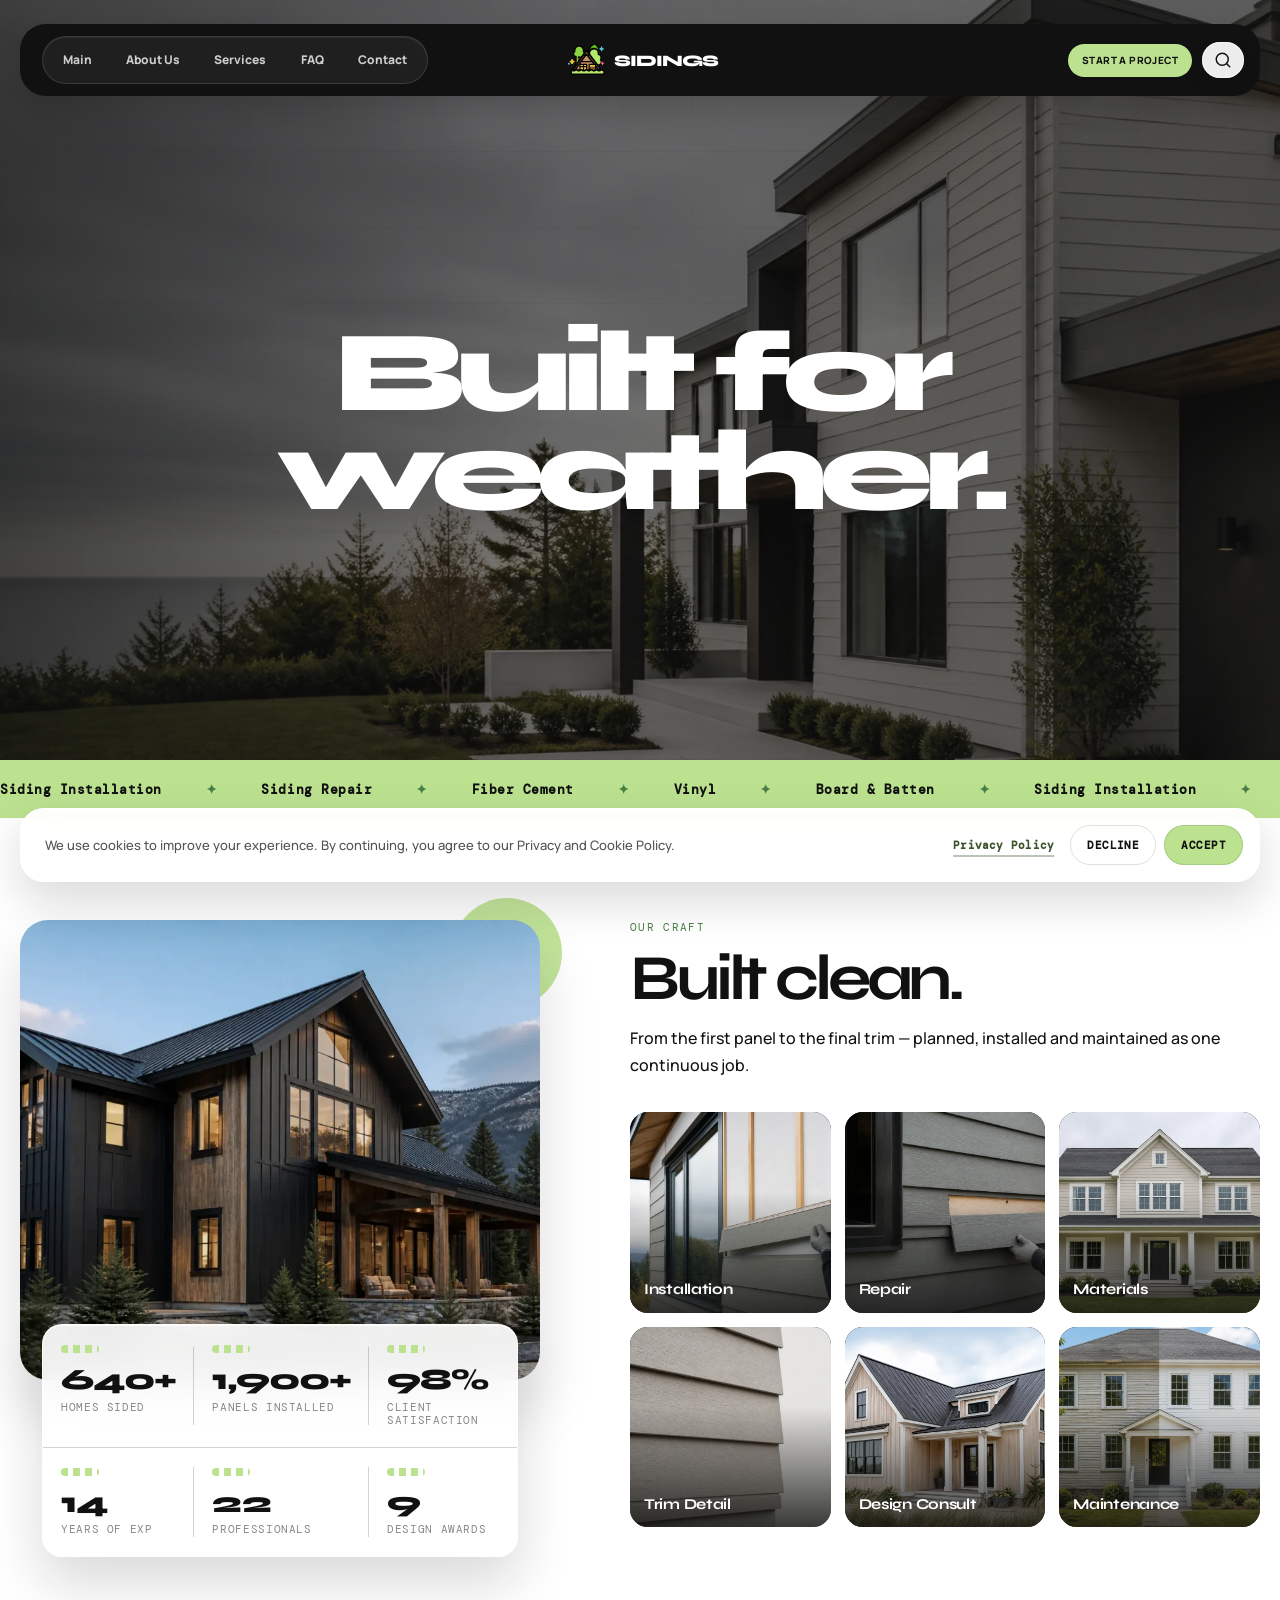
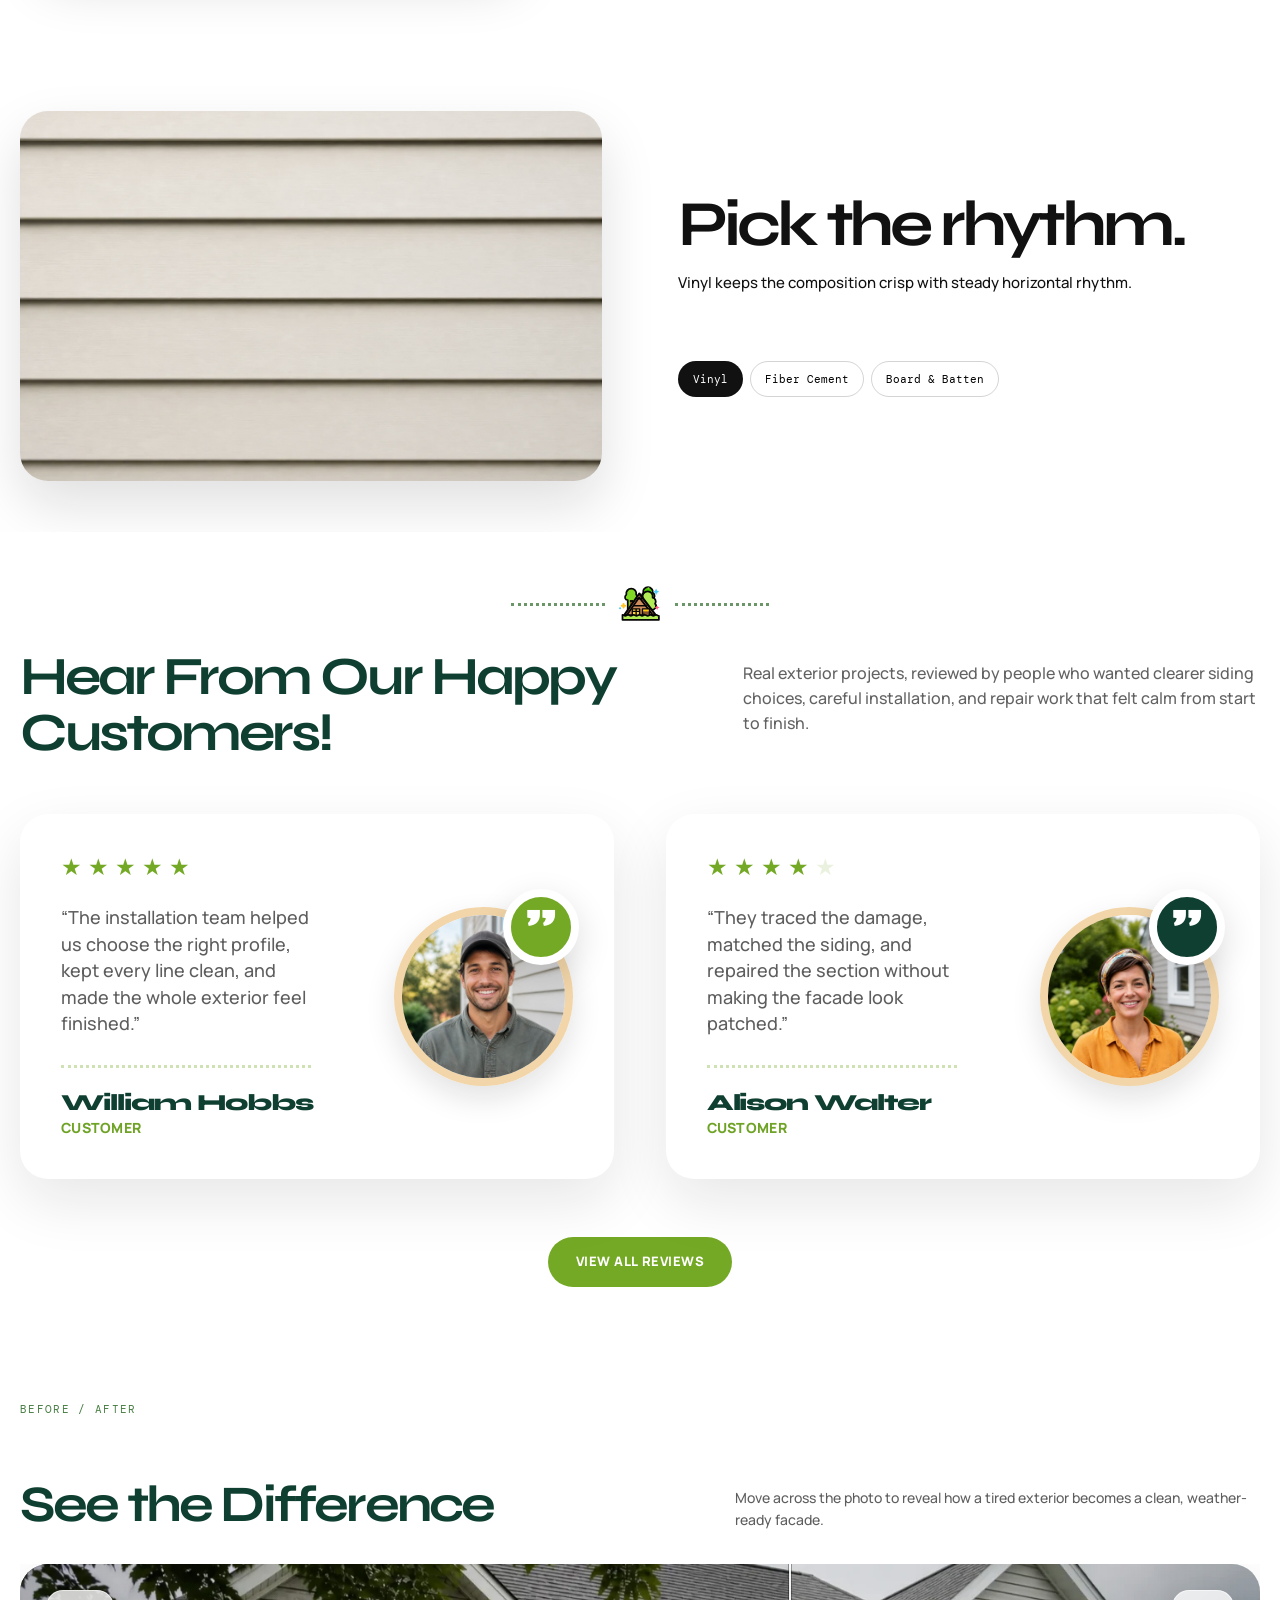
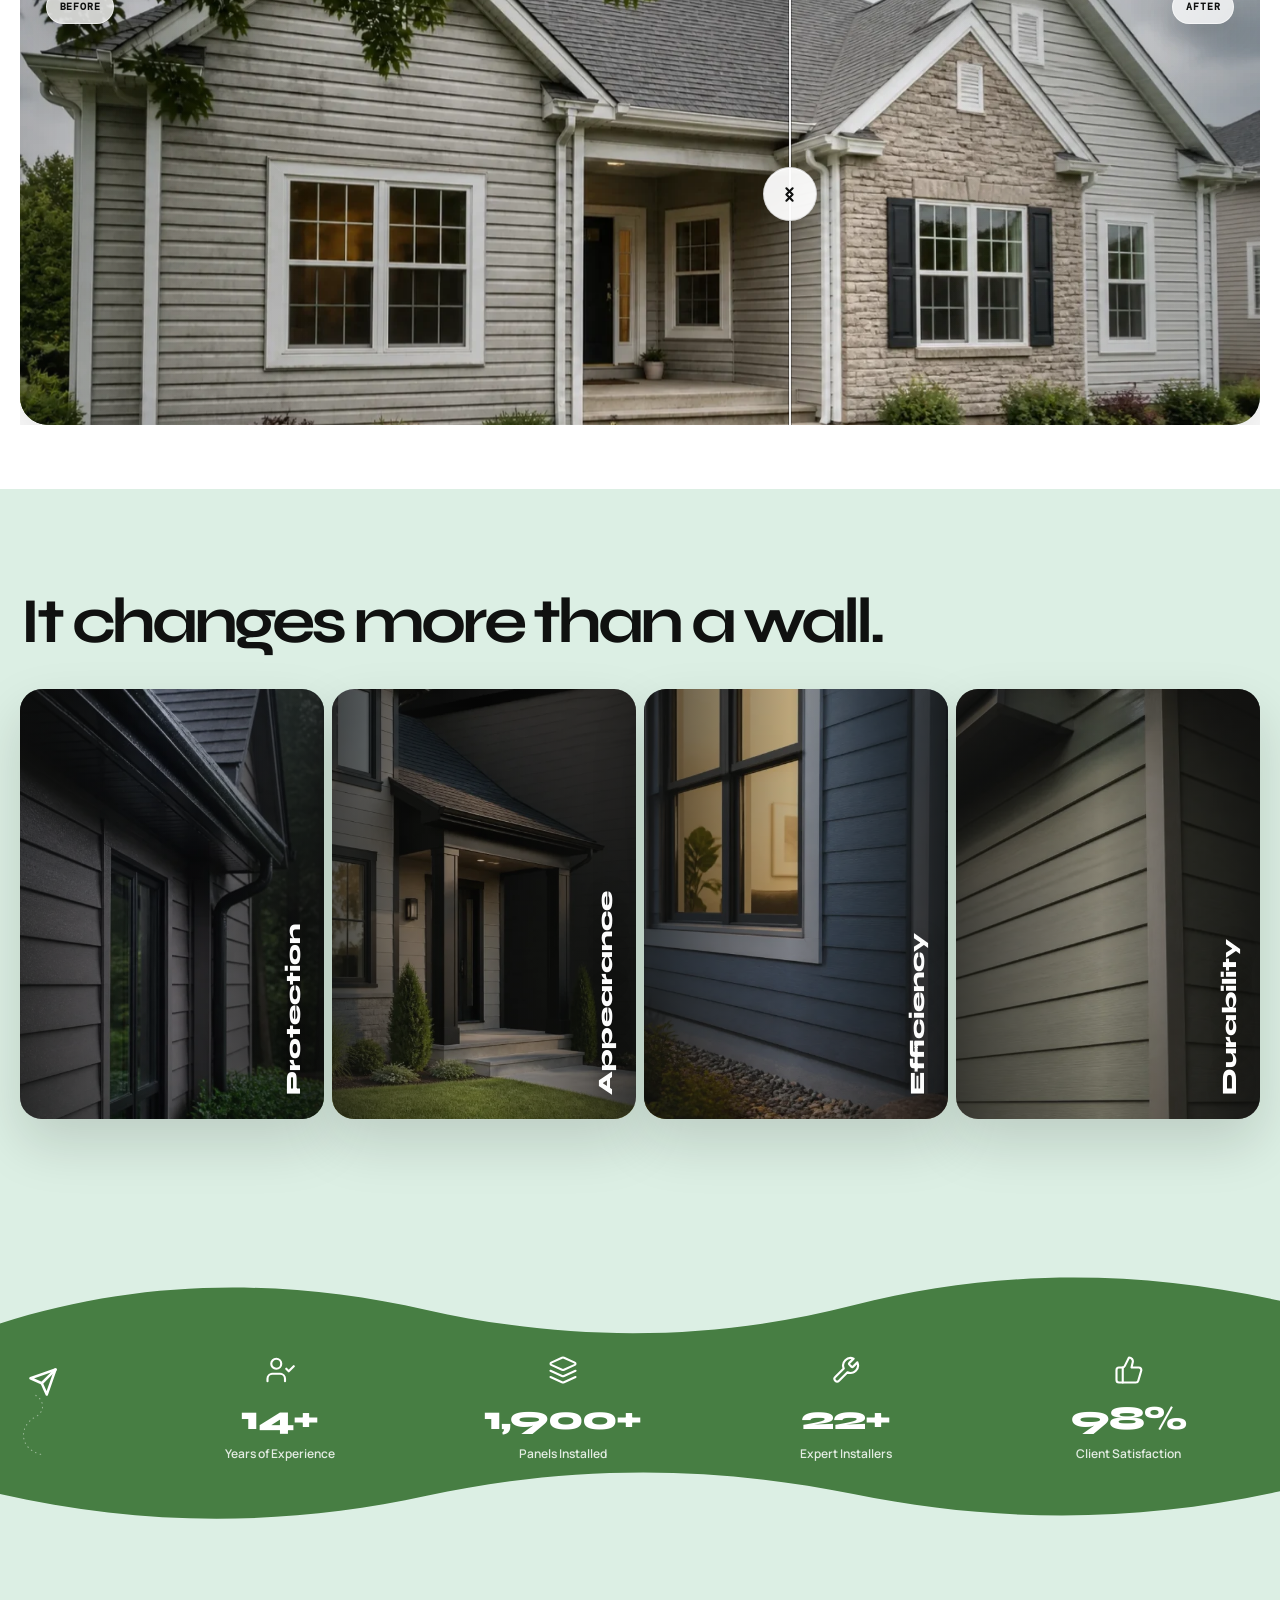
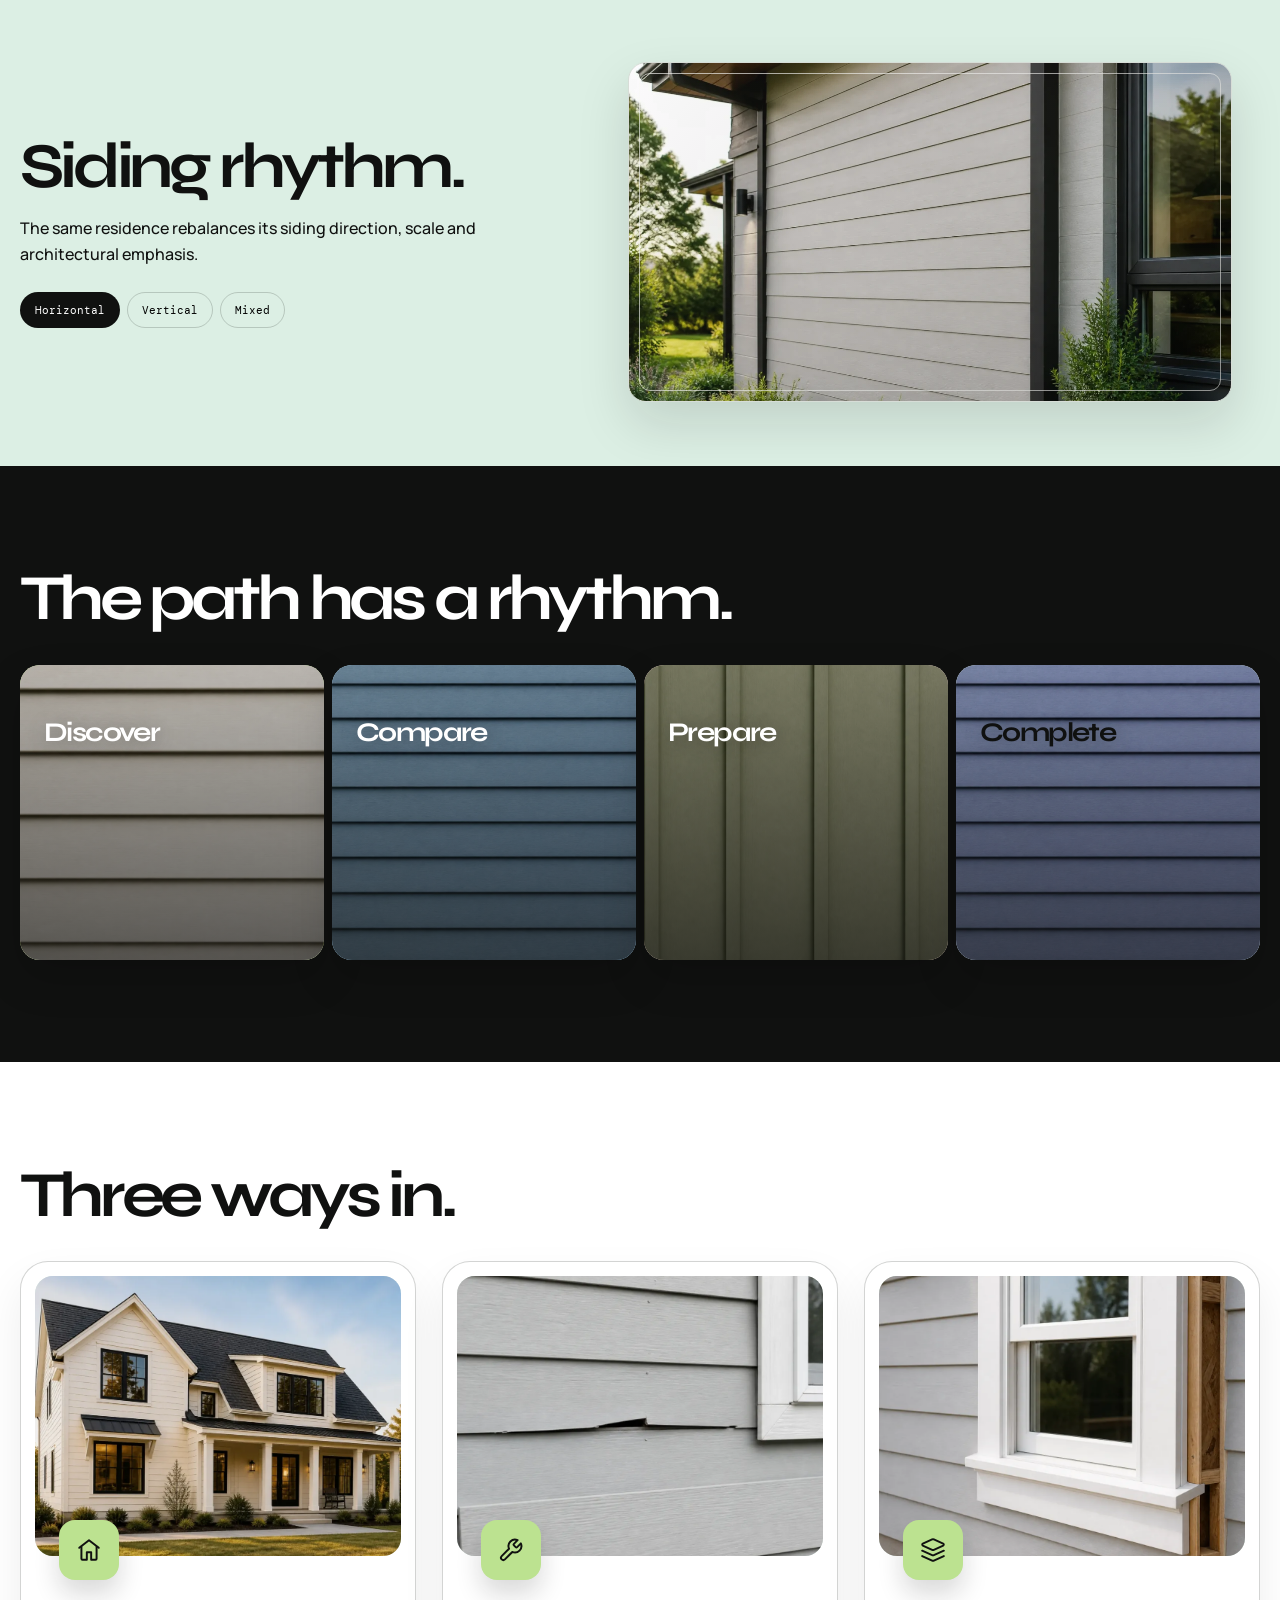
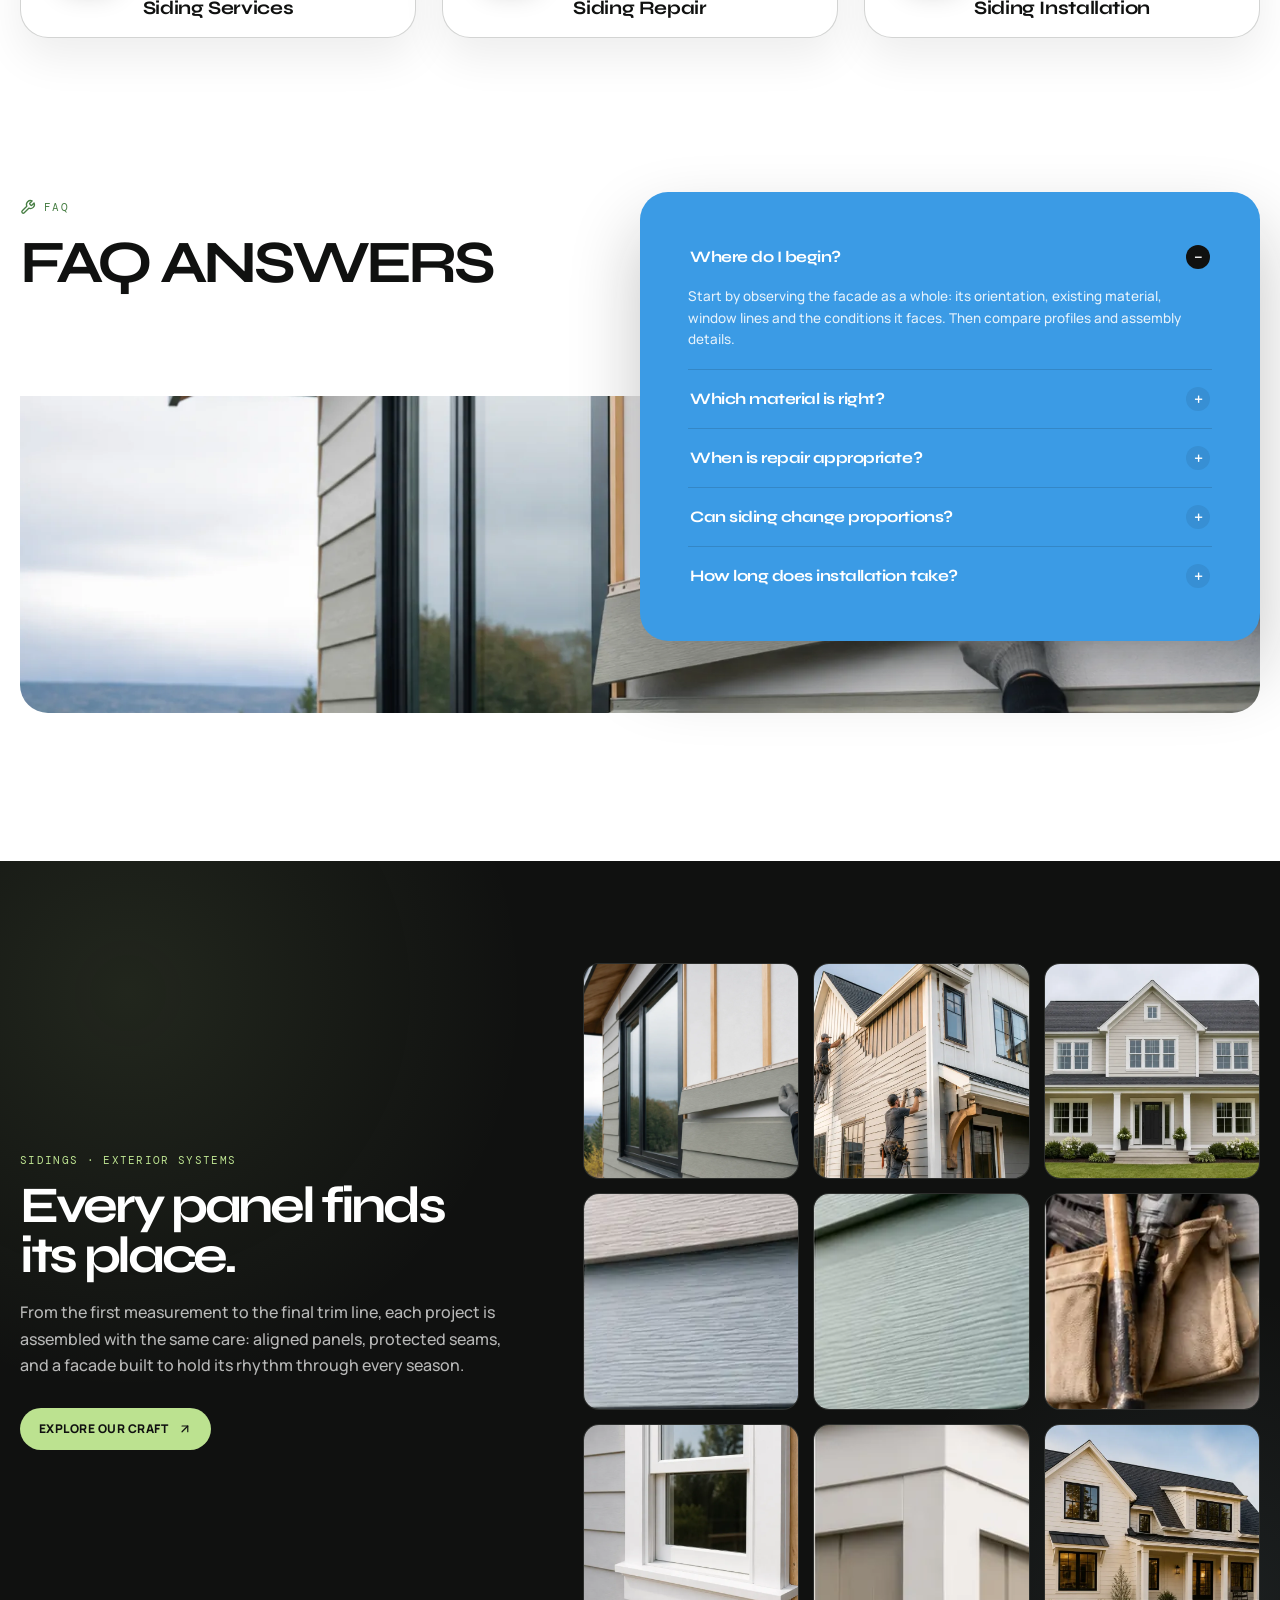
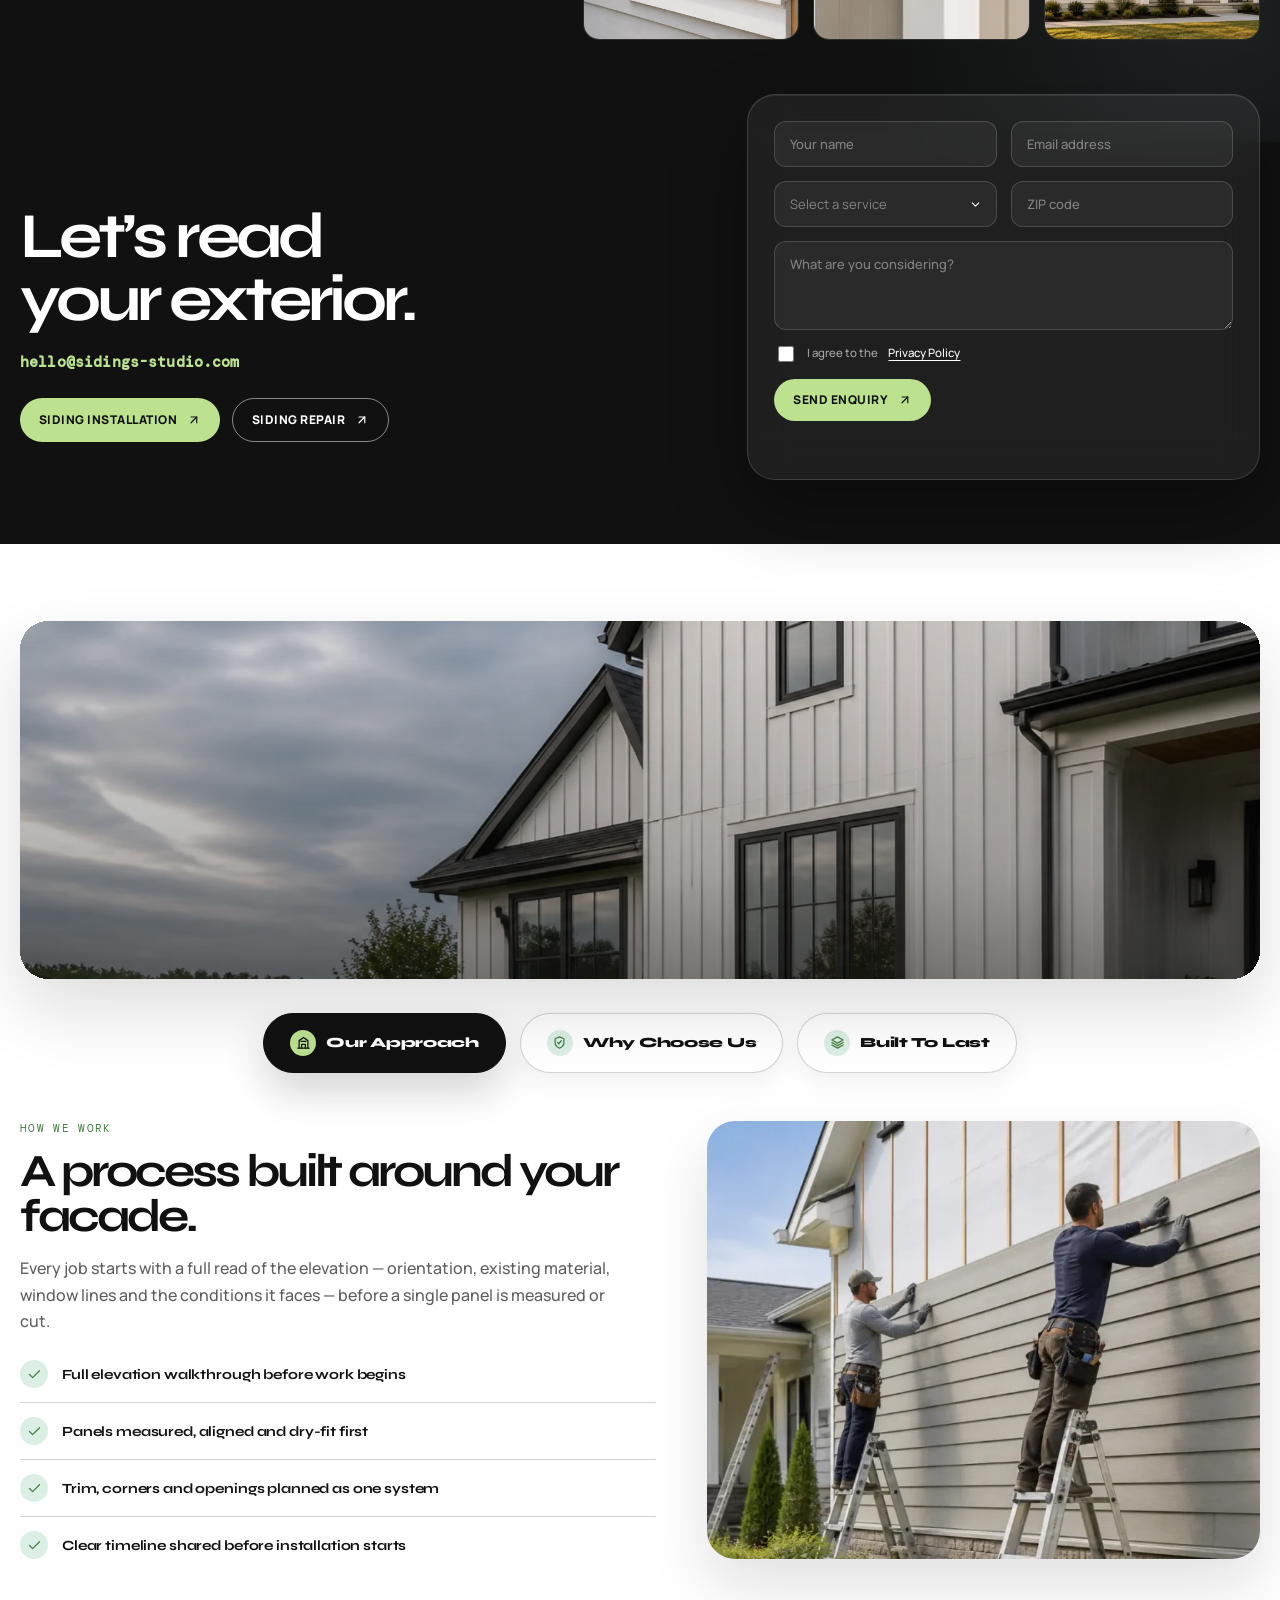
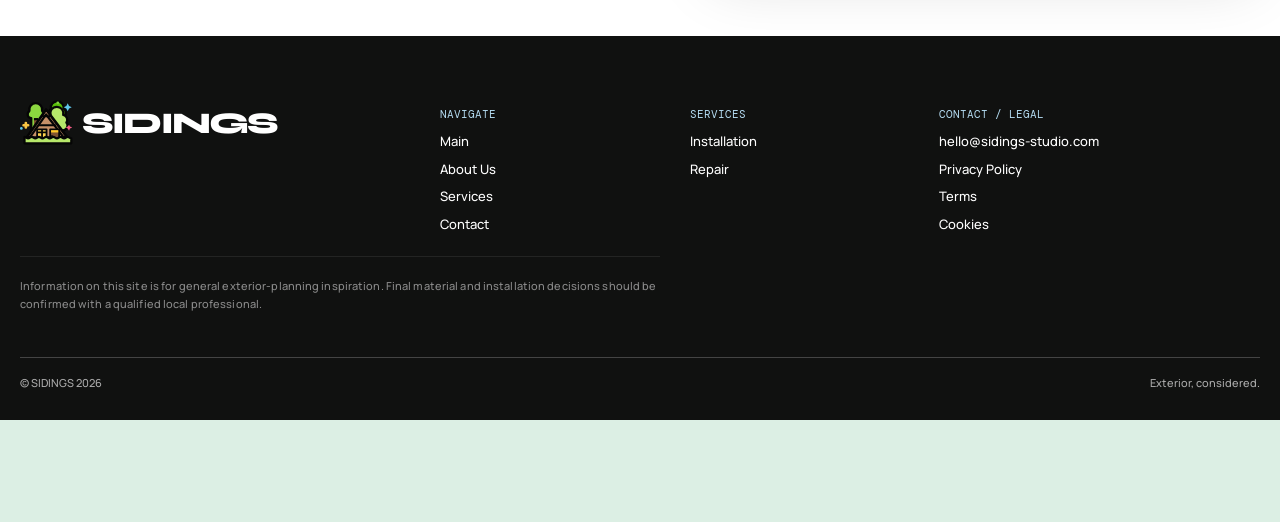
<file: index.html>
<!doctype html>
<html lang="en">

<head>
    <meta charset="utf-8">
    <meta name="viewport" content="width=device-width,initial-scale=1">
    <meta name="description" content="A considered guide to siding installation and repair.">
    <link rel="icon" data-favicon>
    <link rel="preconnect" href="https://fonts.googleapis.com">
    <link rel="preconnect" href="https://fonts.gstatic.com" crossorigin>
    <link rel="stylesheet"
        href="https://fonts.googleapis.com/css2?family=DM+Mono&family=Manrope:wght@500;700;800&family=Syne:wght@600;700;800&display=swap">
    <link rel="stylesheet" href="assets/css/global.css">
    <link rel="stylesheet" href="assets/css/index.css"><noscript>
        <style>
            .rhythm-facade {
                background-image: url("assets/images/rhythm/horizontal.webp")
            }
        </style>
    </noscript>
    <script defer src="config/config.js"></script>
    <script defer src="assets/js/global.js"></script>
    <script defer src="assets/js/index.js"></script>
    <script defer src="assets/js/service.js?v=insights-parallax"></script>
    <title>Home</title>
</head>

<body data-page-title="Home">
    <header class="site-header">
        <div class="container">
            <div class="header-wrap">
                <nav class="nav"><a href="#main">Main</a><a href="#about">About Us</a>
                    <div class="dropdown"><button class="drop-trigger" type="button">Services</button>
                        <div class="drop-menu"><a href="installation.html">Siding Installation</a><a
                                href="repair.html">Siding Repair</a></div>
                    </div><a href="#faq">FAQ</a><a href="#contact">Contact</a>
                </nav><a class="brand" href="index.html"><img data-logo width="38"
                        height="38" alt=""><span data-company></span></a>
                <div class="header-actions"><a class="pill header-cta" href="#contact">Start a project</a><button
                        class="search" type="button" aria-label="Search">⌕</button><button class="mobile-toggle"
                        type="button" aria-label="Menu">☰</button></div>
            </div>
        </div>
    </header>
    <main id="main">
        <section class="hero home-hero">
            <div class="billboard" aria-hidden="true"
                data-future-images="assets/images/hero/home-siding-01.webp,assets/images/hero/home-siding-02.webp,assets/images/hero/home-siding-03.webp">
                <div class="strip"></div>
                <div class="strip"></div>
                <div class="strip"></div>
                <div class="strip"></div>
                <div class="strip"></div>
                <div class="strip"></div>
                <div class="strip"></div>
                <div class="strip"></div>
                <div class="strip"></div>
                <div class="strip"></div>
            </div>
            <h1><span>Built for</span><br><span>weather.</span></h1>
        </section>
        <div class="marquee" id="about" aria-label="Services">
            <div class="marquee-track">
                <div class="marquee-group"><span>Siding Installation</span><i>✦</i><span>Siding
                        Repair</span><i>✦</i><span>Fiber Cement</span><i>✦</i><span>Vinyl</span><i>✦</i><span>Board
                        &amp; Batten</span><i>✦</i></div>
            </div>
        </div>
        <section class="section white craft-section" id="craft">
            <div class="container craft-grid">
                <div class="craft-visual">
                    <div class="craft-photo" data-bg="assets/images/showcase/mountain-lodge.webp" aria-hidden="true">
                    </div>
                    <div class="craft-stats">
                        <div class="craft-stat"><strong>640+</strong><span>Homes Sided</span></div>
                        <div class="craft-stat"><strong>1,900+</strong><span>Panels Installed</span></div>
                        <div class="craft-stat"><strong>98%</strong><span>Client Satisfaction</span></div>
                        <div class="craft-stat"><strong>14</strong><span>Years of Exp</span></div>
                        <div class="craft-stat"><strong>22</strong><span>Professionals</span></div>
                        <div class="craft-stat"><strong>9</strong><span>Design Awards</span></div>
                    </div>
                </div>
                <div class="craft-content">
                    <p class="kicker">Our Craft</p>
                    <h2 class="title">Built clean.</h2>
                    <p class="copy">From the first panel to the final trim — planned, installed and maintained as one
                        continuous job.</p>
                    <div class="craft-grid-cards"><a class="craft-card" href="installation.html"
                            data-bg="assets/images/hero/installation-hero.webp"><span class="craft-card-media"
                                aria-hidden="true"></span><span class="craft-card-overlay"
                                aria-hidden="true"></span><span class="craft-card-label">Installation</span></a><a
                            class="craft-card" href="repair.html" data-bg="assets/images/hero/repair-hero.webp"><span
                                class="craft-card-media" aria-hidden="true"></span><span class="craft-card-overlay"
                                aria-hidden="true"></span><span class="craft-card-label">Repair</span></a><a
                            class="craft-card" href="#materials"
                            data-bg="assets/images/installation/facade-zoning.webp"><span class="craft-card-media"
                                aria-hidden="true"></span><span class="craft-card-overlay"
                                aria-hidden="true"></span><span class="craft-card-label">Materials</span></a><a
                            class="craft-card" href="installation.html"
                            data-bg="assets/images/installation/profile-scale.webp"><span class="craft-card-media"
                                aria-hidden="true"></span><span class="craft-card-overlay"
                                aria-hidden="true"></span><span class="craft-card-label">Trim Detail</span></a><a
                            class="craft-card" href="#rhythm"
                            data-bg="assets/images/showcase/coastal-retreat.webp"><span class="craft-card-media"
                                aria-hidden="true"></span><span class="craft-card-overlay"
                                aria-hidden="true"></span><span class="craft-card-label">Design Consult</span></a><a
                            class="craft-card" href="repair.html"
                            data-bg="assets/images/home/before-after-house.webp"><span class="craft-card-media"
                                aria-hidden="true"></span><span class="craft-card-overlay"
                                aria-hidden="true"></span><span class="craft-card-label">Maintenance</span></a></div>
                </div>
            </div>
        </section>
        <section class="section white material-section" id="materials">
            <div class="container material">
                <div class="material-wall" data-material="vinyl"></div>
                <div>
                    <h2 class="title">Pick the rhythm.</h2>
                    <p class="matter-copy">Vinyl keeps the composition crisp with steady horizontal rhythm.</p>
                    <div class="material-controls"><button class="control active" type="button"
                            data-material="vinyl">Vinyl</button><button class="control" type="button"
                            data-material="fiber">Fiber Cement</button><button class="control" type="button"
                            data-material="board">Board &amp; Batten</button></div>
                </div>
            </div>
        </section>
        <section class="section white services-section" id="services">
            <div class="container">
                <div class="services-ornament" aria-hidden="true"><span></span><img data-logo width="42" height="42" loading="lazy" alt=""><span></span></div>
                <div class="services-head">
                    <h2 class="title">Hear From Our Happy<br>Customers!</h2>
                    <p class="copy">Real exterior projects, reviewed by people who wanted clearer siding choices,
                        careful installation, and repair work that felt calm from start to finish.</p>
                </div>
                <div class="service-list">
                    <article class="service-card install">
                        <div class="service-review-copy">
                            <div class="service-stars" aria-label="5 out of 5 stars">
                                <span>★</span><span>★</span><span>★</span><span>★</span><span>★</span></div>
                            <p>“The installation team helped us choose the right profile, kept every line clean, and
                                made the whole exterior feel finished.”</p>
                            <div class="service-divider"></div>
                            <h3>William Hobbs</h3><small>Customer</small>
                        </div>
                        <div class="service-portrait"><img src="assets/images/customers/william-hobbs.webp" width="320"
                                height="320" loading="lazy" alt="William Hobbs smiling beside new home siding"><span
                                class="quote-badge" aria-hidden="true">”</span></div>
                    </article>
                    <article class="service-card repair">
                        <div class="service-review-copy">
                            <div class="service-stars" aria-label="4 out of 5 stars">
                                <span>★</span><span>★</span><span>★</span><span>★</span><span class="muted">★</span>
                            </div>
                            <p>“They traced the damage, matched the siding, and repaired the section without making the
                                facade look patched.”</p>
                            <div class="service-divider"></div>
                            <h3>Alison Walter</h3><small>Customer</small>
                        </div>
                        <div class="service-portrait"><img src="assets/images/customers/alison-walter.webp" width="320"
                                height="320" loading="lazy"
                                alt="Alison Walter smiling beside a finished home exterior"><span class="quote-badge"
                                aria-hidden="true">”</span></div>
                    </article>
                </div><a class="pill services-reviews-link" href="#testimonials">View all reviews</a>
            </div>
        </section>

        <section class="section white before-after-section" id="before-after">
            <div class="container">
                <div class="before-after-head">
                    <p class="kicker">Before / After</p>
                    <h2 class="title">See the Difference</h2>
                    <p class="copy">Move across the photo to reveal how a tired exterior becomes a clean, weather-ready facade.</p>
                </div>
                <div class="before-after" data-before-after style="--before-after-pos:50%">
                    <div class="before-after-media">
                        <img class="before-after-img before-after-after" src="assets/images/before-after/home-after.webp"
                            width="1500" height="845" loading="lazy" alt="Updated home facade after siding renovation">
                        <div class="before-after-before" aria-hidden="true">
                            <img class="before-after-img" src="assets/images/before-after/home-before.webp" width="1500"
                                height="845" loading="lazy" alt="">
                        </div>
                        <span class="before-after-badge badge-before">Before</span>
                        <span class="before-after-badge badge-after">After</span>
                        <div class="before-after-divider" aria-hidden="true"></div>
                        <div class="before-after-handle" role="slider" tabindex="0" aria-label="Home siding before and after reveal"
                            aria-valuemin="3" aria-valuemax="97" aria-valuenow="50">
                            <svg viewBox="0 0 24 24" aria-hidden="true">
                                <path d="m15 18-6-6 6-6"></path>
                                <path d="m9 18 6-6-6-6"></path>
                            </svg>
                        </div>
                    </div>
                </div>
            </div>
        </section>

        <section class="section benefits-section" id="benefits">
            <div class="container">
                <h2 class="title" style="margin-bottom:35px">It changes more than a wall.</h2>
                <div class="expanding-row">
                    <article class="expand-card" data-bg="assets/images/benefits/protection.webp">
                        <h3>Protection</h3>
                        <p>A measured outer layer helps manage the everyday weather story.</p>
                    </article>
                    <article class="expand-card" data-bg="assets/images/benefits/appearance.webp">
                        <h3>Appearance</h3>
                        <p>Lines, reveals and trim turn a plain elevation into a complete one.</p>
                    </article>
                    <article class="expand-card" data-bg="assets/images/benefits/efficiency.webp">
                        <h3>Efficiency</h3>
                        <p>The right assembly supports the comfort of the rooms behind it.</p>
                    </article>
                    <article class="expand-card" data-bg="assets/images/benefits/durability.webp">
                        <h3>Durability</h3>
                        <p>Considered material choices make maintenance less demanding.</p>
                    </article>
                </div>
            </div>
        </section>

                <section class="ripple-section" id="ripple-stats">
                    <div class="ripple-shape" aria-hidden="true"><svg viewBox="0 0 1440 320" preserveAspectRatio="none">
                            <path
                                d="M0,70 C160,20 320,20 480,55 C640,90 800,90 960,50 C1120,10 1280,10 1440,45 L1440,255 C1280,290 1120,290 960,258 C800,226 640,226 480,260 C320,294 160,294 0,258 Z">
                            </path>
                        </svg></div>
                    <div class="container ripple-inner">
                        <div class="ripple-plane" aria-hidden="true"><svg class="plane-trail" viewBox="0 0 120 140">
                                <path d="M50,125 C10,115 8,72 40,55 C62,43 55,18 35,12"></path>
                            </svg><svg class="plane-icon" viewBox="0 0 24 24">
                                <path d="m22 2-7 20-4-9-9-4Z"></path>
                                <path d="M22 2 11 13"></path>
                            </svg></div>
                        <div class="ripple-stats">
                            <div class="ripple-stat"><span class="ripple-icon"><svg viewBox="0 0 24 24">
                                        <path d="M16 21v-2a4 4 0 0 0-4-4H6a4 4 0 0 0-4 4v2"></path>
                                        <circle cx="9" cy="7" r="4"></circle>
                                        <path d="m17 11 2 2 4-4"></path>
                                    </svg></span><strong>14+</strong><span class="ripple-label">Years of Experience</span></div>
                            <div class="ripple-stat"><span class="ripple-icon"><svg viewBox="0 0 24 24">
                                        <path
                                            d="M12.8 2.2a2 2 0 0 0-1.6 0L2.6 6.1a1 1 0 0 0 0 1.8l8.6 3.9a2 2 0 0 0 1.6 0l8.6-3.9a1 1 0 0 0 0-1.8Z">
                                        </path>
                                        <path d="m22 17.6-9.2 4.2a2 2 0 0 1-1.6 0L2 17.6"></path>
                                        <path d="m22 12.6-9.2 4.2a2 2 0 0 1-1.6 0L2 12.6"></path>
                                    </svg></span><strong>1,900+</strong><span class="ripple-label">Panels Installed</span></div>
                            <div class="ripple-stat"><span class="ripple-icon"><svg viewBox="0 0 24 24">
                                        <path
                                            d="M14.7 6.3a1 1 0 0 0 0 1.4l1.6 1.6a1 1 0 0 0 1.4 0l3.4-3.4a6 6 0 0 1-7.9 7.9L6.4 20.6a2.1 2.1 0 0 1-3-3L10.2 10.8a6 6 0 0 1 7.9-7.9z">
                                        </path>
                                    </svg></span><strong>22+</strong><span class="ripple-label">Expert Installers</span></div>
                            <div class="ripple-stat"><span class="ripple-icon"><svg viewBox="0 0 24 24">
                                        <path d="M7 10v12"></path>
                                        <path
                                            d="M15 5.88 14 10h5.83a2 2 0 0 1 1.92 2.56l-2.33 8A2 2 0 0 1 17.5 22H4a2 2 0 0 1-2-2v-8a2 2 0 0 1 2-2h2.76a2 2 0 0 0 1.79-1.11L12 2h0a3.13 3.13 0 0 1 3 3.88Z">
                                        </path>
                                    </svg></span><strong>98%</strong><span class="ripple-label">Client Satisfaction</span></div>
                        </div>
                    </div>
                </section>
        <section class="section rhythm-section" id="rhythm">
            <div class="container rhythm">
                <div class="rhythm-copy">
                    <h2 class="title">Siding rhythm.</h2>
                    <p class="copy">The same residence rebalances its siding direction, scale and architectural
                        emphasis.</p>
                    <div class="material-controls"><button class="control active" type="button"
                            data-rhythm="horizontal">Horizontal</button><button class="control" type="button"
                            data-rhythm="vertical">Vertical</button><button class="control" type="button"
                            data-rhythm="mixed">Mixed</button></div>
                </div>
                <div class="rhythm-facade" data-rhythm="horizontal"></div>
            </div>
        </section>
        <section class="section ink process-section" id="process">
            <div class="container">
                <h2 class="title" style="margin-bottom:34px">The path has a rhythm.</h2>
                <div class="process-row">
                    <article class="process-stage">
                        <h3>Discover</h3>
                        <p>Read the home and the role its exterior needs to play.</p>
                    </article>
                    <article class="process-stage">
                        <h3>Compare</h3>
                        <p>See material choices as part of one composition.</p>
                    </article>
                    <article class="process-stage">
                        <h3>Prepare</h3>
                        <p>Set the assembly and details in a clear order.</p>
                    </article>
                    <article class="process-stage">
                        <h3>Complete</h3>
                        <p>Bring the facade back to its quiet, finished state.</p>
                    </article>
                </div>
            </div>
        </section>
        <section class="section white highlights-section" id="testimonials">
            <div class="container">
                <h2 class="title" style="margin-bottom:34px">Three ways in.</h2>
                <div class="highlight-grid">
                    <article class="highlight-card">
                        <div class="highlight-photo" data-bg="assets/images/showcase/modern-farmhouse.webp">
                            <div class="highlight-clip"><span class="highlight-media" aria-hidden="true"></span>
                                <div class="highlight-overlay">
                                    <p>A calm, considered approach — from first consultation to the final walk-through.
                                    </p><a class="highlight-cta" href="#craft">Read More</a>
                                </div>
                            </div><span class="highlight-icon" aria-hidden="true"><svg viewBox="0 0 24 24">
                                    <path d="m3 10 9-7 9 7"></path>
                                    <path d="M5 9v11a1 1 0 0 0 1 1h4v-7h4v7h4a1 1 0 0 0 1-1V9"></path>
                                </svg></span>
                        </div>
                        <h3 class="highlight-title">Siding Services</h3>
                    </article>
                    <article class="highlight-card">
                        <div class="highlight-photo" data-bg="assets/images/home/damage-repair.webp">
                            <div class="highlight-clip"><span class="highlight-media" aria-hidden="true"></span>
                                <div class="highlight-overlay">
                                    <p>We trace the damage, match the profile, and repair the section so the facade
                                        reads as one surface again.</p><a class="highlight-cta" href="repair.html">Read
                                        More</a>
                                </div>
                            </div><span class="highlight-icon" aria-hidden="true"><svg viewBox="0 0 24 24">
                                    <path
                                        d="M14.7 6.3a1 1 0 0 0 0 1.4l1.6 1.6a1 1 0 0 0 1.4 0l3.4-3.4a6 6 0 0 1-7.9 7.9L6.4 20.6a2.1 2.1 0 0 1-3-3L10.2 10.8a6 6 0 0 1 7.9-7.9z">
                                    </path>
                                </svg></span>
                        </div>
                        <h3 class="highlight-title">Siding Repair</h3>
                    </article>
                    <article class="highlight-card">
                        <div class="highlight-photo" data-bg="assets/images/installation/trim-composer.webp">
                            <div class="highlight-clip"><span class="highlight-media" aria-hidden="true"></span>
                                <div class="highlight-overlay">
                                    <p>We set every panel, seam and reveal in careful alignment for a finished,
                                        weather-ready wall.</p><a class="highlight-cta" href="installation.html">Read
                                        More</a>
                                </div>
                            </div><span class="highlight-icon" aria-hidden="true"><svg viewBox="0 0 24 24">
                                    <path
                                        d="M12.8 2.2a2 2 0 0 0-1.6 0L2.6 6.1a1 1 0 0 0 0 1.8l8.6 3.9a2 2 0 0 0 1.6 0l8.6-3.9a1 1 0 0 0 0-1.8Z">
                                    </path>
                                    <path d="m22 17.6-9.2 4.2a2 2 0 0 1-1.6 0L2 17.6"></path>
                                    <path d="m22 12.6-9.2 4.2a2 2 0 0 1-1.6 0L2 12.6"></path>
                                </svg></span>
                        </div>
                        <h3 class="highlight-title">Siding Installation</h3>
                    </article>
                </div>
            </div>
        </section>
        <section class="section faq-section" id="faq">
            <div class="faq-photo" data-bg="assets/images/hero/installation-hero.webp" aria-hidden="true"></div>
            <div class="faq-mask" aria-hidden="true"></div>
            <div class="container faq-inner">
                <div class="faq-head">
                    <p class="kicker faq-kicker"><svg viewBox="0 0 24 24" aria-hidden="true">
                            <path
                                d="M14.7 6.3a1 1 0 0 0 0 1.4l1.6 1.6a1 1 0 0 0 1.4 0l3.4-3.4a6 6 0 0 1-7.9 7.9L6.4 20.6a2.1 2.1 0 0 1-3-3L10.2 10.8a6 6 0 0 1 7.9-7.9z">
                            </path>
                        </svg>FAQ</p>
                    <h2 class="title">FAQ Answers</h2>
                </div>
                <div class="faq-panel">
                    <article class="faq-item open"><button class="faq-question" type="button">Where do I begin?
                            <span>−</span></button>
                        <div class="faq-answer">
                            <p>Start by observing the facade as a whole: its orientation, existing material, window
                                lines and the conditions it faces. Then compare profiles and assembly details.</p>
                        </div>
                    </article>
                    <article class="faq-item"><button class="faq-question" type="button">Which material is right?
                            <span>+</span></button>
                        <div class="faq-answer">
                            <p>The best fit depends on climate, maintenance expectations, desired texture and the
                                architectural character you want to preserve or introduce.</p>
                        </div>
                    </article>
                    <article class="faq-item"><button class="faq-question" type="button">When is repair appropriate?
                            <span>+</span></button>
                        <div class="faq-answer">
                            <p>Local damage can often be assessed and repaired when the surrounding assembly is sound.
                                Widespread symptoms usually deserve a broader investigation.</p>
                        </div>
                    </article>
                    <article class="faq-item"><button class="faq-question" type="button">Can siding change proportions?
                            <span>+</span></button>
                        <div class="faq-answer">
                            <p>Yes. The direction, width and reveal of each panel materially affect how broad, tall,
                                quiet or detailed an elevation appears.</p>
                        </div>
                    </article>
                    <article class="faq-item"><button class="faq-question" type="button">How long does installation
                            take? <span>+</span></button>
                        <div class="faq-answer">
                            <p>Most timelines depend on home size, existing siding removal, weather, and detail work
                                around openings, trim, and corners.</p>
                        </div>
                    </article>
                </div>
            </div>
        </section>
        <section class="section ink mosaic-section" id="mosaic">
            <div class="container mosaic-layout">
                <div class="mosaic-visual">
                    <div class="mosaic-tiles" aria-hidden="true">
                        <div class="mosaic-tile" data-bg="assets/images/hero/installation-hero.webp"><span
                                class="mosaic-tile-media"></span></div>
                        <div class="mosaic-tile"
                            data-bg="assets/images/service-gallery/installation-installation.webp"><span
                                class="mosaic-tile-media"></span></div>
                        <div class="mosaic-tile" data-bg="assets/images/installation/facade-zoning.webp"><span
                                class="mosaic-tile-media"></span></div>
                        <div class="mosaic-tile" data-bg="assets/images/service-gallery/installation-materials.webp">
                            <span class="mosaic-tile-media"></span></div>
                        <div class="mosaic-tile" data-bg="assets/images/service-gallery/installation-texture.webp">
                            <span class="mosaic-tile-media"></span></div>
                        <div class="mosaic-tile" data-bg="assets/images/service-gallery/installation-tools.webp">
                            <span class="mosaic-tile-media"></span></div>
                        <div class="mosaic-tile" data-bg="assets/images/installation/trim-composer.webp"><span
                                class="mosaic-tile-media"></span></div>
                        <div class="mosaic-tile" data-bg="assets/images/service-gallery/installation-trim.webp"><span
                                class="mosaic-tile-media"></span></div>
                        <div class="mosaic-tile" data-bg="assets/images/showcase/modern-farmhouse.webp"><span
                                class="mosaic-tile-media"></span></div>
                    </div>
                </div>
                <div class="mosaic-content">
                    <p class="kicker" data-config-template="{companyName} · Exterior Systems"></p>
                    <h2 class="title">Every panel finds its place.</h2>
                    <p class="copy">From the first measurement to the final trim line, each project is assembled with
                        the same care: aligned panels, protected seams, and a facade built to hold its rhythm through
                        every season.</p><a class="pill mosaic-cta" href="#craft">Explore Our Craft <svg
                            class="icon-arrow-up-right" viewBox="0 0 24 24" aria-hidden="true">
                            <path d="M7 7h10v10"></path>
                            <path d="M7 17 17 7"></path>
                        </svg></a>
                </div>
            </div>
        </section>
        <section class="section ink contact-section" id="contact">
            <div class="container contact-grid">
                <div class="contact-intro">
                    <h2 class="title">Let’s read<br>your exterior.</h2><a class="contact-email" data-email></a>
                    <div class="contact-actions"><a class="pill" href="installation.html">Siding Installation <svg
                                class="icon-arrow-up-right" viewBox="0 0 24 24" aria-hidden="true">
                                <path d="M7 7h10v10"></path>
                                <path d="M7 17 17 7"></path>
                            </svg></a><a class="pill ghost" href="repair.html">Siding Repair <svg
                                class="icon-arrow-up-right" viewBox="0 0 24 24" aria-hidden="true">
                                <path d="M7 7h10v10"></path>
                                <path d="M7 17 17 7"></path>
                            </svg></a></div>
                </div>
                <form class="contact-form" action="send.php" method="post"><input name="name" required
                        placeholder="Your name" aria-label="Your name"><input name="email" required type="email"
                        placeholder="Email address" aria-label="Email address"><select name="service" required
                        aria-label="Select a service">
                        <option value="" disabled selected hidden>Select a service</option>
                        <option value="Siding Installation">Siding Installation</option>
                        <option value="Siding Repair">Siding Repair</option>
                        <option value="Not sure yet">Not sure yet</option>
                    </select><input name="zip" required placeholder="ZIP code" aria-label="ZIP code" inputmode="numeric"
                        maxlength="10"><textarea name="message" rows="3" placeholder="What are you considering?"
                        aria-label="What are you considering?"></textarea><label class="contact-policy"><input
                            type="checkbox" name="policy" required> I agree to the <a href="privacy-policy.html">Privacy
                            Policy</a></label><button class="pill" type="submit">Send enquiry <svg
                            class="icon-arrow-up-right" viewBox="0 0 24 24" aria-hidden="true">
                            <path d="M7 7h10v10"></path>
                            <path d="M7 17 17 7"></path>
                        </svg></button>
                    <div class="form-result" aria-live="polite"></div>
                </form>
            </div>
        </section>
        <section class="section white approach-section" id="approach">
            <div class="container">
                <div class="approach-parallax"><img class="approach-parallax-img" data-parallax-image
                        src="assets/images/hero/home-siding-03.webp"
                        alt="Modern home exterior finished with clean horizontal siding" loading="lazy" width="1920"
                        height="1280"><span class="approach-parallax-overlay" aria-hidden="true"></span></div>
                <div class="approach-tabs" role="tablist" data-config-aria-template="Why homeowners choose {companyName}">
                    <button class="approach-tab is-active" type="button" role="tab" id="approach-tab-craft"
                        aria-selected="true" aria-controls="approach-panel" data-tab="craft"><span
                            class="approach-tab-icon" aria-hidden="true"><svg viewBox="0 0 24 24">
                                <path d="M3 21h18"></path>
                                <path d="M5 21V9l7-5 7 5v12"></path>
                                <path d="M9 21v-6h6v6"></path>
                                <path d="M8 10h8"></path>
                            </svg></span>Our Approach</button>
                    <button class="approach-tab" type="button" role="tab" id="approach-tab-choose"
                        aria-selected="false" aria-controls="approach-panel" tabindex="-1" data-tab="choose"><span
                            class="approach-tab-icon" aria-hidden="true"><svg viewBox="0 0 24 24">
                                <path d="M12 3 5 6v6c0 4.5 2.9 7.4 7 9 4.1-1.6 7-4.5 7-9V6l-7-3Z"></path>
                                <path d="m9 12 2 2 4-5"></path>
                            </svg></span>Why Choose Us</button>
                    <button class="approach-tab" type="button" role="tab" id="approach-tab-last" aria-selected="false"
                        aria-controls="approach-panel" tabindex="-1" data-tab="last"><span class="approach-tab-icon"
                            aria-hidden="true"><svg viewBox="0 0 24 24">
                                <path d="M12 3 3 8l9 5 9-5-9-5Z"></path>
                                <path d="m3 12 9 5 9-5"></path>
                                <path d="m3 16 9 5 9-5"></path>
                            </svg></span>Built To Last</button>
                </div>
                <div class="approach-panels">
                    <div class="approach-copy" id="approach-panel" role="tabpanel"
                        aria-labelledby="approach-tab-craft">
                        <p class="kicker">How We Work</p>
                        <h2 class="title">A process built around your facade.</h2>
                        <p class="copy">Every job starts with a full read of the elevation — orientation, existing
                            material, window lines and the conditions it faces — before a single panel is measured or
                            cut.</p>
                        <ul class="approach-list">
                            <li><span class="approach-list-icon" aria-hidden="true"><svg viewBox="0 0 24 24">
                                        <path d="M20 6 9 17l-5-5"></path>
                                    </svg></span>Full elevation walkthrough before work begins</li>
                            <li><span class="approach-list-icon" aria-hidden="true"><svg viewBox="0 0 24 24">
                                        <path d="M20 6 9 17l-5-5"></path>
                                    </svg></span>Panels measured, aligned and dry-fit first</li>
                            <li><span class="approach-list-icon" aria-hidden="true"><svg viewBox="0 0 24 24">
                                        <path d="M20 6 9 17l-5-5"></path>
                                    </svg></span>Trim, corners and openings planned as one system</li>
                            <li><span class="approach-list-icon" aria-hidden="true"><svg viewBox="0 0 24 24">
                                        <path d="M20 6 9 17l-5-5"></path>
                                    </svg></span>Clear timeline shared before installation starts</li>
                        </ul>
                    </div>
                    <div class="approach-media"><img
                            src="assets/images/service-insights/installation-panel-install.webp"
                            alt="Installers aligning new siding panels on a modern home exterior" loading="lazy"
                            width="1600" height="700"></div>
                </div>
                <div class="approach-source" hidden>
                    <template data-approach-source="choose">
                        <div data-copy>
                            <p class="kicker" data-config-template="Why {companyName}"></p>
                            <h2 class="title">Craft you can see, protection you can trust.</h2>
                            <p class="copy">Licensed installers, weather-tested materials and a workmanship guarantee
                                back every project — so the finish looks calm today and holds up through every
                                season.</p>
                            <ul class="approach-list">
                                <li><span class="approach-list-icon" aria-hidden="true"><svg viewBox="0 0 24 24">
                                            <path d="M20 6 9 17l-5-5"></path>
                                        </svg></span>Licensed, insured installation crews</li>
                                <li><span class="approach-list-icon" aria-hidden="true"><svg viewBox="0 0 24 24">
                                            <path d="M20 6 9 17l-5-5"></path>
                                        </svg></span>Materials matched to your climate and budget</li>
                                <li><span class="approach-list-icon" aria-hidden="true"><svg viewBox="0 0 24 24">
                                            <path d="M20 6 9 17l-5-5"></path>
                                        </svg></span>Workmanship backed by a written guarantee</li>
                                <li><span class="approach-list-icon" aria-hidden="true"><svg viewBox="0 0 24 24">
                                            <path d="M20 6 9 17l-5-5"></path>
                                        </svg></span>Clean job sites, respected timelines</li>
                            </ul>
                        </div>
                        <div data-media><img src="assets/images/service-insights/repair-finish-protection.webp"
                                alt="Finished siding repair with clean trim and protected exterior corner"
                                loading="lazy" width="1600" height="700"></div>
                    </template>
                    <template data-approach-source="last">
                        <div data-copy>
                            <p class="kicker">Long-Term Performance</p>
                            <h2 class="title">Panels chosen to outlast the season.</h2>
                            <p class="copy">From reveal width to fastening depth, every detail is set for durability —
                                so the facade keeps its rhythm, sheds weather cleanly and needs less upkeep over
                                time.</p>
                            <ul class="approach-list">
                                <li><span class="approach-list-icon" aria-hidden="true"><svg viewBox="0 0 24 24">
                                            <path d="M20 6 9 17l-5-5"></path>
                                        </svg></span>Profiles selected for climate and exposure</li>
                                <li><span class="approach-list-icon" aria-hidden="true"><svg viewBox="0 0 24 24">
                                            <path d="M20 6 9 17l-5-5"></path>
                                        </svg></span>Flashing and overlaps detailed for drainage</li>
                                <li><span class="approach-list-icon" aria-hidden="true"><svg viewBox="0 0 24 24">
                                            <path d="M20 6 9 17l-5-5"></path>
                                        </svg></span>Fasteners set for long-term panel stability</li>
                                <li><span class="approach-list-icon" aria-hidden="true"><svg viewBox="0 0 24 24">
                                            <path d="M20 6 9 17l-5-5"></path>
                                        </svg></span>Low-maintenance finishes that hold their color</li>
                            </ul>
                        </div>
                        <div data-media><img src="assets/images/service-insights/installation-material-guide.webp"
                                alt="Siding profiles, trim samples and measuring tools beside an exterior wall"
                                loading="lazy" width="1600" height="876"></div>
                    </template>
                </div>
            </div>
        </section>
    </main>
    <footer class="site-footer">
        <div class="container">
            <div class="foot-grid">
                <div><a class="brand" href="index.html"><img data-logo width="38"
                            height="38" loading="lazy" alt=""><span data-company></span></a></div>
                <div>
                    <p class="footer-label">Navigate</p>
                    <nav class="footer-nav"><a href="#main">Main</a><a href="#about">About Us</a><a
                            href="#services">Services</a><a href="#contact">Contact</a></nav>
                </div>
                <div>
                    <p class="footer-label">Services</p>
                    <nav class="footer-nav"><a href="installation.html">Installation</a><a href="repair.html">Repair</a>
                    </nav>
                </div>
                <div>
                    <p class="footer-label">Contact / Legal</p>
                    <nav class="footer-nav"><a data-email></a><a href="privacy-policy.html">Privacy Policy</a><a
                            href="terms.html">Terms</a><a href="cookies.html">Cookies</a></nav>
                </div>
            </div>
            <p class="disclaimer" data-disclaimer></p>
            <div class="foot-bottom"><span>© <span data-company></span> 2026</span><span>Exterior,
                    considered.</span></div>
        </div>
    </footer>
</body>

</html>
</file>
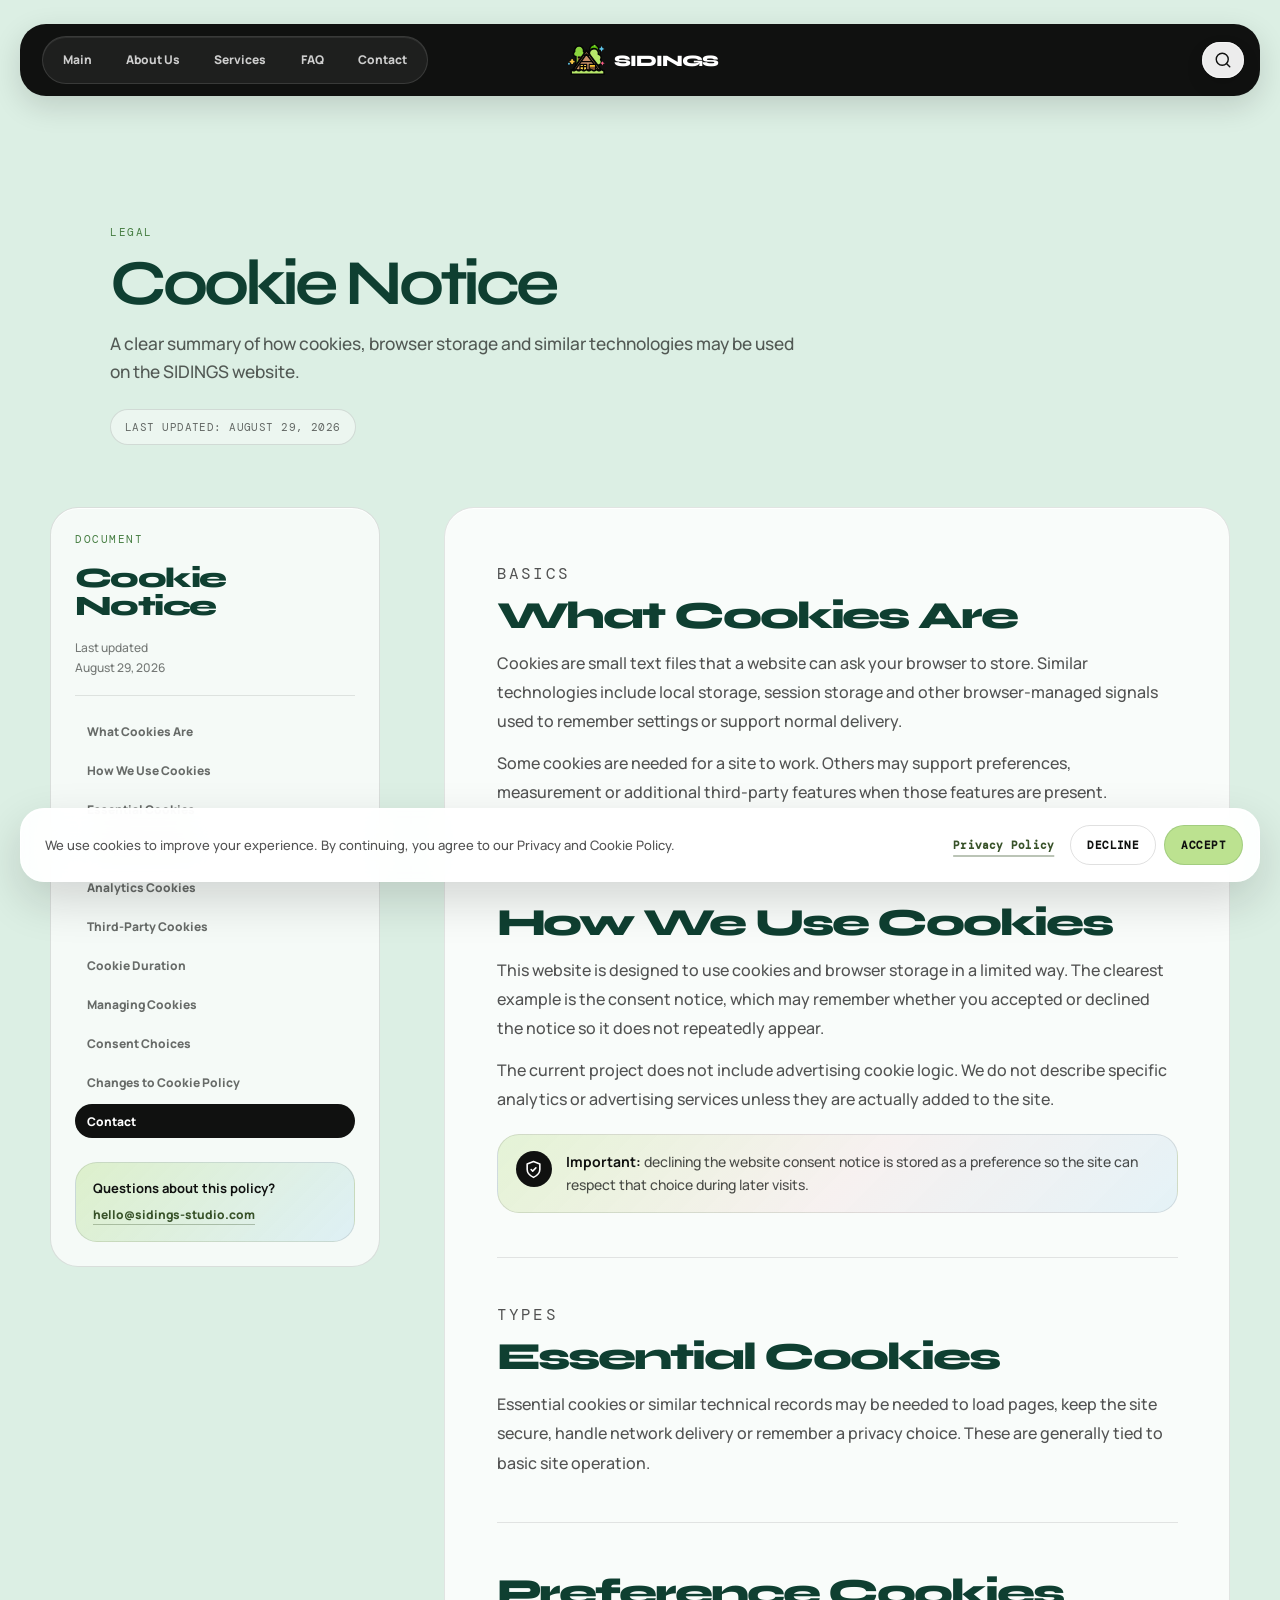
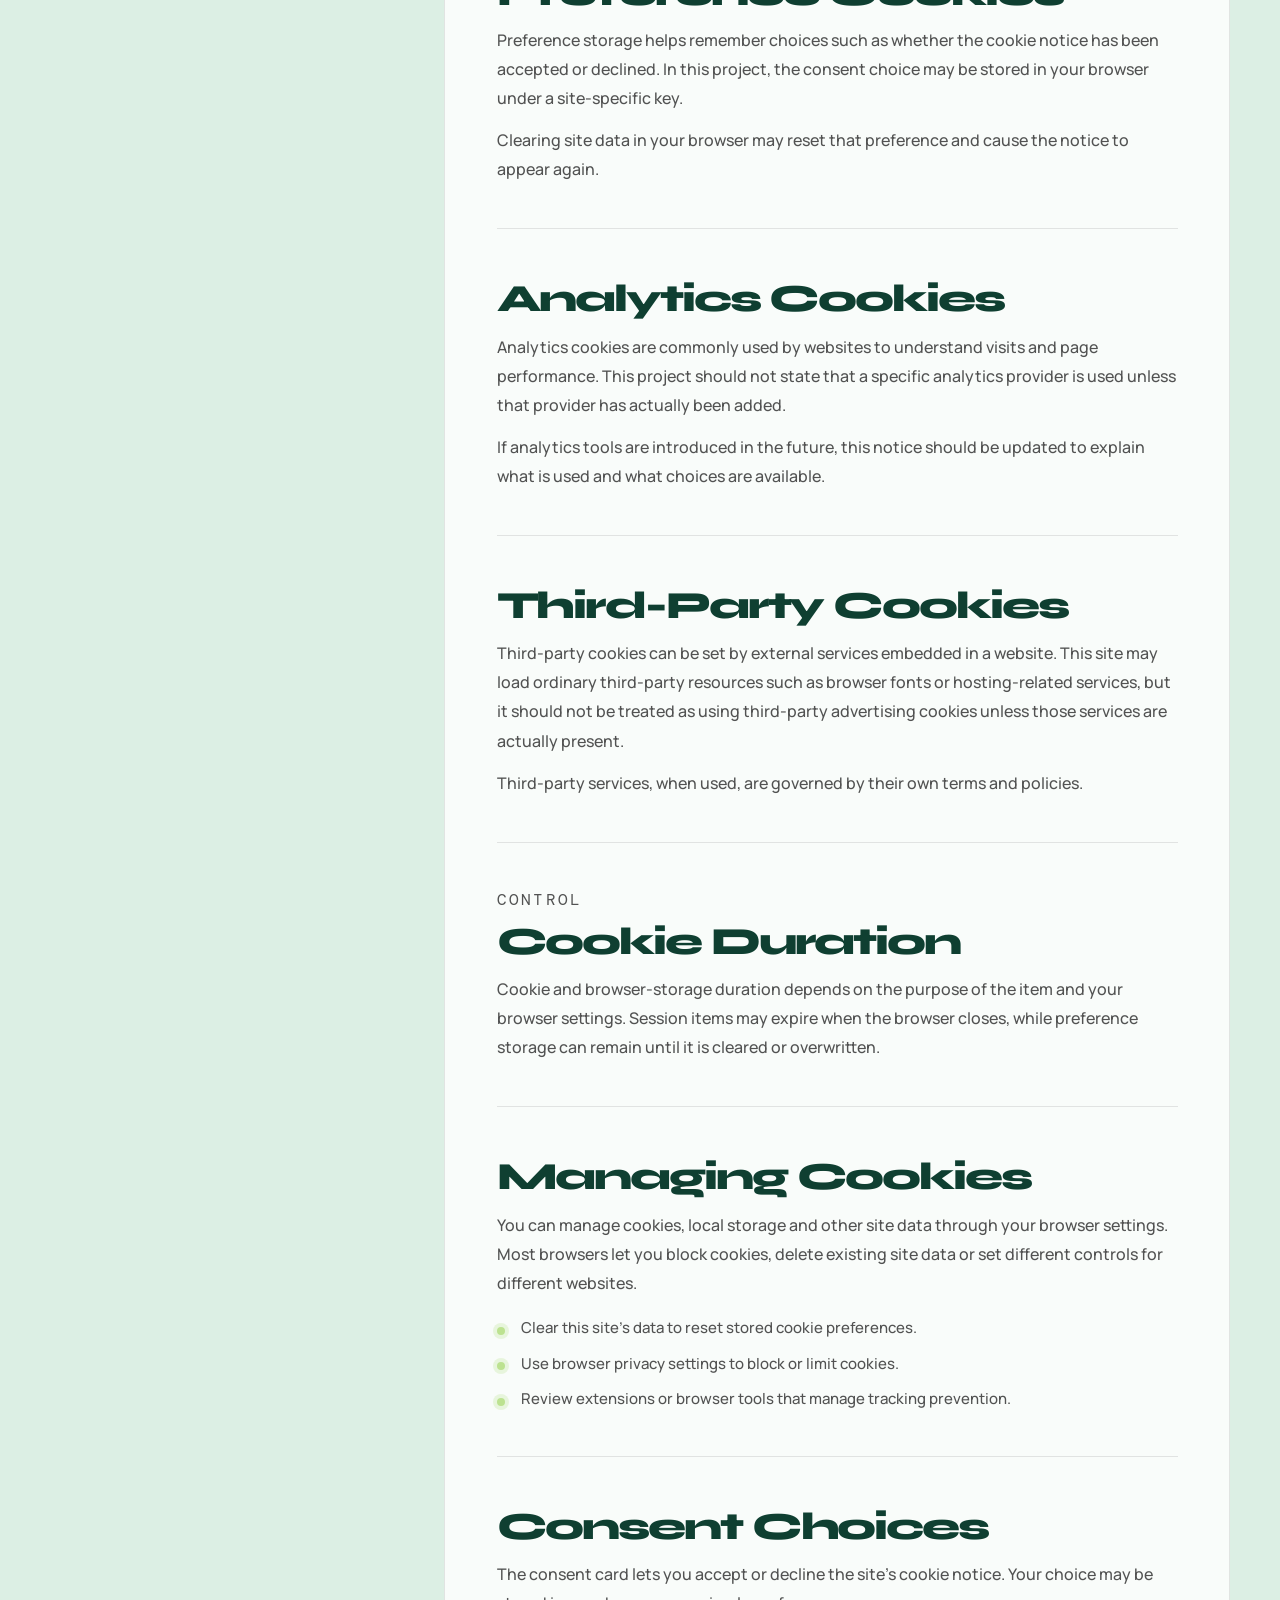
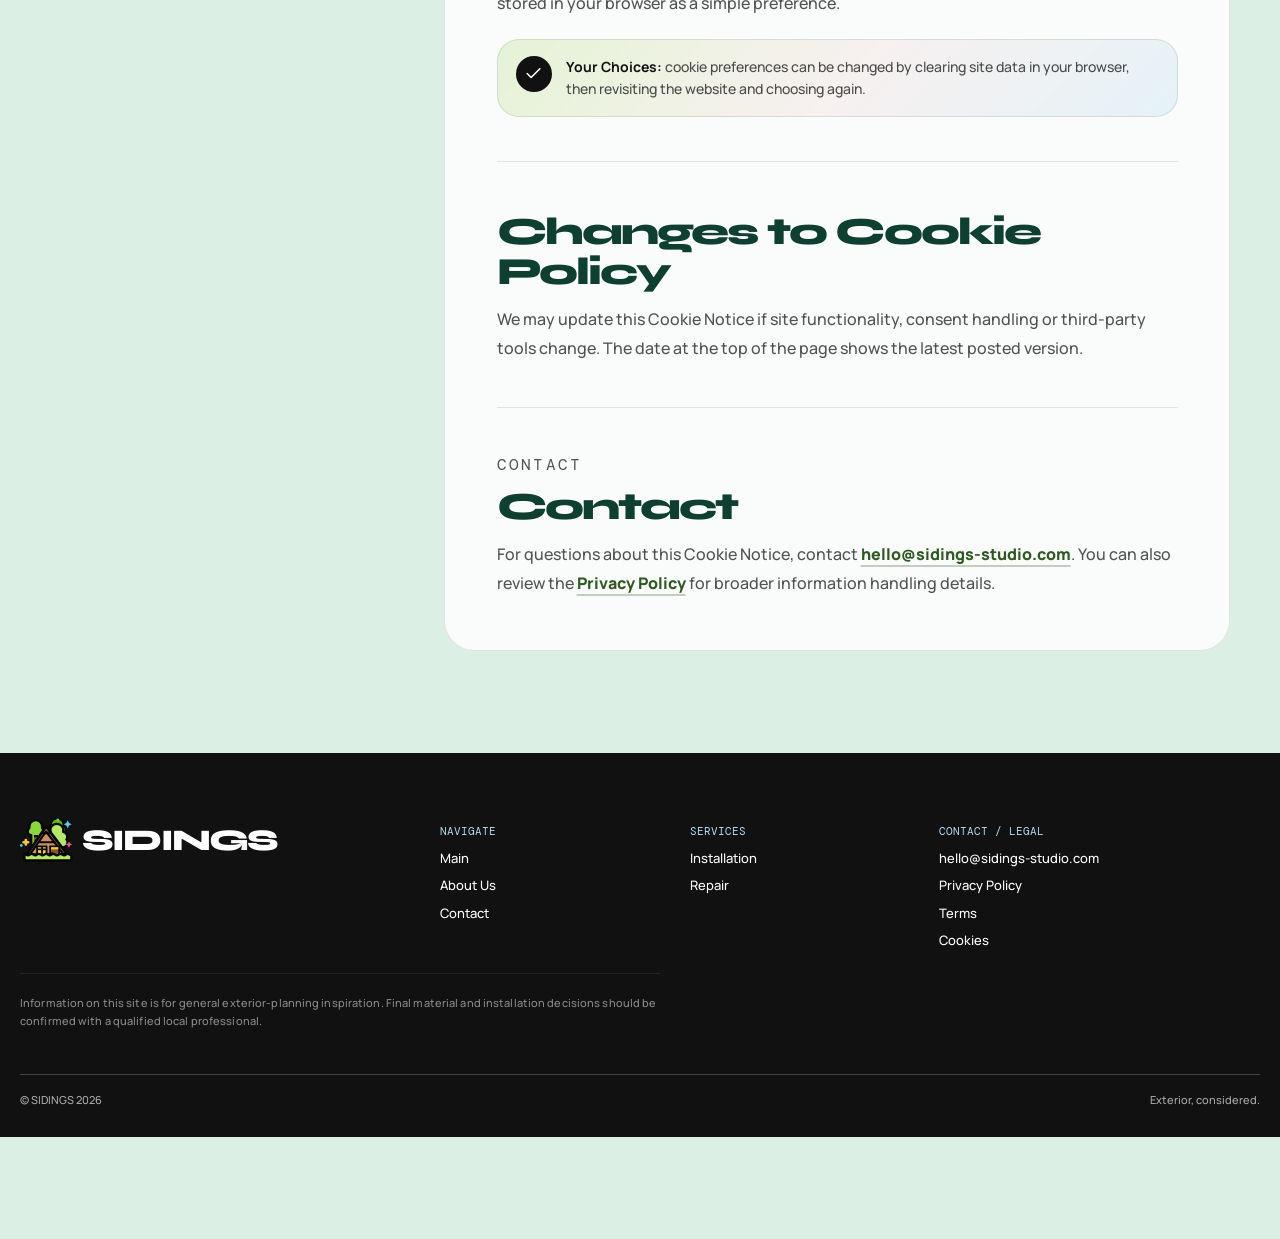
<file: cookies.html>
<!doctype html>
<html lang="en">

<head>
    <meta charset="utf-8">
    <meta name="viewport" content="width=device-width,initial-scale=1">
    <meta name="description" content="Cookie Notice for this website.">
    <link rel="icon" data-favicon>
    <link rel="preconnect" href="https://fonts.googleapis.com">
    <link rel="preconnect" href="https://fonts.gstatic.com" crossorigin>
    <link rel="stylesheet"
        href="https://fonts.googleapis.com/css2?family=DM+Mono&family=Manrope:wght@500;700;800&family=Syne:wght@600;700;800&display=swap">
    <link rel="stylesheet" href="assets/css/global.css">
    <link rel="stylesheet" href="assets/css/legal.css">
    <script defer src="config/config.js"></script>
    <script defer src="assets/js/global.js"></script>
    <title>Cookies</title>
</head>

<body data-page-title="Cookie Notice">
    <header class="site-header">
        <div class="container">
            <div class="header-wrap">
                <nav class="nav"><a href="index.html">Main</a><a href="index.html#about">About Us</a>
                    <div class="dropdown"><button class="drop-trigger" type="button">Services</button>
                        <div class="drop-menu"><a href="installation.html">Siding Installation</a><a
                                href="repair.html">Siding Repair</a></div>
                    </div><a href="index.html#faq">FAQ</a><a href="index.html#contact">Contact</a>
                </nav><a class="brand" href="index.html"><img data-logo width="38"
                        height="38" alt=""><span data-company></span></a>
                <div class="header-actions"><button class="search" type="button" aria-label="Search site">⌕</button><button
                        class="mobile-toggle" type="button" aria-label="Menu">☰</button></div>
            </div>
        </div>
    </header>

    <main class="legal" data-legal-page>
        <section class="legal-hero">
            <div class="container legal-hero-inner">
                <p class="legal-eyebrow">Legal</p>
                <h1 class="title">Cookie Notice</h1>
                <p class="legal-intro">A clear summary of how cookies, browser storage and similar technologies may be
                    used on the <span data-company></span> website.</p>
                <p class="legal-updated">Last updated: <time datetime="2026-08-29">August 29, 2026</time></p>
            </div>
        </section>

        <section class="legal-body">
            <div class="container legal-layout">
                <aside class="legal-sidebar" aria-label="Cookie Notice navigation">
                    <div class="legal-sidebar-card">
                        <p class="legal-sidebar-label">Document</p>
                        <h2>Cookie Notice</h2>
                        <p class="legal-sidebar-date">Last updated<br><time datetime="2026-08-29">August 29, 2026</time></p>
                        <nav class="legal-nav" aria-label="On this page">
                            <a href="#what-cookies-are">What Cookies Are</a>
                            <a href="#how-we-use-cookies">How We Use Cookies</a>
                            <a href="#essential-cookies">Essential Cookies</a>
                            <a href="#preference-cookies">Preference Cookies</a>
                            <a href="#analytics-cookies">Analytics Cookies</a>
                            <a href="#third-party-cookies">Third-Party Cookies</a>
                            <a href="#cookie-duration">Cookie Duration</a>
                            <a href="#managing-cookies">Managing Cookies</a>
                            <a href="#consent-choices">Consent Choices</a>
                            <a href="#changes-to-cookie-policy">Changes to Cookie Policy</a>
                            <a href="#contact">Contact</a>
                        </nav>
                        <div class="legal-question">
                            <strong>Questions about this policy?</strong>
                            <a data-email></a>
                        </div>
                    </div>
                </aside>

                <div class="legal-main">
                    <details class="legal-mobile-nav">
                        <summary>On this page</summary>
                        <nav class="legal-nav" aria-label="Mobile page navigation">
                            <a href="#what-cookies-are">What Cookies Are</a>
                            <a href="#how-we-use-cookies">How We Use Cookies</a>
                            <a href="#essential-cookies">Essential Cookies</a>
                            <a href="#preference-cookies">Preference Cookies</a>
                            <a href="#analytics-cookies">Analytics Cookies</a>
                            <a href="#third-party-cookies">Third-Party Cookies</a>
                            <a href="#cookie-duration">Cookie Duration</a>
                            <a href="#managing-cookies">Managing Cookies</a>
                            <a href="#consent-choices">Consent Choices</a>
                            <a href="#changes-to-cookie-policy">Changes to Cookie Policy</a>
                            <a href="#contact">Contact</a>
                        </nav>
                    </details>

                    <article class="legal-content">
                        <section class="legal-section" id="what-cookies-are">
                            <p class="legal-section-label">Basics</p>
                            <h2>What Cookies Are</h2>
                            <p>Cookies are small text files that a website can ask your browser to store. Similar
                                technologies include local storage, session storage and other browser-managed signals
                                used to remember settings or support normal delivery.</p>
                            <p>Some cookies are needed for a site to work. Others may support preferences, measurement or
                                additional third-party features when those features are present.</p>
                        </section>

                        <section class="legal-section" id="how-we-use-cookies">
                            <h2>How We Use Cookies</h2>
                            <p>This website is designed to use cookies and browser storage in a limited way. The clearest
                                example is the consent notice, which may remember whether you accepted or declined the
                                notice so it does not repeatedly appear.</p>
                            <p>The current project does not include advertising cookie logic. We do not describe specific
                                analytics or advertising services unless they are actually added to the site.</p>
                            <aside class="legal-callout">
                                <span class="legal-callout-icon" aria-hidden="true"><svg viewBox="0 0 24 24">
                                        <path d="M12 22s8-4 8-10V5l-8-3-8 3v7c0 6 8 10 8 10Z"></path>
                                        <path d="m9 12 2 2 4-4"></path>
                                    </svg></span>
                                <p><strong>Important:</strong> declining the website consent notice is stored as a
                                    preference so the site can respect that choice during later visits.</p>
                            </aside>
                        </section>

                        <section class="legal-section" id="essential-cookies">
                            <p class="legal-section-label">Types</p>
                            <h2>Essential Cookies</h2>
                            <p>Essential cookies or similar technical records may be needed to load pages, keep the site
                                secure, handle network delivery or remember a privacy choice. These are generally tied to
                                basic site operation.</p>
                        </section>

                        <section class="legal-section" id="preference-cookies">
                            <h2>Preference Cookies</h2>
                            <p>Preference storage helps remember choices such as whether the cookie notice has been
                                accepted or declined. In this project, the consent choice may be stored in your browser
                                under a site-specific key.</p>
                            <p>Clearing site data in your browser may reset that preference and cause the notice to
                                appear again.</p>
                        </section>

                        <section class="legal-section" id="analytics-cookies">
                            <h2>Analytics Cookies</h2>
                            <p>Analytics cookies are commonly used by websites to understand visits and page performance.
                                This project should not state that a specific analytics provider is used unless that
                                provider has actually been added.</p>
                            <p>If analytics tools are introduced in the future, this notice should be updated to explain
                                what is used and what choices are available.</p>
                        </section>

                        <section class="legal-section" id="third-party-cookies">
                            <h2>Third-Party Cookies</h2>
                            <p>Third-party cookies can be set by external services embedded in a website. This site may
                                load ordinary third-party resources such as browser fonts or hosting-related services, but
                                it should not be treated as using third-party advertising cookies unless those services
                                are actually present.</p>
                            <p>Third-party services, when used, are governed by their own terms and policies.</p>
                        </section>

                        <section class="legal-section" id="cookie-duration">
                            <p class="legal-section-label">Control</p>
                            <h2>Cookie Duration</h2>
                            <p>Cookie and browser-storage duration depends on the purpose of the item and your browser
                                settings. Session items may expire when the browser closes, while preference storage can
                                remain until it is cleared or overwritten.</p>
                        </section>

                        <section class="legal-section" id="managing-cookies">
                            <h2>Managing Cookies</h2>
                            <p>You can manage cookies, local storage and other site data through your browser settings.
                                Most browsers let you block cookies, delete existing site data or set different controls
                                for different websites.</p>
                            <ul>
                                <li>Clear this site's data to reset stored cookie preferences.</li>
                                <li>Use browser privacy settings to block or limit cookies.</li>
                                <li>Review extensions or browser tools that manage tracking prevention.</li>
                            </ul>
                        </section>

                        <section class="legal-section" id="consent-choices">
                            <h2>Consent Choices</h2>
                            <p>The consent card lets you accept or decline the site's cookie notice. Your choice may be
                                stored in your browser as a simple preference.</p>
                            <aside class="legal-callout">
                                <span class="legal-callout-icon" aria-hidden="true"><svg viewBox="0 0 24 24">
                                        <path d="M20 6 9 17l-5-5"></path>
                                    </svg></span>
                                <p><strong>Your Choices:</strong> cookie preferences can be changed by clearing site data
                                    in your browser, then revisiting the website and choosing again.</p>
                            </aside>
                        </section>

                        <section class="legal-section" id="changes-to-cookie-policy">
                            <h2>Changes to Cookie Policy</h2>
                            <p>We may update this Cookie Notice if site functionality, consent handling or third-party
                                tools change. The date at the top of the page shows the latest posted version.</p>
                        </section>

                        <section class="legal-section" id="contact">
                            <p class="legal-section-label">Contact</p>
                            <h2>Contact</h2>
                            <p>For questions about this Cookie Notice, contact <a data-email></a>. You can also review
                                the <a href="privacy-policy.html">Privacy Policy</a> for broader information handling
                                details.</p>
                        </section>
                    </article>
                </div>
            </div>
        </section>
    </main>

    <footer class="site-footer">
        <div class="container">
            <div class="foot-grid">
                <div><a class="brand" href="index.html"><img data-logo width="38"
                            height="38" loading="lazy" alt=""><span data-company></span></a></div>
                <div>
                    <p class="footer-label">Navigate</p>
                    <nav class="footer-nav"><a href="index.html">Main</a><a href="index.html#about">About Us</a><a
                            href="index.html#contact">Contact</a></nav>
                </div>
                <div>
                    <p class="footer-label">Services</p>
                    <nav class="footer-nav"><a href="installation.html">Installation</a><a href="repair.html">Repair</a>
                    </nav>
                </div>
                <div>
                    <p class="footer-label">Contact / Legal</p>
                    <nav class="footer-nav"><a data-email></a><a href="privacy-policy.html">Privacy Policy</a><a
                            href="terms.html">Terms</a><a href="cookies.html">Cookies</a></nav>
                </div>
            </div>
            <p class="disclaimer" data-disclaimer></p>
            <div class="foot-bottom"><span>© <span data-company></span> 2026</span><span>Exterior,
                    considered.</span></div>
        </div>
    </footer>
</body>

</html>
</file>
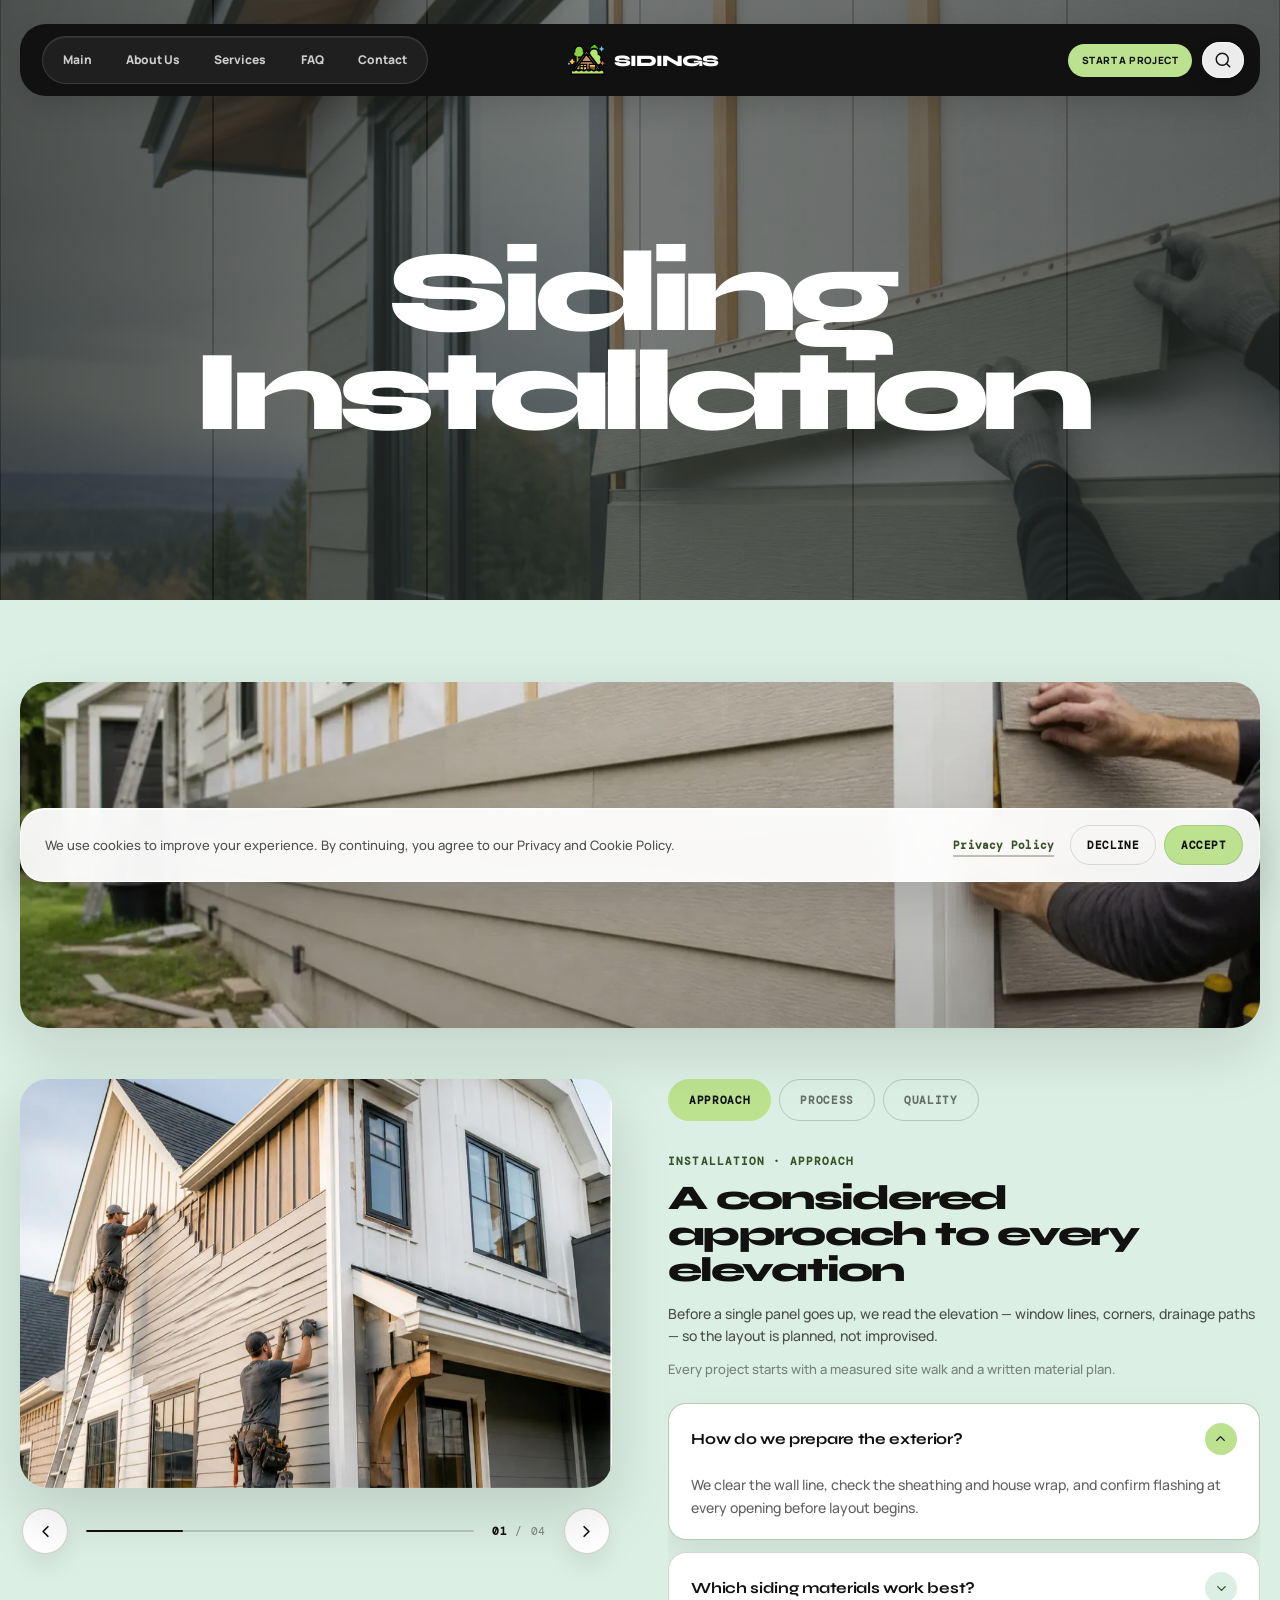
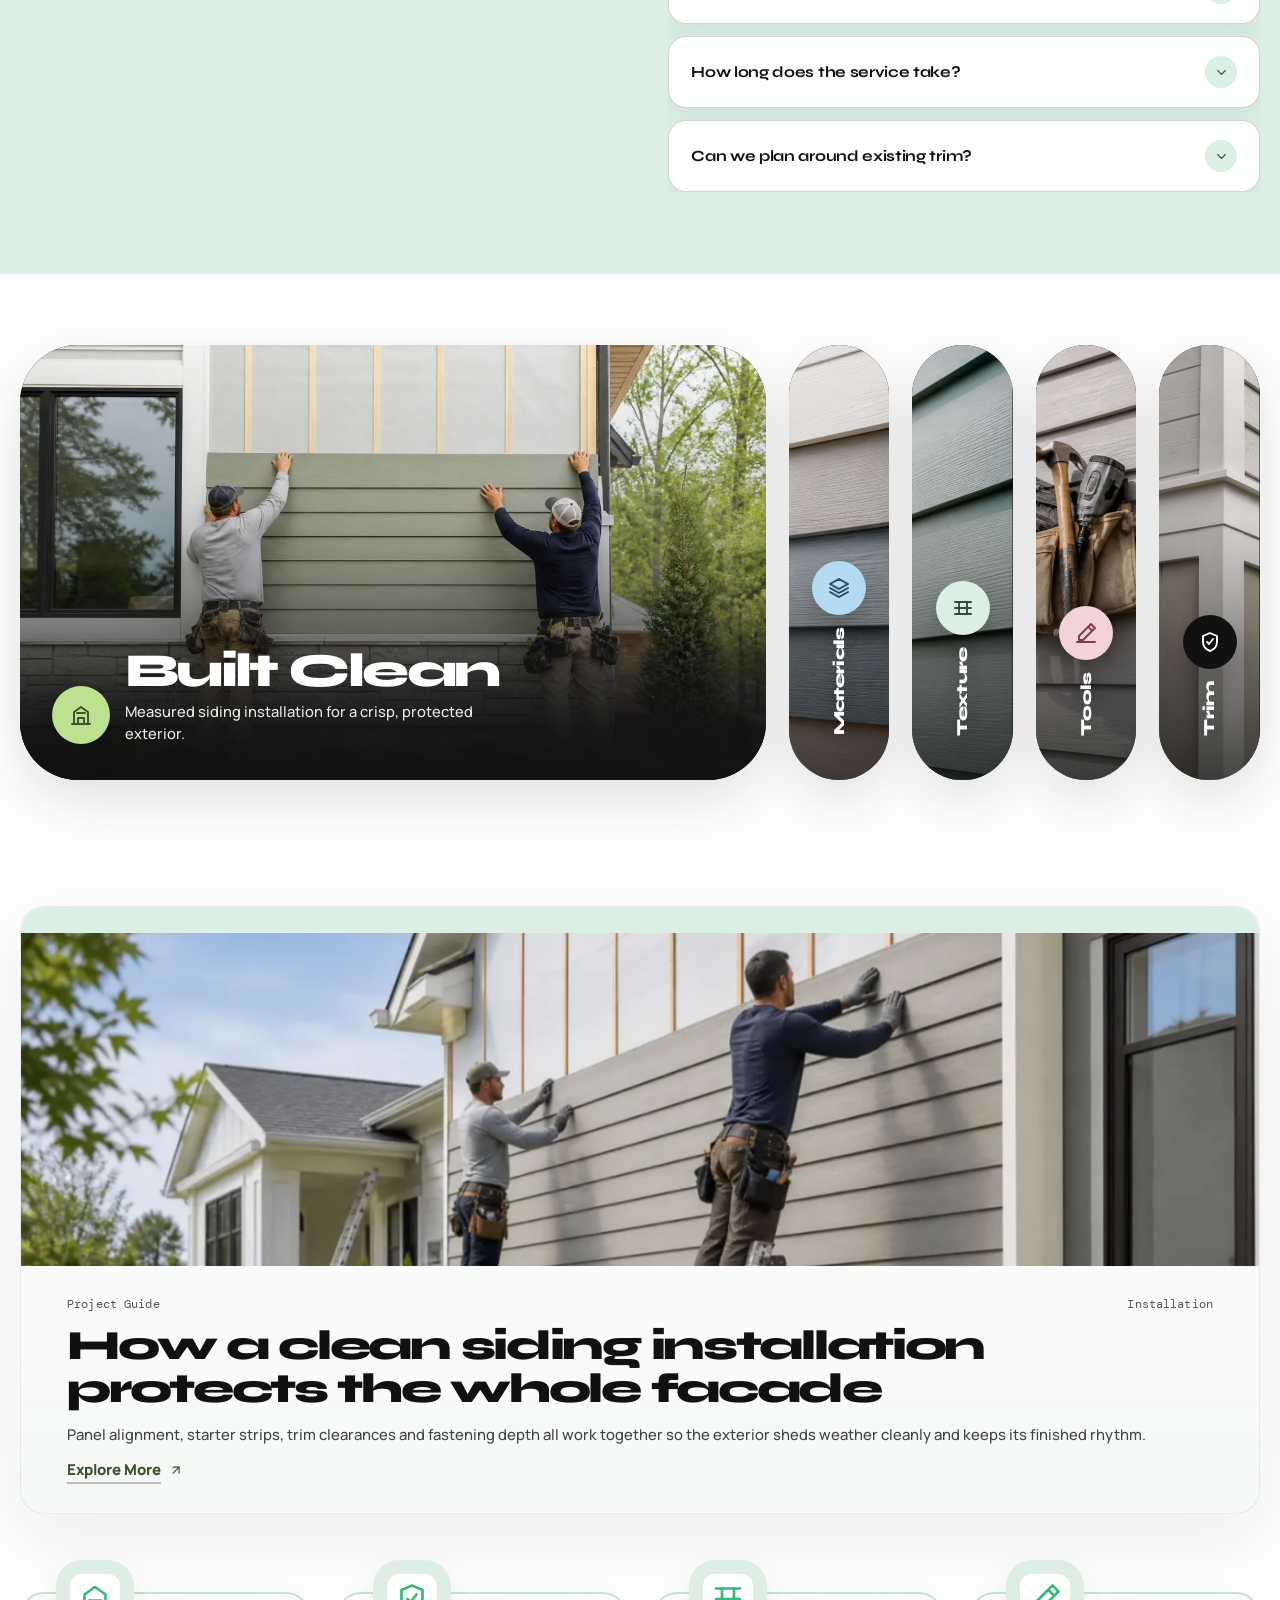
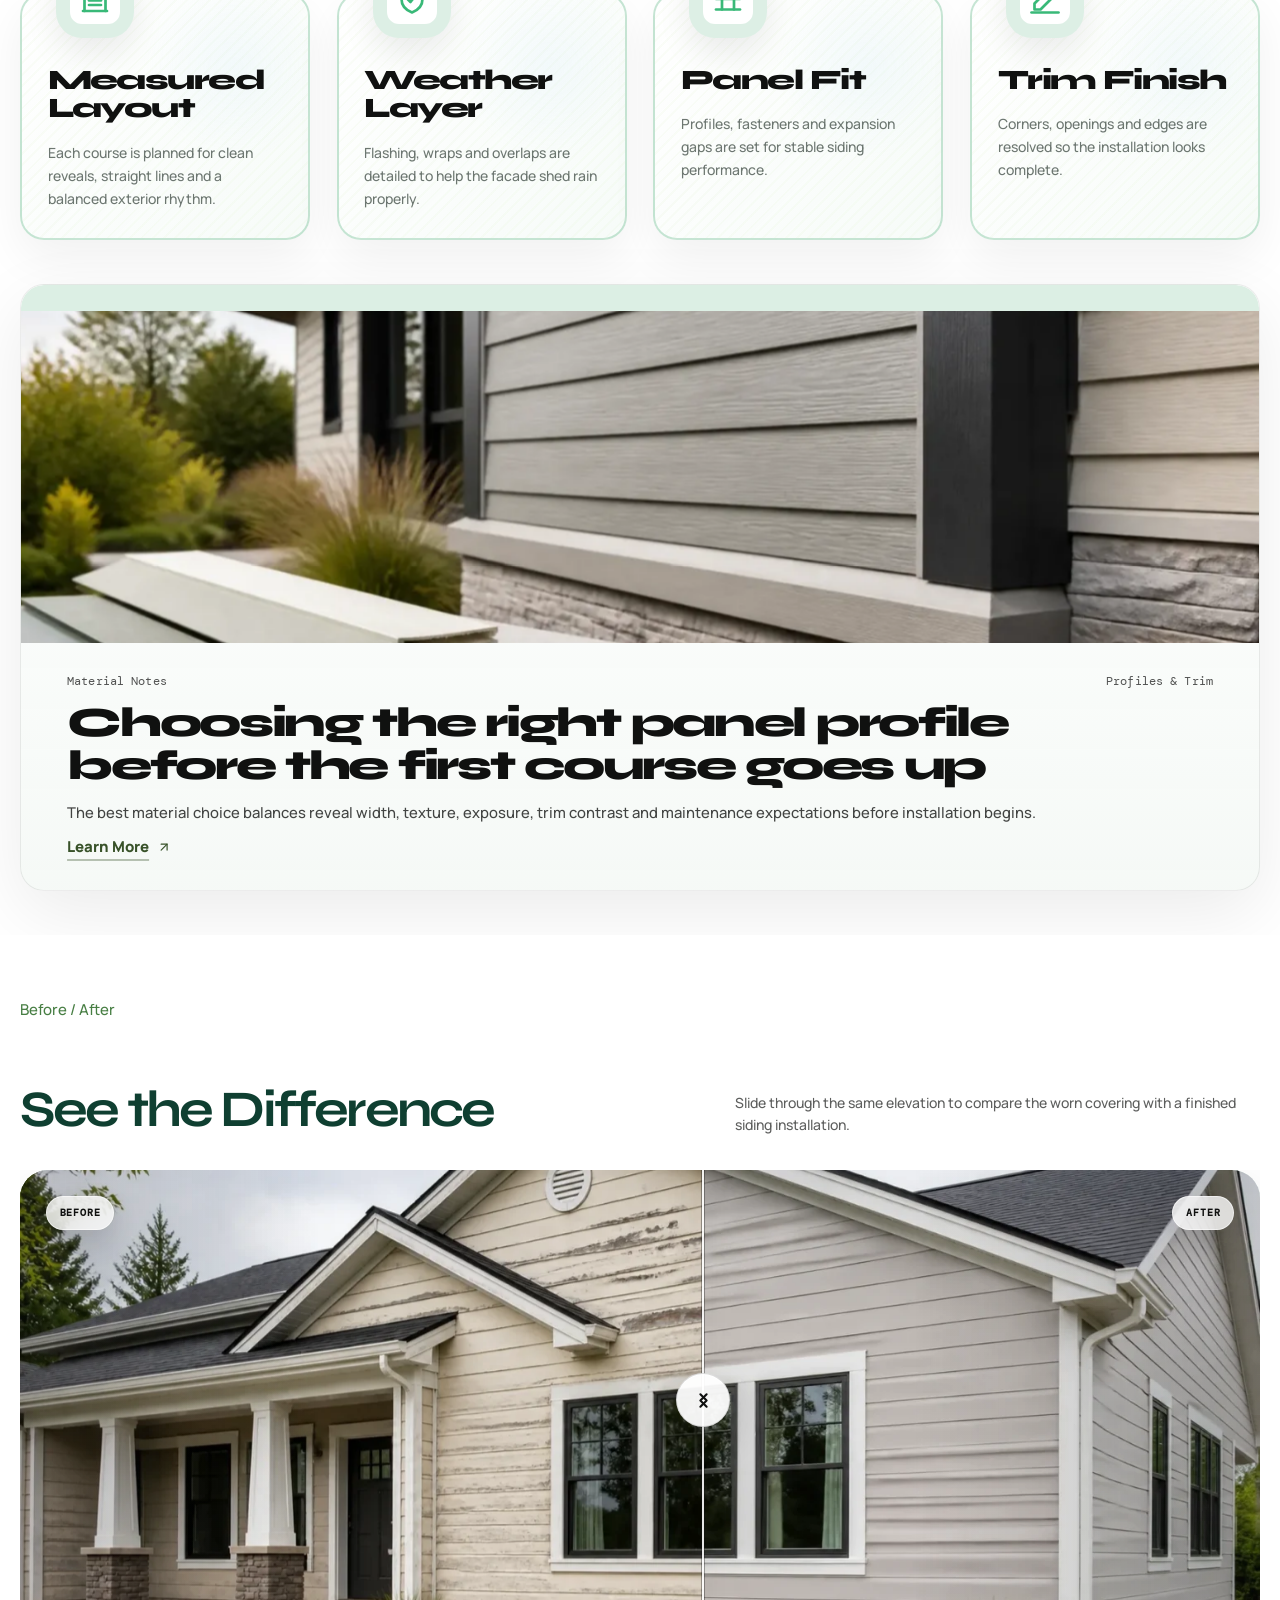
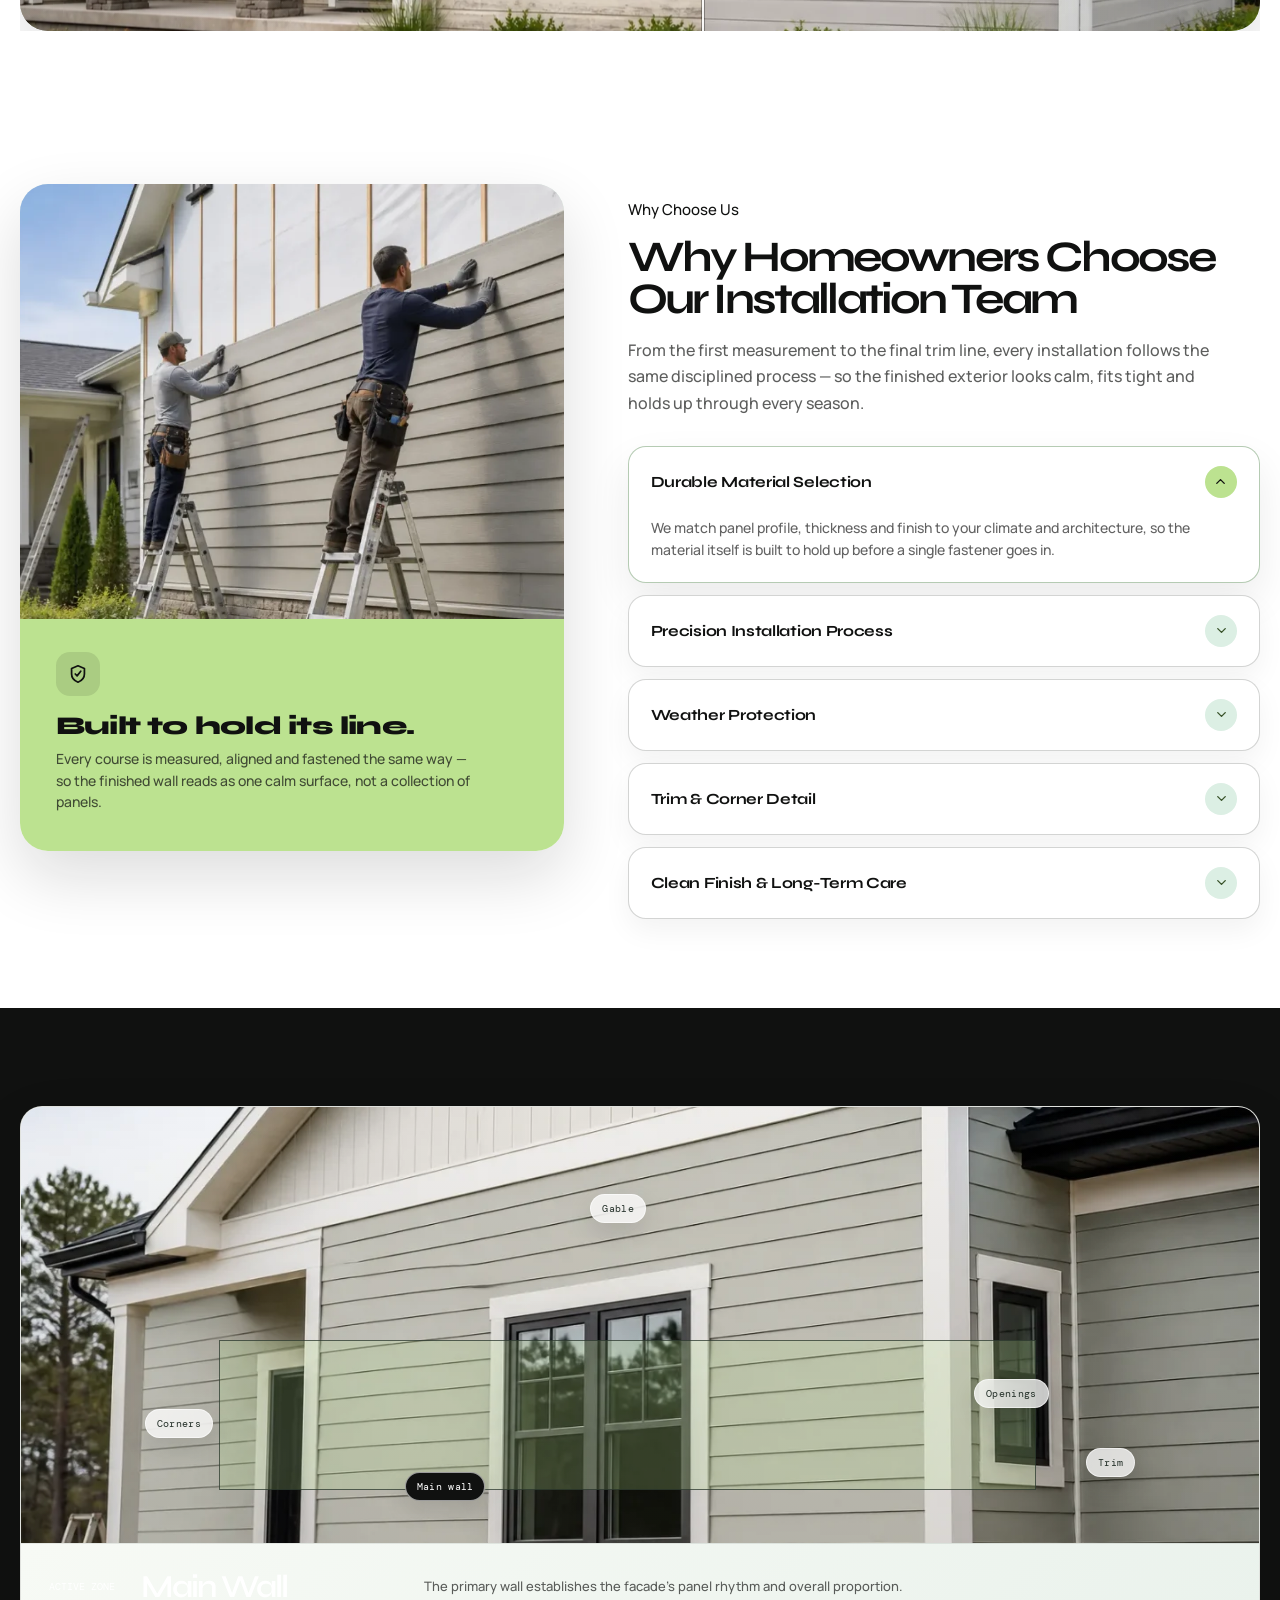
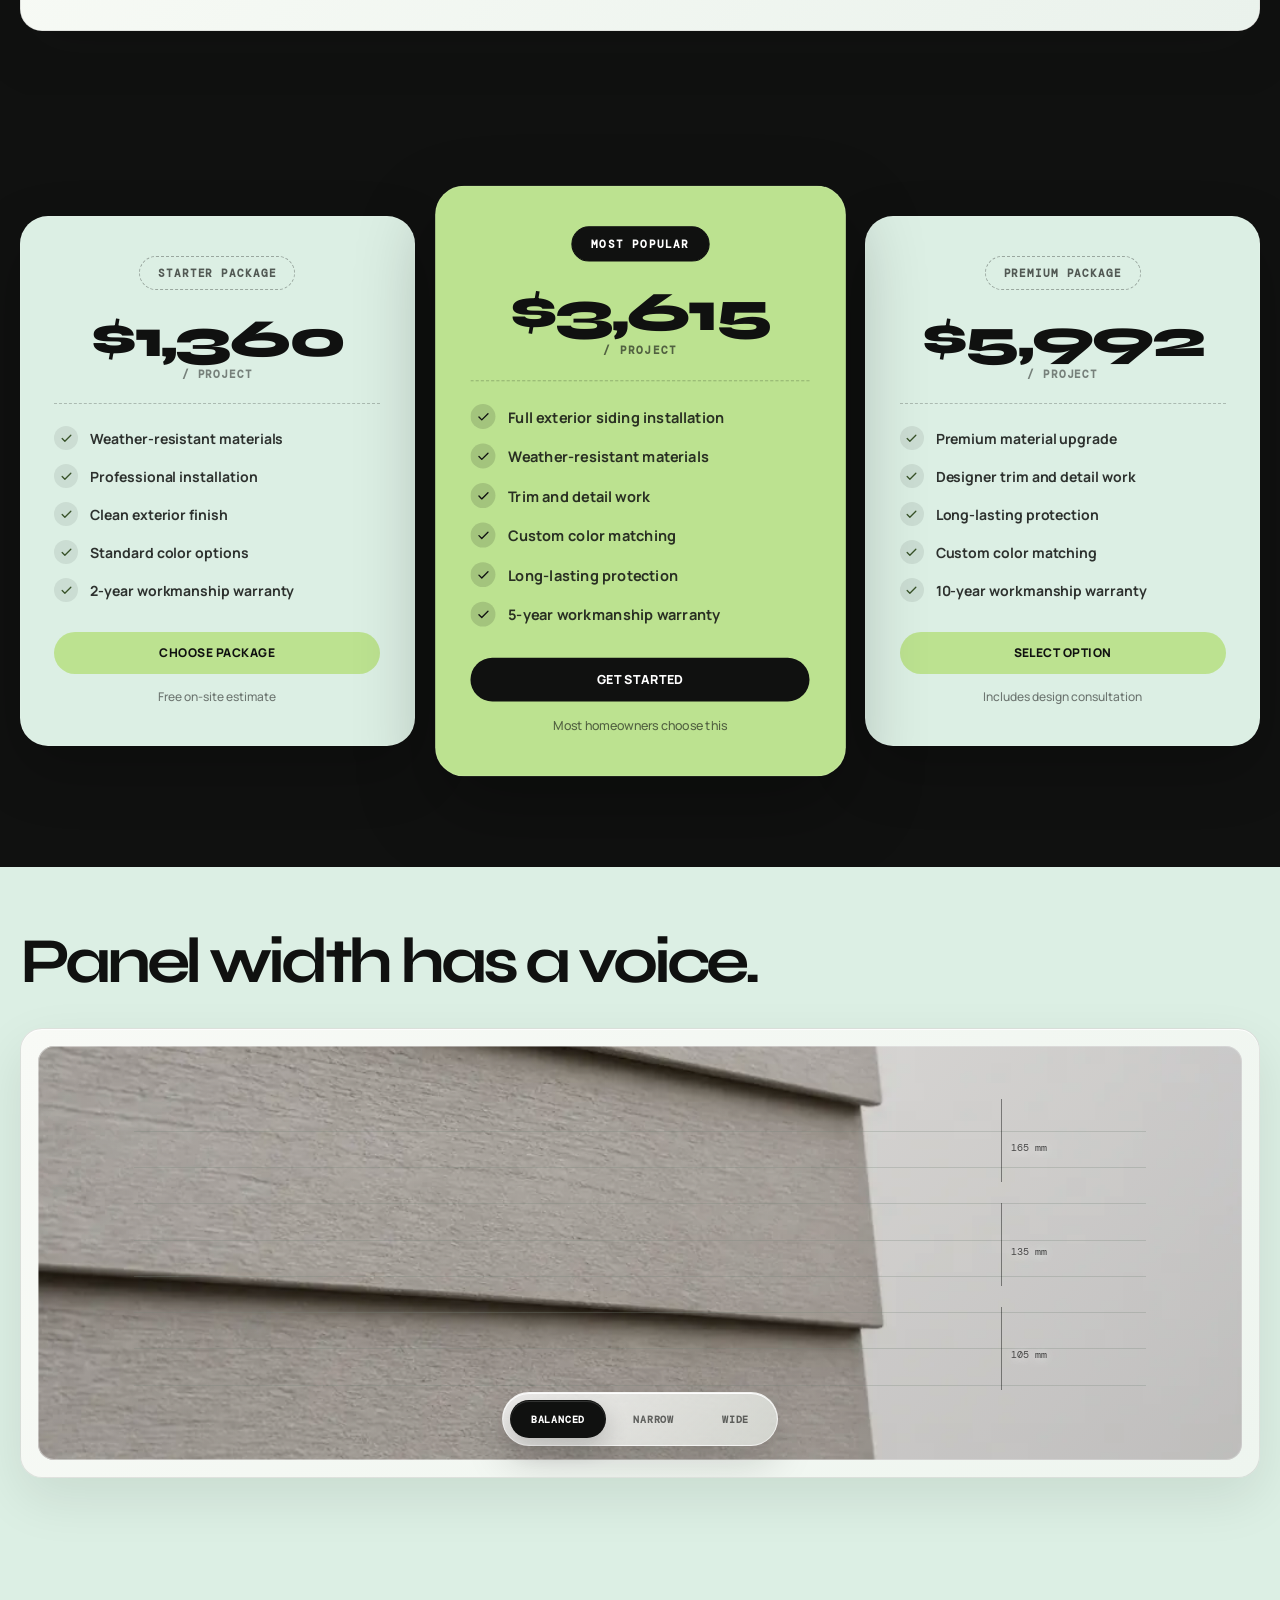
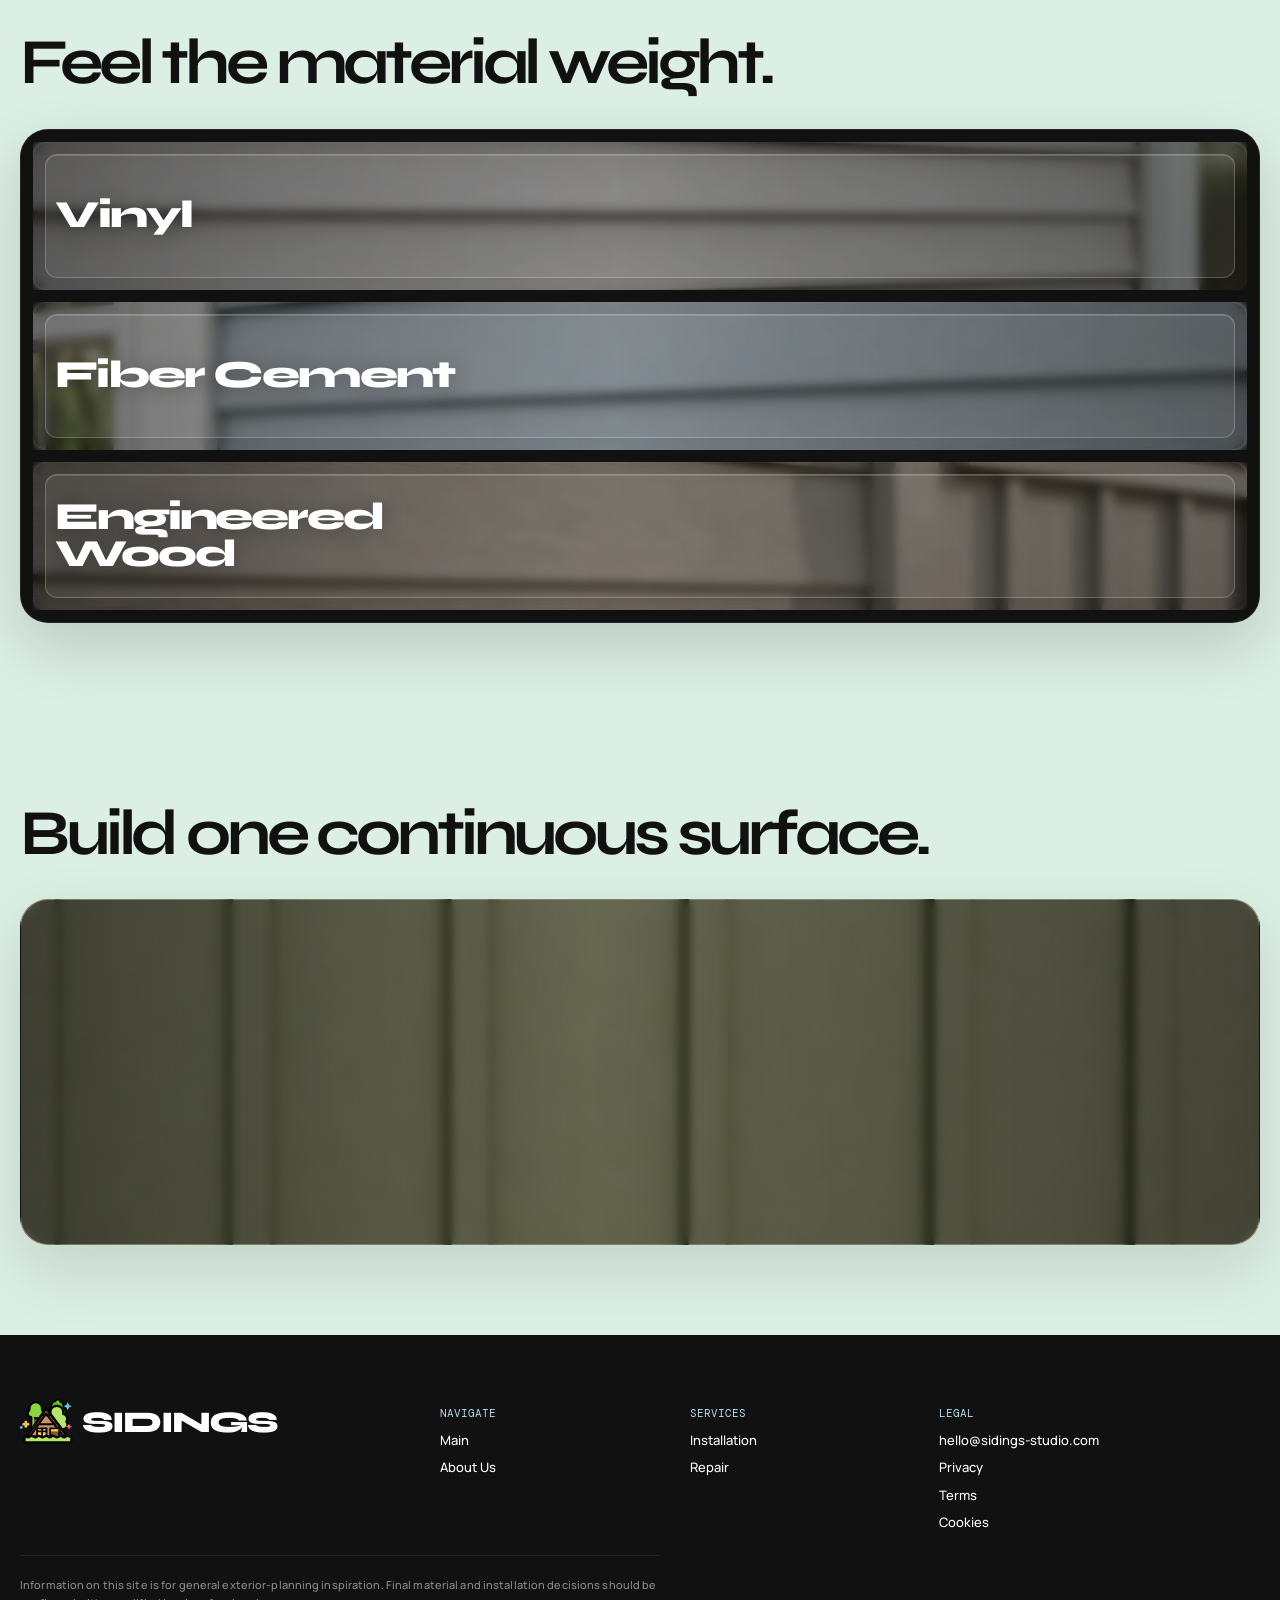
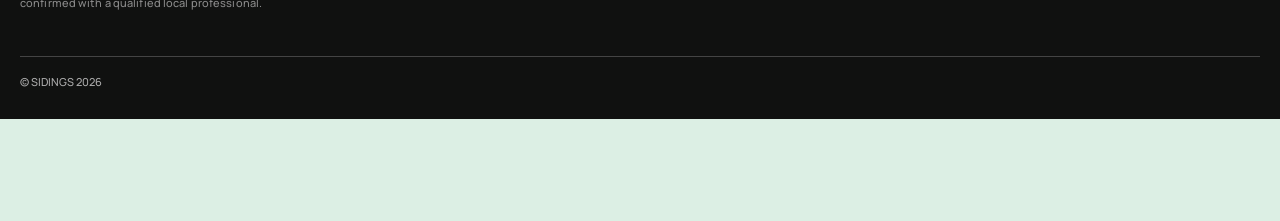
<file: installation.html>
<!doctype html>
<html lang="en">

<head>
    <meta charset="utf-8">
    <meta name="viewport" content="width=device-width,initial-scale=1">
    <link rel="icon" data-favicon>
    <link rel="preconnect" href="https://fonts.googleapis.com">
    <link rel="preconnect" href="https://fonts.gstatic.com" crossorigin>
    <link rel="stylesheet"
        href="https://fonts.googleapis.com/css2?family=DM+Mono&family=Manrope:wght@500;700;800&family=Syne:wght@600;700;800&display=swap">
    <link rel="stylesheet" href="assets/css/global.css">
    <link rel="stylesheet" href="assets/vendor/swiper-bundle.min.css">
    <link rel="stylesheet" href="assets/css/service.css?v=compose-swiper-tabs"><noscript>
        <style>
            .zoning-model {
                background-image: url("assets/images/installation/facade-zoning-installation-v2.webp")
            }

            .scale-sample {
                background-image: url("assets/images/installation/profile-scale.webp")
            }
        </style>
    </noscript>
    <script defer src="config/config.js"></script>
    <script defer src="assets/js/global.js"></script>
    <script defer src="assets/vendor/swiper-bundle.min.js"></script>
    <script defer src="assets/js/service.js?v=compose-swiper-tabs"></script>
    <title>Installation</title>
</head>

<body data-page-title="Installation">
    <header class="site-header">
        <div class="container">
            <div class="header-wrap">
                <nav class="nav"><a href="index.html">Main</a><a href="index.html#about">About Us</a>
                    <div class="dropdown"><button class="drop-trigger" type="button">Services</button>
                        <div class="drop-menu"><a href="installation.html">Siding Installation</a><a
                                href="repair.html">Siding Repair</a></div>
                    </div><a href="index.html#faq">FAQ</a><a href="index.html#contact">Contact</a>
                </nav><a class="brand" href="index.html"><img data-logo width="38"
                        height="38" alt=""><span data-company></span></a>
                <div class="header-actions"><a class="pill header-cta" href="index.html#contact">Start a
                        project</a><button class="search" type="button" aria-label="Search site">⌕</button><button
                        class="mobile-toggle" type="button" aria-label="Menu">☰</button></div>
            </div>
        </div>
    </header>
    <main>
        <section class="service-hero installation-hero" id="installation-main">
            <div class="shutters"><i class="shutter"></i><i class="shutter"></i><i class="shutter"></i><i
                    class="shutter"></i><i class="shutter"></i><i class="shutter"></i></div>
            <h1>Siding<br>Installation</h1>
        </section>
        <section class="service-section compose-section" id="installation-compose" aria-label="How we approach every siding installation">
            <div class="container">
                <div class="compose-parallax">
                    <img data-parallax-image src="assets/images/service-insights/installation-rail-reveal.webp"
                        alt="Wide view of a continuous new siding installation along a modern home exterior"
                        loading="lazy" width="1600" height="700">
                </div>
                <div class="compose-grid">
                    <div class="compose-visual">
                        <div class="compose-swiper swiper">
                            <div class="swiper-wrapper">
                                <div class="swiper-slide"><img
                                        src="assets/images/service-gallery/installation-installation.webp"
                                        alt="Installers fitting new siding panels on a clean home exterior"
                                        loading="lazy" width="990" height="793"></div>
                                <div class="swiper-slide"><img src="assets/images/installation/facade-zoning.webp"
                                        alt="Full elevation of a home showing siding panel and facade detail"
                                        loading="lazy" width="1400" height="934"></div>
                                <div class="swiper-slide"><img src="assets/images/installation/trim-composer.webp"
                                        alt="Corner and trim detail on a newly installed siding exterior"
                                        loading="lazy" width="1200" height="800"></div>
                                <div class="swiper-slide"><img src="assets/images/installation/profile-scale.webp"
                                        alt="Close view of siding panel profile and coursing" loading="lazy"
                                        width="1200" height="800"></div>
                            </div>
                        </div>
                        <div class="compose-nav"><button class="compose-arrow compose-prev" type="button"
                                aria-label="Previous photo"><svg viewBox="0 0 24 24">
                                    <path d="m15 18-6-6 6-6" />
                                </svg></button>
                            <div class="compose-progress"><span class="compose-progress-fill"></span></div><span
                                class="compose-count"><b class="compose-count-current">01</b> / <span
                                    class="compose-count-total">04</span></span><button
                                class="compose-arrow compose-next" type="button" aria-label="Next photo"><svg
                                    viewBox="0 0 24 24">
                                    <path d="m9 18 6-6-6-6" />
                                </svg></button>
                        </div>
                    </div>
                    <div class="compose-content">
                        <div class="compose-tabs" role="tablist" aria-label="Installation service details">
                            <button class="compose-tab is-active" type="button" role="tab"
                                id="installation-tab-approach" aria-controls="installation-panel-approach"
                                aria-selected="true" data-tab-target="approach">Approach</button>
                            <button class="compose-tab" type="button" role="tab" id="installation-tab-process"
                                aria-controls="installation-panel-process" aria-selected="false" tabindex="-1"
                                data-tab-target="process">Process</button>
                            <button class="compose-tab" type="button" role="tab" id="installation-tab-quality"
                                aria-controls="installation-panel-quality" aria-selected="false" tabindex="-1"
                                data-tab-target="quality">Quality</button>
                        </div>
                        <div class="compose-panels">
                            <div class="compose-panel is-active" data-tab-panel="approach" role="tabpanel"
                                id="installation-panel-approach" aria-labelledby="installation-tab-approach">
                                <span class="compose-label">Installation · Approach</span>
                                <h2>A considered approach to every elevation</h2>
                                <p class="compose-text">Before a single panel goes up, we read the elevation —
                                    window lines, corners, drainage paths — so the layout is planned, not
                                    improvised.</p>
                                <p class="compose-note">Every project starts with a measured site walk and a
                                    written material plan.</p>
                                <div class="detail-accordion" data-detail-accordion>
                                    <article class="detail-accordion-item is-open">
                                        <button class="detail-trigger" id="cmp-i-appr-t1"
                                            aria-controls="cmp-i-appr-p1"><span>How do we prepare the
                                                exterior?</span><span class="detail-icon" aria-hidden="true"><svg
                                                    viewBox="0 0 24 24">
                                                    <path d="m6 9 6 6 6-6" />
                                                </svg></span></button>
                                        <div class="detail-panel" id="cmp-i-appr-p1" role="region"
                                            aria-labelledby="cmp-i-appr-t1">
                                            <div class="detail-panel-inner">
                                                <p>We clear the wall line, check the sheathing and house wrap, and
                                                    confirm flashing at every opening before layout begins.</p>
                                            </div>
                                        </div>
                                    </article>
                                    <article class="detail-accordion-item">
                                        <button class="detail-trigger" id="cmp-i-appr-t2"
                                            aria-controls="cmp-i-appr-p2"><span>Which siding materials work
                                                best?</span><span class="detail-icon" aria-hidden="true"><svg
                                                    viewBox="0 0 24 24">
                                                    <path d="m6 9 6 6 6-6" />
                                                </svg></span></button>
                                        <div class="detail-panel" id="cmp-i-appr-p2" role="region"
                                            aria-labelledby="cmp-i-appr-t2">
                                            <div class="detail-panel-inner">
                                                <p>Vinyl, fiber cement and engineered wood each suit different
                                                    climates and budgets — we match the profile to your home
                                                    during the first walk-through.</p>
                                            </div>
                                        </div>
                                    </article>
                                    <article class="detail-accordion-item">
                                        <button class="detail-trigger" id="cmp-i-appr-t3"
                                            aria-controls="cmp-i-appr-p3"><span>How long does the service
                                                take?</span><span class="detail-icon" aria-hidden="true"><svg
                                                    viewBox="0 0 24 24">
                                                    <path d="m6 9 6 6 6-6" />
                                                </svg></span></button>
                                        <div class="detail-panel" id="cmp-i-appr-p3" role="region"
                                            aria-labelledby="cmp-i-appr-t3">
                                            <div class="detail-panel-inner">
                                                <p>Most single-family installations run one to two weeks
                                                    depending on elevation size, material and weather.</p>
                                            </div>
                                        </div>
                                    </article>
                                    <article class="detail-accordion-item">
                                        <button class="detail-trigger" id="cmp-i-appr-t4"
                                            aria-controls="cmp-i-appr-p4"><span>Can we plan around existing
                                                trim?</span><span class="detail-icon" aria-hidden="true"><svg
                                                    viewBox="0 0 24 24">
                                                    <path d="m6 9 6 6 6-6" />
                                                </svg></span></button>
                                        <div class="detail-panel" id="cmp-i-appr-p4" role="region"
                                            aria-labelledby="cmp-i-appr-t4">
                                            <div class="detail-panel-inner">
                                                <p>Yes. We map existing windows, corners and trim lines first so new
                                                    siding lands cleanly around the details already on the home.</p>
                                            </div>
                                        </div>
                                    </article>
                                </div>
                            </div>
                            <div class="compose-panel" data-tab-panel="process" role="tabpanel"
                                id="installation-panel-process" aria-labelledby="installation-tab-process">
                                <span class="compose-label">Installation · Process</span>
                                <h2>Built course by course, not guessed at</h2>
                                <p class="compose-text">Panels are aligned, dry-fit and fastened in sequence, so
                                    reveals stay straight and seams stay tight across the whole wall.</p>
                                <p class="compose-note">Starter strips, flashing and expansion gaps are set
                                    before the first course is fastened.</p>
                                <div class="detail-accordion" data-detail-accordion>
                                    <article class="detail-accordion-item is-open">
                                        <button class="detail-trigger" id="cmp-i-proc-t1"
                                            aria-controls="cmp-i-proc-p1"><span>How are panels aligned and
                                                fastened?</span><span class="detail-icon" aria-hidden="true"><svg
                                                    viewBox="0 0 24 24">
                                                    <path d="m6 9 6 6 6-6" />
                                                </svg></span></button>
                                        <div class="detail-panel" id="cmp-i-proc-p1" role="region"
                                            aria-labelledby="cmp-i-proc-t1">
                                            <div class="detail-panel-inner">
                                                <p>Each course is leveled off a chalk line and fastened at
                                                    manufacturer-specified points, leaving room for natural
                                                    expansion.</p>
                                            </div>
                                        </div>
                                    </article>
                                    <article class="detail-accordion-item">
                                        <button class="detail-trigger" id="cmp-i-proc-t2"
                                            aria-controls="cmp-i-proc-p2"><span>What happens at corners and
                                                openings?</span><span class="detail-icon" aria-hidden="true"><svg
                                                    viewBox="0 0 24 24">
                                                    <path d="m6 9 6 6 6-6" />
                                                </svg></span></button>
                                        <div class="detail-panel" id="cmp-i-proc-p2" role="region"
                                            aria-labelledby="cmp-i-proc-t2">
                                            <div class="detail-panel-inner">
                                                <p>Corner posts and trim are set first, then panels are cut and
                                                    fitted around windows and doors with protected, sealed edges.
                                                </p>
                                            </div>
                                        </div>
                                    </article>
                                    <article class="detail-accordion-item">
                                        <button class="detail-trigger" id="cmp-i-proc-t3"
                                            aria-controls="cmp-i-proc-p3"><span>How is the exterior protected
                                                during install?</span><span class="detail-icon"
                                                aria-hidden="true"><svg viewBox="0 0 24 24">
                                                    <path d="m6 9 6 6 6-6" />
                                                </svg></span></button>
                                        <div class="detail-panel" id="cmp-i-proc-p3" role="region"
                                            aria-labelledby="cmp-i-proc-t3">
                                            <div class="detail-panel-inner">
                                                <p>House wrap, flashing and overlaps are detailed at every seam
                                                    so the wall sheds water correctly from day one.</p>
                                            </div>
                                        </div>
                                    </article>
                                    <article class="detail-accordion-item">
                                        <button class="detail-trigger" id="cmp-i-proc-t4"
                                            aria-controls="cmp-i-proc-p4"><span>What happens before the final
                                                course?</span><span class="detail-icon" aria-hidden="true"><svg
                                                    viewBox="0 0 24 24">
                                                    <path d="m6 9 6 6 6-6" />
                                                </svg></span></button>
                                        <div class="detail-panel" id="cmp-i-proc-p4" role="region"
                                            aria-labelledby="cmp-i-proc-t4">
                                            <div class="detail-panel-inner">
                                                <p>We recheck level, reveal spacing and trim clearances before closing
                                                    the wall, so the last course looks intentional rather than forced.</p>
                                            </div>
                                        </div>
                                    </article>
                                </div>
                            </div>
                            <div class="compose-panel" data-tab-panel="quality" role="tabpanel"
                                id="installation-panel-quality" aria-labelledby="installation-tab-quality">
                                <span class="compose-label">Installation · Quality</span>
                                <h2>Quality that holds its line for years</h2>
                                <p class="compose-text">Every installation is walked and checked against the
                                    plan before we call it finished — not just glanced at from the curb.</p>
                                <p class="compose-note">We leave a clear maintenance note with every completed
                                    project.</p>
                                <div class="detail-accordion" data-detail-accordion>
                                    <article class="detail-accordion-item is-open">
                                        <button class="detail-trigger" id="cmp-i-qual-t1"
                                            aria-controls="cmp-i-qual-p1"><span>What quality checks happen before
                                                handover?</span><span class="detail-icon" aria-hidden="true"><svg
                                                    viewBox="0 0 24 24">
                                                    <path d="m6 9 6 6 6-6" />
                                                </svg></span></button>
                                        <div class="detail-panel" id="cmp-i-qual-p1" role="region"
                                            aria-labelledby="cmp-i-qual-t1">
                                            <div class="detail-panel-inner">
                                                <p>We check reveal alignment, fastening depth, trim gaps and
                                                    flashing at every opening before signing off the job.</p>
                                            </div>
                                        </div>
                                    </article>
                                    <article class="detail-accordion-item">
                                        <button class="detail-trigger" id="cmp-i-qual-t2"
                                            aria-controls="cmp-i-qual-p2"><span>What warranty is
                                                included?</span><span class="detail-icon" aria-hidden="true"><svg
                                                    viewBox="0 0 24 24">
                                                    <path d="m6 9 6 6 6-6" />
                                                </svg></span></button>
                                        <div class="detail-panel" id="cmp-i-qual-p2" role="region"
                                            aria-labelledby="cmp-i-qual-t2">
                                            <div class="detail-panel-inner">
                                                <p>Workmanship warranties range from 2 to 10 years depending on
                                                    the package, alongside the manufacturer's material warranty.
                                                </p>
                                            </div>
                                        </div>
                                    </article>
                                    <article class="detail-accordion-item">
                                        <button class="detail-trigger" id="cmp-i-qual-t3"
                                            aria-controls="cmp-i-qual-p3"><span>How do you keep the site
                                                clean?</span><span class="detail-icon" aria-hidden="true"><svg
                                                    viewBox="0 0 24 24">
                                                    <path d="m6 9 6 6 6-6" />
                                                </svg></span></button>
                                        <div class="detail-panel" id="cmp-i-qual-p3" role="region"
                                            aria-labelledby="cmp-i-qual-t3">
                                            <div class="detail-panel-inner">
                                                <p>Offcuts and packaging are cleared daily, and the property is
                                                    swept before the final walkthrough.</p>
                                            </div>
                                        </div>
                                    </article>
                                    <article class="detail-accordion-item">
                                        <button class="detail-trigger" id="cmp-i-qual-t4"
                                            aria-controls="cmp-i-qual-p4"><span>Do we review care after
                                                installation?</span><span class="detail-icon" aria-hidden="true"><svg
                                                    viewBox="0 0 24 24">
                                                    <path d="m6 9 6 6 6-6" />
                                                </svg></span></button>
                                        <div class="detail-panel" id="cmp-i-qual-p4" role="region"
                                            aria-labelledby="cmp-i-qual-t4">
                                            <div class="detail-panel-inner">
                                                <p>We walk through basic cleaning, inspection points and seasonal checks
                                                    so the new siding keeps its finish after the crew leaves.</p>
                                            </div>
                                        </div>
                                    </article>
                                </div>
                            </div>
                        </div>
                    </div>
                </div>
            </div>
        </section>
        <section class="service-section service-gallery-section white" aria-label="Installation craft highlights">
            <div class="container">
                <div class="service-gallery" data-service-accordion><button class="gallery-panel is-active"
                        type="button" aria-expanded="true"><img
                            src="assets/images/service-gallery/installation-gallery-primary-v2.webp"
                            alt="Siding installers fitting panels on a clean home exterior" loading="lazy"><span
                            class="gallery-card-copy"><span class="gallery-icon accent-green" aria-hidden="true"><svg
                                    viewBox="0 0 24 24">
                                    <path d="M3 21h18" />
                                    <path d="M5 21V9l7-5 7 5v12" />
                                    <path d="M9 21v-6h6v6" />
                                    <path d="M8 10h8" />
                                </svg></span><span class="gallery-text"><span class="gallery-title">Built
                                    Clean</span><span class="gallery-desc">Measured siding installation for a crisp,
                                    protected exterior.</span></span></span></button><button class="gallery-panel"
                        type="button" aria-expanded="false"><img
                            src="assets/images/service-gallery/installation-materials.webp"
                            alt="Stacked siding material texture samples" loading="lazy"><span
                            class="gallery-card-copy"><span class="gallery-icon accent-blue" aria-hidden="true"><svg
                                    viewBox="0 0 24 24">
                                    <path d="M12 3 3 8l9 5 9-5-9-5Z" />
                                    <path d="m3 12 9 5 9-5" />
                                    <path d="m3 16 9 5 9-5" />
                                </svg></span><span class="gallery-text"><span
                                    class="gallery-title">Materials</span><span class="gallery-desc">Panel profiles
                                    selected for durability, rhythm and exterior
                                    fit.</span></span></span></button><button class="gallery-panel" type="button"
                        aria-expanded="false"><img src="assets/images/service-gallery/installation-texture.webp"
                            alt="Close view of pale exterior siding texture" loading="lazy"><span
                            class="gallery-card-copy"><span class="gallery-icon accent-foam" aria-hidden="true"><svg
                                    viewBox="0 0 24 24">
                                    <path d="M4 6h16" />
                                    <path d="M4 12h16" />
                                    <path d="M4 18h16" />
                                    <path d="M8 6v12" />
                                    <path d="M16 6v12" />
                                </svg></span><span class="gallery-text"><span class="gallery-title">Texture</span><span
                                    class="gallery-desc">Clean surface details that keep the facade calm and
                                    refined.</span></span></span></button><button class="gallery-panel" type="button"
                        aria-expanded="false"><img src="assets/images/service-gallery/installation-tools.webp"
                            alt="Professional siding tools on exterior panels" loading="lazy"><span
                            class="gallery-card-copy"><span class="gallery-icon accent-pink" aria-hidden="true"><svg
                                    viewBox="0 0 24 24">
                                    <path d="m14.7 6.3 3 3" />
                                    <path d="M17 3l4 4-12 12H5v-4L17 3Z" />
                                    <path d="M3 21h18" />
                                </svg></span><span class="gallery-text"><span class="gallery-title">Tools</span><span
                                    class="gallery-desc">Precise fastening and cuts for a tidy installation
                                    line.</span></span></span></button><button class="gallery-panel" type="button"
                        aria-expanded="false"><img src="assets/images/service-gallery/installation-trim.webp"
                            alt="Fresh white trim and siding corner detail" loading="lazy"><span
                            class="gallery-card-copy"><span class="gallery-icon accent-ink" aria-hidden="true"><svg
                                    viewBox="0 0 24 24">
                                    <path d="M12 3 5 6v6c0 4.5 2.9 7.4 7 9 4.1-1.6 7-4.5 7-9V6l-7-3Z" />
                                    <path d="m9 12 2 2 4-5" />
                                </svg></span><span class="gallery-text"><span class="gallery-title">Trim</span><span
                                    class="gallery-desc">Corners and openings finished with protected, sharp
                                    edges.</span></span></span></button></div>
            </div>
        </section>
        <section class="service-section service-insights-section white" aria-label="Siding installation guidance">
            <div class="container">
                <div class="service-insights">
                    <article class="insight-card reveal-insight">
                        <figure class="insight-media"><img data-parallax-image
                                src="assets/images/service-insights/installation-panel-install.webp"
                                alt="Installers aligning new siding panels on a modern home exterior" loading="lazy"
                                width="1600" height="700"></figure>
                        <div class="insight-copy">
                            <div class="insight-meta"><span>Project Guide</span><span>Installation</span></div>
                            <h2>How a clean siding installation protects the whole facade</h2>
                            <p>Panel alignment, starter strips, trim clearances and fastening depth all work together so
                                the exterior sheds weather cleanly and keeps its finished rhythm.</p><a
                                class="insight-cta" href="#facade-zoning">Explore More <svg
                                    class="icon-arrow-up-right" viewBox="0 0 24 24" aria-hidden="true">
                                    <path d="M7 7h10v10"></path>
                                    <path d="M7 17 17 7"></path>
                                </svg></a>
                        </div>
                    </article>
                    <div class="service-feature-cards" aria-label="Installation service advantages">
                        <article class="service-feature-card reveal-insight"><span class="feature-icon"
                                aria-hidden="true"><svg viewBox="0 0 24 24">
                                    <path d="M4 20h16" />
                                    <path d="M5 20V9l7-5 7 5v11" />
                                    <path d="M8 13h8" />
                                    <path d="M8 16h8" />
                                </svg></span>
                            <h3>Measured Layout</h3>
                            <p>Each course is planned for clean reveals, straight lines and a balanced exterior rhythm.
                            </p>
                        </article>
                        <article class="service-feature-card reveal-insight"><span class="feature-icon"
                                aria-hidden="true"><svg viewBox="0 0 24 24">
                                    <path d="M12 3 5 6v6c0 4.5 2.9 7.4 7 9 4.1-1.6 7-4.5 7-9V6l-7-3Z" />
                                    <path d="m9 12 2 2 4-5" />
                                </svg></span>
                            <h3>Weather Layer</h3>
                            <p>Flashing, wraps and overlaps are detailed to help the facade shed rain properly.</p>
                        </article>
                        <article class="service-feature-card reveal-insight"><span class="feature-icon"
                                aria-hidden="true"><svg viewBox="0 0 24 24">
                                    <path d="M4 5h16" />
                                    <path d="M4 12h16" />
                                    <path d="M4 19h16" />
                                    <path d="M8 5v14" />
                                    <path d="M16 5v14" />
                                </svg></span>
                            <h3>Panel Fit</h3>
                            <p>Profiles, fasteners and expansion gaps are set for stable siding performance.</p>
                        </article>
                        <article class="service-feature-card reveal-insight"><span class="feature-icon"
                                aria-hidden="true"><svg viewBox="0 0 24 24">
                                    <path d="m14.7 6.3 3 3" />
                                    <path d="M17 3l4 4-12 12H5v-4L17 3Z" />
                                    <path d="M3 21h18" />
                                </svg></span>
                            <h3>Trim Finish</h3>
                            <p>Corners, openings and edges are resolved so the installation looks complete.</p>
                        </article>
                    </div>
                    <article class="insight-card reveal-insight">
                        <figure class="insight-media"><img data-parallax-image
                                src="assets/images/service-insights/installation-material-guide.webp"
                                alt="Siding profiles, trim samples and measuring tools beside an exterior wall"
                                loading="lazy" width="1600" height="876"></figure>
                        <div class="insight-copy">
                            <div class="insight-meta"><span>Material Notes</span><span>Profiles & Trim</span></div>
                            <h2>Choosing the right panel profile before the first course goes up</h2>
                            <p>The best material choice balances reveal width, texture, exposure, trim contrast and
                                maintenance expectations before installation begins.</p><a class="insight-cta"
                                href="#profile-scale">Learn More <svg class="icon-arrow-up-right" viewBox="0 0 24 24" aria-hidden="true"><path d="M7 7h10v10"></path><path d="M7 17 17 7"></path></svg></a>
                        </div>
                    </article>
                </div>
            </div>
        </section>
        <section class="service-section white before-after-section" id="before-after">
            <div class="container">
                <div class="before-after-head">
                    <p class="kicker">Before / After</p>
                    <h2 class="title">See the Difference</h2>
                    <p class="copy">Slide through the same elevation to compare the worn covering with a finished siding installation.</p>
                </div>
                <div class="before-after" data-before-after style="--before-after-pos:50%">
                    <div class="before-after-media">
                        <img class="before-after-img before-after-after" src="assets/images/before-after/installation-after.webp"
                            width="1500" height="845" loading="lazy" alt="Finished professional siding installation on a home facade">
                        <div class="before-after-before" aria-hidden="true">
                            <img class="before-after-img" src="assets/images/before-after/installation-before.webp" width="1500"
                                height="845" loading="lazy" alt="">
                        </div>
                        <span class="before-after-badge badge-before">Before</span>
                        <span class="before-after-badge badge-after">After</span>
                        <div class="before-after-divider" aria-hidden="true"></div>
                        <div class="before-after-handle" role="slider" tabindex="0" aria-label="Siding installation before and after reveal"
                            aria-valuemin="3" aria-valuemax="97" aria-valuenow="50">
                            <svg viewBox="0 0 24 24" aria-hidden="true">
                                <path d="m15 18-6-6 6-6"></path>
                                <path d="m9 18 6-6-6-6"></path>
                            </svg>
                        </div>
                    </div>
                </div>
            </div>
        </section>
        <section class="section white service-highlight-section" aria-label="Why homeowners choose our installation team">
            <div class="container highlight-split">
                <div class="highlight-photo-card">
                    <div class="highlight-photo-media"><img
                            src="assets/images/service-insights/installation-panel-install.webp"
                            alt="Installer aligning new siding panels on a modern home exterior" loading="lazy"
                            width="1600" height="700"></div>
                    <div class="highlight-photo-overlay"><span class="highlight-photo-icon" aria-hidden="true"><svg
                                viewBox="0 0 24 24">
                                <path d="M12 3 5 6v6c0 4.5 2.9 7.4 7 9 4.1-1.6 7-4.5 7-9V6l-7-3Z"></path>
                                <path d="m9 12 2 2 4-5"></path>
                            </svg></span>
                        <h3>Built to hold its line.</h3>
                        <p>Every course is measured, aligned and fastened the same way — so the finished wall reads
                            as one calm surface, not a collection of panels.</p>
                    </div>
                </div>
                <div class="highlight-content">
                    <p class="kicker">Why Choose Us</p>
                    <h2 class="title">Why Homeowners Choose Our Installation Team</h2>
                    <p class="copy">From the first measurement to the final trim line, every installation follows
                        the same disciplined process — so the finished exterior looks calm, fits tight and holds up
                        through every season.</p>
                    <div class="detail-accordion" data-detail-accordion>
                        <article class="detail-accordion-item is-open">
                            <button class="detail-trigger" id="detail-trigger-material"
                                aria-controls="detail-panel-material"><span>Durable
                                    Material Selection</span><span class="detail-icon" aria-hidden="true"><svg
                                        viewBox="0 0 24 24">
                                        <path d="m6 9 6 6 6-6"></path>
                                    </svg></span></button>
                            <div class="detail-panel" id="detail-panel-material" role="region"
                                aria-labelledby="detail-trigger-material">
                                <div class="detail-panel-inner">
                                    <p>We match panel profile, thickness and finish to your climate and architecture,
                                        so the material itself is built to hold up before a single fastener goes in.
                                    </p>
                                </div>
                            </div>
                        </article>
                        <article class="detail-accordion-item">
                            <button class="detail-trigger" id="detail-trigger-process"
                                aria-controls="detail-panel-process"><span>Precision
                                    Installation Process</span><span class="detail-icon" aria-hidden="true"><svg
                                        viewBox="0 0 24 24">
                                        <path d="m6 9 6 6 6-6"></path>
                                    </svg></span></button>
                            <div class="detail-panel" id="detail-panel-process" role="region"
                                aria-labelledby="detail-trigger-process">
                                <div class="detail-panel-inner">
                                    <p>Courses are measured, aligned and dry-fit before they’re fastened, keeping
                                        reveals straight and seams tight across the whole elevation.</p>
                                </div>
                            </div>
                        </article>
                        <article class="detail-accordion-item">
                            <button class="detail-trigger" id="detail-trigger-weather"
                                aria-controls="detail-panel-weather"><span>Weather
                                    Protection</span><span class="detail-icon" aria-hidden="true"><svg
                                        viewBox="0 0 24 24">
                                        <path d="m6 9 6 6 6-6"></path>
                                    </svg></span></button>
                            <div class="detail-panel" id="detail-panel-weather" role="region"
                                aria-labelledby="detail-trigger-weather">
                                <div class="detail-panel-inner">
                                    <p>House wrap, flashing and overlaps are detailed at every seam and opening so
                                        water sheds cleanly instead of finding its way behind the wall.</p>
                                </div>
                            </div>
                        </article>
                        <article class="detail-accordion-item">
                            <button class="detail-trigger" id="detail-trigger-trim"
                                aria-controls="detail-panel-trim"><span>Trim &amp; Corner
                                    Detail</span><span class="detail-icon" aria-hidden="true"><svg
                                        viewBox="0 0 24 24">
                                        <path d="m6 9 6 6 6-6"></path>
                                    </svg></span></button>
                            <div class="detail-panel" id="detail-panel-trim" role="region"
                                aria-labelledby="detail-trigger-trim">
                                <div class="detail-panel-inner">
                                    <p>Corners, openings and edges are finished with the same care as the main field,
                                        so the installation reads as one continuous surface.</p>
                                </div>
                            </div>
                        </article>
                        <article class="detail-accordion-item">
                            <button class="detail-trigger" id="detail-trigger-care"
                                aria-controls="detail-panel-care"><span>Clean Finish
                                    &amp; Long-Term Care</span><span class="detail-icon" aria-hidden="true"><svg
                                        viewBox="0 0 24 24">
                                        <path d="m6 9 6 6 6-6"></path>
                                    </svg></span></button>
                            <div class="detail-panel" id="detail-panel-care" role="region"
                                aria-labelledby="detail-trigger-care">
                                <div class="detail-panel-inner">
                                    <p>We finish with a clean job site and clear notes on upkeep, so the exterior
                                        keeps its calm rhythm well beyond the final walk-through.</p>
                                </div>
                            </div>
                        </article>
                    </div>
                </div>
            </div>
        </section>
        <section class="service-section zoning-section" id="facade-zoning">
            <div class="container">
                <div class="mechanic zoning premium-zoning" data-zone="main">
                    <div class="zoning-model" data-bg="assets/images/installation/facade-zoning-installation-v2.webp"><button
                            class="zone-control zone-main active" type="button" data-zone-control="main">Main
                            wall</button><button class="zone-control zone-gable" type="button"
                            data-zone-control="gable">Gable</button><button class="zone-control zone-corners"
                            type="button" data-zone-control="corners">Corners</button><button
                            class="zone-control zone-openings" type="button"
                            data-zone-control="openings">Openings</button><button class="zone-control zone-trim"
                            type="button" data-zone-control="trim">Trim</button></div>
                    <aside class="zone-note"><span class="zone-kicker">ACTIVE ZONE</span><strong data-zone-name>Main
                            Wall</strong>
                        <p data-zone-copy>The primary wall establishes the facade’s panel rhythm and overall proportion.
                        </p><i class="zone-line"></i>
                    </aside>
                </div>
            </div>
        </section>
        <section class="section ink package-section" aria-label="Installation pricing packages">
            <div class="container">
                <div class="package-grid">
                    <article class="package-card">
                        <span class="package-label">Starter Package</span>
                        <div class="package-price"><span class="package-amount">$1,450</span><span
                                class="package-unit">/ Project</span></div>
                        <i class="package-divider"></i>
                        <ul class="package-features">
                            <li><span class="package-feature-icon" aria-hidden="true"><svg viewBox="0 0 24 24">
                                        <path d="M20 6 9 17l-5-5"></path>
                                    </svg></span>Weather-resistant materials</li>
                            <li><span class="package-feature-icon" aria-hidden="true"><svg viewBox="0 0 24 24">
                                        <path d="M20 6 9 17l-5-5"></path>
                                    </svg></span>Professional installation</li>
                            <li><span class="package-feature-icon" aria-hidden="true"><svg viewBox="0 0 24 24">
                                        <path d="M20 6 9 17l-5-5"></path>
                                    </svg></span>Clean exterior finish</li>
                            <li><span class="package-feature-icon" aria-hidden="true"><svg viewBox="0 0 24 24">
                                        <path d="M20 6 9 17l-5-5"></path>
                                    </svg></span>Standard color options</li>
                            <li><span class="package-feature-icon" aria-hidden="true"><svg viewBox="0 0 24 24">
                                        <path d="M20 6 9 17l-5-5"></path>
                                    </svg></span>2-year workmanship warranty</li>
                        </ul><a class="pill package-cta" href="index.html#contact">Choose Package</a>
                        <p class="package-note">Free on-site estimate</p>
                    </article>
                    <article class="package-card package-card--accent">
                        <span class="package-label">Most Popular</span>
                        <div class="package-price"><span class="package-amount">$4,200</span><span
                                class="package-unit">/ Project</span></div>
                        <i class="package-divider"></i>
                        <ul class="package-features">
                            <li><span class="package-feature-icon" aria-hidden="true"><svg viewBox="0 0 24 24">
                                        <path d="M20 6 9 17l-5-5"></path>
                                    </svg></span>Full exterior siding installation</li>
                            <li><span class="package-feature-icon" aria-hidden="true"><svg viewBox="0 0 24 24">
                                        <path d="M20 6 9 17l-5-5"></path>
                                    </svg></span>Weather-resistant materials</li>
                            <li><span class="package-feature-icon" aria-hidden="true"><svg viewBox="0 0 24 24">
                                        <path d="M20 6 9 17l-5-5"></path>
                                    </svg></span>Trim and detail work</li>
                            <li><span class="package-feature-icon" aria-hidden="true"><svg viewBox="0 0 24 24">
                                        <path d="M20 6 9 17l-5-5"></path>
                                    </svg></span>Custom color matching</li>
                            <li><span class="package-feature-icon" aria-hidden="true"><svg viewBox="0 0 24 24">
                                        <path d="M20 6 9 17l-5-5"></path>
                                    </svg></span>Long-lasting protection</li>
                            <li><span class="package-feature-icon" aria-hidden="true"><svg viewBox="0 0 24 24">
                                        <path d="M20 6 9 17l-5-5"></path>
                                    </svg></span>5-year workmanship warranty</li>
                        </ul><a class="pill package-cta" href="index.html#contact">Get Started</a>
                        <p class="package-note">Most homeowners choose this</p>
                    </article>
                    <article class="package-card">
                        <span class="package-label">Premium Package</span>
                        <div class="package-price"><span class="package-amount">$7,900</span><span
                                class="package-unit">/ Project</span></div>
                        <i class="package-divider"></i>
                        <ul class="package-features">
                            <li><span class="package-feature-icon" aria-hidden="true"><svg viewBox="0 0 24 24">
                                        <path d="M20 6 9 17l-5-5"></path>
                                    </svg></span>Premium material upgrade</li>
                            <li><span class="package-feature-icon" aria-hidden="true"><svg viewBox="0 0 24 24">
                                        <path d="M20 6 9 17l-5-5"></path>
                                    </svg></span>Designer trim and detail work</li>
                            <li><span class="package-feature-icon" aria-hidden="true"><svg viewBox="0 0 24 24">
                                        <path d="M20 6 9 17l-5-5"></path>
                                    </svg></span>Long-lasting protection</li>
                            <li><span class="package-feature-icon" aria-hidden="true"><svg viewBox="0 0 24 24">
                                        <path d="M20 6 9 17l-5-5"></path>
                                    </svg></span>Custom color matching</li>
                            <li><span class="package-feature-icon" aria-hidden="true"><svg viewBox="0 0 24 24">
                                        <path d="M20 6 9 17l-5-5"></path>
                                    </svg></span>10-year workmanship warranty</li>
                        </ul><a class="pill package-cta" href="index.html#contact">Select Option</a>
                        <p class="package-note">Includes design consultation</p>
                    </article>
                </div>
            </div>
        </section>
        <section class="service-section white profile-scale-section" id="profile-scale">
            <div class="container">
                <h2 class="title">Panel width has a voice.</h2>
                <div class="mechanic scale-lab premium-scale" data-profile="balanced">
                    <div class="scale-sample" data-bg="assets/images/installation/profile-scale.webp">
                        <div class="sample-courses"><i></i><i></i><i></i><i></i><i></i><i></i><i></i><i></i></div>
                        <div class="dimension dim-a"><span>165 mm</span></div>
                        <div class="dimension dim-b"><span>135 mm</span></div>
                        <div class="dimension dim-c"><span>105 mm</span></div>
                    </div>
                    <div class="scale-copy">
                        <div class="material-controls"><button class="control active" type="button"
                                data-scale="balanced">Balanced</button><button class="control" type="button"
                                data-scale="narrow">Narrow</button><button class="control" type="button"
                                data-scale="wide">Wide</button></div>
                    </div>
                </div>
            </div>
        </section>

        <section class="service-section material-bands-section" id="material-bands">
            <div class="container">
                <h2 class="title">Feel the material weight.</h2>
                <div class="mechanic bands">
                    <article class="band">
                        <h3>Vinyl</h3>
                        <p class="band-detail">Surface: even / Maintenance: light / Visual weight: quiet / Best fit:
                            crisp, practical elevations.</p>
                    </article>
                    <article class="band">
                        <h3>Fiber Cement</h3>
                        <p class="band-detail">Surface: fine / Maintenance: considered / Visual weight: grounded / Best
                            fit: composed details.</p>
                    </article>
                    <article class="band">
                        <h3>Engineered Wood</h3>
                        <p class="band-detail">Surface: warm / Maintenance: attentive / Visual weight: tactile / Best
                            fit: expressive facades.</p>
                    </article>
                </div>
            </div>
        </section>
        <section class="service-section installation-rail-section" id="installation-rail">
            <div class="container">
                <h2 class="title">Build one continuous surface.</h2>
                <div class="mechanic rail">
                    <div class="install-rail"></div>
                </div>
            </div>
        </section>
    </main>
    <footer class="site-footer">
        <div class="container">
            <div class="foot-grid">
                <div><a class="brand" href="index.html"><img data-logo width="38"
                            height="38" loading="lazy" alt=""><span data-company></span></a></div>
                <div>
                    <p class="footer-label">Navigate</p>
                    <nav class="footer-nav"><a href="index.html">Main</a><a href="index.html#about">About Us</a></nav>
                </div>
                <div>
                    <p class="footer-label">Services</p>
                    <nav class="footer-nav"><a href="installation.html">Installation</a><a href="repair.html">Repair</a>
                    </nav>
                </div>
                <div>
                    <p class="footer-label">Legal</p>
                    <nav class="footer-nav"><a data-email></a><a href="privacy-policy.html">Privacy</a><a
                            href="terms.html">Terms</a><a href="cookies.html">Cookies</a></nav>
                </div>
            </div>
            <p class="disclaimer" data-disclaimer></p>
            <div class="foot-bottom"><span>© <span data-company></span> 2026</span></div>
        </div>
    </footer>
</body>

</html>
</file>
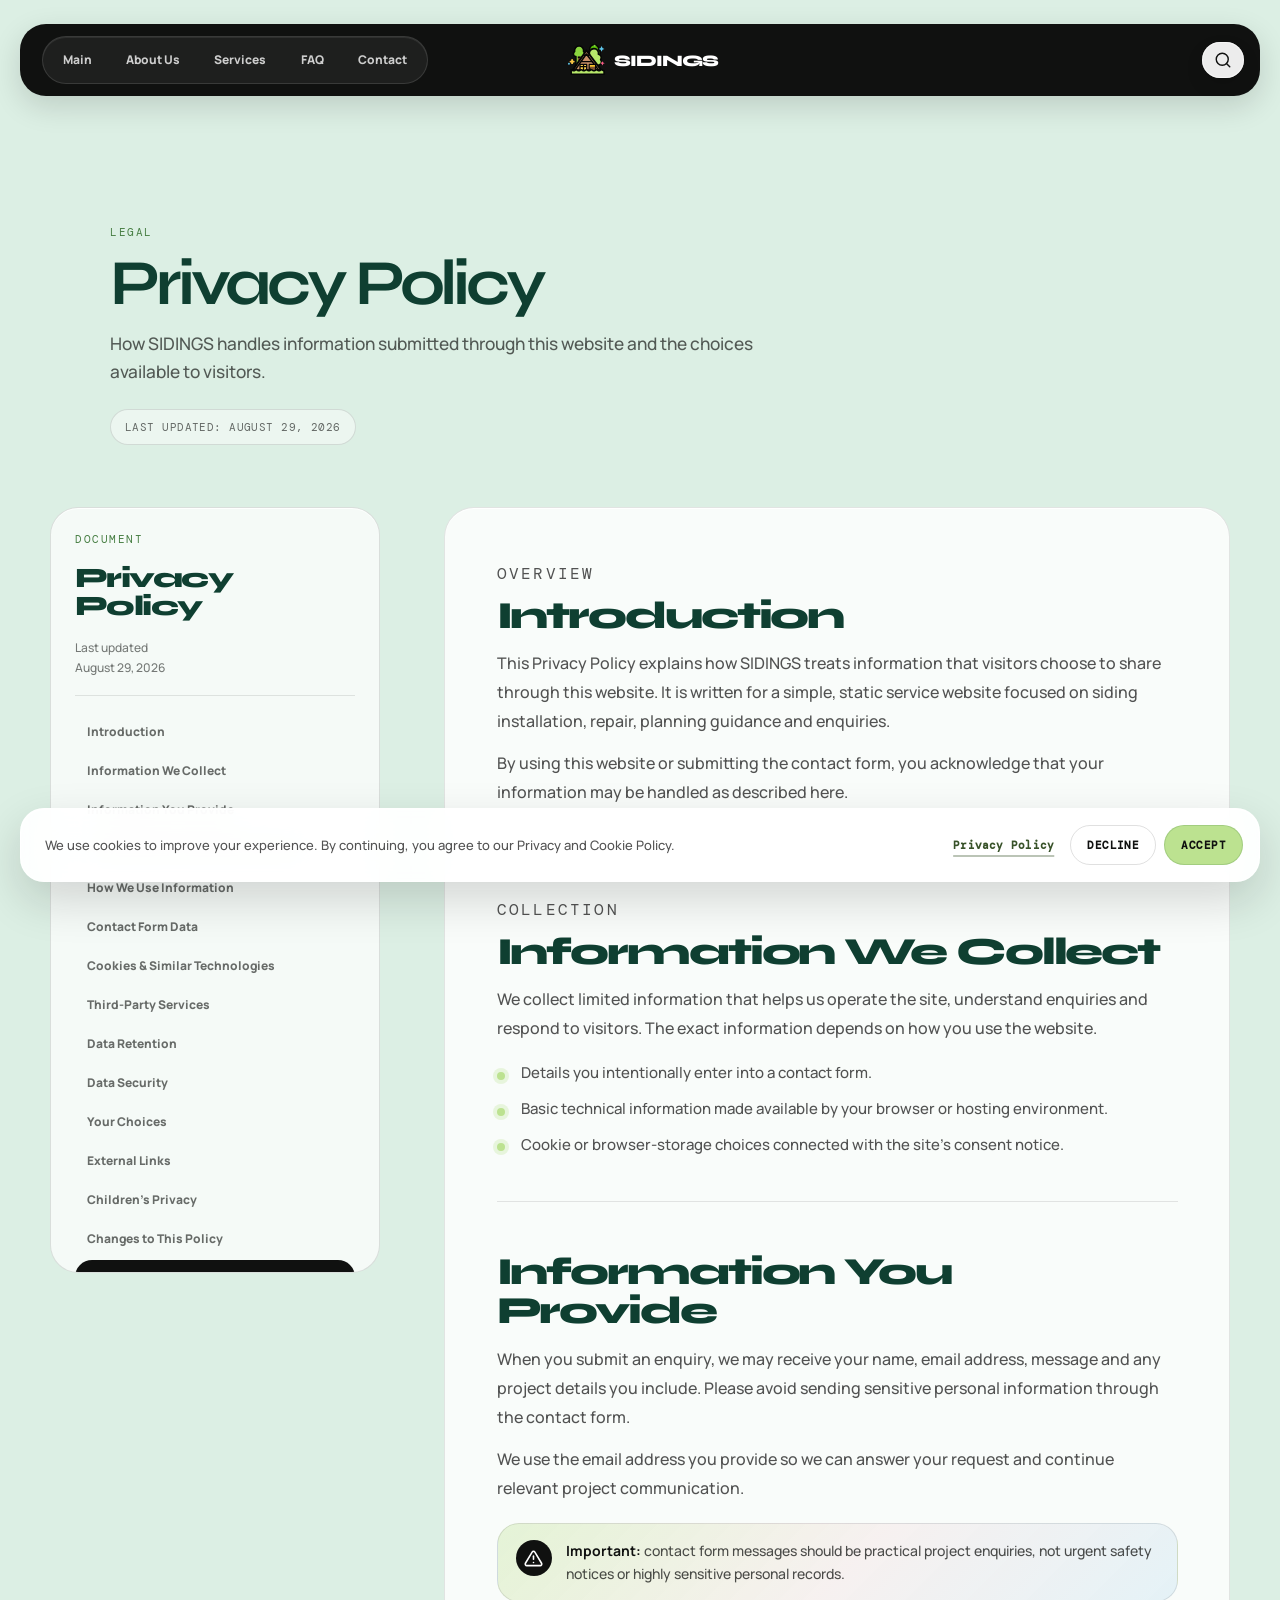
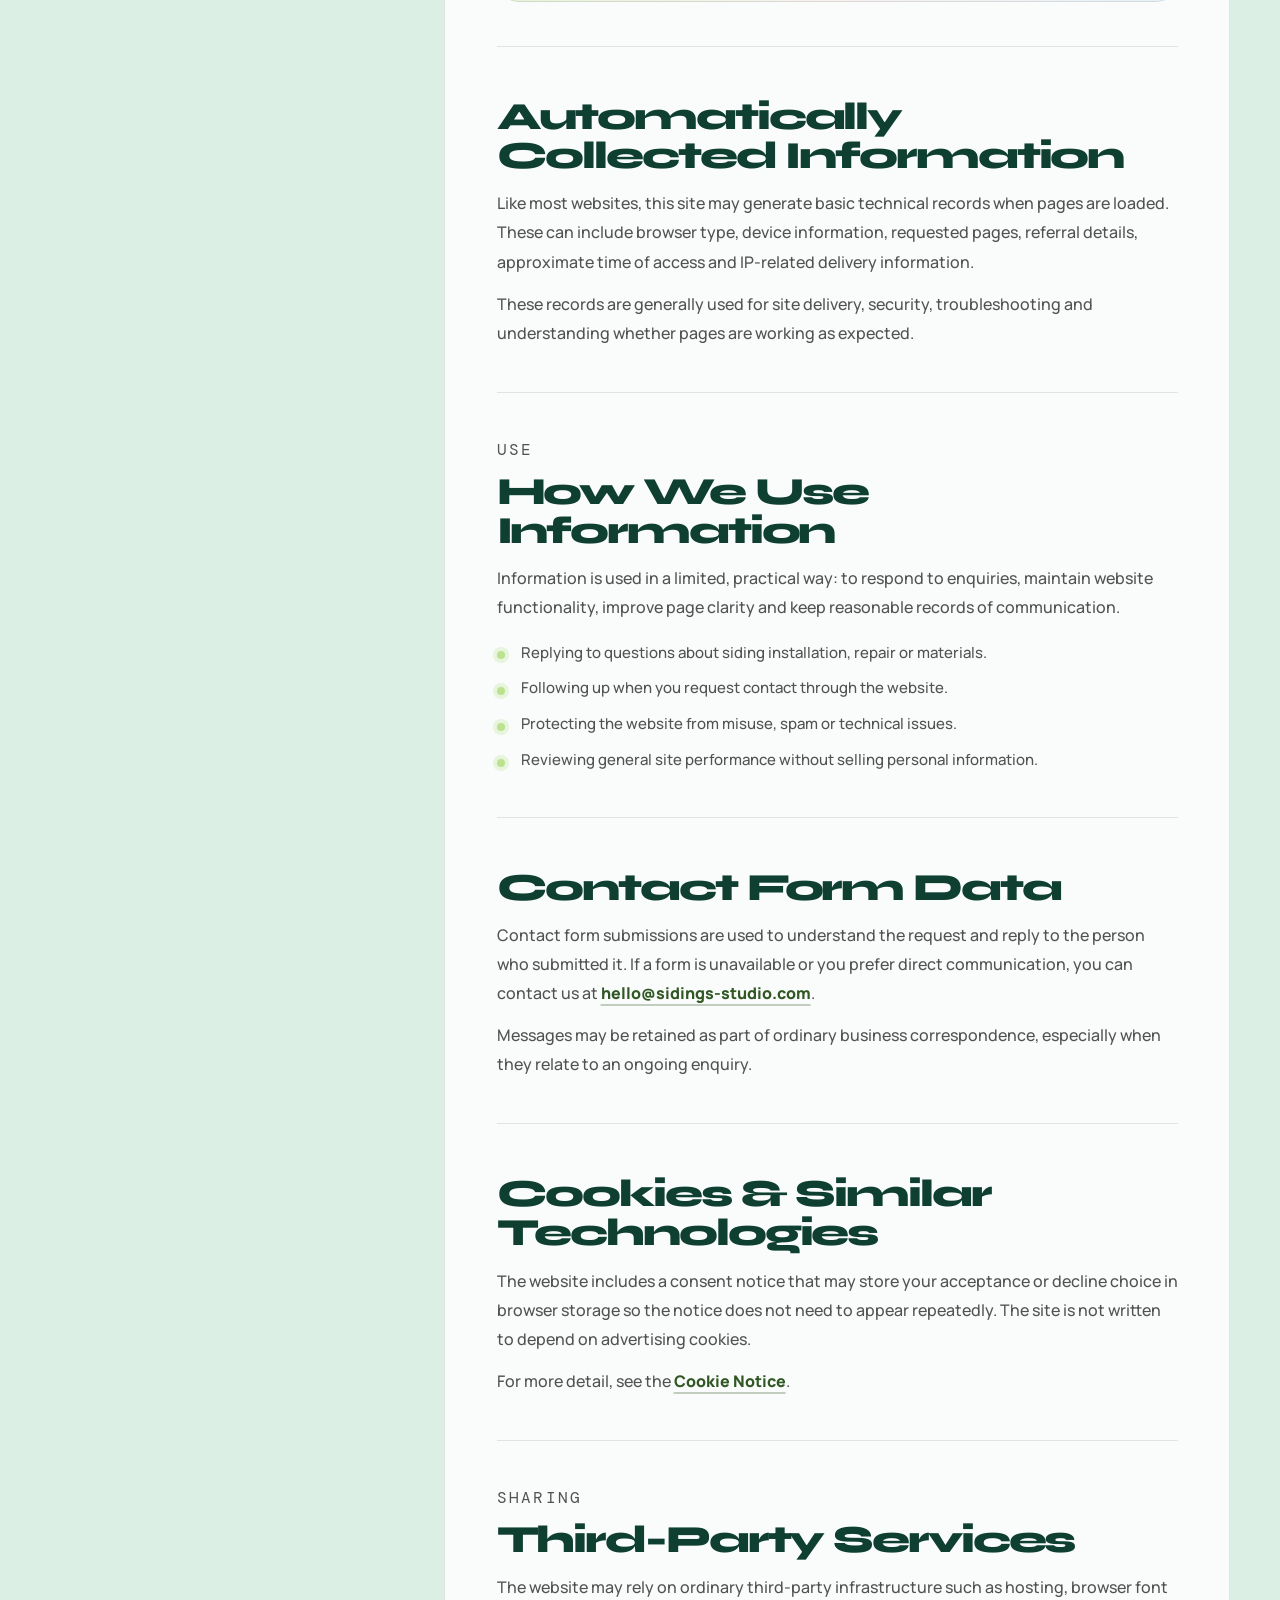
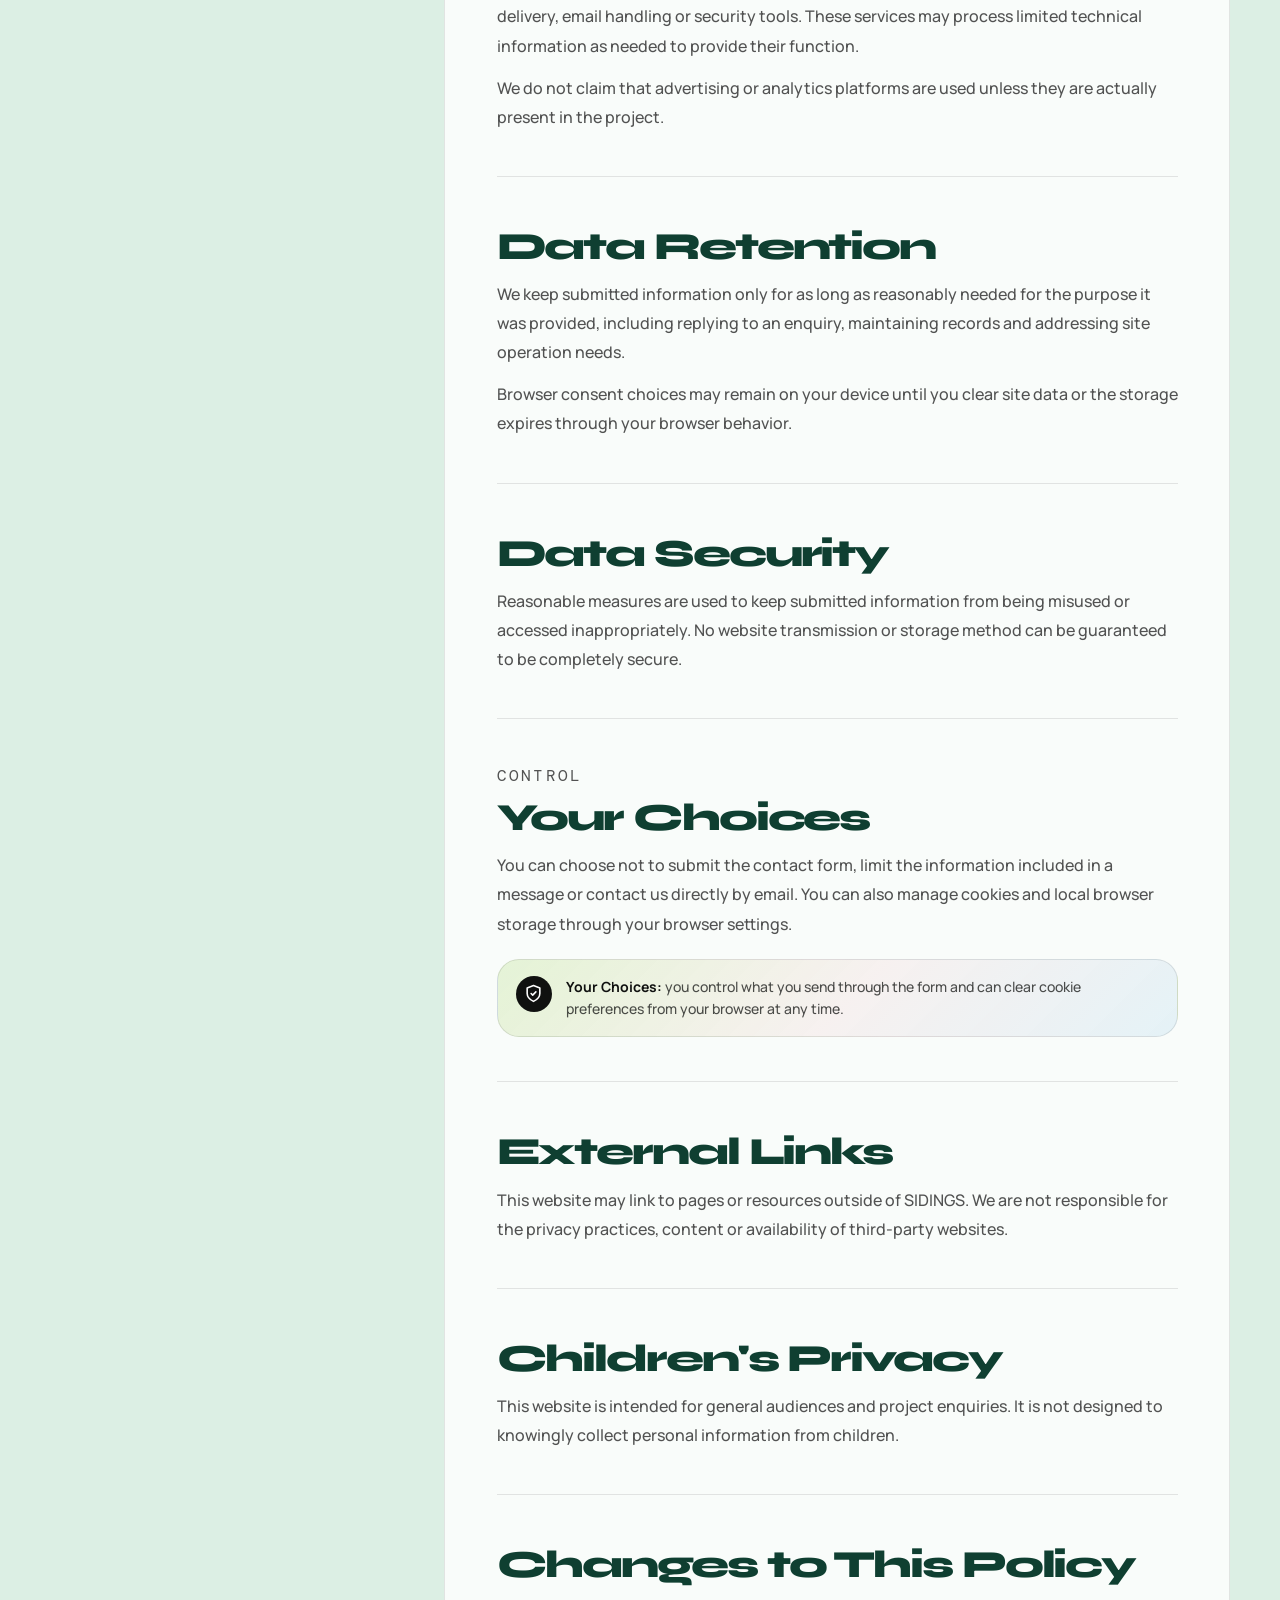
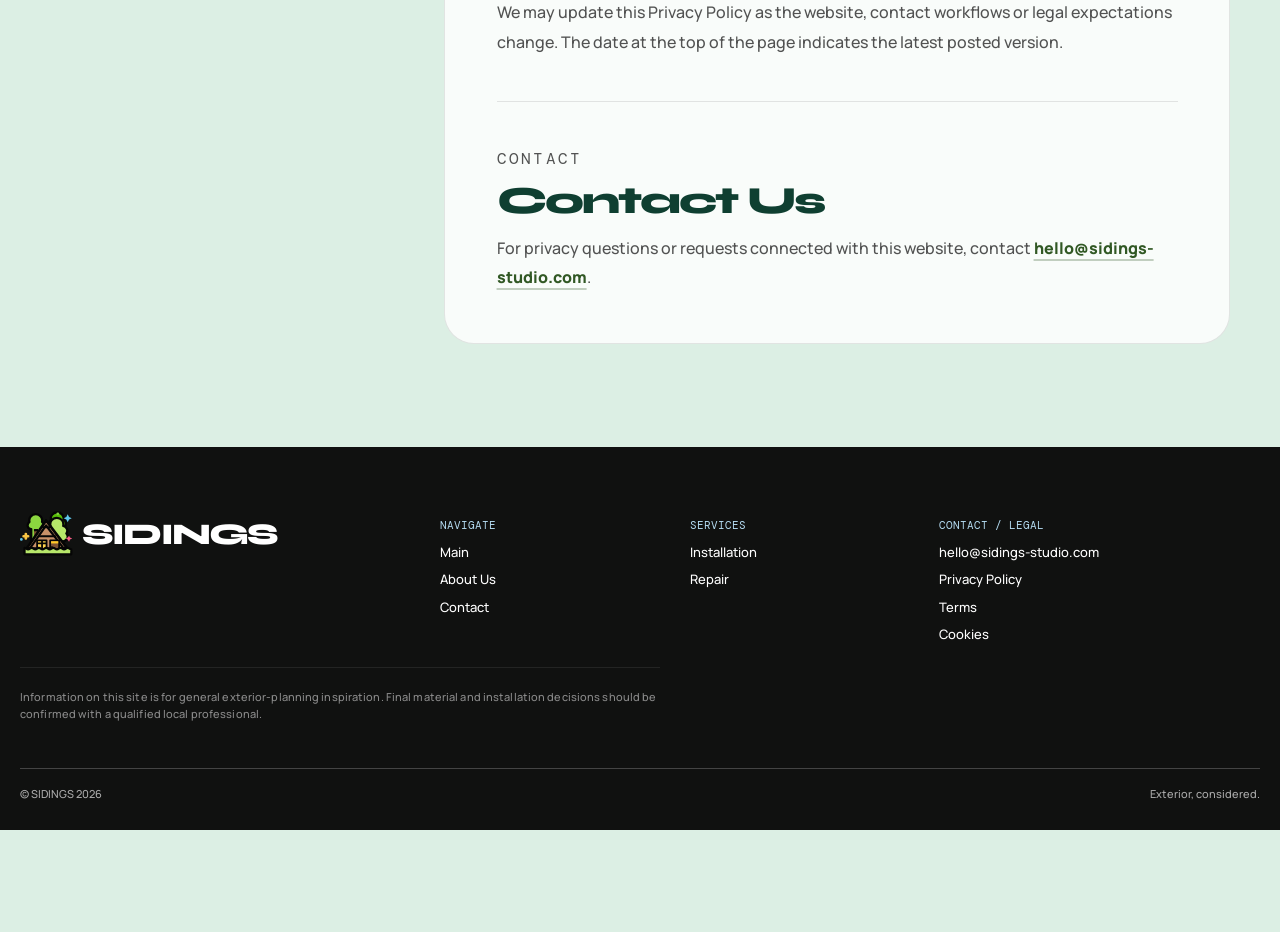
<file: privacy-policy.html>
<!doctype html>
<html lang="en">

<head>
    <meta charset="utf-8">
    <meta name="viewport" content="width=device-width,initial-scale=1">
    <meta name="description" content="Privacy Policy for this website.">
    <link rel="icon" data-favicon>
    <link rel="preconnect" href="https://fonts.googleapis.com">
    <link rel="preconnect" href="https://fonts.gstatic.com" crossorigin>
    <link rel="stylesheet"
        href="https://fonts.googleapis.com/css2?family=DM+Mono&family=Manrope:wght@500;700;800&family=Syne:wght@600;700;800&display=swap">
    <link rel="stylesheet" href="assets/css/global.css">
    <link rel="stylesheet" href="assets/css/legal.css">
    <script defer src="config/config.js"></script>
    <script defer src="assets/js/global.js"></script>
    <title>Privacy Policy</title>
</head>

<body data-page-title="Privacy Policy">
    <header class="site-header">
        <div class="container">
            <div class="header-wrap">
                <nav class="nav"><a href="index.html">Main</a><a href="index.html#about">About Us</a>
                    <div class="dropdown"><button class="drop-trigger" type="button">Services</button>
                        <div class="drop-menu"><a href="installation.html">Siding Installation</a><a
                                href="repair.html">Siding Repair</a></div>
                    </div><a href="index.html#faq">FAQ</a><a href="index.html#contact">Contact</a>
                </nav><a class="brand" href="index.html"><img data-logo width="38"
                        height="38" alt=""><span data-company></span></a>
                <div class="header-actions"><button class="search" type="button" aria-label="Search site">⌕</button><button
                        class="mobile-toggle" type="button" aria-label="Menu">☰</button></div>
            </div>
        </div>
    </header>

    <main class="legal" data-legal-page>
        <section class="legal-hero">
            <div class="container legal-hero-inner">
                <p class="legal-eyebrow">Legal</p>
                <h1 class="title">Privacy Policy</h1>
                <p class="legal-intro">How <span data-company></span> handles information submitted through this
                    website and the choices available to visitors.</p>
                <p class="legal-updated">Last updated: <time datetime="2026-08-29">August 29, 2026</time></p>
            </div>
        </section>

        <section class="legal-body">
            <div class="container legal-layout">
                <aside class="legal-sidebar" aria-label="Privacy Policy navigation">
                    <div class="legal-sidebar-card">
                        <p class="legal-sidebar-label">Document</p>
                        <h2>Privacy Policy</h2>
                        <p class="legal-sidebar-date">Last updated<br><time datetime="2026-08-29">August 29, 2026</time></p>
                        <nav class="legal-nav" aria-label="On this page">
                            <a href="#introduction">Introduction</a>
                            <a href="#information-we-collect">Information We Collect</a>
                            <a href="#information-you-provide">Information You Provide</a>
                            <a href="#automatically-collected-information">Automatically Collected Information</a>
                            <a href="#how-we-use-information">How We Use Information</a>
                            <a href="#contact-form-data">Contact Form Data</a>
                            <a href="#cookies-similar-technologies">Cookies &amp; Similar Technologies</a>
                            <a href="#third-party-services">Third-Party Services</a>
                            <a href="#data-retention">Data Retention</a>
                            <a href="#data-security">Data Security</a>
                            <a href="#your-choices">Your Choices</a>
                            <a href="#external-links">External Links</a>
                            <a href="#childrens-privacy">Children's Privacy</a>
                            <a href="#changes-to-this-policy">Changes to This Policy</a>
                            <a href="#contact-us">Contact Us</a>
                        </nav>
                        <div class="legal-question">
                            <strong>Questions about this policy?</strong>
                            <a data-email></a>
                        </div>
                    </div>
                </aside>

                <div class="legal-main">
                    <details class="legal-mobile-nav">
                        <summary>On this page</summary>
                        <nav class="legal-nav" aria-label="Mobile page navigation">
                            <a href="#introduction">Introduction</a>
                            <a href="#information-we-collect">Information We Collect</a>
                            <a href="#information-you-provide">Information You Provide</a>
                            <a href="#automatically-collected-information">Automatically Collected Information</a>
                            <a href="#how-we-use-information">How We Use Information</a>
                            <a href="#contact-form-data">Contact Form Data</a>
                            <a href="#cookies-similar-technologies">Cookies &amp; Similar Technologies</a>
                            <a href="#third-party-services">Third-Party Services</a>
                            <a href="#data-retention">Data Retention</a>
                            <a href="#data-security">Data Security</a>
                            <a href="#your-choices">Your Choices</a>
                            <a href="#external-links">External Links</a>
                            <a href="#childrens-privacy">Children's Privacy</a>
                            <a href="#changes-to-this-policy">Changes to This Policy</a>
                            <a href="#contact-us">Contact Us</a>
                        </nav>
                    </details>

                    <article class="legal-content">
                        <section class="legal-section" id="introduction">
                            <p class="legal-section-label">Overview</p>
                            <h2>Introduction</h2>
                            <p>This Privacy Policy explains how <span data-company></span> treats information
                                that visitors choose to share through this website. It is written for a simple, static
                                service website focused on siding installation, repair, planning guidance and enquiries.</p>
                            <p>By using this website or submitting the contact form, you acknowledge that your information
                                may be handled as described here.</p>
                        </section>

                        <section class="legal-section" id="information-we-collect">
                            <p class="legal-section-label">Collection</p>
                            <h2>Information We Collect</h2>
                            <p>We collect limited information that helps us operate the site, understand enquiries and
                                respond to visitors. The exact information depends on how you use the website.</p>
                            <ul>
                                <li>Details you intentionally enter into a contact form.</li>
                                <li>Basic technical information made available by your browser or hosting environment.</li>
                                <li>Cookie or browser-storage choices connected with the site's consent notice.</li>
                            </ul>
                        </section>

                        <section class="legal-section" id="information-you-provide">
                            <h2>Information You Provide</h2>
                            <p>When you submit an enquiry, we may receive your name, email address, message and any
                                project details you include. Please avoid sending sensitive personal information through
                                the contact form.</p>
                            <p>We use the email address you provide so we can answer your request and continue relevant
                                project communication.</p>
                            <aside class="legal-callout">
                                <span class="legal-callout-icon" aria-hidden="true"><svg viewBox="0 0 24 24">
                                        <path d="M12 9v4"></path>
                                        <path d="M12 17h.01"></path>
                                        <path d="M10.29 3.86 1.82 18a2 2 0 0 0 1.71 3h16.94a2 2 0 0 0 1.71-3L13.71 3.86a2 2 0 0 0-3.42 0Z"></path>
                                    </svg></span>
                                <p><strong>Important:</strong> contact form messages should be practical project
                                    enquiries, not urgent safety notices or highly sensitive personal records.</p>
                            </aside>
                        </section>

                        <section class="legal-section" id="automatically-collected-information">
                            <h2>Automatically Collected Information</h2>
                            <p>Like most websites, this site may generate basic technical records when pages are loaded.
                                These can include browser type, device information, requested pages, referral details,
                                approximate time of access and IP-related delivery information.</p>
                            <p>These records are generally used for site delivery, security, troubleshooting and
                                understanding whether pages are working as expected.</p>
                        </section>

                        <section class="legal-section" id="how-we-use-information">
                            <p class="legal-section-label">Use</p>
                            <h2>How We Use Information</h2>
                            <p>Information is used in a limited, practical way: to respond to enquiries, maintain website
                                functionality, improve page clarity and keep reasonable records of communication.</p>
                            <ul>
                                <li>Replying to questions about siding installation, repair or materials.</li>
                                <li>Following up when you request contact through the website.</li>
                                <li>Protecting the website from misuse, spam or technical issues.</li>
                                <li>Reviewing general site performance without selling personal information.</li>
                            </ul>
                        </section>

                        <section class="legal-section" id="contact-form-data">
                            <h2>Contact Form Data</h2>
                            <p>Contact form submissions are used to understand the request and reply to the person who
                                submitted it. If a form is unavailable or you prefer direct communication, you can contact
                                us at <a data-email></a>.</p>
                            <p>Messages may be retained as part of ordinary business correspondence, especially when they
                                relate to an ongoing enquiry.</p>
                        </section>

                        <section class="legal-section" id="cookies-similar-technologies">
                            <h2>Cookies &amp; Similar Technologies</h2>
                            <p>The website includes a consent notice that may store your acceptance or decline choice in
                                browser storage so the notice does not need to appear repeatedly. The site is not written
                                to depend on advertising cookies.</p>
                            <p>For more detail, see the <a href="cookies.html">Cookie Notice</a>.</p>
                        </section>

                        <section class="legal-section" id="third-party-services">
                            <p class="legal-section-label">Sharing</p>
                            <h2>Third-Party Services</h2>
                            <p>The website may rely on ordinary third-party infrastructure such as hosting, browser font
                                delivery, email handling or security tools. These services may process limited technical
                                information as needed to provide their function.</p>
                            <p>We do not claim that advertising or analytics platforms are used unless they are actually
                                present in the project.</p>
                        </section>

                        <section class="legal-section" id="data-retention">
                            <h2>Data Retention</h2>
                            <p>We keep submitted information only for as long as reasonably needed for the purpose it was
                                provided, including replying to an enquiry, maintaining records and addressing site
                                operation needs.</p>
                            <p>Browser consent choices may remain on your device until you clear site data or the storage
                                expires through your browser behavior.</p>
                        </section>

                        <section class="legal-section" id="data-security">
                            <h2>Data Security</h2>
                            <p>Reasonable measures are used to keep submitted information from being misused or accessed
                                inappropriately. No website transmission or storage method can be guaranteed to be
                                completely secure.</p>
                        </section>

                        <section class="legal-section" id="your-choices">
                            <p class="legal-section-label">Control</p>
                            <h2>Your Choices</h2>
                            <p>You can choose not to submit the contact form, limit the information included in a message
                                or contact us directly by email. You can also manage cookies and local browser storage
                                through your browser settings.</p>
                            <aside class="legal-callout">
                                <span class="legal-callout-icon" aria-hidden="true"><svg viewBox="0 0 24 24">
                                        <path d="M12 22s8-4 8-10V5l-8-3-8 3v7c0 6 8 10 8 10Z"></path>
                                        <path d="m9 12 2 2 4-4"></path>
                                    </svg></span>
                                <p><strong>Your Choices:</strong> you control what you send through the form and can
                                    clear cookie preferences from your browser at any time.</p>
                            </aside>
                        </section>

                        <section class="legal-section" id="external-links">
                            <h2>External Links</h2>
                            <p>This website may link to pages or resources outside of <span data-company></span>.
                                We are not responsible for the privacy practices, content or availability of third-party
                                websites.</p>
                        </section>

                        <section class="legal-section" id="childrens-privacy">
                            <h2>Children's Privacy</h2>
                            <p>This website is intended for general audiences and project enquiries. It is not designed
                                to knowingly collect personal information from children.</p>
                        </section>

                        <section class="legal-section" id="changes-to-this-policy">
                            <h2>Changes to This Policy</h2>
                            <p>We may update this Privacy Policy as the website, contact workflows or legal expectations
                                change. The date at the top of the page indicates the latest posted version.</p>
                        </section>

                        <section class="legal-section" id="contact-us">
                            <p class="legal-section-label">Contact</p>
                            <h2>Contact Us</h2>
                            <p>For privacy questions or requests connected with this website, contact <a data-email></a>.</p>
                        </section>
                    </article>
                </div>
            </div>
        </section>
    </main>

    <footer class="site-footer">
        <div class="container">
            <div class="foot-grid">
                <div><a class="brand" href="index.html"><img data-logo width="38"
                            height="38" loading="lazy" alt=""><span data-company></span></a></div>
                <div>
                    <p class="footer-label">Navigate</p>
                    <nav class="footer-nav"><a href="index.html">Main</a><a href="index.html#about">About Us</a><a
                            href="index.html#contact">Contact</a></nav>
                </div>
                <div>
                    <p class="footer-label">Services</p>
                    <nav class="footer-nav"><a href="installation.html">Installation</a><a href="repair.html">Repair</a>
                    </nav>
                </div>
                <div>
                    <p class="footer-label">Contact / Legal</p>
                    <nav class="footer-nav"><a data-email></a><a href="privacy-policy.html">Privacy Policy</a><a
                            href="terms.html">Terms</a><a href="cookies.html">Cookies</a></nav>
                </div>
            </div>
            <p class="disclaimer" data-disclaimer></p>
            <div class="foot-bottom"><span>© <span data-company></span> 2026</span><span>Exterior,
                    considered.</span></div>
        </div>
    </footer>
</body>

</html>
</file>
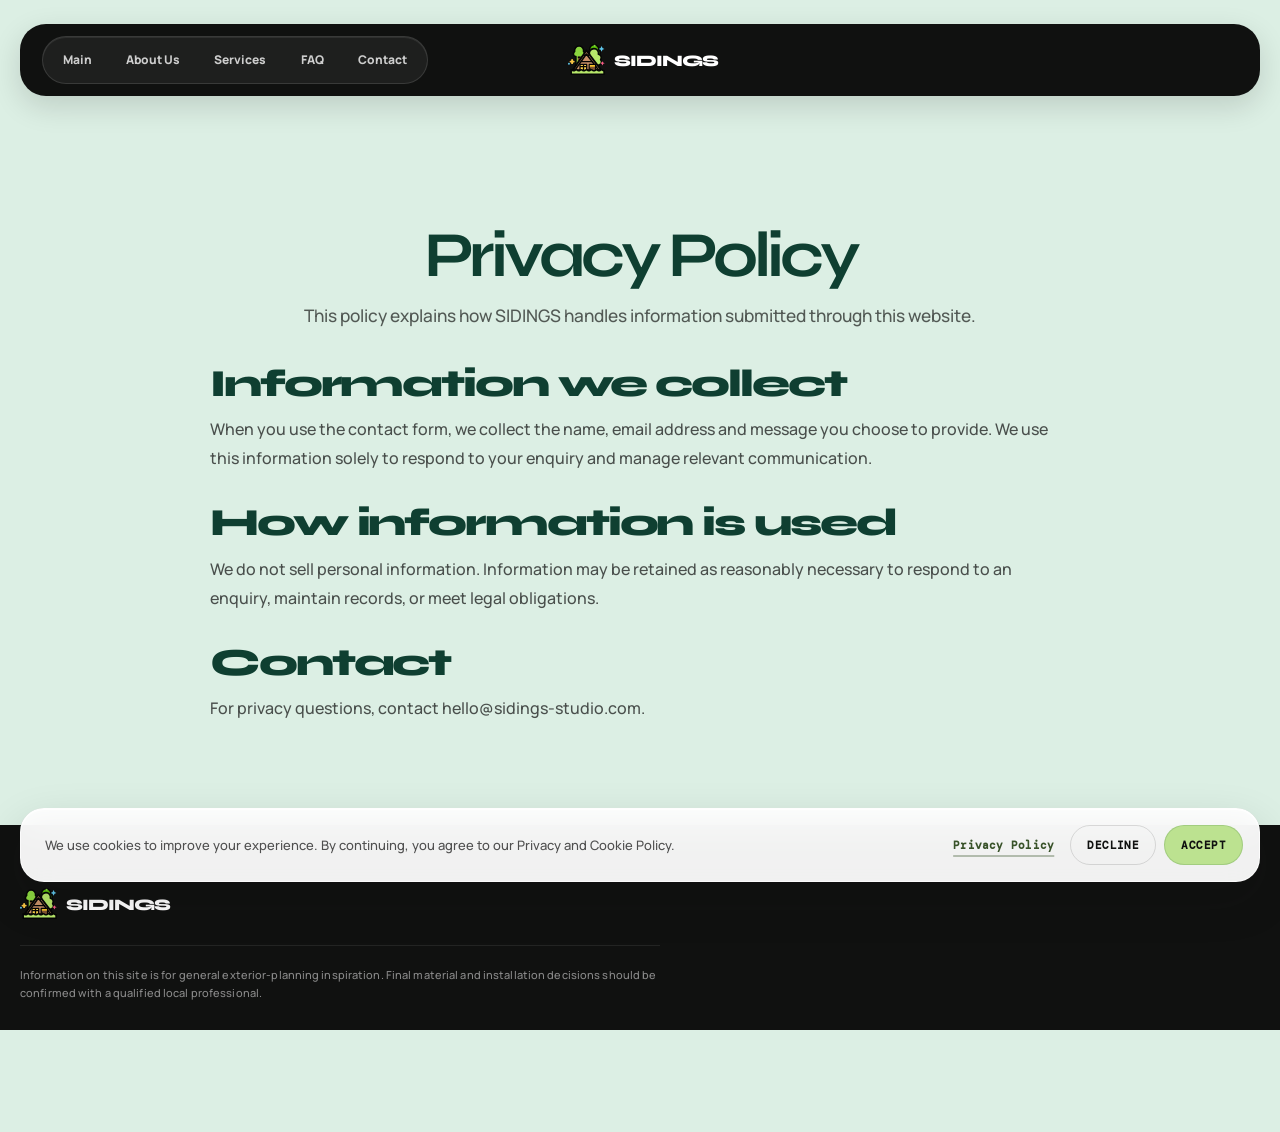
<file: privacy.html>
<!doctype html>
<html lang="en">

<head>
    <meta charset="utf-8">
    <meta name="viewport" content="width=device-width,initial-scale=1">
    <link rel="icon" data-favicon>
    <link rel="preconnect" href="https://fonts.googleapis.com">
    <link rel="preconnect" href="https://fonts.gstatic.com" crossorigin>
    <link rel="stylesheet"
        href="https://fonts.googleapis.com/css2?family=DM+Mono&family=Manrope:wght@500;700;800&family=Syne:wght@600;700;800&display=swap">
    <link rel="stylesheet" href="assets/css/global.css">
    <link rel="stylesheet" href="assets/css/legal.css">
    <script defer src="config/config.js"></script>
    <script defer src="assets/js/global.js"></script>
    <title>Privacy Policy</title>
</head>

<body data-page-title="Privacy Policy">
    <header class="site-header">
        <div class="container">
            <div class="header-wrap">
                <nav class="nav"><a href="index.html">Main</a><a href="index.html#about">About Us</a>
                    <div class="dropdown"><button class="drop-trigger" type="button">Services</button>
                        <div class="drop-menu"><a href="installation.html">Siding Installation</a><a
                                href="repair.html">Siding Repair</a></div>
                    </div><a href="index.html#faq">FAQ</a><a href="index.html#contact">Contact</a>
                </nav><a class="brand" href="index.html"><img data-logo width="38" height="38" alt=""><span
                        data-company></span></a>
                <div class="header-actions"><button class="mobile-toggle" type="button" aria-label="Menu">☰</button>
                </div>
            </div>
        </div>
    </header>
    <main class="legal">
        <div class="container content">
            <h1 class="title">Privacy Policy</h1>
            <p>This policy explains how <span data-company></span> handles information submitted through this website.
            </p>
            <h2>Information we collect</h2>
            <p>When you use the contact form, we collect the name, email address and message you choose to provide. We
                use this information solely to respond to your enquiry and manage relevant communication.</p>
            <h2>How information is used</h2>
            <p>We do not sell personal information. Information may be retained as reasonably necessary to respond to an
                enquiry, maintain records, or meet legal obligations.</p>
            <h2>Contact</h2>
            <p>For privacy questions, contact <a data-email></a>.</p>
        </div>
    </main>
    <footer class="site-footer">
        <div class="container"><a class="brand" href="index.html"><img data-logo width="38" height="38" loading="lazy"
                    alt=""><span data-company></span></a>
            <p class="disclaimer" data-disclaimer></p>
        </div>
    </footer>
</body>

</html>
</file>
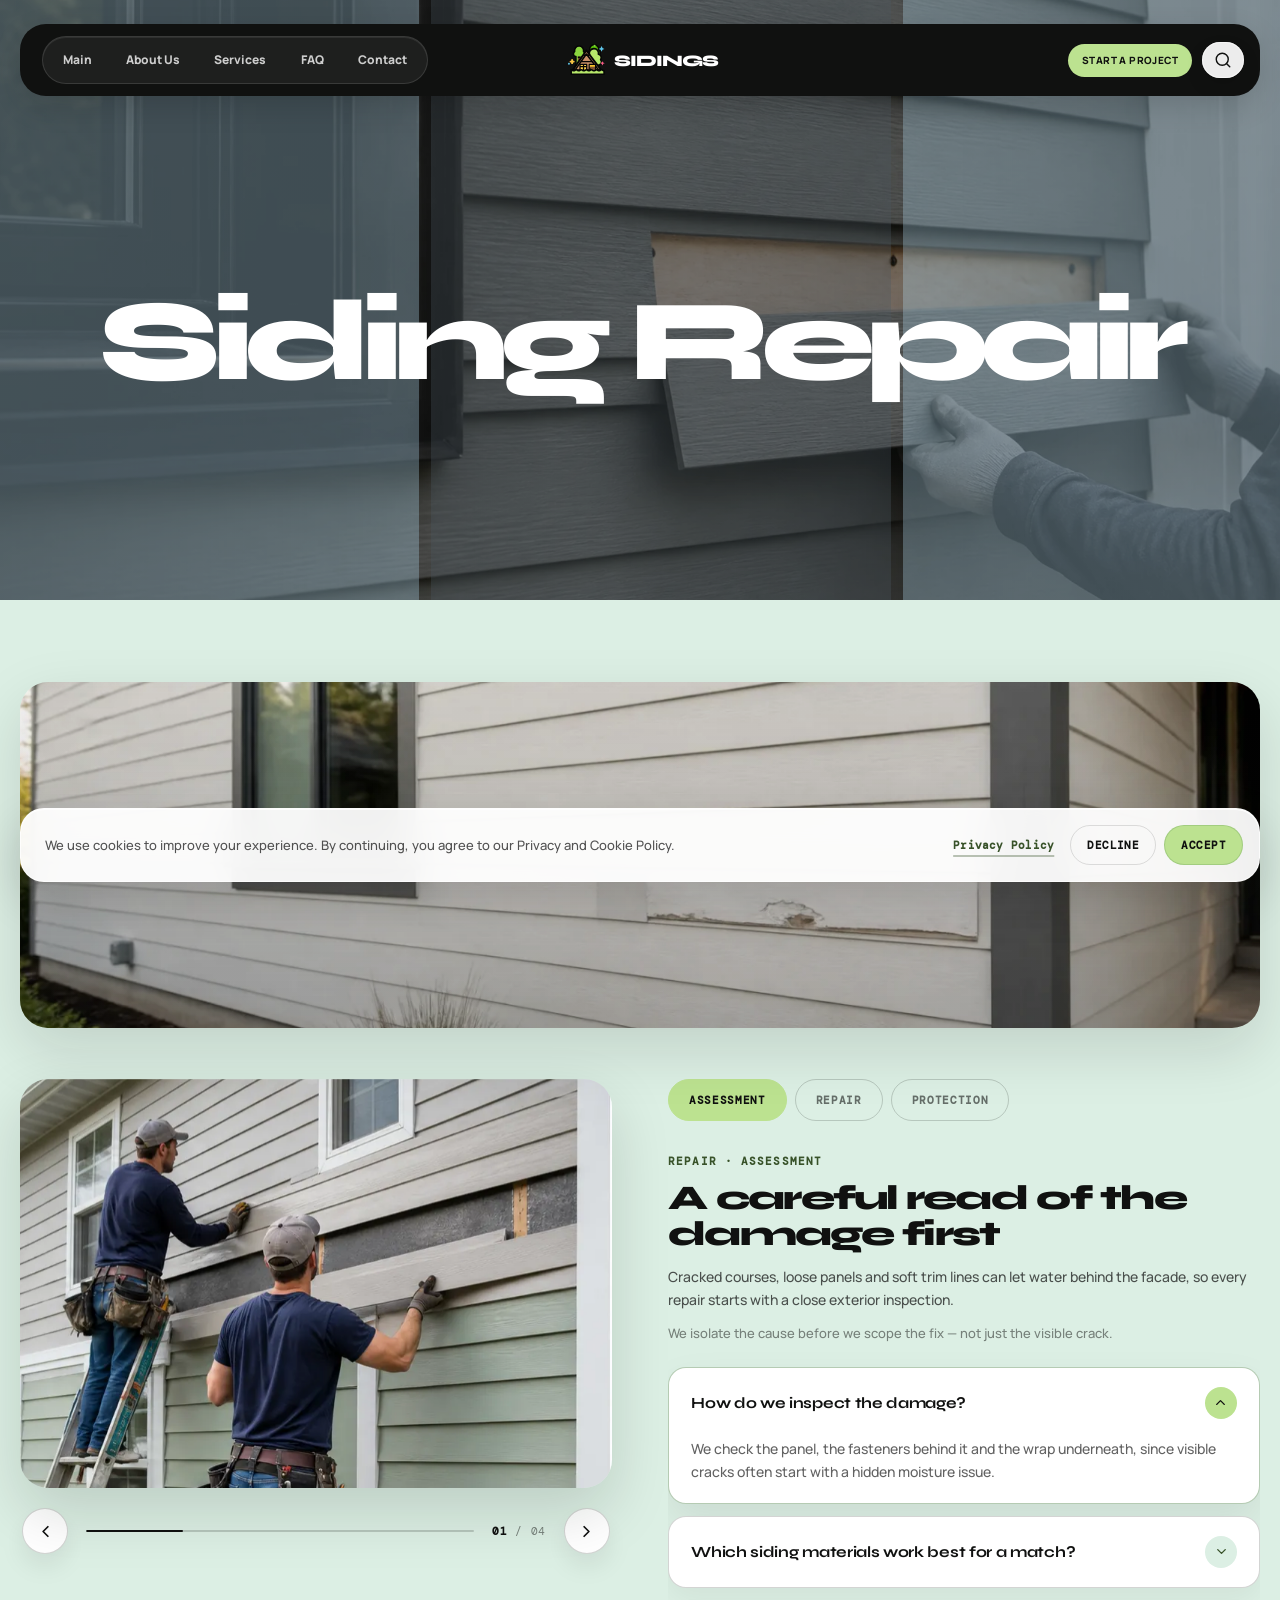
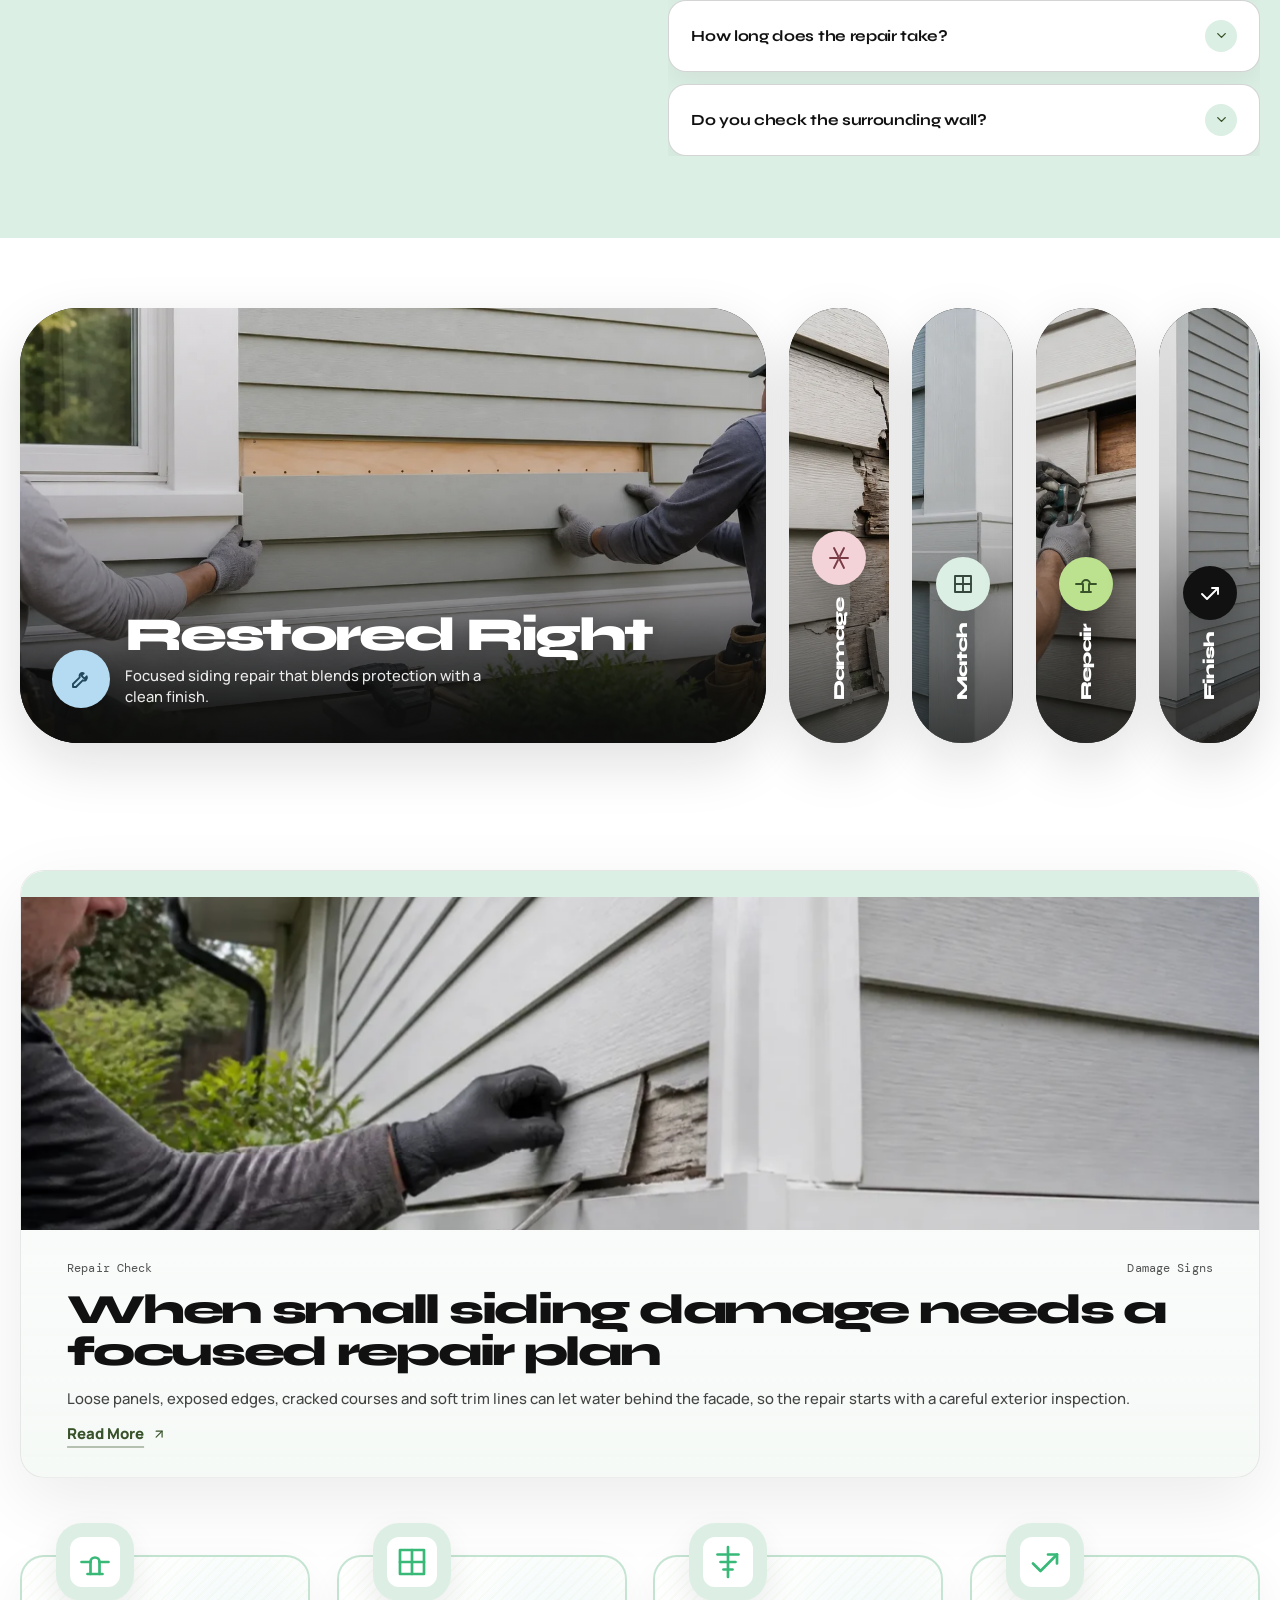
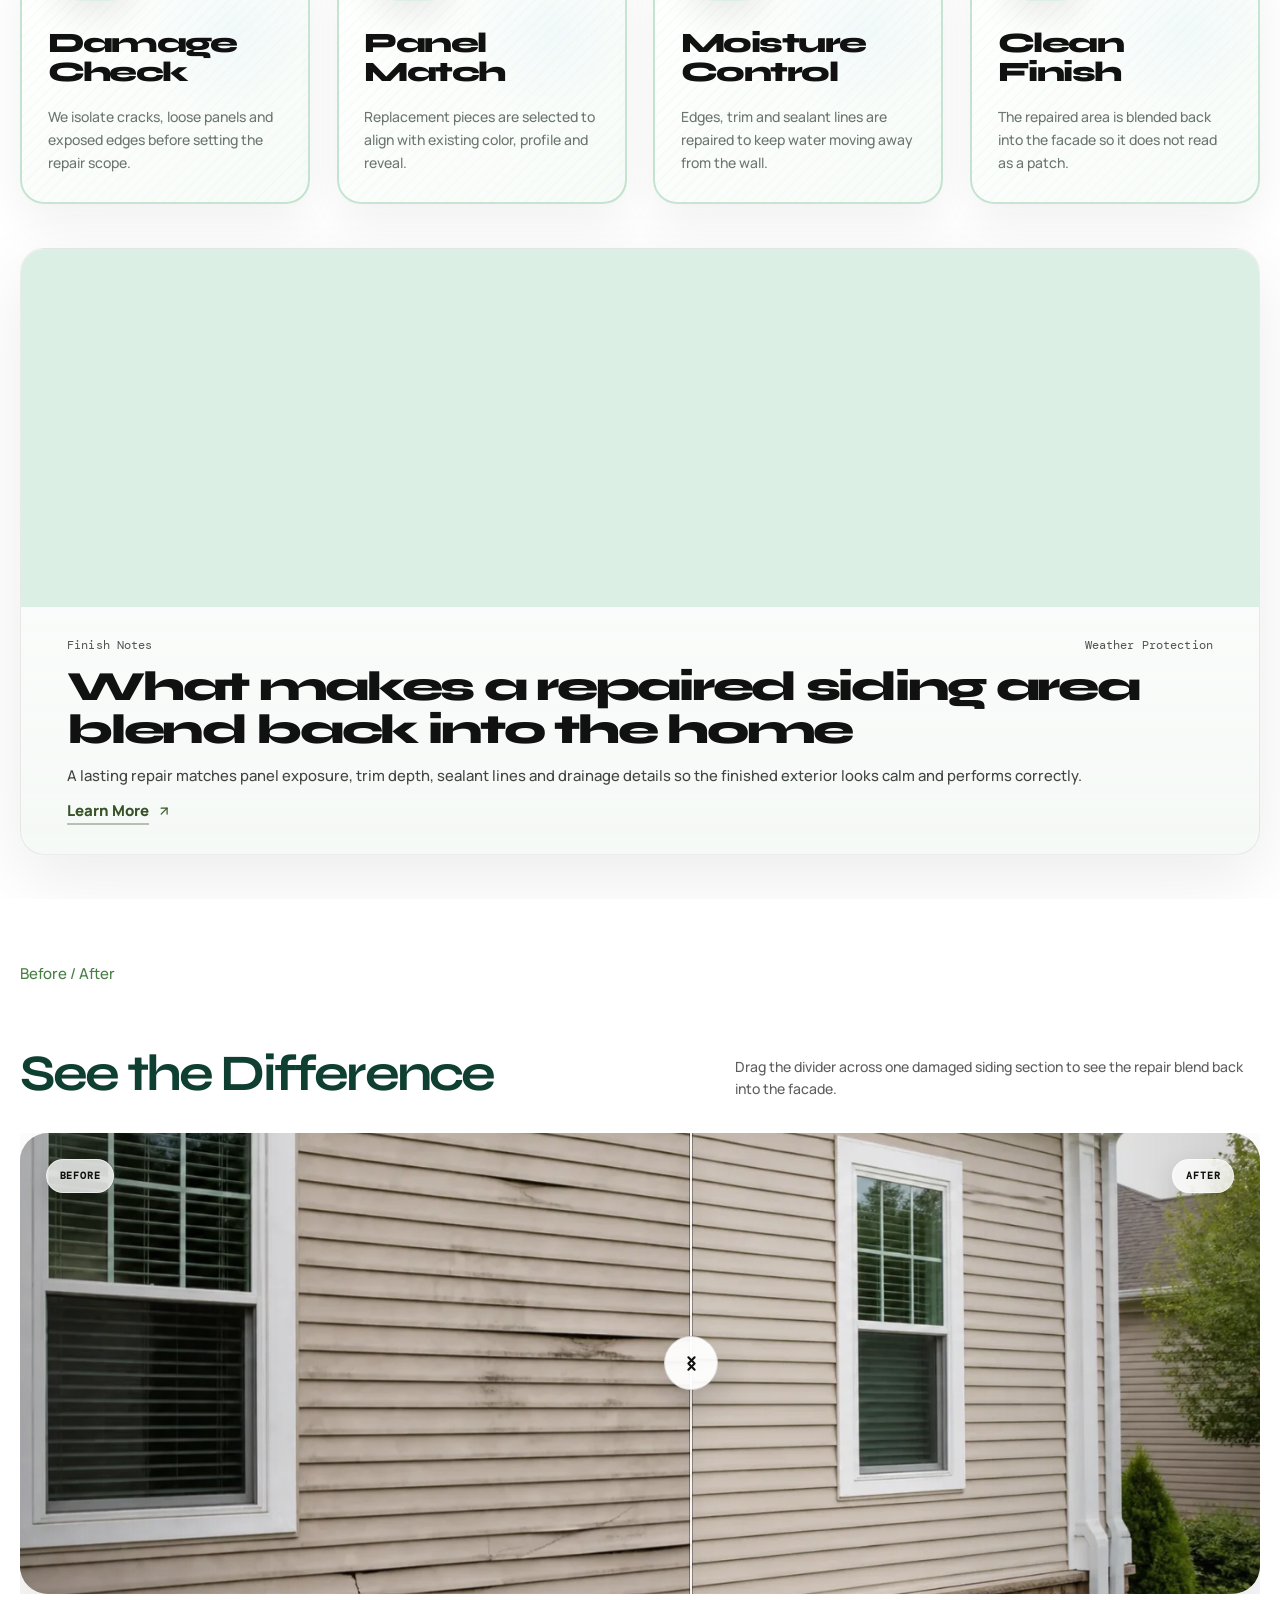
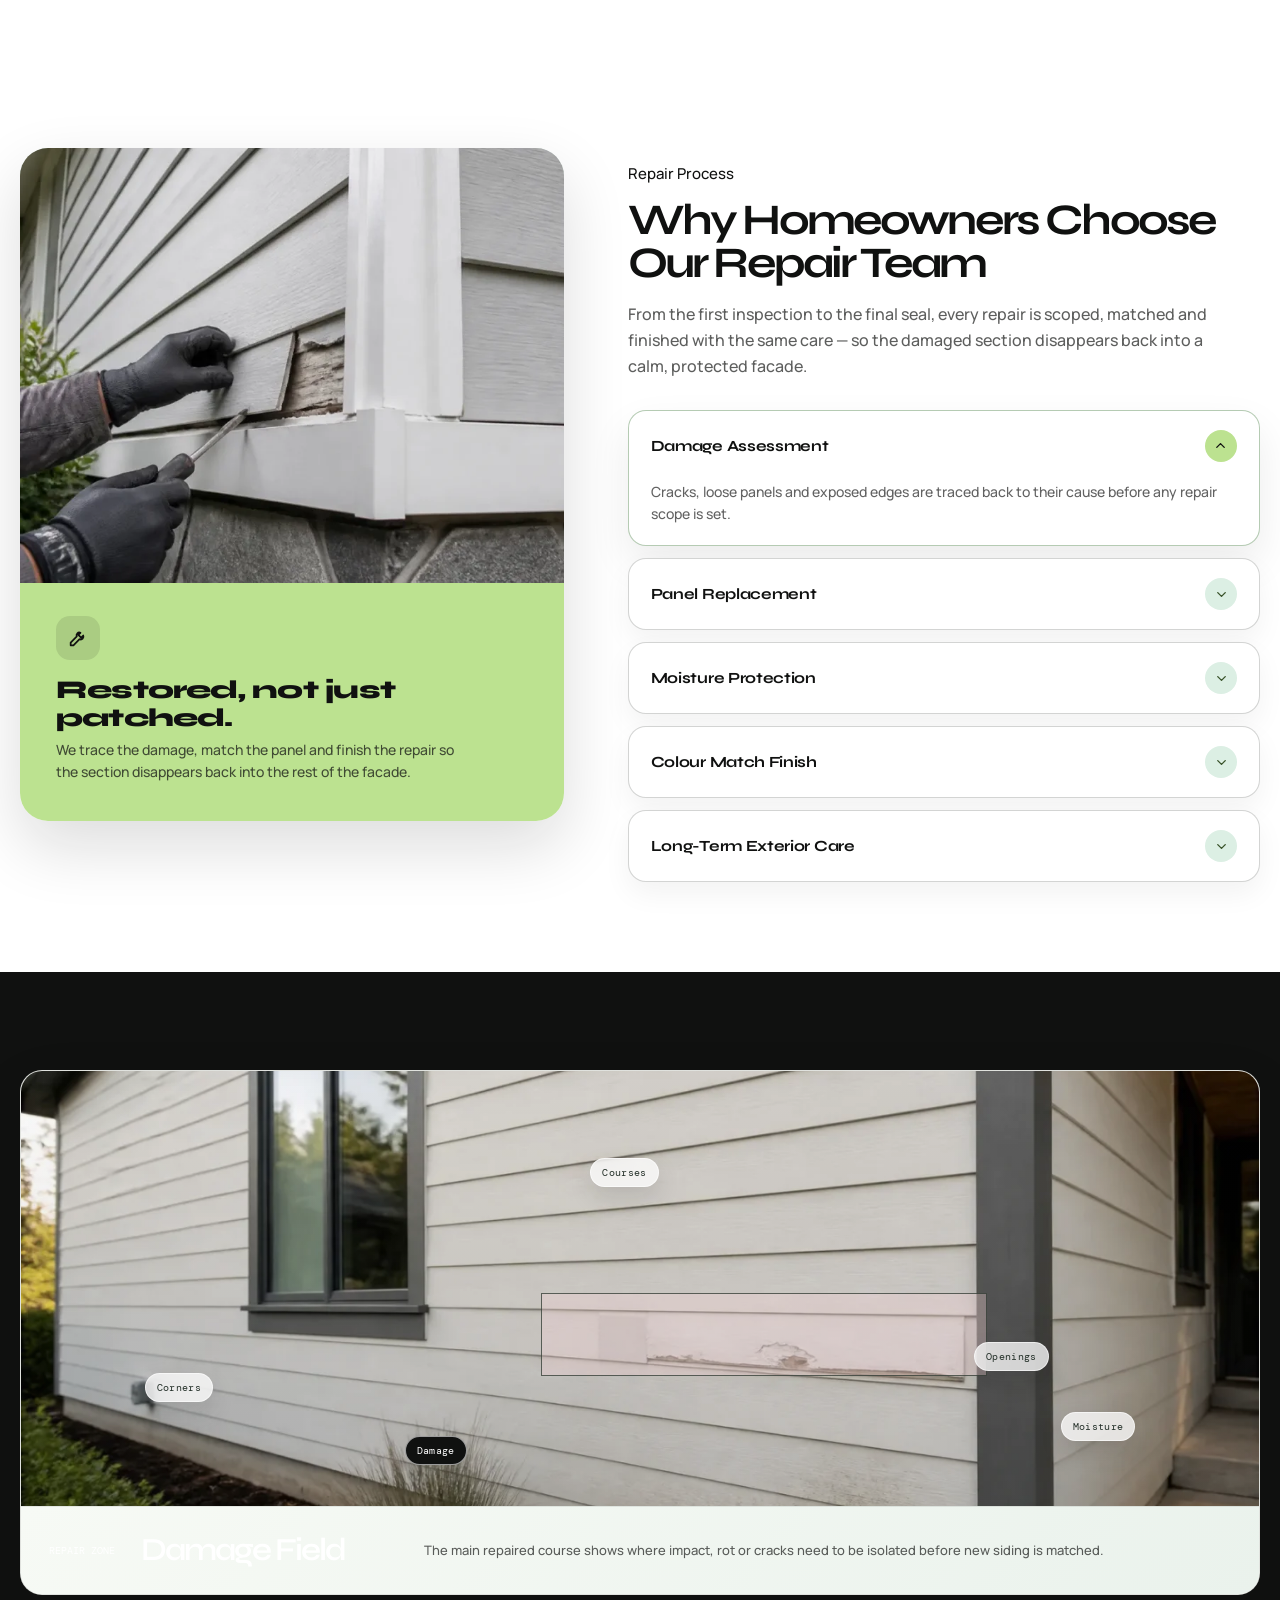
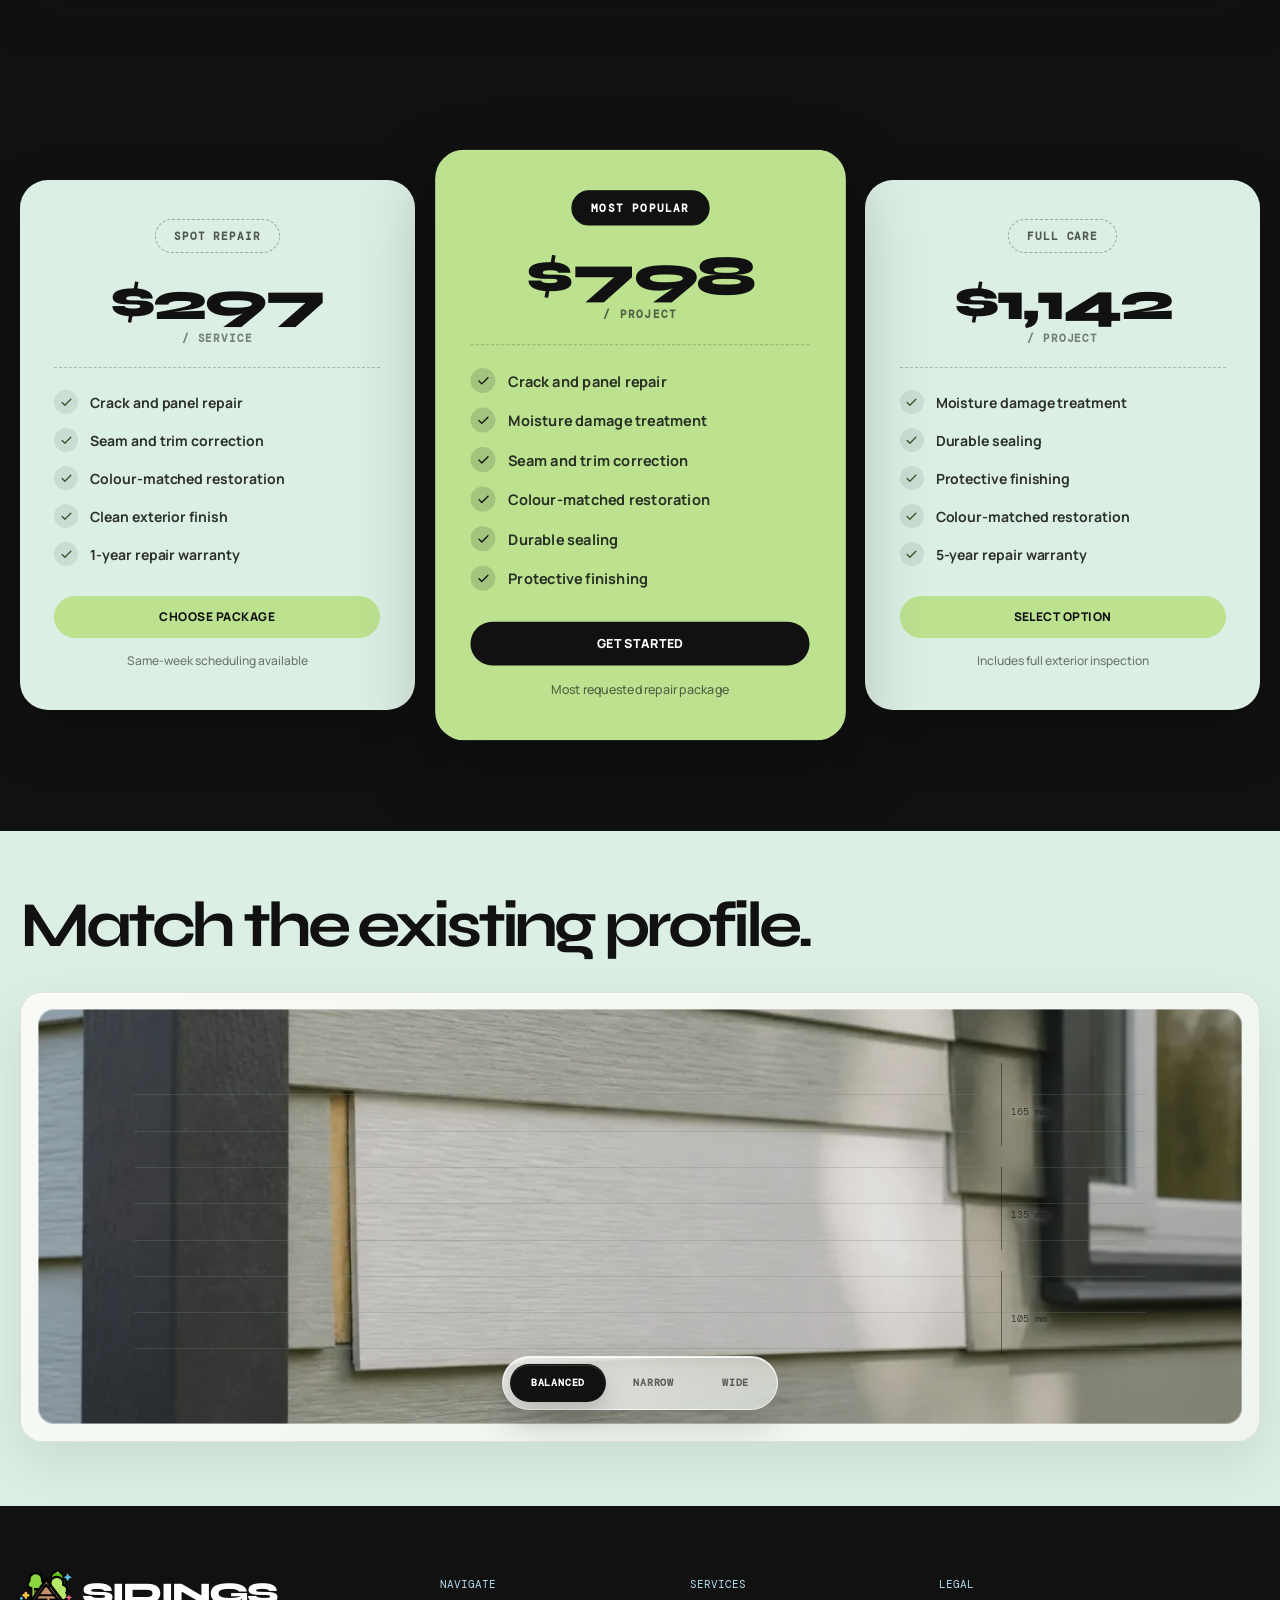
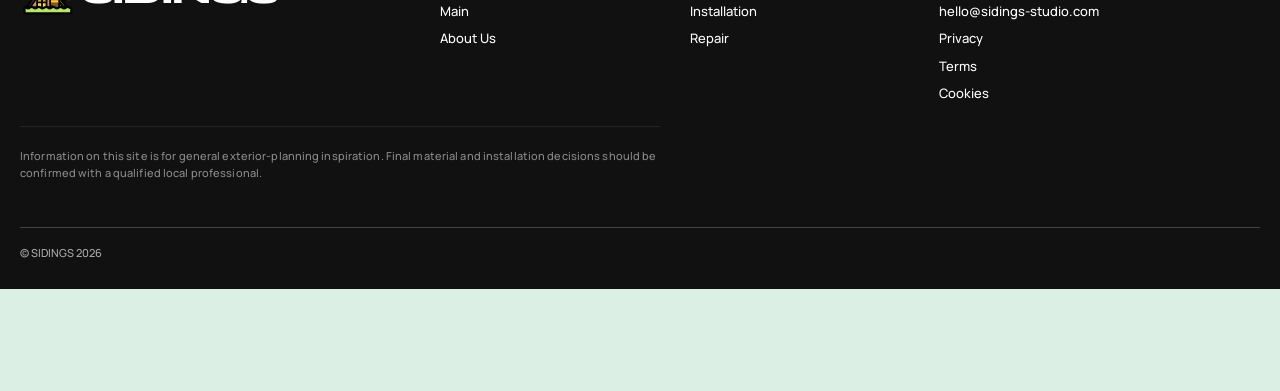
<file: repair.html>
<!doctype html><html lang="en"><head><meta charset="utf-8"><meta name="viewport" content="width=device-width,initial-scale=1"><link rel="icon" data-favicon><link rel="preconnect" href="https://fonts.googleapis.com"><link rel="preconnect" href="https://fonts.gstatic.com" crossorigin><link rel="stylesheet" href="https://fonts.googleapis.com/css2?family=DM+Mono&family=Manrope:wght@500;700;800&family=Syne:wght@600;700;800&display=swap"><link rel="stylesheet" href="assets/css/global.css"><link rel="stylesheet" href="assets/vendor/swiper-bundle.min.css"><link rel="stylesheet" href="assets/css/service.css?v=compose-swiper-tabs"><script defer src="config/config.js"></script><script defer src="assets/js/global.js"></script><script defer src="assets/vendor/swiper-bundle.min.js"></script><script defer src="assets/js/service.js?v=compose-swiper-tabs"></script><title>Repair</title></head><body data-page-title="Repair">
<header class="site-header"><div class="container"><div class="header-wrap"><nav class="nav"><a href="index.html">Main</a><a href="index.html#about">About Us</a><div class="dropdown"><button class="drop-trigger" type="button">Services</button><div class="drop-menu"><a href="installation.html">Siding Installation</a><a href="repair.html">Siding Repair</a></div></div><a href="index.html#faq">FAQ</a><a href="index.html#contact">Contact</a></nav><a class="brand" href="index.html"><img data-logo width="38" height="38" alt=""><span data-company></span></a><div class="header-actions"><a class="pill header-cta" href="index.html#contact">Start a project</a><button class="search" type="button" aria-label="Search site">⌕</button><button class="mobile-toggle" type="button" aria-label="Menu">☰</button></div></div></div></header>
<main><section class="service-hero repair-hero" id="repair-main"><div class="fractures"><i class="fracture"></i><i class="fracture"></i><i class="fracture"></i></div><h1>Siding Repair</h1></section>
<section class="service-section compose-section" id="repair-compose" aria-label="How we approach every siding repair"><div class="container"><div class="compose-parallax"><img data-parallax-image src="assets/images/repair/facade-zoning-repair.webp" alt="Wide view of a home exterior with a repaired siding section blended into the facade" loading="lazy" width="1717" height="916"></div><div class="compose-grid"><div class="compose-visual"><div class="compose-swiper swiper"><div class="swiper-wrapper"><div class="swiper-slide"><img src="assets/images/service-gallery/repair-restoration.webp" alt="Workers restoring damaged siding panels on a home exterior" loading="lazy" width="790" height="793"></div><div class="swiper-slide"><img src="assets/images/service-insights/repair-damage-check.webp" alt="Technician inspecting damaged siding panels before repair" loading="lazy" width="1600" height="701"></div><div class="swiper-slide"><img src="assets/images/repair/profile-scale-repair.webp" alt="Close view of matched siding panel profile during a repair" loading="lazy" width="1717" height="916"></div><div class="swiper-slide"><img src="assets/images/service-insights/repair-finish-protection.webp" alt="Finished siding repair with clean trim and protected corner" loading="lazy" width="1600" height="700"></div></div></div><div class="compose-nav"><button class="compose-arrow compose-prev" type="button" aria-label="Previous photo"><svg viewBox="0 0 24 24"><path d="m15 18-6-6 6-6"/></svg></button><div class="compose-progress"><span class="compose-progress-fill"></span></div><span class="compose-count"><b class="compose-count-current">01</b> / <span class="compose-count-total">04</span></span><button class="compose-arrow compose-next" type="button" aria-label="Next photo"><svg viewBox="0 0 24 24"><path d="m9 18 6-6-6-6"/></svg></button></div></div><div class="compose-content"><div class="compose-tabs" role="tablist" aria-label="Repair service details"><button class="compose-tab is-active" type="button" role="tab" id="repair-tab-assessment" aria-controls="repair-panel-assessment" aria-selected="true" data-tab-target="assessment">Assessment</button><button class="compose-tab" type="button" role="tab" id="repair-tab-repair" aria-controls="repair-panel-repair" aria-selected="false" tabindex="-1" data-tab-target="repair">Repair</button><button class="compose-tab" type="button" role="tab" id="repair-tab-protection" aria-controls="repair-panel-protection" aria-selected="false" tabindex="-1" data-tab-target="protection">Protection</button></div><div class="compose-panels"><div class="compose-panel is-active" data-tab-panel="assessment" role="tabpanel" id="repair-panel-assessment" aria-labelledby="repair-tab-assessment"><span class="compose-label">Repair · Assessment</span><h2>A careful read of the damage first</h2><p class="compose-text">Cracked courses, loose panels and soft trim lines can let water behind the facade, so every repair starts with a close exterior inspection.</p><p class="compose-note">We isolate the cause before we scope the fix — not just the visible crack.</p><div class="detail-accordion" data-detail-accordion><article class="detail-accordion-item is-open"><button class="detail-trigger" id="cmp-r-asmt-t1" aria-controls="cmp-r-asmt-p1"><span>How do we inspect the damage?</span><span class="detail-icon" aria-hidden="true"><svg viewBox="0 0 24 24"><path d="m6 9 6 6 6-6"/></svg></span></button><div class="detail-panel" id="cmp-r-asmt-p1" role="region" aria-labelledby="cmp-r-asmt-t1"><div class="detail-panel-inner"><p>We check the panel, the fasteners behind it and the wrap underneath, since visible cracks often start with a hidden moisture issue.</p></div></div></article><article class="detail-accordion-item"><button class="detail-trigger" id="cmp-r-asmt-t2" aria-controls="cmp-r-asmt-p2"><span>Which siding materials work best for a match?</span><span class="detail-icon" aria-hidden="true"><svg viewBox="0 0 24 24"><path d="m6 9 6 6 6-6"/></svg></span></button><div class="detail-panel" id="cmp-r-asmt-p2" role="region" aria-labelledby="cmp-r-asmt-t2"><div class="detail-panel-inner"><p>We identify your existing profile, exposure and colour first, then source replacement material as close to the original run as possible.</p></div></div></article><article class="detail-accordion-item"><button class="detail-trigger" id="cmp-r-asmt-t3" aria-controls="cmp-r-asmt-p3"><span>How long does the repair take?</span><span class="detail-icon" aria-hidden="true"><svg viewBox="0 0 24 24"><path d="m6 9 6 6 6-6"/></svg></span></button><div class="detail-panel" id="cmp-r-asmt-p3" role="region" aria-labelledby="cmp-r-asmt-t3"><div class="detail-panel-inner"><p>Spot repairs are usually finished in a day; larger sections with moisture damage can take three to five days.</p></div></div></article><article class="detail-accordion-item"><button class="detail-trigger" id="cmp-r-asmt-t4" aria-controls="cmp-r-asmt-p4"><span>Do you check the surrounding wall?</span><span class="detail-icon" aria-hidden="true"><svg viewBox="0 0 24 24"><path d="m6 9 6 6 6-6"/></svg></span></button><div class="detail-panel" id="cmp-r-asmt-p4" role="region" aria-labelledby="cmp-r-asmt-t4"><div class="detail-panel-inner"><p>Yes. We check nearby courses, trim and seams so the repair solves the visible damage without missing the source around it.</p></div></div></article></div></div><div class="compose-panel" data-tab-panel="repair" role="tabpanel" id="repair-panel-repair" aria-labelledby="repair-tab-repair"><span class="compose-label">Repair · Process</span><h2>Matched repairs, course by course</h2><p class="compose-text">Damaged panels are removed cleanly, replacements are fitted to the existing reveal, and seams are dressed so the patch disappears.</p><p class="compose-note">We work outward from the damage until the surrounding panels sit flush again.</p><div class="detail-accordion" data-detail-accordion><article class="detail-accordion-item is-open"><button class="detail-trigger" id="cmp-r-repr-t1" aria-controls="cmp-r-repr-p1"><span>How are damaged panels replaced?</span><span class="detail-icon" aria-hidden="true"><svg viewBox="0 0 24 24"><path d="m6 9 6 6 6-6"/></svg></span></button><div class="detail-panel" id="cmp-r-repr-p1" role="region" aria-labelledby="cmp-r-repr-t1"><div class="detail-panel-inner"><p>The affected course is removed without disturbing sound panels above or below it, then a matched replacement is fastened into place.</p></div></div></article><article class="detail-accordion-item"><button class="detail-trigger" id="cmp-r-repr-t2" aria-controls="cmp-r-repr-p2"><span>How do you match colour and profile?</span><span class="detail-icon" aria-hidden="true"><svg viewBox="0 0 24 24"><path d="m6 9 6 6 6-6"/></svg></span></button><div class="detail-panel" id="cmp-r-repr-p2" role="region" aria-labelledby="cmp-r-repr-t2"><div class="detail-panel-inner"><p>Replacement pieces are checked against the existing facade in daylight before installation, not just against a sample chip.</p></div></div></article><article class="detail-accordion-item"><button class="detail-trigger" id="cmp-r-repr-t3" aria-controls="cmp-r-repr-p3"><span>What happens at corners and trim?</span><span class="detail-icon" aria-hidden="true"><svg viewBox="0 0 24 24"><path d="m6 9 6 6 6-6"/></svg></span></button><div class="detail-panel" id="cmp-r-repr-p3" role="region" aria-labelledby="cmp-r-repr-t3"><div class="detail-panel-inner"><p>Corner posts and trim are inspected for open seams and re-sealed or replaced so water can't re-enter the same spot.</p></div></div></article><article class="detail-accordion-item"><button class="detail-trigger" id="cmp-r-repr-t4" aria-controls="cmp-r-repr-p4"><span>Will the repaired area sit flush?</span><span class="detail-icon" aria-hidden="true"><svg viewBox="0 0 24 24"><path d="m6 9 6 6 6-6"/></svg></span></button><div class="detail-panel" id="cmp-r-repr-p4" role="region" aria-labelledby="cmp-r-repr-t4"><div class="detail-panel-inner"><p>We dry-fit the replacement and adjust the fastening depth so the repaired course aligns with the surrounding siding.</p></div></div></article></div></div><div class="compose-panel" data-tab-panel="protection" role="tabpanel" id="repair-panel-protection" aria-labelledby="repair-tab-protection"><span class="compose-label">Repair · Protection</span><h2>Protection that outlasts the walkthrough</h2><p class="compose-text">Flashing, sealant lines and drainage details are corrected as part of the repair, not left for another visit.</p><p class="compose-note">Every repair closes with a clear note on what to watch going forward.</p><div class="detail-accordion" data-detail-accordion><article class="detail-accordion-item is-open"><button class="detail-trigger" id="cmp-r-prot-t1" aria-controls="cmp-r-prot-p1"><span>How do you protect against moisture going forward?</span><span class="detail-icon" aria-hidden="true"><svg viewBox="0 0 24 24"><path d="m6 9 6 6 6-6"/></svg></span></button><div class="detail-panel" id="cmp-r-prot-p1" role="region" aria-labelledby="cmp-r-prot-t1"><div class="detail-panel-inner"><p>We re-flash exposed edges, refresh sealant lines and confirm water is routed away from the repaired section before we leave.</p></div></div></article><article class="detail-accordion-item"><button class="detail-trigger" id="cmp-r-prot-t2" aria-controls="cmp-r-prot-p2"><span>What warranty is included?</span><span class="detail-icon" aria-hidden="true"><svg viewBox="0 0 24 24"><path d="m6 9 6 6 6-6"/></svg></span></button><div class="detail-panel" id="cmp-r-prot-p2" role="region" aria-labelledby="cmp-r-prot-t2"><div class="detail-panel-inner"><p>Repairs carry a 1 to 5-year workmanship warranty depending on the package and scope of the work.</p></div></div></article><article class="detail-accordion-item"><button class="detail-trigger" id="cmp-r-prot-t3" aria-controls="cmp-r-prot-p3"><span>How do you keep the repair site clean?</span><span class="detail-icon" aria-hidden="true"><svg viewBox="0 0 24 24"><path d="m6 9 6 6 6-6"/></svg></span></button><div class="detail-panel" id="cmp-r-prot-p3" role="region" aria-labelledby="cmp-r-prot-t3"><div class="detail-panel-inner"><p>Old material and fasteners are removed the same day, and the area is swept before the final walkthrough.</p></div></div></article><article class="detail-accordion-item"><button class="detail-trigger" id="cmp-r-prot-t4" aria-controls="cmp-r-prot-p4"><span>Do you test the repaired edge?</span><span class="detail-icon" aria-hidden="true"><svg viewBox="0 0 24 24"><path d="m6 9 6 6 6-6"/></svg></span></button><div class="detail-panel" id="cmp-r-prot-p4" role="region" aria-labelledby="cmp-r-prot-t4"><div class="detail-panel-inner"><p>Before handoff, we review the repaired edge, sealant line and drainage path so the section is protected after the work is complete.</p></div></div></article></div></div></div></div></div></div></section>
<section class="service-section service-gallery-section white" aria-label="Repair craft highlights"><div class="container"><div class="service-gallery" data-service-accordion><button class="gallery-panel is-active" type="button" aria-expanded="true"><img src="assets/images/service-gallery/repair-gallery-primary-v2.webp" alt="Workers restoring siding panels on a home exterior" loading="lazy"><span class="gallery-card-copy"><span class="gallery-icon accent-blue" aria-hidden="true"><svg viewBox="0 0 24 24"><path d="M14.7 6.3a3 3 0 0 0-4 4L4 17v3h3l6.7-6.7a3 3 0 0 0 4-4l-2.3 2.3-3-3 2.3-2.3Z"/></svg></span><span class="gallery-text"><span class="gallery-title">Restored Right</span><span class="gallery-desc">Focused siding repair that blends protection with a clean finish.</span></span></span></button><button class="gallery-panel" type="button" aria-expanded="false"><img src="assets/images/service-gallery/repair-damage.webp" alt="Damaged exterior siding area before repair" loading="lazy"><span class="gallery-card-copy"><span class="gallery-icon accent-pink" aria-hidden="true"><svg viewBox="0 0 24 24"><path d="m7 2 10 20"/><path d="m17 2-4 8"/><path d="m7 22 4-8"/><path d="M3 12h18"/></svg></span><span class="gallery-text"><span class="gallery-title">Damage</span><span class="gallery-desc">Problem areas isolated before the repair scope is set.</span></span></span></button><button class="gallery-panel" type="button" aria-expanded="false"><img src="assets/images/service-gallery/repair-match.webp" alt="Matched siding and trim replacement detail" loading="lazy"><span class="gallery-card-copy"><span class="gallery-icon accent-foam" aria-hidden="true"><svg viewBox="0 0 24 24"><path d="M4 4h16v16H4z"/><path d="M4 12h16"/><path d="M12 4v16"/></svg></span><span class="gallery-text"><span class="gallery-title">Match</span><span class="gallery-desc">Replacement panels are aligned to the existing facade.</span></span></span></button><button class="gallery-panel" type="button" aria-expanded="false"><img src="assets/images/service-gallery/repair-tools.webp" alt="Hands repairing siding with professional tools" loading="lazy"><span class="gallery-card-copy"><span class="gallery-icon accent-green" aria-hidden="true"><svg viewBox="0 0 24 24"><path d="M2 12h6"/><path d="M16 12h6"/><path d="M8 12a4 4 0 0 1 8 0"/><path d="M7 20h10"/><path d="M9 12v8"/><path d="M15 12v8"/></svg></span><span class="gallery-text"><span class="gallery-title">Repair</span><span class="gallery-desc">Careful fastening and fitting where the exterior needs it.</span></span></span></button><button class="gallery-panel" type="button" aria-expanded="false"><img src="assets/images/service-gallery/repair-finish.webp" alt="Finished siding corner after repair" loading="lazy"><span class="gallery-card-copy"><span class="gallery-icon accent-ink" aria-hidden="true"><svg viewBox="0 0 24 24"><path d="M20 7 9 18l-5-5"/><path d="M14 7h6v6"/></svg></span><span class="gallery-text"><span class="gallery-title">Finish</span><span class="gallery-desc">A restored exterior surface with clean final detailing.</span></span></span></button></div></div></section>
<section class="service-section service-insights-section white" aria-label="Siding repair guidance"><div class="container"><div class="service-insights"><article class="insight-card reveal-insight"><figure class="insight-media"><img data-parallax-image src="assets/images/service-insights/repair-damage-check.webp" alt="Technician inspecting damaged siding panels on a home exterior" loading="lazy" width="1600" height="701"></figure><div class="insight-copy"><div class="insight-meta"><span>Repair Check</span><span>Damage Signs</span></div><h2>When small siding damage needs a focused repair plan</h2><p>Loose panels, exposed edges, cracked courses and soft trim lines can let water behind the facade, so the repair starts with a careful exterior inspection.</p><a class="insight-cta" href="index.html#contact">Read More <svg class="icon-arrow-up-right" viewBox="0 0 24 24" aria-hidden="true"><path d="M7 7h10v10"></path><path d="M7 17 17 7"></path></svg></a></div></article><div class="service-feature-cards" aria-label="Repair service advantages"><article class="service-feature-card reveal-insight"><span class="feature-icon" aria-hidden="true"><svg viewBox="0 0 24 24"><path d="M3 12h6"/><path d="M15 12h6"/><path d="M9 12a3 3 0 0 1 6 0"/><path d="M7 20h10"/><path d="M9 12v8"/><path d="M15 12v8"/></svg></span><h3>Damage Check</h3><p>We isolate cracks, loose panels and exposed edges before setting the repair scope.</p></article><article class="service-feature-card reveal-insight"><span class="feature-icon" aria-hidden="true"><svg viewBox="0 0 24 24"><path d="M4 4h16v16H4z"/><path d="M4 12h16"/><path d="M12 4v16"/></svg></span><h3>Panel Match</h3><p>Replacement pieces are selected to align with existing color, profile and reveal.</p></article><article class="service-feature-card reveal-insight"><span class="feature-icon" aria-hidden="true"><svg viewBox="0 0 24 24"><path d="M12 2v20"/><path d="M5 7h14"/><path d="M7 12h10"/><path d="M9 17h6"/></svg></span><h3>Moisture Control</h3><p>Edges, trim and sealant lines are repaired to keep water moving away from the wall.</p></article><article class="service-feature-card reveal-insight"><span class="feature-icon" aria-hidden="true"><svg viewBox="0 0 24 24"><path d="M20 7 9 18l-5-5"/><path d="M14 7h6v6"/></svg></span><h3>Clean Finish</h3><p>The repaired area is blended back into the facade so it does not read as a patch.</p></article></div><article class="insight-card reveal-insight"><figure class="insight-media"><img data-parallax-image src="assets/images/service-insights/repair-finish-protection.webp" alt="Finished siding repair with clean trim and protected exterior corner" loading="lazy" width="1600" height="700"></figure><div class="insight-copy"><div class="insight-meta"><span>Finish Notes</span><span>Weather Protection</span></div><h2>What makes a repaired siding area blend back into the home</h2><p>A lasting repair matches panel exposure, trim depth, sealant lines and drainage details so the finished exterior looks calm and performs correctly.</p><a class="insight-cta" href="index.html#contact">Learn More <svg class="icon-arrow-up-right" viewBox="0 0 24 24" aria-hidden="true"><path d="M7 7h10v10"></path><path d="M7 17 17 7"></path></svg></a></div></article></div></div></section>
<section class="service-section white before-after-section" id="before-after"><div class="container"><div class="before-after-head"><p class="kicker">Before / After</p><h2 class="title">See the Difference</h2><p class="copy">Drag the divider across one damaged siding section to see the repair blend back into the facade.</p></div><div class="before-after" data-before-after style="--before-after-pos:50%"><div class="before-after-media"><img class="before-after-img before-after-after" src="assets/images/before-after/repair-after.webp" width="1500" height="845" loading="lazy" alt="Repaired siding section after restoration"><div class="before-after-before" aria-hidden="true"><img class="before-after-img" src="assets/images/before-after/repair-before.webp" width="1500" height="845" loading="lazy" alt=""></div><span class="before-after-badge badge-before">Before</span><span class="before-after-badge badge-after">After</span><div class="before-after-divider" aria-hidden="true"></div><div class="before-after-handle" role="slider" tabindex="0" aria-label="Siding repair before and after reveal" aria-valuemin="3" aria-valuemax="97" aria-valuenow="50"><svg viewBox="0 0 24 24" aria-hidden="true"><path d="m15 18-6-6 6-6"></path><path d="m9 18 6-6-6-6"></path></svg></div></div></div></div></section>
<section class="section white service-highlight-section" aria-label="Why homeowners choose our repair team"><div class="container highlight-split"><div class="highlight-photo-card"><div class="highlight-photo-media"><img src="assets/images/service-insights/repair-damage-check.webp" alt="Technician inspecting damaged siding panels on a home exterior" loading="lazy" width="1600" height="701"></div><div class="highlight-photo-overlay"><span class="highlight-photo-icon" aria-hidden="true"><svg viewBox="0 0 24 24"><path d="M14.7 6.3a3 3 0 0 0-4 4L4 17v3h3l6.7-6.7a3 3 0 0 0 4-4l-2.3 2.3-3-3 2.3-2.3Z"></path></svg></span><h3>Restored, not just patched.</h3><p>We trace the damage, match the panel and finish the repair so the section disappears back into the rest of the facade.</p></div></div><div class="highlight-content"><p class="kicker">Repair Process</p><h2 class="title">Why Homeowners Choose Our Repair Team</h2><p class="copy">From the first inspection to the final seal, every repair is scoped, matched and finished with the same care — so the damaged section disappears back into a calm, protected facade.</p><div class="detail-accordion" data-detail-accordion><article class="detail-accordion-item is-open"><button class="detail-trigger" id="repair-trigger-assessment" aria-controls="repair-panel-assessment"><span>Damage Assessment</span><span class="detail-icon" aria-hidden="true"><svg viewBox="0 0 24 24"><path d="m6 9 6 6 6-6"></path></svg></span></button><div class="detail-panel" id="repair-panel-assessment" role="region" aria-labelledby="repair-trigger-assessment"><div class="detail-panel-inner"><p>Cracks, loose panels and exposed edges are traced back to their cause before any repair scope is set.</p></div></div></article><article class="detail-accordion-item"><button class="detail-trigger" id="repair-trigger-replacement" aria-controls="repair-panel-replacement"><span>Panel Replacement</span><span class="detail-icon" aria-hidden="true"><svg viewBox="0 0 24 24"><path d="m6 9 6 6 6-6"></path></svg></span></button><div class="detail-panel" id="repair-panel-replacement" role="region" aria-labelledby="repair-trigger-replacement"><div class="detail-panel-inner"><p>Replacement pieces are matched for profile, reveal and color so the repaired course sits flush with the surrounding field.</p></div></div></article><article class="detail-accordion-item"><button class="detail-trigger" id="repair-trigger-moisture" aria-controls="repair-panel-moisture"><span>Moisture Protection</span><span class="detail-icon" aria-hidden="true"><svg viewBox="0 0 24 24"><path d="m6 9 6 6 6-6"></path></svg></span></button><div class="detail-panel" id="repair-panel-moisture" role="region" aria-labelledby="repair-trigger-moisture"><div class="detail-panel-inner"><p>Flashing, seams and sealant lines are corrected to keep water moving away from the wall, not behind it.</p></div></div></article><article class="detail-accordion-item"><button class="detail-trigger" id="repair-trigger-colour" aria-controls="repair-panel-colour"><span>Colour Match Finish</span><span class="detail-icon" aria-hidden="true"><svg viewBox="0 0 24 24"><path d="m6 9 6 6 6-6"></path></svg></span></button><div class="detail-panel" id="repair-panel-colour" role="region" aria-labelledby="repair-trigger-colour"><div class="detail-panel-inner"><p>Every replacement panel is checked against the existing facade in real light, so the repair doesn't read as a patch.</p></div></div></article><article class="detail-accordion-item"><button class="detail-trigger" id="repair-trigger-care" aria-controls="repair-panel-care"><span>Long-Term Exterior Care</span><span class="detail-icon" aria-hidden="true"><svg viewBox="0 0 24 24"><path d="m6 9 6 6 6-6"></path></svg></span></button><div class="detail-panel" id="repair-panel-care" role="region" aria-labelledby="repair-trigger-care"><div class="detail-panel-inner"><p>We leave each project with clear notes on upkeep, so the repaired section keeps performing for years, not just for the walkthrough.</p></div></div></article></div></div></div></section><section class="service-section zoning-section repair-zoning-section" id="repair-zoning"><div class="container"><div class="mechanic zoning premium-zoning" data-zone="main"><div class="zoning-model" data-bg="assets/images/repair/facade-zoning-repair.webp"><button class="zone-control zone-main active" type="button" data-zone-control="main" data-zone-title="Damage Field" data-zone-copy-text="The main repaired course shows where impact, rot or cracks need to be isolated before new siding is matched.">Damage</button><button class="zone-control zone-gable" type="button" data-zone-control="gable" data-zone-title="Upper Courses" data-zone-copy-text="Upper siding lines are checked for movement so the repair does not create a visible break in the facade rhythm.">Courses</button><button class="zone-control zone-corners" type="button" data-zone-control="corners" data-zone-title="Corner Edge" data-zone-copy-text="Corner trim is inspected for open seams, swelling and loose edges that can pull water behind the wall.">Corners</button><button class="zone-control zone-openings" type="button" data-zone-control="openings" data-zone-title="Opening Trim" data-zone-copy-text="Window and door trim needs clean flashing and tight replacement pieces to blend the repair back into the exterior.">Openings</button><button class="zone-control zone-trim" type="button" data-zone-control="trim" data-zone-title="Lower Moisture Line" data-zone-copy-text="Lower courses reveal staining, splashback and trapped moisture, so this zone guides the final protection detail.">Moisture</button></div><aside class="zone-note"><span class="zone-kicker">REPAIR ZONE</span><strong data-zone-name>Damage Field</strong><p data-zone-copy>The main repaired course shows where impact, rot or cracks need to be isolated before new siding is matched.</p><i class="zone-line"></i></aside></div></div></section>
<section class="section ink package-section" aria-label="Repair pricing packages"><div class="container"><div class="package-grid"><article class="package-card"><span class="package-label">Spot Repair</span><div class="package-price"><span class="package-amount">$320</span><span class="package-unit">/ Service</span></div><i class="package-divider"></i><ul class="package-features"><li><span class="package-feature-icon" aria-hidden="true"><svg viewBox="0 0 24 24"><path d="M20 6 9 17l-5-5"></path></svg></span>Crack and panel repair</li><li><span class="package-feature-icon" aria-hidden="true"><svg viewBox="0 0 24 24"><path d="M20 6 9 17l-5-5"></path></svg></span>Seam and trim correction</li><li><span class="package-feature-icon" aria-hidden="true"><svg viewBox="0 0 24 24"><path d="M20 6 9 17l-5-5"></path></svg></span>Colour-matched restoration</li><li><span class="package-feature-icon" aria-hidden="true"><svg viewBox="0 0 24 24"><path d="M20 6 9 17l-5-5"></path></svg></span>Clean exterior finish</li><li><span class="package-feature-icon" aria-hidden="true"><svg viewBox="0 0 24 24"><path d="M20 6 9 17l-5-5"></path></svg></span>1-year repair warranty</li></ul><a class="pill package-cta" href="index.html#contact">Choose Package</a><p class="package-note">Same-week scheduling available</p></article><article class="package-card package-card--accent"><span class="package-label">Most Popular</span><div class="package-price"><span class="package-amount">$980</span><span class="package-unit">/ Project</span></div><i class="package-divider"></i><ul class="package-features"><li><span class="package-feature-icon" aria-hidden="true"><svg viewBox="0 0 24 24"><path d="M20 6 9 17l-5-5"></path></svg></span>Crack and panel repair</li><li><span class="package-feature-icon" aria-hidden="true"><svg viewBox="0 0 24 24"><path d="M20 6 9 17l-5-5"></path></svg></span>Moisture damage treatment</li><li><span class="package-feature-icon" aria-hidden="true"><svg viewBox="0 0 24 24"><path d="M20 6 9 17l-5-5"></path></svg></span>Seam and trim correction</li><li><span class="package-feature-icon" aria-hidden="true"><svg viewBox="0 0 24 24"><path d="M20 6 9 17l-5-5"></path></svg></span>Colour-matched restoration</li><li><span class="package-feature-icon" aria-hidden="true"><svg viewBox="0 0 24 24"><path d="M20 6 9 17l-5-5"></path></svg></span>Durable sealing</li><li><span class="package-feature-icon" aria-hidden="true"><svg viewBox="0 0 24 24"><path d="M20 6 9 17l-5-5"></path></svg></span>Protective finishing</li></ul><a class="pill package-cta" href="index.html#contact">Get Started</a><p class="package-note">Most requested repair package</p></article><article class="package-card"><span class="package-label">Full Care</span><div class="package-price"><span class="package-amount">$1,650</span><span class="package-unit">/ Project</span></div><i class="package-divider"></i><ul class="package-features"><li><span class="package-feature-icon" aria-hidden="true"><svg viewBox="0 0 24 24"><path d="M20 6 9 17l-5-5"></path></svg></span>Moisture damage treatment</li><li><span class="package-feature-icon" aria-hidden="true"><svg viewBox="0 0 24 24"><path d="M20 6 9 17l-5-5"></path></svg></span>Durable sealing</li><li><span class="package-feature-icon" aria-hidden="true"><svg viewBox="0 0 24 24"><path d="M20 6 9 17l-5-5"></path></svg></span>Protective finishing</li><li><span class="package-feature-icon" aria-hidden="true"><svg viewBox="0 0 24 24"><path d="M20 6 9 17l-5-5"></path></svg></span>Colour-matched restoration</li><li><span class="package-feature-icon" aria-hidden="true"><svg viewBox="0 0 24 24"><path d="M20 6 9 17l-5-5"></path></svg></span>5-year repair warranty</li></ul><a class="pill package-cta" href="index.html#contact">Select Option</a><p class="package-note">Includes full exterior inspection</p></article></div></div></section><section class="service-section white profile-scale-section repair-profile-scale-section" id="repair-profile-scale"><div class="container"><h2 class="title">Match the existing profile.</h2><div class="mechanic scale-lab premium-scale" data-profile="balanced"><div class="scale-sample" data-bg="assets/images/repair/profile-scale-repair.webp"><div class="sample-courses"><i></i><i></i><i></i><i></i><i></i><i></i><i></i><i></i></div><div class="dimension dim-a"><span>165 mm</span></div><div class="dimension dim-b"><span>135 mm</span></div><div class="dimension dim-c"><span>105 mm</span></div></div><div class="scale-copy"><div class="material-controls"><button class="control active" type="button" data-scale="balanced">Balanced</button><button class="control" type="button" data-scale="narrow">Narrow</button><button class="control" type="button" data-scale="wide">Wide</button></div></div></div></div></section>
</main>
<footer class="site-footer"><div class="container"><div class="foot-grid"><div><a class="brand" href="index.html"><img data-logo width="38" height="38" loading="lazy" alt=""><span data-company></span></a></div><div><p class="footer-label">Navigate</p><nav class="footer-nav"><a href="index.html">Main</a><a href="index.html#about">About Us</a></nav></div><div><p class="footer-label">Services</p><nav class="footer-nav"><a href="installation.html">Installation</a><a href="repair.html">Repair</a></nav></div><div><p class="footer-label">Legal</p><nav class="footer-nav"><a data-email></a><a href="privacy-policy.html">Privacy</a><a href="terms.html">Terms</a><a href="cookies.html">Cookies</a></nav></div></div><p class="disclaimer" data-disclaimer></p><div class="foot-bottom"><span>© <span data-company></span> 2026</span></div></div></footer></body></html>
</file>
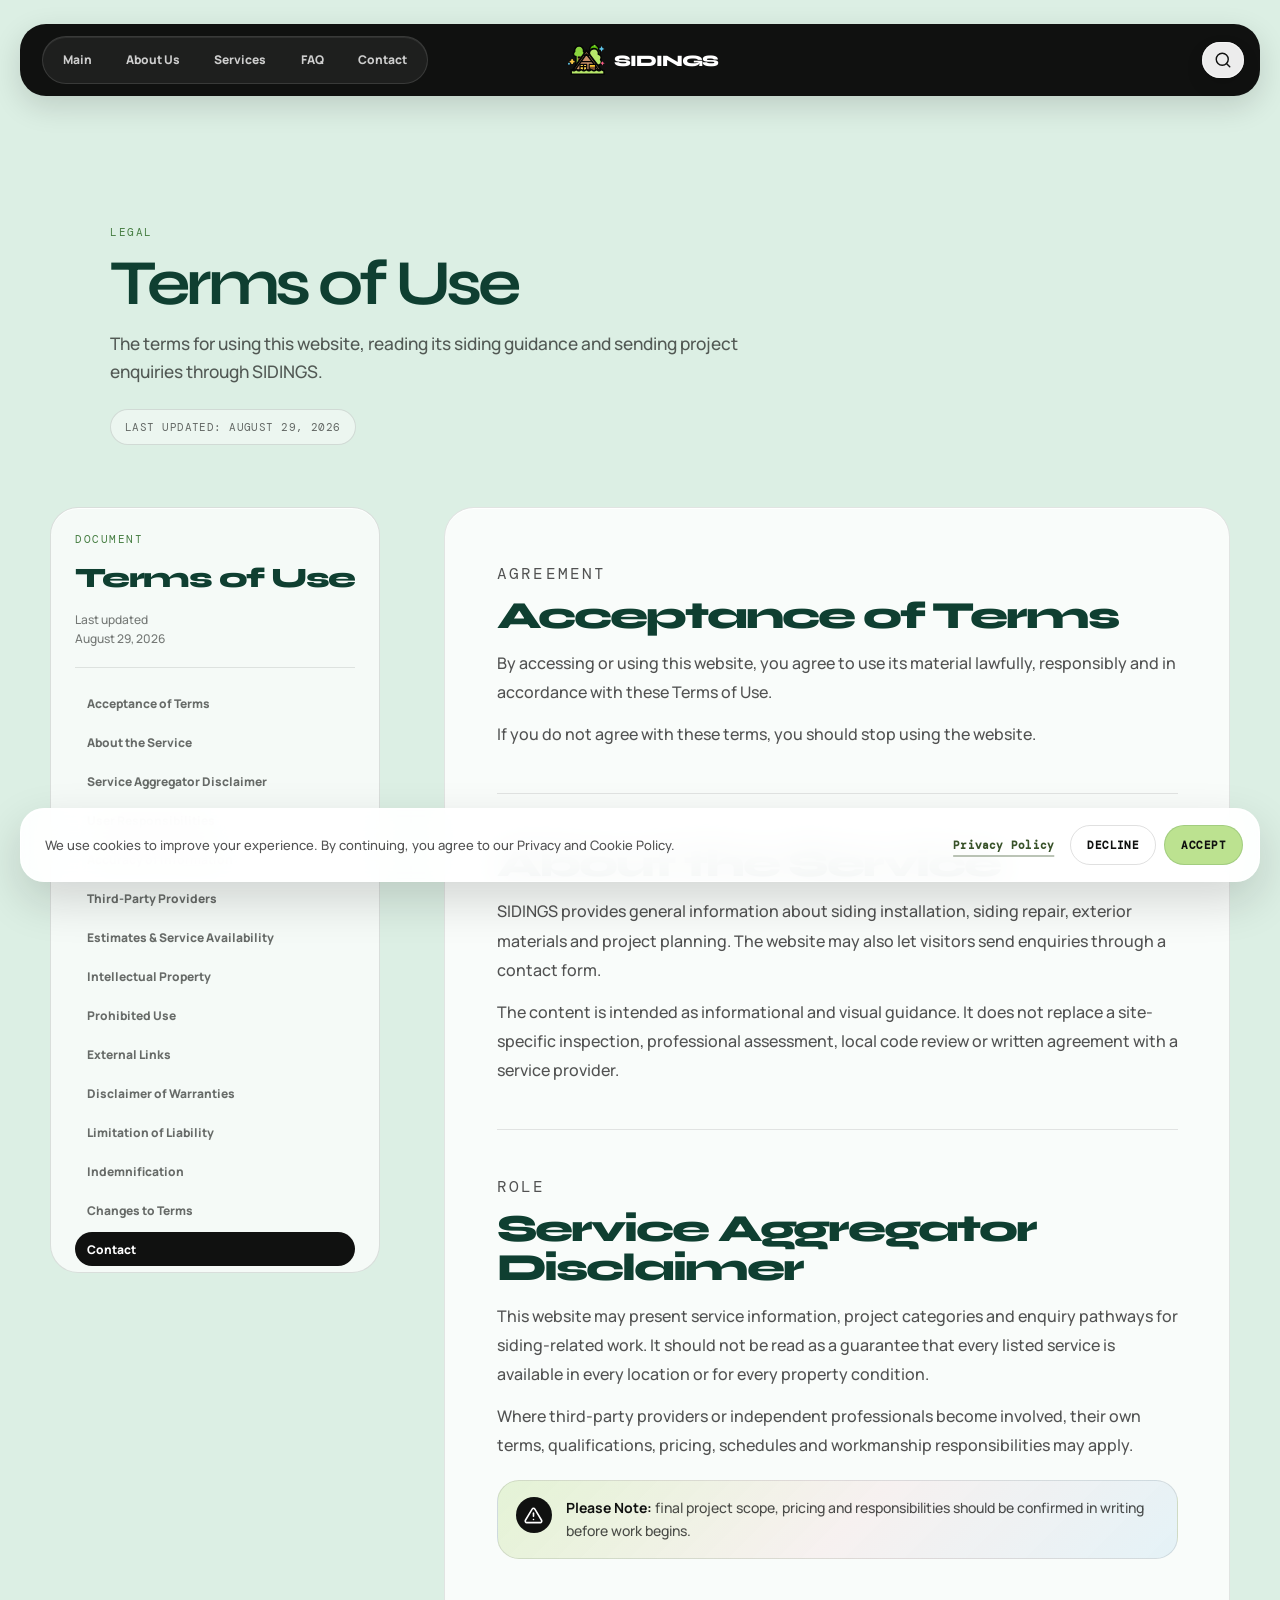
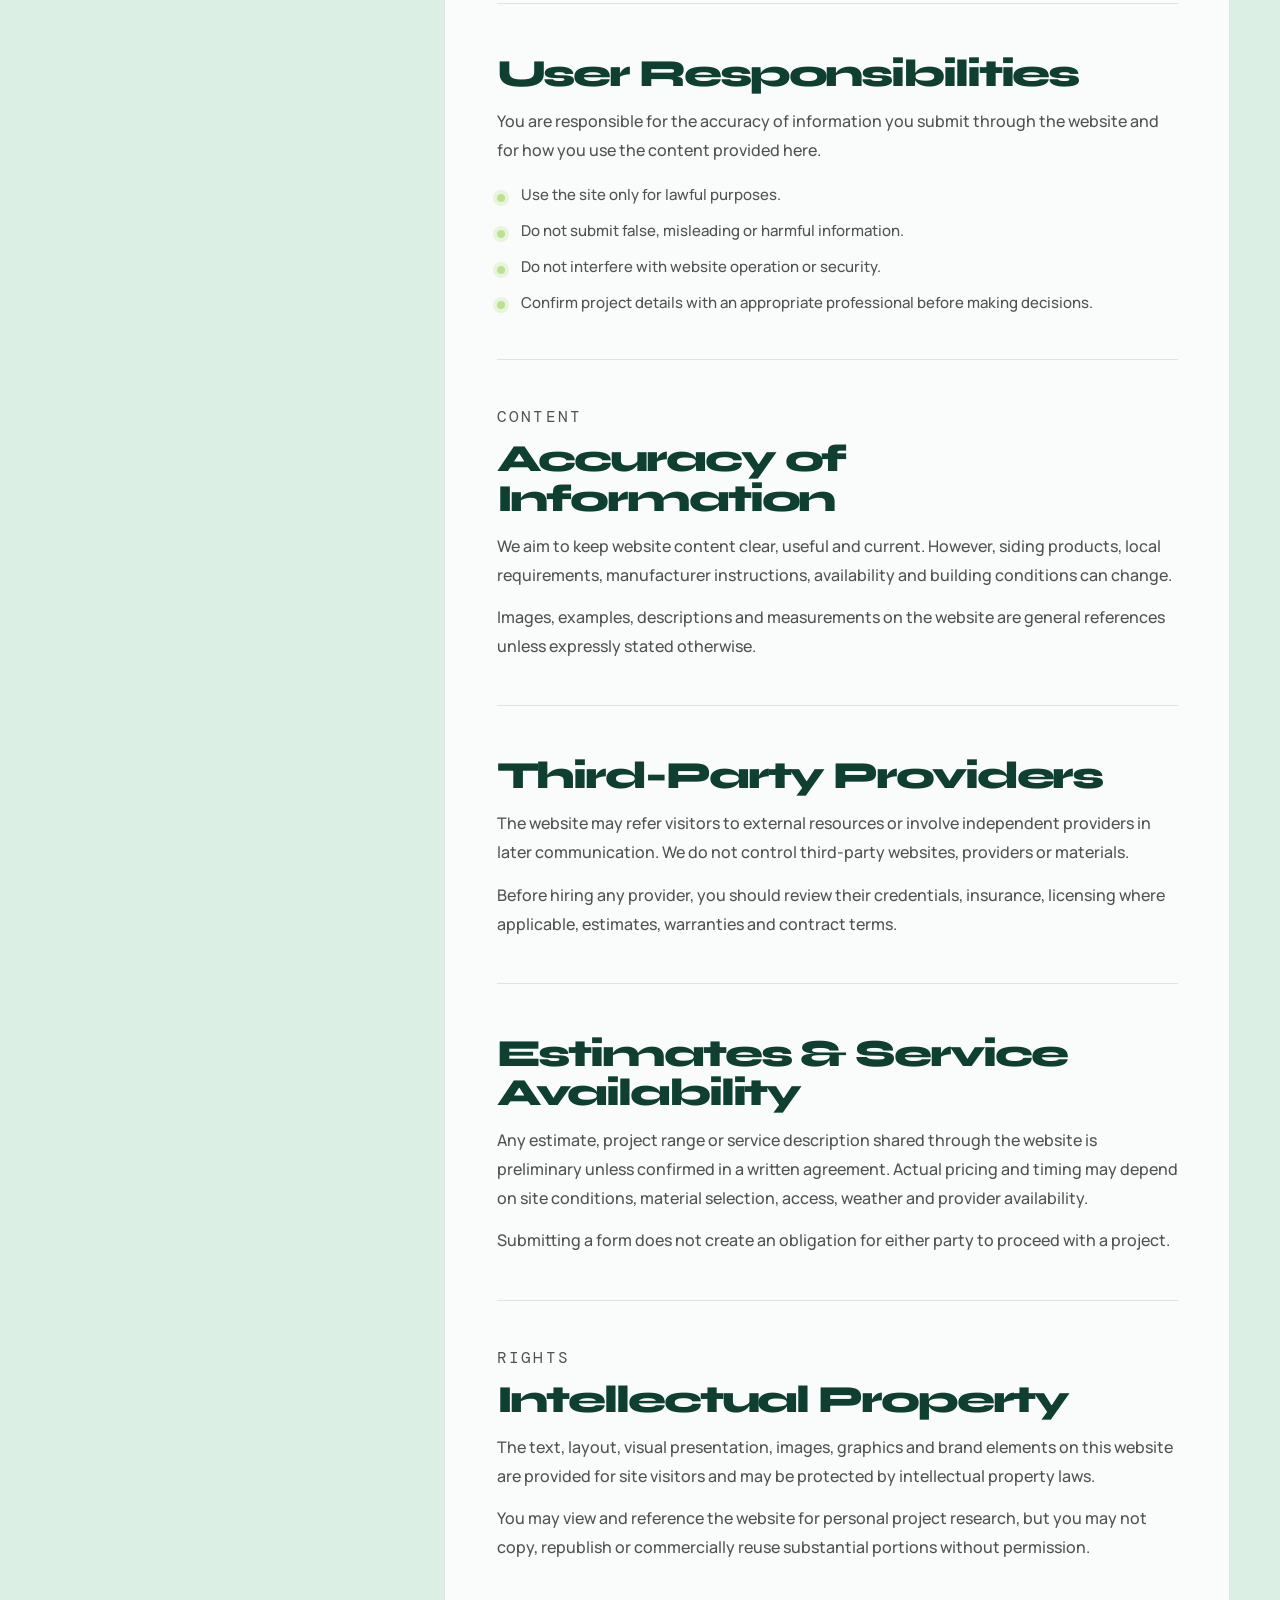
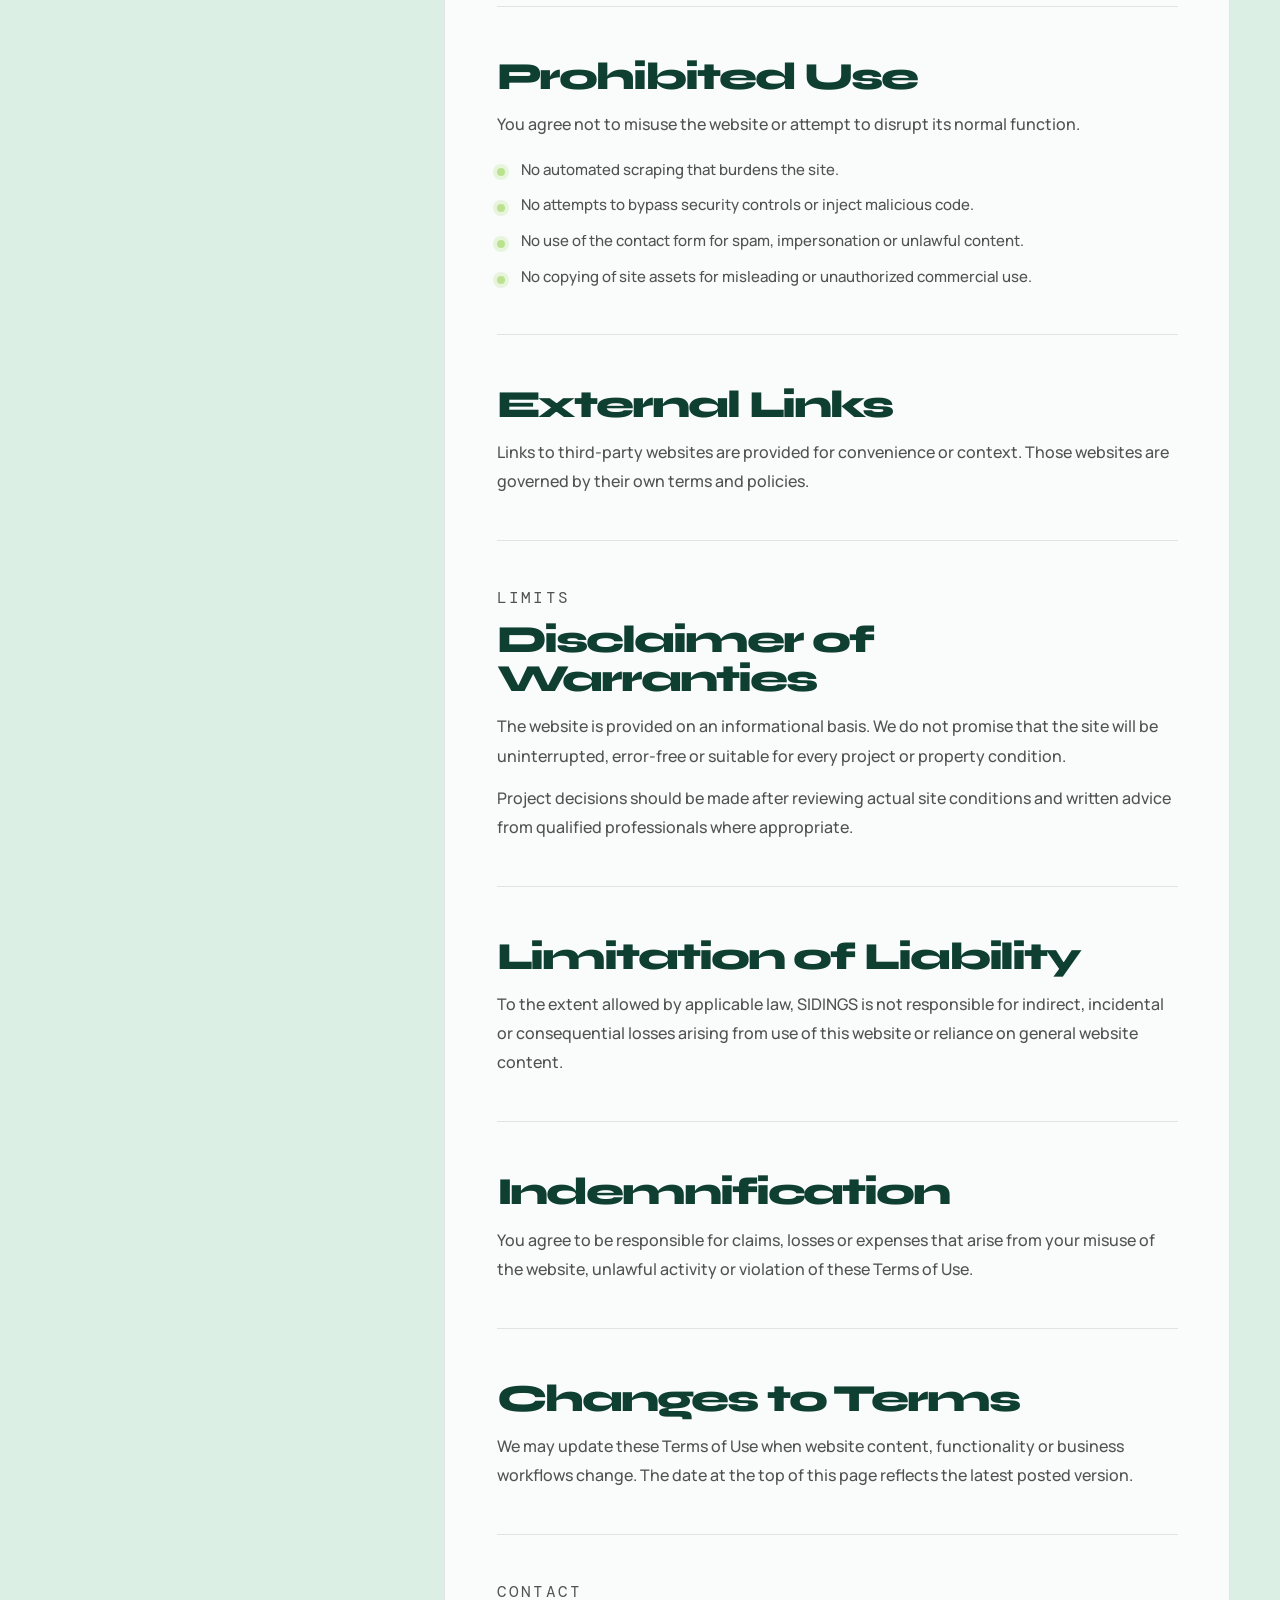
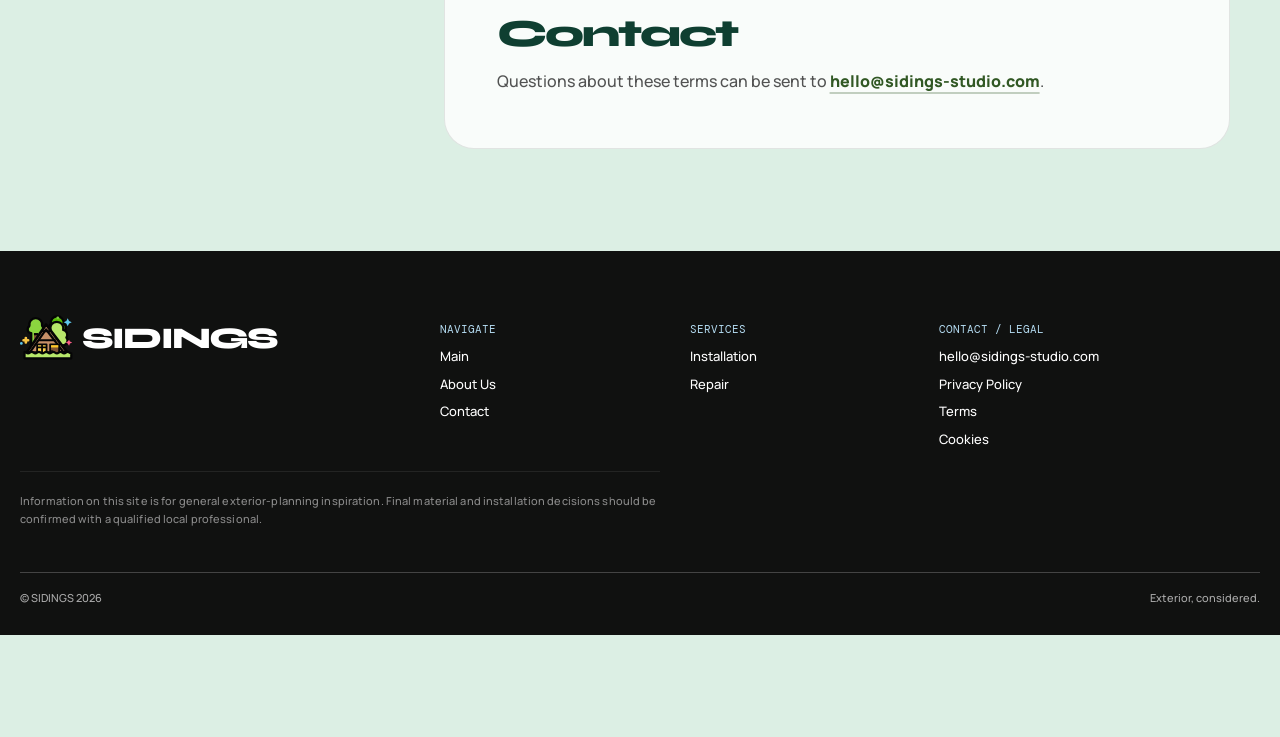
<file: terms.html>
<!doctype html>
<html lang="en">

<head>
    <meta charset="utf-8">
    <meta name="viewport" content="width=device-width,initial-scale=1">
    <meta name="description" content="Terms of Use for this website.">
    <link rel="icon" data-favicon>
    <link rel="preconnect" href="https://fonts.googleapis.com">
    <link rel="preconnect" href="https://fonts.gstatic.com" crossorigin>
    <link rel="stylesheet"
        href="https://fonts.googleapis.com/css2?family=DM+Mono&family=Manrope:wght@500;700;800&family=Syne:wght@600;700;800&display=swap">
    <link rel="stylesheet" href="assets/css/global.css">
    <link rel="stylesheet" href="assets/css/legal.css">
    <script defer src="config/config.js"></script>
    <script defer src="assets/js/global.js"></script>
    <title>Terms</title>
</head>

<body data-page-title="Terms of Use">
    <header class="site-header">
        <div class="container">
            <div class="header-wrap">
                <nav class="nav"><a href="index.html">Main</a><a href="index.html#about">About Us</a>
                    <div class="dropdown"><button class="drop-trigger" type="button">Services</button>
                        <div class="drop-menu"><a href="installation.html">Siding Installation</a><a
                                href="repair.html">Siding Repair</a></div>
                    </div><a href="index.html#faq">FAQ</a><a href="index.html#contact">Contact</a>
                </nav><a class="brand" href="index.html"><img data-logo width="38"
                        height="38" alt=""><span data-company></span></a>
                <div class="header-actions"><button class="search" type="button" aria-label="Search site">⌕</button><button
                        class="mobile-toggle" type="button" aria-label="Menu">☰</button></div>
            </div>
        </div>
    </header>

    <main class="legal" data-legal-page>
        <section class="legal-hero">
            <div class="container legal-hero-inner">
                <p class="legal-eyebrow">Legal</p>
                <h1 class="title">Terms of Use</h1>
                <p class="legal-intro">The terms for using this website, reading its siding guidance and sending project
                    enquiries through <span data-company></span>.</p>
                <p class="legal-updated">Last updated: <time datetime="2026-08-29">August 29, 2026</time></p>
            </div>
        </section>

        <section class="legal-body">
            <div class="container legal-layout">
                <aside class="legal-sidebar" aria-label="Terms navigation">
                    <div class="legal-sidebar-card">
                        <p class="legal-sidebar-label">Document</p>
                        <h2>Terms of Use</h2>
                        <p class="legal-sidebar-date">Last updated<br><time datetime="2026-08-29">August 29, 2026</time></p>
                        <nav class="legal-nav" aria-label="On this page">
                            <a href="#acceptance-of-terms">Acceptance of Terms</a>
                            <a href="#about-the-service">About the Service</a>
                            <a href="#service-aggregator-disclaimer">Service Aggregator Disclaimer</a>
                            <a href="#user-responsibilities">User Responsibilities</a>
                            <a href="#accuracy-of-information">Accuracy of Information</a>
                            <a href="#third-party-providers">Third-Party Providers</a>
                            <a href="#estimates-service-availability">Estimates &amp; Service Availability</a>
                            <a href="#intellectual-property">Intellectual Property</a>
                            <a href="#prohibited-use">Prohibited Use</a>
                            <a href="#external-links">External Links</a>
                            <a href="#disclaimer-of-warranties">Disclaimer of Warranties</a>
                            <a href="#limitation-of-liability">Limitation of Liability</a>
                            <a href="#indemnification">Indemnification</a>
                            <a href="#changes-to-terms">Changes to Terms</a>
                            <a href="#contact">Contact</a>
                        </nav>
                        <div class="legal-question">
                            <strong>Questions about this policy?</strong>
                            <a data-email></a>
                        </div>
                    </div>
                </aside>

                <div class="legal-main">
                    <details class="legal-mobile-nav">
                        <summary>On this page</summary>
                        <nav class="legal-nav" aria-label="Mobile page navigation">
                            <a href="#acceptance-of-terms">Acceptance of Terms</a>
                            <a href="#about-the-service">About the Service</a>
                            <a href="#service-aggregator-disclaimer">Service Aggregator Disclaimer</a>
                            <a href="#user-responsibilities">User Responsibilities</a>
                            <a href="#accuracy-of-information">Accuracy of Information</a>
                            <a href="#third-party-providers">Third-Party Providers</a>
                            <a href="#estimates-service-availability">Estimates &amp; Service Availability</a>
                            <a href="#intellectual-property">Intellectual Property</a>
                            <a href="#prohibited-use">Prohibited Use</a>
                            <a href="#external-links">External Links</a>
                            <a href="#disclaimer-of-warranties">Disclaimer of Warranties</a>
                            <a href="#limitation-of-liability">Limitation of Liability</a>
                            <a href="#indemnification">Indemnification</a>
                            <a href="#changes-to-terms">Changes to Terms</a>
                            <a href="#contact">Contact</a>
                        </nav>
                    </details>

                    <article class="legal-content">
                        <section class="legal-section" id="acceptance-of-terms">
                            <p class="legal-section-label">Agreement</p>
                            <h2>Acceptance of Terms</h2>
                            <p>By accessing or using this website, you agree to use its material lawfully, responsibly
                                and in accordance with these Terms of Use.</p>
                            <p>If you do not agree with these terms, you should stop using the website.</p>
                        </section>

                        <section class="legal-section" id="about-the-service">
                            <h2>About the Service</h2>
                            <p><span data-company></span> provides general information about siding installation,
                                siding repair, exterior materials and project planning. The website may also let visitors
                                send enquiries through a contact form.</p>
                            <p>The content is intended as informational and visual guidance. It does not replace a
                                site-specific inspection, professional assessment, local code review or written agreement
                                with a service provider.</p>
                        </section>

                        <section class="legal-section" id="service-aggregator-disclaimer">
                            <p class="legal-section-label">Role</p>
                            <h2>Service Aggregator Disclaimer</h2>
                            <p>This website may present service information, project categories and enquiry pathways for
                                siding-related work. It should not be read as a guarantee that every listed service is
                                available in every location or for every property condition.</p>
                            <p>Where third-party providers or independent professionals become involved, their own terms,
                                qualifications, pricing, schedules and workmanship responsibilities may apply.</p>
                            <aside class="legal-callout">
                                <span class="legal-callout-icon" aria-hidden="true"><svg viewBox="0 0 24 24">
                                        <path d="M12 9v4"></path>
                                        <path d="M12 17h.01"></path>
                                        <path d="M10.29 3.86 1.82 18a2 2 0 0 0 1.71 3h16.94a2 2 0 0 0 1.71-3L13.71 3.86a2 2 0 0 0-3.42 0Z"></path>
                                    </svg></span>
                                <p><strong>Please Note:</strong> final project scope, pricing and responsibilities should
                                    be confirmed in writing before work begins.</p>
                            </aside>
                        </section>

                        <section class="legal-section" id="user-responsibilities">
                            <h2>User Responsibilities</h2>
                            <p>You are responsible for the accuracy of information you submit through the website and for
                                how you use the content provided here.</p>
                            <ul>
                                <li>Use the site only for lawful purposes.</li>
                                <li>Do not submit false, misleading or harmful information.</li>
                                <li>Do not interfere with website operation or security.</li>
                                <li>Confirm project details with an appropriate professional before making decisions.</li>
                            </ul>
                        </section>

                        <section class="legal-section" id="accuracy-of-information">
                            <p class="legal-section-label">Content</p>
                            <h2>Accuracy of Information</h2>
                            <p>We aim to keep website content clear, useful and current. However, siding products, local
                                requirements, manufacturer instructions, availability and building conditions can change.</p>
                            <p>Images, examples, descriptions and measurements on the website are general references
                                unless expressly stated otherwise.</p>
                        </section>

                        <section class="legal-section" id="third-party-providers">
                            <h2>Third-Party Providers</h2>
                            <p>The website may refer visitors to external resources or involve independent providers in
                                later communication. We do not control third-party websites, providers or materials.</p>
                            <p>Before hiring any provider, you should review their credentials, insurance, licensing where
                                applicable, estimates, warranties and contract terms.</p>
                        </section>

                        <section class="legal-section" id="estimates-service-availability">
                            <h2>Estimates &amp; Service Availability</h2>
                            <p>Any estimate, project range or service description shared through the website is
                                preliminary unless confirmed in a written agreement. Actual pricing and timing may depend
                                on site conditions, material selection, access, weather and provider availability.</p>
                            <p>Submitting a form does not create an obligation for either party to proceed with a project.</p>
                        </section>

                        <section class="legal-section" id="intellectual-property">
                            <p class="legal-section-label">Rights</p>
                            <h2>Intellectual Property</h2>
                            <p>The text, layout, visual presentation, images, graphics and brand elements on this website
                                are provided for site visitors and may be protected by intellectual property laws.</p>
                            <p>You may view and reference the website for personal project research, but you may not copy,
                                republish or commercially reuse substantial portions without permission.</p>
                        </section>

                        <section class="legal-section" id="prohibited-use">
                            <h2>Prohibited Use</h2>
                            <p>You agree not to misuse the website or attempt to disrupt its normal function.</p>
                            <ul>
                                <li>No automated scraping that burdens the site.</li>
                                <li>No attempts to bypass security controls or inject malicious code.</li>
                                <li>No use of the contact form for spam, impersonation or unlawful content.</li>
                                <li>No copying of site assets for misleading or unauthorized commercial use.</li>
                            </ul>
                        </section>

                        <section class="legal-section" id="external-links">
                            <h2>External Links</h2>
                            <p>Links to third-party websites are provided for convenience or context. Those websites are
                                governed by their own terms and policies.</p>
                        </section>

                        <section class="legal-section" id="disclaimer-of-warranties">
                            <p class="legal-section-label">Limits</p>
                            <h2>Disclaimer of Warranties</h2>
                            <p>The website is provided on an informational basis. We do not promise that the site will be
                                uninterrupted, error-free or suitable for every project or property condition.</p>
                            <p>Project decisions should be made after reviewing actual site conditions and written advice
                                from qualified professionals where appropriate.</p>
                        </section>

                        <section class="legal-section" id="limitation-of-liability">
                            <h2>Limitation of Liability</h2>
                            <p>To the extent allowed by applicable law, <span data-company></span> is not
                                responsible for indirect, incidental or consequential losses arising from use of this
                                website or reliance on general website content.</p>
                        </section>

                        <section class="legal-section" id="indemnification">
                            <h2>Indemnification</h2>
                            <p>You agree to be responsible for claims, losses or expenses that arise from your misuse of
                                the website, unlawful activity or violation of these Terms of Use.</p>
                        </section>

                        <section class="legal-section" id="changes-to-terms">
                            <h2>Changes to Terms</h2>
                            <p>We may update these Terms of Use when website content, functionality or business workflows
                                change. The date at the top of this page reflects the latest posted version.</p>
                        </section>

                        <section class="legal-section" id="contact">
                            <p class="legal-section-label">Contact</p>
                            <h2>Contact</h2>
                            <p>Questions about these terms can be sent to <a data-email></a>.</p>
                        </section>
                    </article>
                </div>
            </div>
        </section>
    </main>

    <footer class="site-footer">
        <div class="container">
            <div class="foot-grid">
                <div><a class="brand" href="index.html"><img data-logo width="38"
                            height="38" loading="lazy" alt=""><span data-company></span></a></div>
                <div>
                    <p class="footer-label">Navigate</p>
                    <nav class="footer-nav"><a href="index.html">Main</a><a href="index.html#about">About Us</a><a
                            href="index.html#contact">Contact</a></nav>
                </div>
                <div>
                    <p class="footer-label">Services</p>
                    <nav class="footer-nav"><a href="installation.html">Installation</a><a href="repair.html">Repair</a>
                    </nav>
                </div>
                <div>
                    <p class="footer-label">Contact / Legal</p>
                    <nav class="footer-nav"><a data-email></a><a href="privacy-policy.html">Privacy Policy</a><a
                            href="terms.html">Terms</a><a href="cookies.html">Cookies</a></nav>
                </div>
            </div>
            <p class="disclaimer" data-disclaimer></p>
            <div class="foot-bottom"><span>© <span data-company></span> 2026</span><span>Exterior,
                    considered.</span></div>
        </div>
    </footer>
</body>

</html>
</file>
<file: assets/css/global.css>
:root {
    --ink: #101110;
    --foam: #dcefe4;
    --green: #BCE290;
    --pink: #F3D3D7;
    --blue: #B4DBF1;
    --white: #fff;
    --line: rgba(16, 17, 16, .18);
    --radius: 28px;
    --serif: 'Syne', sans-serif;
    --sans: 'Manrope', sans-serif;
    --mono: 'DM Mono', monospace
}

* {
    box-sizing: border-box
}

html {
    scroll-behavior: smooth;
    scroll-padding-top: 104px;
    overflow-x: clip
}

body {
    margin: 0;
    background: var(--foam);
    color: var(--ink);
    font: 500 15px/1.5 var(--sans);
    overflow-x: clip
}

body.nav-open {
    overflow: hidden
}

a {
    color: inherit;
    text-decoration: none
}

button,
input,
textarea {
    font: inherit
}

button {
    cursor: pointer;
    border: 0
}

button:disabled {
    cursor: not-allowed;
    opacity: .65
}

.container {
    width: min(1480px, calc(100% - 40px));
    margin: auto
}

.title {
    font: 700 clamp(35px, 5vw, 80px)/.98 var(--serif);
    letter-spacing: -.065em;
    margin: 0
}

.copy {
    max-width: 600px;
    font-size: 16px;
    line-height: 1.65
}

.section {
    padding: clamp(64px, 8vw, 128px) 0;
    overflow: hidden
}

.section.white {
    background: #fff
}

.section.ink {
    background: var(--ink);
    color: #fff
}

.icon-arrow-up-right {
    width: 1.15em;
    height: 1.15em;
    flex-shrink: 0;
    fill: none;
    stroke: currentColor;
    stroke-width: 2;
    stroke-linecap: round;
    stroke-linejoin: round;
    transition: transform .28s ease
}

.pill {
    display: inline-flex;
    align-items: center;
    gap: 10px;
    padding: 12px 19px;
    border-radius: 999px;
    background: var(--green);
    color: var(--ink);
    font-size: 12px;
    font-weight: 800;
    text-transform: uppercase;
    letter-spacing: .04em;
    transition: padding .28s, background .28s, transform .28s
}

.pill:hover {
    background: var(--blue)
}

.pill:hover .icon-arrow-up-right,
.pill:focus-visible .icon-arrow-up-right {
    transform: translate(3px, -3px)
}

.pill.dark {
    background: var(--ink);
    color: #fff
}

.pill.pink {
    background: var(--pink)
}

.pill.ghost {
    background: transparent;
    border: 1.5px solid rgba(255, 255, 255, .5);
    color: #fff
}

.pill.ghost:hover {
    background: #fff;
    color: var(--ink);
    border-color: #fff
}

/* shared shell */
.site-header {
    position: -webkit-sticky;
    position: sticky;
    top: 12px;
    z-index: 1000;
    padding-top: 12px;
    pointer-events: none
}

.header-wrap {
    height: 72px;
    background: var(--ink);
    border-radius: 26px;
    display: grid;
    grid-template-columns: 1fr auto 1fr;
    align-items: center;
    padding: 0 16px 0 22px;
    color: #fff;
    box-shadow: 0 10px 30px rgba(0, 0, 0, .14);
    pointer-events: auto;
    transition: height .25s, border-radius .25s
}

.site-header.compact .header-wrap {
    height: 58px;
    border-radius: 22px
}

.nav {
    justify-self: start;
    width: max-content;
    max-width: 100%;
    display: flex;
    gap: 6px;
    align-items: center;
    padding: 6px;
    border: 1px solid rgba(255, 255, 255, .12);
    border-radius: 999px;
    background: rgba(255, 255, 255, .06);
    box-shadow: inset 0 1px 0 rgba(255, 255, 255, .08)
}

.nav a,
.drop-trigger {
    display: inline-flex;
    align-items: center;
    justify-content: center;
    min-height: 34px;
    padding: 0 clamp(10px, 1.1vw, 17px);
    border-radius: 999px;
    background: transparent;
    color: rgba(255, 255, 255, .78);
    font-size: 12px;
    font-weight: 800;
    line-height: 1;
    white-space: nowrap;
    transition: background .22s, color .22s, box-shadow .22s, transform .22s
}

.nav a:hover,
.drop-trigger:hover,
.nav a:focus-visible,
.drop-trigger:focus-visible {
    background: #fff;
    color: var(--ink);
    box-shadow: 0 8px 20px rgba(0, 0, 0, .18);
    outline: 0;
    transform: translateY(-1px)
}

.nav a:nth-child(3n+1):hover {
    color: var(--ink)
}

.nav a:nth-child(3n+2):hover {
    color: var(--ink)
}

.nav a:nth-child(3n):hover,
.drop-trigger:hover {
    color: var(--ink)
}

.brand {
    display: flex;
    align-items: center;
    gap: 8px;
    font: 800 16px var(--serif);
    letter-spacing: -.06em
}

.brand img {
    height: 38px;
    width: 38px
}

.header-actions {
    justify-self: end;
    display: flex;
    align-items: center;
    gap: 10px
}

.header-cta {
    padding: 9px 14px;
    font-size: 10px
}

.search {
    position: relative;
    height: 36px;
    width: 42px;
    display: grid;
    place-items: center;
    border-radius: 999px;
    background: rgba(255, 255, 255, .92);
    color: var(--ink);
    font-size: 0;
    box-shadow: inset 0 0 0 1px rgba(255, 255, 255, .62), 0 8px 18px rgba(0, 0, 0, .12);
    overflow: hidden;
    transition: background .24s ease, color .24s ease, box-shadow .24s ease, transform .24s ease
}

.search .search-lucide {
    width: 18px;
    height: 18px;
    stroke-width: 1.9;
    transition: transform .24s ease
}

.search:hover,
.search:focus-visible {
    background: var(--green);
    box-shadow: inset 0 0 0 1px rgba(255, 255, 255, .42), 0 12px 24px rgba(0, 0, 0, .16);
    outline: 0;
    transform: translateY(-1px)
}

.search:hover .search-lucide,
.search:focus-visible .search-lucide {
    transform: scale(1.08)
}

.dropdown {
    position: relative
}

.drop-menu {
    position: absolute;
    top: 44px;
    left: 0;
    width: 198px;
    padding: 8px;
    background: #fff;
    color: var(--ink);
    border: 1px solid rgba(16, 17, 16, .1);
    border-radius: 18px;
    box-shadow: 0 18px 42px rgba(0, 0, 0, .18);
    opacity: 0;
    transform: translateY(-7px);
    pointer-events: none;
    transition: .24s
}

.dropdown:hover .drop-menu,
.dropdown:focus-within .drop-menu,
.dropdown.open .drop-menu {
    opacity: 1;
    transform: none;
    pointer-events: auto
}

.drop-menu a {
    display: flex;
    justify-content: flex-start;
    padding: 10px 12px;
    font-size: 12px;
    color: var(--ink)
}

.drop-menu a:hover,
.drop-menu a:focus-visible {
    background: var(--foam);
    box-shadow: none;
    transform: none
}

.mobile-toggle {
    display: none
}

.site-footer {
    background: var(--ink);
    color: #fff;
    padding: 60px 0 28px
}

.foot-grid {
    display: grid;
    grid-template-columns: 1.8fr 1fr 1fr 1.5fr;
    gap: 35px
}

.foot-grid .brand {
    font-size: 30px
}

.foot-grid .brand img {
    width: 54px;
    height: 54px
}

.footer-nav {
    display: grid;
    gap: 8px;
    font-size: 13px
}

.footer-label {
    color: var(--blue);
    font: 11px var(--mono);
    text-transform: uppercase
}

.disclaimer {
    margin: 22px 0 0;
    padding-top: 20px;
    border-top: 1px solid rgba(255, 255, 255, .08);
    max-width: 640px;
    font-size: 11px;
    line-height: 1.6;
    letter-spacing: .01em;
    color: #8a8a8a
}

.foot-bottom {
    margin-top: 45px;
    padding-top: 17px;
    border-top: 1px solid #444;
    display: flex;
    justify-content: space-between;
    color: #aaa;
    font-size: 11px
}

@media(max-width:850px) {
    html {
        scroll-padding-top: 78px
    }

    .container {
        width: min(100% - 24px, 1480px)
    }

    .site-header {
        top: 0;
        padding-top: 7px
    }

    .header-wrap {
        height: 59px;
        padding: 0 12px;
        grid-template-columns: 1fr auto 1fr
    }

    .nav {
        display: none;
        position: absolute;
        top: 67px;
        left: 0;
        right: 0;
        width: auto;
        max-width: none;
        background: var(--ink);
        padding: 20px;
        border-radius: 18px;
        flex-direction: column;
        align-items: flex-start
    }

    .nav.open {
        display: flex
    }

    .nav.open .dropdown {
        width: 100%
    }

    .nav.open .drop-menu {
        position: static;
        width: 100%;
        margin-top: 6px
    }

    .mobile-toggle {
        display: block;
        background: none;
        color: #fff;
        font-size: 21px
    }

    .header-actions .header-cta {
        display: none
    }

    .brand img {
        height: 34px
    }

    .foot-grid {
        grid-template-columns: 1fr 1fr;
        gap: 28px
    }

    .foot-grid>div:first-child {
        grid-column: 1/-1
    }
}

@media(max-width:480px) {
    .header-actions {
        gap: 2px
    }

    .search {
        width: 35px;
        height: 33px
    }

    .brand {
        font-size: 14px
    }

    .foot-grid {
        grid-template-columns: 1fr
    }

    .foot-bottom {
        gap: 8px;
        flex-direction: column
    }

    .title {
        font-size: 39px
    }
}

img,
svg,
video,
canvas {
    max-width: 100%
}

img,
video {
    height: auto
}

.container,
.header-wrap,
.nav,
.dropdown,
.drop-menu,
.foot-grid,
.footer-nav {
    min-width: 0
}

a,
button,
input,
textarea,
select {
    max-width: 100%;
    overflow-wrap: anywhere
}

input,
textarea,
select {
    width: 100%;
    min-width: 0
}

.pill,
.control,
.circle-btn,
.mobile-toggle,
.search {
    flex: 0 0 auto
}

.nav-open {
    overflow: hidden
}

.nav-open body,
body.nav-open {
    position: fixed;
    inset: 0;
    width: 100%;
    overflow: hidden
}

.site-header .container {
    position: relative
}

.header-wrap {
    position: relative;
    z-index: 1003
}

.brand,
.brand span {
    white-space: nowrap;
    overflow-wrap: normal
}

.brand {
    min-width: 0
}

@media(max-width:1024px) {
    html {
        scroll-padding-top: 78px
    }

    .container {
        width: min(100% - 24px, 1480px)
    }

    .site-header {
        top: 0;
        padding-top: 7px
    }

    .header-wrap {
        height: 59px;
        padding: 0 12px;
        grid-template-columns: auto minmax(0, 1fr) auto
    }

    .header-wrap>.brand {
        grid-column: 1;
        justify-self: start
    }

    .header-actions {
        grid-column: 3
    }

    .nav {
        display: none;
        position: fixed;
        inset: 0;
        width: 100%;
        max-width: none;
        height: 100dvh;
        max-height: 100dvh;
        overflow-y: auto;
        overscroll-behavior: contain;
        background: var(--ink);
        padding: 92px 20px 28px;
        border: 0;
        border-radius: 0;
        box-shadow: none;
        flex-direction: column;
        align-items: center;
        justify-content: flex-start;
        gap: 10px;
        text-align: center
    }

    .nav.open {
        display: flex
    }

    .nav a,
    .drop-trigger {
        width: auto;
        min-width: 170px;
        max-width: calc(100dvw - 40px);
        min-height: 42px;
        padding-inline: 18px;
        text-align: center;
        white-space: normal
    }

    .nav.open .dropdown {
        width: min(280px, calc(100dvw - 40px));
        display: grid;
        justify-items: center
    }

    .nav.open .drop-menu {
        position: static;
        width: 100%;
        max-width: 100%;
        margin-top: 6px;
        border-radius: 14px;
        text-align: center;
        transform: none
    }

    .nav.open .drop-menu a {
        justify-content: center;
        min-width: 0;
        width: 100%
    }

    .mobile-toggle {
        display: block;
        background: none;
        color: #fff;
        font-size: 21px
    }

    .header-actions .header-cta {
        display: none
    }

    .brand img {
        height: 34px
    }

    .title,
    .hero h1,
    .service-hero h1,
    .kicker {
        text-align: center;
        max-width: min(100%, 920px);
        margin-inline: auto;
        overflow-wrap: normal
    }

    .copy,
    .page-intro {
        margin-inline: auto;
        text-align: center
    }

    .foot-grid {
        grid-template-columns: 1fr 1fr;
        gap: 28px
    }

    .foot-grid>div:first-child {
        grid-column: 1/-1
    }

    .disclaimer,
    .footer-nav a {
        overflow-wrap: anywhere
    }
}

@media(max-width:480px) {
    .title {
        font-size: clamp(35px, 10vw, 39px);
        line-height: 1
    }

    .nav {
        padding-inline: 16px
    }

    .nav a,
    .drop-trigger {
        max-width: calc(100dvw - 32px)
    }

    .foot-grid {
        grid-template-columns: 1fr
    }

    .foot-bottom {
        gap: 8px;
        flex-direction: column
    }
}

.mobile-toggle {
    position: relative;
    width: 42px;
    height: 38px;
    padding: 0;
    place-items: center;
    border-radius: 999px;
    background: rgba(255, 255, 255, .08);
    color: #fff;
    overflow: hidden;
    transition: background .28s ease, transform .28s ease
}

.mobile-toggle span {
    position: absolute;
    left: 11px;
    right: 11px;
    height: 2px;
    border-radius: 999px;
    background: currentColor;
    transform-origin: center;
    transition: transform .42s cubic-bezier(.22, 1, .36, 1), opacity .28s ease
}

.mobile-toggle span:nth-child(1) {
    transform: translateY(-7px)
}

.mobile-toggle span:nth-child(3) {
    transform: translateY(7px)
}

.mobile-toggle:hover,
.mobile-toggle:focus-visible,
.mobile-toggle.is-active {
    background: var(--green);
    color: var(--ink);
    outline: 0;
    transform: translateY(-1px)
}

.mobile-toggle.is-active span:nth-child(1) {
    transform: rotate(45deg)
}

.mobile-toggle.is-active span:nth-child(2) {
    opacity: 0;
    transform: scaleX(.2)
}

.mobile-toggle.is-active span:nth-child(3) {
    transform: rotate(-45deg)
}

.mobile-menu {
    position: fixed;
    inset: 0;
    z-index: 2600;
    display: grid;
    width: 100%;
    height: 100dvh;
    padding: 0;
    background: var(--ink);
    color: #fff;
    opacity: 0;
    pointer-events: none;
    overflow: hidden;
    transition: opacity .56s cubic-bezier(.22, 1, .36, 1)
}

.mobile-menu.is-open {
    opacity: 1;
    pointer-events: auto
}

.mobile-menu-panel {
    width: 100%;
    min-width: 0;
    height: 100dvh;
    max-height: 100dvh;
    display: grid;
    grid-template-rows: auto minmax(0, 1fr) auto;
    gap: clamp(24px, 5vw, 44px);
    padding: max(18px, env(safe-area-inset-top)) clamp(18px, 4vw, 40px) max(18px, env(safe-area-inset-bottom));
    border: 0;
    border-radius: 0;
    background: var(--ink);
    box-shadow: none;
    overflow-y: auto;
    overscroll-behavior: contain;
    transform: translateY(18px);
    transition: transform .6s cubic-bezier(.22, 1, .36, 1)
}

.mobile-menu.is-open .mobile-menu-panel {
    transform: none
}

.mobile-menu-top {
    display: flex;
    align-items: center;
    justify-content: space-between;
    gap: 18px;
    min-width: 0
}

.mobile-menu-title {
    position: absolute;
    width: 1px;
    height: 1px;
    margin: -1px;
    padding: 0;
    border: 0;
    overflow: hidden;
    clip: rect(0 0 0 0);
    white-space: nowrap
}

.mobile-menu-brand {
    color: #fff
}

.mobile-menu-brand img {
    width: 42px;
    height: 42px
}

.mobile-menu-close {
    position: relative;
    width: 46px;
    height: 46px;
    flex: 0 0 auto;
    border-radius: 50%;
    background: rgba(255, 255, 255, .08);
    color: #fff;
    transition: background .28s ease, color .28s ease, transform .28s ease
}

.mobile-menu-close span {
    position: absolute;
    left: 13px;
    right: 13px;
    top: 50%;
    height: 2px;
    border-radius: 999px;
    background: currentColor
}

.mobile-menu-close span:first-child {
    transform: rotate(45deg)
}

.mobile-menu-close span:last-child {
    transform: rotate(-45deg)
}

.mobile-menu-close:hover,
.mobile-menu-close:focus-visible {
    background: var(--green);
    color: var(--ink);
    outline: 0;
    transform: translateY(-1px)
}

.mobile-menu-nav {
    display: grid;
    align-content: center;
    justify-items: center;
    gap: clamp(6px, 1.4vw, 12px);
    min-height: 0
}

.mobile-menu-link,
.mobile-services {
    opacity: 0;
    transform: translateY(18px);
    transition: opacity .52s cubic-bezier(.22, 1, .36, 1), transform .52s cubic-bezier(.22, 1, .36, 1)
}

.mobile-menu.is-open .mobile-menu-link,
.mobile-menu.is-open .mobile-services {
    opacity: 1;
    transform: none;
    transition-delay: calc(var(--item-index, 0) * 58ms + 120ms)
}

.mobile-menu-link,
.mobile-services-trigger {
    position: relative;
    width: min(100%, 760px);
    min-height: clamp(58px, 10vw, 86px);
    display: flex;
    align-items: center;
    justify-content: center;
    gap: 18px;
    padding: 0 clamp(42px, 8vw, 72px);
    border-bottom: 1px solid rgba(255, 255, 255, .12);
    border-radius: 0;
    background: transparent;
    color: #fff;
    text-align: center;
    white-space: nowrap;
    overflow-wrap: normal;
    font: 800 clamp(34px, 8.8vw, 68px)/.92 var(--serif);
    letter-spacing: 0;
    transition: color .28s ease, border-color .28s ease
}

.mobile-menu-link:hover,
.mobile-menu-link:focus-visible,
.mobile-services-trigger:hover,
.mobile-services-trigger:focus-visible {
    color: var(--green);
    border-color: rgba(188, 226, 144, .42);
    outline: 0
}

.mobile-services-trigger i {
    position: absolute;
    right: clamp(4px, 1vw, 10px);
    top: 50%;
    width: 34px;
    height: 34px;
    flex: 0 0 auto;
    border: 1px solid rgba(255, 255, 255, .2);
    border-radius: 50%;
    transform: translateY(-50%);
    transition: border-color .28s ease, transform .42s cubic-bezier(.22, 1, .36, 1)
}

.mobile-services-trigger i:before,
.mobile-services-trigger i:after {
    content: "";
    position: absolute;
    left: 50%;
    top: 50%;
    width: 11px;
    height: 2px;
    border-radius: 999px;
    background: currentColor;
    transform: translate(-50%, -50%)
}

.mobile-services-trigger i:after {
    transform: translate(-50%, -50%) rotate(90deg);
    transition: transform .34s cubic-bezier(.22, 1, .36, 1)
}

.mobile-services.is-open .mobile-services-trigger i {
    border-color: rgba(188, 226, 144, .5);
    transform: translateY(-50%) rotate(180deg)
}

.mobile-services.is-open .mobile-services-trigger i:after {
    transform: translate(-50%, -50%) rotate(0deg)
}

.mobile-services-panel {
    max-height: 0;
    display: grid;
    gap: 8px;
    overflow: hidden;
    transition: max-height .5s cubic-bezier(.22, 1, .36, 1)
}

.mobile-services-panel a {
    display: flex;
    align-items: center;
    justify-content: center;
    min-height: 48px;
    margin-inline: auto;
    padding: 0 clamp(14px, 3vw, 24px);
    border-left: 0;
    border-bottom: 1px solid rgba(188, 226, 144, .2);
    color: rgba(255, 255, 255, .72);
    font: 800 clamp(15px, 4vw, 18px)/1.2 var(--sans);
    text-align: center;
    white-space: nowrap;
    overflow-wrap: normal;
    transition: color .24s ease, border-color .24s ease, transform .24s ease
}

.mobile-services-panel a:first-child {
    margin-top: 14px
}

.mobile-services-panel a:last-child {
    margin-bottom: 12px
}

.mobile-services-panel a:hover,
.mobile-services-panel a:focus-visible {
    color: var(--green);
    border-color: var(--green);
    outline: 0;
    transform: translateX(6px)
}

.mobile-menu-footer {
    display: grid;
    justify-items: center;
    align-items: center;
    gap: 16px 24px;
    padding-top: clamp(18px, 4vw, 30px);
    border-top: 1px solid rgba(255, 255, 255, .12);
    text-align: center
}

.mobile-menu-cta {
    width: max-content;
    max-width: 100%;
    display: inline-flex;
    align-items: center;
    justify-content: center;
    min-height: 46px;
    padding: 0 20px;
    border-radius: 999px;
    background: var(--green);
    color: var(--ink);
    font: 800 12px var(--mono);
    letter-spacing: .06em;
    text-transform: uppercase;
    transition: background .24s ease, transform .24s ease
}

.mobile-menu-cta:hover,
.mobile-menu-cta:focus-visible {
    background: var(--blue);
    outline: 0;
    transform: translateY(-2px)
}

.mobile-menu-email {
    min-width: 0;
    color: rgba(255, 255, 255, .72);
    font-weight: 800;
    overflow-wrap: anywhere
}

.mobile-menu-email:hover,
.mobile-menu-email:focus-visible,
.mobile-menu-legal a:hover,
.mobile-menu-legal a:focus-visible {
    color: var(--green);
    outline: 0
}

.mobile-menu-legal {
    display: flex;
    justify-content: center;
    flex-wrap: wrap;
    gap: 10px 18px;
    color: rgba(255, 255, 255, .44);
    font: 10px var(--mono);
    letter-spacing: .08em;
    text-transform: uppercase
}

@media(min-width:1025px) {
    .mobile-menu {
        display: none
    }
}

@media(max-width:1024px) {
    .mobile-toggle {
        display: inline-grid;
        font-size: 0
    }
}

@media(max-width:620px) {
    .mobile-menu {
        padding: 0
    }

    .mobile-menu-panel {
        height: 100dvh;
        max-height: 100dvh;
        gap: 22px;
        padding: max(18px, env(safe-area-inset-top)) 16px max(18px, env(safe-area-inset-bottom));
        border-radius: 0
    }

    .mobile-menu-link,
    .mobile-services-trigger {
        min-height: clamp(55px, 15vw, 68px);
        font-size: clamp(31px, 10vw, 42px)
    }

    .mobile-menu-footer {
        align-items: center
    }

    .mobile-menu-email {
        font-size: 13px
    }
}

@media(max-width:390px) {
    .mobile-menu-panel {
        padding-inline: 14px
    }

    .mobile-menu-link,
    .mobile-services-trigger {
        font-size: clamp(29px, 9.4vw, 36px)
    }

    .mobile-services-trigger i {
        transform: translateY(-50%) scale(.9)
    }

    .mobile-services.is-open .mobile-services-trigger i {
        transform: translateY(-50%) rotate(180deg) scale(.9)
    }
}

@media(prefers-reduced-motion:reduce) {
    .mobile-menu,
    .mobile-menu-panel,
    .mobile-menu-link,
    .mobile-services,
    .mobile-services-panel,
    .mobile-toggle span {
        transition: none
    }
}

.search-overlay {
    position: fixed;
    inset: 0;
    z-index: 2200;
    display: grid;
    place-items: center;
    padding: clamp(18px, 4vw, 46px);
    background: rgba(16, 17, 16, .42);
    backdrop-filter: blur(14px) saturate(1.05);
    -webkit-backdrop-filter: blur(14px) saturate(1.05);
    opacity: 0;
    pointer-events: none;
    overflow: auto;
    transition: opacity .32s ease
}

.search-overlay.open {
    opacity: 1;
    pointer-events: auto
}

.search-panel {
    position: relative;
    width: min(1040px, calc(100vw - 40px));
    max-height: min(760px, calc(100dvh - 56px));
    display: grid;
    grid-template-rows: auto auto minmax(0, 1fr);
    gap: 24px;
    padding: clamp(28px, 4vw, 54px);
    background: linear-gradient(180deg, rgba(255, 255, 255, .96), rgba(250, 253, 251, .94));
    color: var(--ink);
    border: 1px solid rgba(255, 255, 255, .72);
    border-radius: 28px;
    box-shadow: 0 28px 90px rgba(16, 17, 16, .22), inset 0 1px 0 rgba(255, 255, 255, .86);
    overflow: hidden;
    transform: translateY(18px);
    transition: transform .34s ease
}

.search-overlay.open .search-panel {
    transform: none
}

.search-panel:before {
    content: "";
    position: absolute;
    inset: 0;
    border-radius: inherit;
    border: 1px solid rgba(16, 17, 16, .08);
    pointer-events: none
}

.search-lucide {
    fill: none;
    stroke: currentColor;
    stroke-width: 1.8;
    stroke-linecap: round;
    stroke-linejoin: round
}

.search-close {
    position: absolute;
    top: clamp(18px, 2.4vw, 28px);
    right: clamp(18px, 2.4vw, 28px);
    z-index: 2;
    width: 44px;
    height: 44px;
    display: grid;
    place-items: center;
    border-radius: 50%;
    background: rgba(16, 17, 16, .05);
    color: var(--ink);
    border: 1px solid rgba(16, 17, 16, .09);
    transition: background .24s ease, color .24s ease, transform .24s ease
}

.search-close:hover,
.search-close:focus-visible {
    background: var(--ink);
    color: #fff;
    outline: 0;
    transform: translateY(-1px)
}

.search-head {
    display: grid;
    gap: 8px;
    padding-right: 58px
}

.search-kicker {
    margin: 0;
    font: 11px var(--mono);
    text-transform: uppercase;
    letter-spacing: .12em;
    color: rgba(16, 17, 16, .5)
}

.search-head h2 {
    margin: 0;
    font: 800 clamp(38px, 6vw, 78px)/.92 var(--serif);
    letter-spacing: -.06em
}

.search-field {
    position: relative;
    display: grid;
    grid-template-columns: auto minmax(0, 1fr) auto;
    align-items: center;
    gap: 14px;
    height: clamp(64px, 7vw, 76px);
    padding: 0 18px 0 24px;
    border: 1px solid rgba(16, 17, 16, .12);
    border-radius: 999px;
    background: rgba(220, 239, 228, .68);
    box-shadow: inset 0 1px 0 rgba(255, 255, 255, .72);
    transition: border-color .24s ease, background .24s ease, box-shadow .24s ease
}

.search-field:focus-within {
    border-color: rgba(16, 17, 16, .48);
    background: rgba(255, 255, 255, .9);
    box-shadow: 0 0 0 5px rgba(180, 219, 241, .34), inset 0 1px 0 rgba(255, 255, 255, .9)
}

.search-field>.search-lucide {
    color: rgba(16, 17, 16, .52)
}

.search-input {
    height: 100%;
    border: 0;
    border-radius: 0;
    padding: 0;
    background: transparent;
    color: var(--ink);
    font-size: clamp(19px, 2vw, 26px);
    font-weight: 700;
    letter-spacing: 0;
    outline: 0
}

.search-input::-webkit-search-cancel-button {
    display: none
}

.search-input::placeholder {
    color: rgba(16, 17, 16, .38)
}

.search-field kbd {
    display: inline-flex;
    align-items: center;
    justify-content: center;
    min-width: 42px;
    height: 28px;
    padding: 0 10px;
    border: 1px solid rgba(16, 17, 16, .13);
    border-radius: 999px;
    background: rgba(255, 255, 255, .54);
    box-shadow: none;
    color: rgba(16, 17, 16, .48);
    font: 10px var(--mono);
    letter-spacing: .1em
}

.search-results {
    min-height: 96px;
    overflow: auto;
    display: grid;
    align-content: start;
    padding: 4px 2px 0
}

.search-results:not(.quick) {
    border-top: 1px solid rgba(16, 17, 16, .1)
}

.search-results-label {
    margin: 0 0 12px;
    font: 11px var(--mono);
    text-transform: uppercase;
    letter-spacing: .12em;
    color: rgba(16, 17, 16, .5)
}

.search-result {
    width: 100%;
    min-height: 68px;
    display: grid;
    grid-template-columns: minmax(0, 1fr) auto;
    align-items: center;
    gap: 18px;
    padding: 18px 8px;
    border: 0;
    border-bottom: 1px solid rgba(16, 17, 16, .1);
    border-radius: 0;
    background: transparent;
    color: var(--ink);
    text-align: left;
    transition: background .26s ease, padding .26s ease
}

.search-result:last-child {
    border-bottom: 0
}

.search-result>span:first-child {
    display: grid;
    gap: 5px;
    min-width: 0;
    transition: transform .26s ease
}

.search-result strong {
    font-size: clamp(18px, 1.7vw, 24px);
    line-height: 1.08;
    letter-spacing: -.035em
}

.search-result small {
    font-size: 13px;
    line-height: 1.5;
    color: rgba(16, 17, 16, .56);
    font-weight: 500
}

.search-result-meta {
    display: flex;
    align-items: center;
    gap: 12px;
    color: rgba(16, 17, 16, .46);
    transition: color .26s ease, transform .26s ease
}

.search-result em {
    flex: 0 0 auto;
    font: 11px var(--mono);
    text-transform: uppercase;
    letter-spacing: .07em;
    font-style: normal
}

.result-arrow {
    flex-shrink: 0;
    transition: transform .26s ease
}

.search-result.active,
.search-result:hover,
.search-result:focus-visible {
    background: rgba(180, 219, 241, .18);
    outline: 0;
    padding-inline: 18px
}

.search-result.active>span:first-child,
.search-result:hover>span:first-child,
.search-result:focus-visible>span:first-child {
    transform: translateX(4px)
}

.search-result.active .search-result-meta,
.search-result:hover .search-result-meta,
.search-result:focus-visible .search-result-meta {
    color: var(--ink);
    transform: translateX(3px)
}

.search-result.active .result-arrow,
.search-result:hover .result-arrow,
.search-result:focus-visible .result-arrow {
    transform: translate(3px, -3px)
}

.search-results.quick {
    display: flex;
    flex-wrap: wrap;
    align-content: start;
    align-items: center;
    gap: 10px 12px;
    overflow: auto
}

.search-results.quick .search-results-label {
    flex: 0 0 100%;
    margin-bottom: 2px
}

.search-results.quick .search-result {
    width: auto;
    min-height: 38px;
    display: inline-flex;
    gap: 10px;
    padding: 10px 14px;
    border: 1px solid rgba(16, 17, 16, .11);
    border-radius: 999px;
    background: rgba(255, 255, 255, .58)
}

.search-results.quick .search-result small,
.search-results.quick .result-arrow {
    display: none
}

.search-results.quick .search-result strong {
    font-size: 13px;
    letter-spacing: 0
}

.search-results.quick .search-result-meta {
    gap: 0
}

.search-results.quick .search-result em {
    font-size: 9px
}

.search-results.quick .search-result.active,
.search-results.quick .search-result:hover,
.search-results.quick .search-result:focus-visible {
    background: var(--ink);
    color: #fff;
    border-color: var(--ink);
    padding-inline: 16px
}

.search-results.quick .search-result.active .search-result-meta,
.search-results.quick .search-result:hover .search-result-meta,
.search-results.quick .search-result:focus-visible .search-result-meta {
    color: rgba(255, 255, 255, .62);
    transform: none
}

.search-empty {
    margin: 0;
    padding: 34px 8px;
    border: 0;
    background: transparent;
    color: rgba(16, 17, 16, .56);
    font-size: 18px;
    line-height: 1.5
}

.search-panel,
.search-results,
.search-field {
    min-width: 0
}

.search-open {
    overflow: hidden
}

.search-open body,
body.search-open {
    position: fixed;
    inset: 0;
    width: 100%;
    overflow: hidden
}

@media(max-width:760px) {
    .search-overlay {
        place-items: start center;
        padding: 14px 12px 18px
    }

    .search-panel {
        width: min(100%, calc(100vw - 24px));
        max-height: calc(100dvh - 32px);
        gap: 18px;
        padding: 22px 16px 18px;
        border-radius: 22px
    }

    .search-close {
        top: 14px;
        right: 14px;
        width: 40px;
        height: 40px
    }

    .search-head {
        padding-right: 46px
    }

    .search-head h2 {
        font-size: clamp(36px, 11vw, 48px);
        line-height: .96
    }

    .search-field {
        height: 62px;
        gap: 10px;
        padding: 0 12px 0 16px
    }

    .search-input {
        font-size: 18px
    }

    .search-field kbd {
        min-width: 34px;
        height: 24px;
        padding: 0 8px;
        font-size: 9px
    }

    .search-result {
        min-height: 60px;
        gap: 12px;
        padding: 15px 4px
    }

    .search-result strong {
        font-size: 18px
    }

    .search-result small {
        font-size: 12px
    }

    .search-result.active,
    .search-result:hover,
    .search-result:focus-visible {
        padding-inline: 10px
    }

    .search-results.quick {
        gap: 8px
    }

    .search-results.quick .search-result {
        padding: 9px 12px
    }

    .search-results.quick .search-result strong {
        font-size: 12px
    }

    .search-results.quick .search-result em {
        display: none
    }
}

body.has-consent-card {
    padding-bottom: var(--consent-offset, 0)
}

.consent-card {
    position: fixed;
    left: 50%;
    right: auto;
    bottom: 18px;
    z-index: 1900;
    width: min(1480px, calc(100% - 40px));
    min-height: 74px;
    display: grid;
    grid-template-columns: minmax(0, 1fr) auto;
    align-items: center;
    gap: clamp(18px, 3vw, 44px);
    padding: 14px 16px 14px 24px;
    border: 1px solid rgba(255, 255, 255, .72);
    border-radius: 24px;
    background: rgba(255, 255, 255, .94);
    color: var(--ink);
    box-shadow: 0 18px 46px rgba(16, 17, 16, .16), inset 0 1px 0 rgba(255, 255, 255, .9);
    backdrop-filter: blur(18px) saturate(1.14);
    -webkit-backdrop-filter: blur(18px) saturate(1.14);
    opacity: 0;
    transform: translate(-50%, 18px);
    pointer-events: auto;
    transition: opacity .42s ease, transform .42s cubic-bezier(.22, .8, .25, 1)
}

.consent-card.is-visible {
    opacity: 1;
    transform: translate(-50%, 0)
}

.consent-card.is-hiding {
    opacity: 0;
    transform: translate(-50%, 18px);
    pointer-events: none
}

.consent-copy {
    margin: 0;
    max-width: 760px;
    color: rgba(16, 17, 16, .72);
    font-size: 13px;
    line-height: 1.45
}

.consent-actions {
    display: flex;
    align-items: center;
    justify-content: flex-end;
    gap: 8px;
    min-width: 0
}

.consent-link {
    display: inline-flex;
    align-items: center;
    min-height: 38px;
    padding: 0 8px;
    color: #385229;
    font: 800 11px var(--mono);
    letter-spacing: .02em;
    text-decoration-line: underline;
    text-decoration-color: rgba(56, 82, 41, .34);
    text-decoration-thickness: 1.5px;
    text-underline-offset: 6px;
    white-space: nowrap;
    transition: color .24s ease, text-decoration-color .24s ease
}

.consent-link:hover,
.consent-link:focus-visible {
    color: var(--ink);
    text-decoration-color: var(--ink);
    outline: 0
}

.consent-btn {
    min-height: 40px;
    padding: 0 16px;
    border-radius: 999px;
    border: 1px solid rgba(16, 17, 16, .13);
    background: rgba(255, 255, 255, .62);
    color: var(--ink);
    font: 800 11px var(--mono);
    letter-spacing: .04em;
    text-transform: uppercase;
    white-space: nowrap;
    transition: background .24s ease, border-color .24s ease, transform .24s ease, box-shadow .24s ease
}

.consent-btn:hover,
.consent-btn:focus-visible {
    outline: 0;
    transform: translateY(-1px);
    border-color: rgba(16, 17, 16, .28);
    box-shadow: 0 10px 22px rgba(16, 17, 16, .1)
}

.consent-accept {
    background: var(--green);
    border-color: rgba(71, 126, 67, .22)
}

.consent-accept:hover,
.consent-accept:focus-visible {
    background: var(--blue)
}

.consent-decline {
    background: transparent
}

@media(max-width:760px) {
    .consent-card {
        bottom: 12px;
        width: min(100% - 24px, 1360px);
        min-height: 0;
        grid-template-columns: 1fr;
        gap: 10px;
        padding: 13px 12px;
        border-radius: 20px
    }

    .consent-copy {
        max-width: none;
        font-size: 12px;
        line-height: 1.4
    }

    .consent-actions {
        width: 100%;
        justify-content: space-between;
        gap: 6px
    }

    .consent-link {
        min-height: 34px;
        padding: 0 4px;
        font-size: 10px
    }

    .consent-btn {
        min-height: 36px;
        padding: 0 12px;
        font-size: 10px
    }
}

@media(max-width:380px) {
    .consent-copy {
        font-size: 11.5px
    }

    .consent-actions {
        gap: 4px
    }

    .consent-btn {
        padding: 0 9px
    }

    .consent-link {
        font-size: 9.5px
    }
}

@media(prefers-reduced-motion:reduce) {
    .consent-card {
        transition: none
    }
}

.before-after-section {
    position: relative;
    background: #fff;
    padding-block: clamp(42px, 5vw, 72px) !important
}

.before-after-section .container {
    display: grid;
    gap: clamp(18px, 3vw, 34px)
}

.before-after-head {
    display: grid;
    grid-template-columns: minmax(0, .72fr) minmax(280px, .58fr);
    gap: clamp(18px, 5vw, 86px);
    align-items: end
}

.before-after-head .kicker {
    grid-column: 1/-1;
    margin: 0;
    color: #477e43
}

.before-after-head .title {
    text-align: left;
    color: #0f3f31;
    font-size: clamp(34px, 4vw, 58px);
    letter-spacing: -.055em
}

.before-after-head .copy {
    margin: 0;
    color: rgba(16, 17, 16, .68);
    font-size: clamp(14px, 1vw, 16px);
    line-height: 1.55
}

.before-after {
    position: relative;
    opacity: 0;
    transform: translateY(26px);
    transition: opacity .72s ease, transform .72s cubic-bezier(.22, .8, .25, 1)
}

.before-after.is-visible {
    opacity: 1;
    transform: none
}

.before-after-media {
    position: relative;
    width: 100%;
    height: clamp(300px, 36vw, 520px);
    border-radius: var(--radius);
    overflow: hidden;
    isolation: isolate;
    background: var(--foam);
    box-shadow: 0 24px 60px rgba(16, 17, 16, .13);
    cursor: ew-resize;
    user-select: none;
    touch-action: pan-y;
    contain: layout paint
}

.before-after-media:before {
    content: "";
    position: absolute;
    inset: 0;
    z-index: 4;
    background: linear-gradient(90deg, rgba(16, 17, 16, .22), rgba(16, 17, 16, 0) 24%, rgba(16, 17, 16, 0) 72%, rgba(16, 17, 16, .2));
    pointer-events: none
}

.before-after.is-visible .before-after-media {
    animation: beforeAfterPhoto .86s cubic-bezier(.22, .8, .25, 1) both
}

.before-after-img {
    position: absolute;
    inset: 0;
    width: 100%;
    height: 100%;
    max-width: none;
    display: block;
    object-fit: cover;
    object-position: center;
    user-select: none;
    -webkit-user-drag: none;
    pointer-events: none
}

.before-after-before {
    position: absolute;
    inset: 0;
    z-index: 2;
    clip-path: inset(0 calc(100% - var(--before-after-pos, 50%)) 0 0);
    will-change: auto;
    transform: translateZ(0)
}

.before-after-divider {
    position: absolute;
    z-index: 5;
    top: 0;
    bottom: 0;
    left: var(--before-after-pos, 50%);
    width: 2px;
    background: rgba(255, 255, 255, .9);
    box-shadow: 0 0 0 1px rgba(16, 17, 16, .35), 0 0 24px rgba(16, 17, 16, .22);
    transform: translateX(-50%);
    will-change: auto;
    pointer-events: none
}

.before-after-handle {
    position: absolute;
    z-index: 6;
    left: clamp(27px, var(--before-after-pos, 50%), calc(100% - 27px));
    top: 50%;
    width: 54px;
    height: 54px;
    display: grid;
    place-items: center;
    border: 1px solid rgba(16, 17, 16, .14);
    border-radius: 50%;
    background: rgba(255, 255, 255, .94);
    color: var(--ink);
    box-shadow: 0 16px 36px rgba(16, 17, 16, .2), inset 0 1px 0 rgba(255, 255, 255, .9);
    transform: translate(-50%, -50%);
    will-change: auto;
    cursor: grab;
    transition: transform .24s ease, background .24s ease, box-shadow .24s ease
}

.before-after-handle svg {
    width: 25px;
    height: 25px;
    fill: none;
    stroke: currentColor;
    stroke-width: 2;
    stroke-linecap: round;
    stroke-linejoin: round
}

.before-after-handle:focus-visible {
    outline: 3px solid var(--green);
    outline-offset: 4px
}

.before-after.is-hovered .before-after-before,
.before-after.is-dragging .before-after-before,
.before-after:focus-within .before-after-before {
    will-change: clip-path
}

.before-after.is-hovered .before-after-divider,
.before-after.is-dragging .before-after-divider,
.before-after:focus-within .before-after-divider {
    will-change: left
}

.before-after.is-hovered .before-after-handle,
.before-after.is-dragging .before-after-handle,
.before-after:focus-within .before-after-handle {
    will-change: left, transform
}

.before-after.is-hovered .before-after-handle,
.before-after.is-dragging .before-after-handle,
.before-after-handle:focus-visible {
    transform: translate(-50%, -50%) scale(1.08);
    background: #fff;
    box-shadow: 0 18px 42px rgba(16, 17, 16, .28), inset 0 1px 0 rgba(255, 255, 255, .95)
}

.before-after.is-dragging .before-after-handle {
    cursor: grabbing
}

.before-after.is-hovered .before-after-divider,
.before-after.is-dragging .before-after-divider {
    width: 3px;
    box-shadow: 0 0 0 1px rgba(16, 17, 16, .45), 0 0 30px rgba(16, 17, 16, .28)
}

.before-after-badge {
    position: absolute;
    z-index: 7;
    top: clamp(16px, 2vw, 26px);
    display: inline-flex;
    align-items: center;
    min-height: 34px;
    padding: 8px 13px;
    border: 1px solid rgba(255, 255, 255, .55);
    border-radius: 999px;
    background: rgba(255, 255, 255, .78);
    color: var(--ink);
    font: 800 10px var(--mono);
    letter-spacing: .08em;
    text-transform: uppercase;
    box-shadow: 0 12px 28px rgba(16, 17, 16, .16);
    backdrop-filter: blur(14px) saturate(1.15);
    -webkit-backdrop-filter: blur(14px) saturate(1.15);
    pointer-events: none
}

.badge-before {
    left: clamp(16px, 2vw, 26px)
}

.badge-after {
    right: clamp(16px, 2vw, 26px)
}

@keyframes beforeAfterPhoto {
    from {
        clip-path: inset(0 0 18% 0);
        transform: scale(.985)
    }

    to {
        clip-path: inset(0);
        transform: none
    }
}

@media(max-width:900px) {
    .before-after-head {
        grid-template-columns: 1fr;
        text-align: center
    }

    .before-after-head .title,
    .before-after-head .copy {
        text-align: center;
        margin-inline: auto
    }

    .before-after-media {
        border-radius: 22px
    }
}

@media(max-width:560px) {
    .before-after-section {
        padding-block: 38px !important
    }

    .before-after-section .container {
        width: min(100% - 24px, 1480px)
    }

    .before-after-head {
        gap: 14px
    }

    .before-after-head .title {
        font-size: clamp(32px, 9vw, 40px);
        line-height: 1.02
    }

    .before-after-head .copy {
        font-size: 14px;
        line-height: 1.55
    }

    .before-after-media {
        height: clamp(220px, 62vw, 300px);
        border-radius: 20px
    }

    .before-after-handle {
        width: 48px;
        height: 48px;
        left: clamp(24px, var(--before-after-pos, 50%), calc(100% - 24px))
    }

    .before-after-handle svg {
        width: 22px;
        height: 22px
    }

    .before-after-badge {
        top: 12px;
        min-height: 30px;
        padding: 7px 10px;
        font-size: 9px
    }

    .badge-before {
        left: 12px
    }

    .badge-after {
        right: 12px
    }
}

@media(prefers-reduced-motion:reduce) {

    .before-after,
    .before-after-media,
    .before-after-handle {
        transition: none;
        animation: none !important
    }

    .before-after {
        opacity: 1;
        transform: none
    }
}

/* Mobile and tablet axis polish */
@media(max-width:1024px) {
    :root {
        --mobile-container-gutter: clamp(24px, 5.2vw, 40px);
        --mobile-readable: min(100%, 720px);
        --mobile-title-width: min(100%, 780px)
    }

    .container,
    .services-section .container,
    .before-after-section .container {
        width: min(100% - var(--mobile-container-gutter), 1480px);
        margin-inline: auto
    }

    .section,
    .service-section {
        padding-block: clamp(52px, 7vw, 86px)
    }

    .title,
    .hero h1,
    .service-hero h1,
    .before-after-head .title,
    .legal-hero .title {
        max-width: var(--mobile-title-width);
        margin-inline: auto;
        text-align: center;
        text-wrap: balance
    }

    .copy,
    .page-intro,
    .before-after-head .copy,
    .legal-intro {
        max-width: var(--mobile-readable);
        margin-inline: auto;
        line-height: 1.65
    }

    .pill {
        width: max-content;
        max-width: 100%;
        justify-content: center
    }

    .before-after-head {
        grid-template-columns: 1fr;
        justify-items: center;
        gap: 14px;
        text-align: center
    }

    .before-after {
        width: 100%;
        max-width: 960px;
        margin-inline: auto
    }

    .search-panel,
    .consent-card {
        margin-inline: auto
    }
}

@media(max-width:560px) {
    :root {
        --mobile-container-gutter: 40px
    }

    .section,
    .service-section {
        padding-block: 42px
    }

    .title {
        font-size: clamp(32px, 8.8vw, 40px);
        line-height: 1.04;
        letter-spacing: -.035em
    }

    .copy,
    .page-intro {
        font-size: 14.5px;
        line-height: 1.62
    }

    .pill {
        min-height: 42px;
        padding-inline: 17px;
        white-space: normal;
        text-align: center
    }

    .header-wrap {
        padding-inline: 10px
    }

    .header-actions {
        gap: 6px
    }

    .search,
    .mobile-toggle {
        width: 38px;
        height: 38px;
        display: grid;
        place-items: center;
        border-radius: 50%
    }

    .brand {
        gap: 6px
    }

    .brand img {
        width: 32px;
        height: 32px
    }

    .consent-card {
        width: min(100% - 24px, 420px);
        text-align: center
    }

    .consent-actions {
        justify-content: center;
        flex-wrap: wrap;
        gap: 7px
    }
}

@media(max-width:380px) {
    :root {
        --mobile-container-gutter: 32px
    }

    .title {
        font-size: clamp(30px, 8.5vw, 36px)
    }

    .header-wrap {
        padding-inline: 9px
    }

    .brand span {
        font-size: 13px
    }

    .search,
    .mobile-toggle {
        width: 35px;
        height: 35px
    }

    .consent-btn {
        padding-inline: 11px
    }
}

@media(max-width:1024px) {
    .site-header.compact .header-wrap {
        height: 59px;
        border-radius: 26px
    }

    .mobile-menu,
    .mobile-menu-panel,
    .nav {
        height: 100svh;
        max-height: 100svh
    }

    .consent-card {
        contain: layout paint
    }
}
</file>
<file: assets/css/index.css>
/* home hero */
.hero{height:min(760px,calc(100vh - 24px));min-height:560px;margin-top:-84px;padding-top:84px;background:var(--ink);color:#fff;position:relative;display:grid;place-items:center;overflow:hidden}.hero:after{content:'';position:absolute;inset:0;z-index:1;background:linear-gradient(90deg,rgba(16,17,16,.72),rgba(16,17,16,.42) 44%,rgba(16,17,16,.54));pointer-events:none}.billboard{position:absolute;inset:0;opacity:.78;background:#1a1c1a;overflow:hidden;background-image:url("../images/hero/home-siding-01.webp");background-size:cover;background-position:center}.billboard-layer,.billboard-wipe{position:absolute;inset:0}.billboard-layer img,.billboard .strip img{position:absolute;inset:0;width:100%;height:100%;object-fit:cover;object-position:center;display:block;max-width:none}.billboard-layer{z-index:1}.billboard-wipe{z-index:2;pointer-events:none;perspective:1200px}.billboard .strip{position:absolute;left:0;width:100%;perspective:900px;overflow:visible;transform:translateZ(0)}.strip-panel{position:absolute;inset:0;transform:rotateX(0deg);transform-style:preserve-3d}.billboard .strip.is-swapped .strip-panel{transform:rotateX(180deg)}.strip-face{position:absolute;inset:0;overflow:hidden;background:#1a1c1a;backface-visibility:hidden;-webkit-backface-visibility:hidden}.strip-next{transform:rotateX(180deg)}.billboard .strip img{inset:auto auto auto 0}.billboard .strip.is-top-down .strip-panel{transform-origin:center top}.billboard .strip.is-bottom-up .strip-panel{transform-origin:center bottom}.billboard .strip.is-flipping{z-index:3}.billboard .strip.is-flipping .strip-panel{transition:transform .68s cubic-bezier(.2,.72,.18,1);will-change:transform}.billboard .strip.is-flipping .strip-face{filter:brightness(.9);transition:filter .68s ease}.billboard .strip:after{content:'';position:absolute;left:0;right:0;bottom:-1px;height:2px;background:rgba(0,0,0,.18);opacity:.22;pointer-events:none;transition:opacity .22s ease}.billboard .strip.is-flipping:after{opacity:.5}.hero h1{position:relative;z-index:2;font:800 clamp(50px,9vw,130px)/.86 var(--serif);letter-spacing:-.08em;text-align:center;margin:0}.hero h1 span{display:inline-block;animation:word .7s both}.hero h1 span:nth-child(2){animation-delay:.13s}@keyframes word{from{opacity:0;transform:translateY(22px)}to{opacity:1;transform:none}}.marquee{width:100%;max-width:100%;height:58px;background:var(--green);display:flex;align-items:center;overflow:hidden;white-space:nowrap;contain:paint}.marquee-track{display:flex;width:max-content;max-width:none;flex:0 0 auto;will-change:transform;animation:marquee var(--marquee-duration,24s) linear infinite;font:700 13px var(--mono);letter-spacing:.04em}.marquee-group{display:flex;align-items:center;gap:44px;flex:0 0 auto;padding-right:44px}.marquee-group>*{flex-shrink:0}.marquee-track i{font-style:normal;color:#477e43}@keyframes marquee{from{transform:translate3d(0,0,0)}to{transform:translate3d(calc(-1 * var(--marquee-distance,50%)),0,0)}}
/* craft section (after marquee) */
.craft-grid{display:grid;grid-template-columns:.95fr 1.15fr;gap:7vw;align-items:start}
.craft-visual{position:relative}
.craft-visual:before{content:'';position:absolute;top:-22px;right:-22px;width:110px;height:110px;border-radius:50%;background:var(--green);z-index:0;opacity:.9}
.craft-photo{position:relative;z-index:1;height:clamp(300px,40vw,460px);border-radius:var(--radius);overflow:hidden;background-image:var(--lazy-bg,none);background-size:cover;background-position:center;box-shadow:0 30px 60px rgba(16,17,16,.14)}
.craft-stats{position:relative;z-index:2;margin:-56px 22px 0;display:grid;grid-template-columns:repeat(3,1fr);background:rgba(255,255,255,.92);backdrop-filter:blur(20px) saturate(1.15);-webkit-backdrop-filter:blur(20px) saturate(1.15);border:1px solid rgba(255,255,255,.7);border-radius:20px;box-shadow:0 26px 54px rgba(16,17,16,.16),inset 0 1px 0 rgba(255,255,255,.75)}
.craft-stat{position:relative;padding:20px 18px}
.craft-stat:before{content:'';display:block;width:38px;height:8px;margin-bottom:12px;border-radius:999px;background:repeating-linear-gradient(90deg,var(--green) 0 7px,transparent 7px 12px)}
.craft-stat:not(:nth-child(3n)):after{content:'';position:absolute;top:18%;bottom:18%;right:0;width:1px;background:var(--line)}
.craft-stat:nth-child(-n+3){border-bottom:1px solid var(--line)}
.craft-stat strong{display:block;font:800 clamp(21px,2.3vw,30px)/1 var(--serif);letter-spacing:-.03em;color:var(--ink)}
.craft-stat span{display:block;margin-top:6px;font:10.5px var(--mono);text-transform:uppercase;letter-spacing:.06em;color:rgba(16,17,16,.5)}
.kicker{margin:0 0 14px;font:11px var(--mono);text-transform:uppercase;letter-spacing:.12em;color:#477e43}
.craft-content .title{margin-bottom:14px}
.craft-content .copy{margin:0 0 8px}
.craft-grid-cards{display:grid;grid-template-columns:repeat(3,1fr);gap:14px;margin-top:34px}
.craft-card{position:relative;aspect-ratio:1/1;border-radius:18px;overflow:hidden;display:flex;align-items:flex-end;padding:14px;background:var(--ink);opacity:0;transform:translateY(30px) scale(.94);transition:opacity .55s cubic-bezier(.22,.8,.25,1),transform .55s cubic-bezier(.22,.8,.25,1)}
.craft-grid-cards.is-visible .craft-card{opacity:1;transform:none}
.craft-grid-cards.is-visible .craft-card:nth-child(1){transition-delay:0s}
.craft-grid-cards.is-visible .craft-card:nth-child(2){transition-delay:.09s}
.craft-grid-cards.is-visible .craft-card:nth-child(3){transition-delay:.18s}
.craft-grid-cards.is-visible .craft-card:nth-child(4){transition-delay:.27s}
.craft-grid-cards.is-visible .craft-card:nth-child(5){transition-delay:.36s}
.craft-grid-cards.is-visible .craft-card:nth-child(6){transition-delay:.45s}
.craft-card-media{position:absolute;inset:0;background-image:var(--lazy-bg,none);background-size:cover;background-position:center;transform:scale(1.03);transition:transform .6s cubic-bezier(.22,.8,.25,1)}
.craft-card-overlay{position:absolute;inset:0;background:linear-gradient(180deg,rgba(16,17,16,0) 40%,rgba(16,17,16,.8));transition:background .35s ease}
.craft-card-label{position:relative;z-index:1;color:#fff;font:700 clamp(13px,3.4vw,15px)/1.15 var(--serif);letter-spacing:-.02em;transition:transform .35s ease;hyphens:auto}
.craft-card:hover .craft-card-media,.craft-card:focus-visible .craft-card-media{transform:scale(1.1)}
.craft-card:hover .craft-card-overlay,.craft-card:focus-visible .craft-card-overlay{background:linear-gradient(180deg,rgba(16,17,16,.12) 0%,rgba(16,17,16,.88) 100%)}
.craft-card:hover .craft-card-label,.craft-card:focus-visible .craft-card-label{transform:translateY(-4px)}
.craft-card:focus-visible{outline:2px solid var(--ink);outline-offset:3px}
@media(prefers-reduced-motion:reduce){.craft-card{transition:none;opacity:1;transform:none}.craft-card-media,.craft-card-overlay,.craft-card-label{transition:none}}

/* ripple stats ribbon (after services-section) */
.ripple-section{position:relative;margin:clamp(28px,4vw,48px) 0;padding:clamp(56px,7vw,88px) 0}
.ripple-shape{position:absolute;inset:0;z-index:0}
.ripple-shape svg{width:100%;height:100%;display:block}
.ripple-shape path{fill:#477e43}
.ripple-inner{position:relative;z-index:1;display:flex;align-items:center;gap:clamp(24px,5vw,64px)}
.ripple-plane{position:relative;flex:0 0 auto;width:64px;height:80px}
.ripple-plane svg{position:absolute}
.plane-trail{left:-6px;top:0;width:100px;height:120px;fill:none;stroke:rgba(255,255,255,.45);stroke-width:2;stroke-linecap:round;stroke-dasharray:1 8}
.plane-icon{left:8px;top:2px;width:30px;height:30px;fill:none;stroke:#fff;stroke-width:2;stroke-linecap:round;stroke-linejoin:round}
.ripple-stats{flex:1;display:grid;grid-template-columns:repeat(4,1fr);gap:20px;min-width:0}
.ripple-stat{display:flex;flex-direction:column;align-items:center;text-align:center;gap:10px;min-width:0}
.ripple-icon{width:44px;height:44px;display:grid;place-items:center}
.ripple-icon svg{width:30px;height:30px;fill:none;stroke:#fff;stroke-width:1.7;stroke-linecap:round;stroke-linejoin:round}
.ripple-stat strong{display:block;font:800 clamp(24px,2.6vw,36px)/1 var(--serif);letter-spacing:-.03em;color:#fff}
.ripple-label{font:12px var(--sans);font-weight:600;color:rgba(255,255,255,.85)}
@media(max-width:850px){.ripple-plane{display:none}.ripple-stats{grid-template-columns:repeat(2,1fr);gap:28px 16px}.ripple-shape{display:none}.ripple-section{background:#477e43;border-radius:var(--radius);width:min(calc(100% - 24px),1480px);margin-inline:auto}}
@media(max-width:480px){.ripple-icon{width:36px;height:36px}.ripple-icon svg{width:24px;height:24px}.ripple-stat strong{font-size:22px}.ripple-label{font-size:10.5px}}

/* highlights section (was testimonials) */
.highlight-grid{display:grid;grid-template-columns:repeat(3,1fr);gap:26px;margin-top:6px}
.highlight-card{position:relative;background:#fff;border:1px solid var(--line);border-radius:var(--radius);padding:14px;box-shadow:0 20px 44px rgba(16,17,16,.07);transition:transform .35s ease,box-shadow .35s ease}
.highlight-card:hover,.highlight-card:focus-within{transform:translateY(-6px);box-shadow:0 30px 58px rgba(16,17,16,.14)}
.highlight-photo{position:relative;height:clamp(220px,26vw,280px)}
.highlight-clip{position:absolute;inset:0;border-radius:calc(var(--radius) - 10px);overflow:hidden;background:var(--foam)}
.highlight-media{position:absolute;inset:0;background-image:var(--lazy-bg,none);background-size:cover;background-position:center;transform:scale(1.03);transition:transform .6s cubic-bezier(.22,.8,.25,1)}
.highlight-card:hover .highlight-media,.highlight-card:focus-within .highlight-media{transform:scale(1.1)}
.highlight-overlay{position:absolute;inset:0;display:flex;flex-direction:column;align-items:center;justify-content:center;gap:16px;padding:26px;text-align:center;background:linear-gradient(165deg,rgba(71,126,67,.94),rgba(36,66,37,.96));opacity:0;transform:translateY(10px);transition:opacity .4s ease,transform .4s ease;pointer-events:none}
.highlight-card:hover .highlight-overlay,.highlight-card:focus-within .highlight-overlay{opacity:1;transform:none;pointer-events:auto}
.highlight-overlay p{margin:0;color:#fff;font-size:14px;line-height:1.55;max-width:230px}
.highlight-cta{display:inline-flex;align-items:center;padding:11px 22px;border-radius:999px;background:#fff;color:#2c4f2a;font:800 11px var(--mono);text-transform:uppercase;letter-spacing:.04em;transition:background .25s ease,transform .25s ease}
.highlight-cta:hover,.highlight-cta:focus-visible{background:var(--foam);transform:translateY(-2px);outline:0}
.highlight-icon{position:absolute;left:24px;bottom:-24px;z-index:2;width:60px;height:60px;display:grid;place-items:center;border-radius:16px;background:var(--green);box-shadow:0 14px 26px rgba(16,17,16,.16);transition:background .35s ease,transform .35s ease}
.highlight-icon svg{width:26px;height:26px;fill:none;stroke:var(--ink);stroke-width:1.8;stroke-linecap:round;stroke-linejoin:round;transition:stroke .35s ease}
.highlight-card:hover .highlight-icon,.highlight-card:focus-within .highlight-icon{background:var(--ink);transform:translateY(-4px)}
.highlight-card:hover .highlight-icon svg,.highlight-card:focus-within .highlight-icon svg{stroke:#fff}
.highlight-title{margin:40px 0 4px;padding:0 4px;text-align:center;font:700 19px var(--serif);letter-spacing:-.02em;color:var(--ink)}
@media(prefers-reduced-motion:reduce){.highlight-card,.highlight-media,.highlight-overlay,.highlight-icon,.highlight-icon svg{transition:none}}

/* home sections */
.material-section{padding-block:clamp(32px,4vw,64px)}
.about-grid{display:grid;grid-template-columns:1.1fr .9fr;gap:8vw;align-items:end}.about-orbit{height:430px;position:relative}.orbit-shape{position:absolute;border-radius:50%;transition:transform .5s}.orbit-shape.one{inset:7% 36% 41% 5%;background:var(--pink)}.orbit-shape.two{inset:35% 5% 8% 29%;background:var(--blue)}.orbit-shape.three{inset:11% 9% 34% 51%;background:var(--green)}.about-orbit:hover .one{transform:translate(-16px,20px)}.about-orbit:hover .two{transform:translate(17px,-12px)}.advantages{margin-top:42px;display:grid;gap:0}.advantage{padding:14px 0;border-top:1px solid var(--line);display:flex;justify-content:space-between;align-items:center;font:700 14px var(--serif);transition:padding .3s}.advantage:hover{padding-left:16px;background:rgba(255,255,255,.25)}.services-head{display:flex;justify-content:space-between;align-items:end;margin-bottom:35px}.service-list{display:grid;grid-template-columns:1fr 1fr;gap:20px}.service-card{min-height:410px;padding:36px;display:flex;flex-direction:column;justify-content:space-between;border-radius:var(--radius);overflow:hidden;position:relative;transition:background .35s,transform .35s}.service-card.install{background:var(--pink)}.service-card.repair{background:var(--blue)}.service-card:hover{transform:translateY(-7px)}.service-card h3{font:700 clamp(30px,4vw,60px)/.92 var(--serif);letter-spacing:-.065em;margin:0;max-width:440px;transition:transform .4s}.service-card:hover h3{transform:translateX(30px)}.service-hidden{max-width:350px;max-height:0;opacity:0;overflow:hidden;transform:translateY(18px);transition:.45s}.service-card:hover .service-hidden{max-height:120px;opacity:1;transform:none}.panels-icon{align-self:flex-end;width:65%;height:120px;background:repeating-linear-gradient(0deg,transparent 0 18px,var(--ink) 19px 22px);opacity:.8;transition:transform .45s}.service-card:hover .panels-icon{transform:translateX(-50px)}
.layers-layout{display:grid;grid-template-columns:.8fr 1.2fr;gap:8vw;align-items:center}.layer-tabs{display:grid;gap:8px}.layer-tab{padding:13px 15px;border:1px solid #555;border-radius:12px;background:transparent;color:#fff;text-align:left;transition:.25s}.layer-tab:hover,.layer-tab.active{background:var(--green);color:var(--ink);transform:translateX(10px)}.exploded{height:330px;position:relative;perspective:900px}.wall-layer{position:absolute;inset:20px 8%;border-radius:10px;display:grid;place-items:center;color:var(--ink);font:700 12px var(--mono);transition:transform .5s,opacity .4s;background:var(--foam)}.wall-layer:nth-child(1){background:var(--pink);transform:translateZ(80px) translateX(-38px)}.wall-layer:nth-child(2){background:var(--blue);transform:translateZ(40px) translateX(-18px)}.wall-layer:nth-child(3){background:#e9e4d9}.wall-layer:nth-child(4){background:var(--green);transform:translateZ(-40px) translateX(18px)}.wall-layer:nth-child(5){background:#aaa;transform:translateZ(-80px) translateX(38px)}.exploded:hover .wall-layer{transform:translateZ(0) translateX(0)}.exploded:has(.wall-layer:hover) .wall-layer:not(:hover){opacity:.35}.wall-layer:hover{z-index:4;transform:translateZ(130px) scale(1.03)!important}
.material{display:grid;grid-template-columns:1fr 1fr;gap:6vw;align-items:center}.material-wall{height:370px;background:#f2f0e8 url("../images/materials/vinyl-close-wall.webp") center/cover no-repeat;border-radius:var(--radius);position:relative;overflow:hidden;box-shadow:0 24px 54px rgba(16,17,16,.13);transition:background-image .45s,filter .45s,transform .45s}.material-wall:before{content:'';position:absolute;inset:0;background:linear-gradient(135deg,rgba(255,255,255,.16),rgba(16,17,16,.08));pointer-events:none}.material-wall[data-material="fiber"]{background-image:url("../images/materials/fiber-close-wall.webp")}.material-wall[data-material="board"]{background-image:url("../images/materials/board-close-wall.webp")}.material-wall:hover{filter:saturate(1.04) contrast(1.03);transform:translateY(-4px)}.material-controls{display:flex;gap:7px;flex-wrap:wrap;margin-top:24px}.control{padding:10px 14px;border-radius:999px;border:1px solid var(--line);background:transparent;font:11px var(--mono);transition:.25s}.control.active,.control:hover{background:var(--ink);color:#fff}.matter-copy{min-height:65px}.expanding-row{display:flex;height:420px;gap:8px}.expand-card{flex:1;min-width:0;padding:28px;border-radius:22px;display:flex;flex-direction:column;justify-content:space-between;overflow:hidden;transition:flex .55s,background .45s}.expand-card:nth-child(1){background:var(--green)}.expand-card:nth-child(2){background:var(--pink)}.expand-card:nth-child(3){background:var(--blue)}.expand-card:nth-child(4){background:#fff}.expand-card:hover{flex:2.9}.expand-card h3{font:700 clamp(22px,2.6vw,42px)/.95 var(--serif);letter-spacing:-.05em;margin:0}.expand-card p{width:240px;max-height:0;opacity:0;transition:.4s}.expand-card:hover p{max-height:100px;opacity:1}.blueprint-wrap{display:grid;grid-template-columns:1fr .7fr;gap:8vw;align-items:center}.blueprint svg{width:100%;max-height:420px}.blueprint .outline{fill:none;stroke:var(--blue);stroke-width:3;stroke-dasharray:1500;stroke-dashoffset:1500;animation:draw 2.5s ease forwards}.blueprint .siding-line{stroke:var(--green);stroke-width:5;stroke-dasharray:380;stroke-dashoffset:380;animation:draw .8s ease forwards}.blueprint .siding-line:nth-of-type(2){animation-delay:1.2s}.blueprint .siding-line:nth-of-type(3){animation-delay:1.5s}.blueprint .siding-line:nth-of-type(4){animation-delay:1.8s}@keyframes draw{to{stroke-dashoffset:0}}.blueprint-labels{display:grid;gap:14px;font:13px var(--mono)}.blueprint-labels span{padding:12px;border-bottom:1px solid #444;animation:word .5s 2.2s both}
/* swiper custom usable without library */
.showcase{overflow:hidden}.showcase-track{display:flex;gap:14px;transition:transform .7s cubic-bezier(.2,.8,.2,1)}.swiper .showcase-track{gap:0}.project{height:420px;min-width:22%;flex:1;background:var(--blue);border-radius:24px;padding:26px;display:flex;align-items:end;position:relative;overflow:hidden;transition:flex .7s,background .5s}.project:nth-child(2){background:var(--pink)}.project:nth-child(3){background:var(--green)}.project:nth-child(4){background:#eee}.project.active{flex:2.2}.project-swiper .project{flex:0 0 28%;width:28%;min-width:0}.project-swiper .project.active{flex-basis:42%;width:42%}.testimonial-swiper .project{flex:0 0 48%;width:48%;min-width:0}.project-art{position:absolute;inset:0;background:repeating-linear-gradient(0deg,transparent 0 34px,rgba(0,0,0,.2) 35px 38px);transform:scale(1.12);transition:transform .7s}.project.active .project-art{transform:scale(1) translateY(-13px)}.project h3{position:relative;margin:0;transform:translateY(125%);transition:transform .5s .2s;font:700 34px var(--serif)}.project.active h3{transform:none}.showcase-controls{display:flex;justify-content:flex-end;gap:8px;margin-top:18px}.circle-btn{width:44px;height:44px;border-radius:50%;background:var(--ink);color:#fff}.compare{height:520px;border-radius:var(--radius);overflow:hidden;position:relative;background:var(--pink);user-select:none}.compare-after,.compare-before{position:absolute;inset:0}.compare-after{background:var(--green)}.compare-before{width:50%;overflow:hidden;background:#989b93}.compare-before:after,.compare-after:after{content:'';position:absolute;inset:0;background:repeating-linear-gradient(0deg,transparent 0 34px,rgba(0,0,0,.22) 35px 38px)}.compare-label{position:absolute;bottom:24px;left:25px;z-index:2;font:700 26px var(--serif)}.compare-before .compare-label{color:#fff}.compare-handle{position:absolute;z-index:4;left:50%;top:0;bottom:0;width:2px;background:var(--ink)}.compare-handle:after{content:'↔';position:absolute;top:50%;left:50%;translate:-50% -50%;height:48px;width:48px;display:grid;place-items:center;border-radius:50%;background:#fff;color:var(--ink)}
.repair-stage{height:360px;border-radius:var(--radius);background:#fff;padding:44px;display:grid;place-content:center;position:relative;overflow:hidden}.damage-wall{width:min(900px,80vw);height:200px;background:var(--blue);position:relative;overflow:hidden}.damage-panel{height:25%;border-bottom:5px solid var(--ink);transition:transform .6s,opacity .6s}.damage-panel.damaged{background:var(--pink);clip-path:polygon(0 0,40% 0,47% 30%,56% 15%,61% 47%,100% 30%,100% 100%,0 100%)}.damage-panel.damaged:hover{transform:translateX(-34px) translateZ(40px);opacity:.1}.damage-panel.damaged:hover+.replacement{transform:translateX(0);opacity:1}.replacement{position:absolute;left:0;right:0;top:50%;height:25%;border-bottom:5px solid var(--ink);background:var(--green);transform:translateX(110%);opacity:0;transition:.6s}.rhythm{display:grid;grid-template-columns:1fr .8fr;gap:7vw;align-items:center}.rhythm-facade{height:360px;background:var(--blue);border-radius:20px;position:relative;overflow:hidden}.rhythm-facade:after{content:'';position:absolute;inset:20px;background:repeating-linear-gradient(0deg,transparent 0 26px,#233 27px 30px);transition:.5s}.rhythm-facade[data-rhythm="vertical"]:after{background:repeating-linear-gradient(90deg,transparent 0 42px,#233 43px 46px)}.rhythm-facade[data-rhythm="mixed"]:after{background:linear-gradient(90deg,transparent 49%,#233 50% 52%,transparent 53%),repeating-linear-gradient(0deg,transparent 0 26px,#233 27px 30px)}.process-row{display:flex;gap:8px}.process-stage{flex:1;min-height:295px;padding:24px;border-radius:20px;background:#fff;transition:flex .5s,background .4s}.process-stage:hover{flex:2.2;background:var(--pink)}.process-stage:nth-child(2):hover{background:var(--blue)}.process-stage:nth-child(3):hover{background:var(--green)}.process-stage h3{font:700 27px var(--serif);letter-spacing:-.06em}.process-stage p{max-width:260px;max-height:0;opacity:0;overflow:hidden;transition:.4s}.process-stage:hover p{max-height:100px;opacity:1}.testimonial{background:#fff;padding:38px;border-radius:24px;min-height:280px;display:flex;flex-direction:column;justify-content:space-between}.testimonial:nth-child(2){background:var(--pink)}.testimonial:nth-child(3){background:var(--blue)}.testimonial q{font:600 clamp(23px,3vw,43px)/1.05 var(--serif);letter-spacing:-.05em}.testimonial small{font:12px var(--mono)}.faq-section{position:relative;height:min(720px,84vh);min-height:620px;padding:0;background:#fff;overflow:visible}
.faq-photo{position:absolute;z-index:0;left:max(20px,calc((100% - 1480px)/2 + 20px));right:max(20px,calc((100% - 1480px)/2 + 20px));top:255px;bottom:88px;border-radius:var(--radius);background-image:var(--lazy-bg,none);background-size:cover;background-position:center;will-change:transform}
.faq-mask{position:absolute;z-index:1;left:0;right:0;top:0;height:255px;background:#fff;pointer-events:none}
.faq-inner{position:relative;z-index:2;height:100%}
.faq-head{max-width:660px;padding-top:clamp(34px,5vw,58px)}
.faq-head .title{color:var(--ink);font-size:clamp(42px,4.7vw,72px);line-height:1.12;text-shadow:none;text-transform:uppercase;white-space:nowrap}
.faq-kicker{display:inline-flex;align-items:center;gap:8px}
.faq-kicker svg{width:16px;height:16px;flex:0 0 auto;fill:none;stroke:currentColor;stroke-width:2;stroke-linecap:round;stroke-linejoin:round}
.faq-panel{position:absolute;top:clamp(32px,4vw,52px);right:0;width:min(640px,50%);max-height:calc(100% - 64px);overflow-y:auto;background:#3b9be5;border-radius:var(--radius);padding:36px 48px;box-shadow:0 34px 70px rgba(16,17,16,.24)}
.faq-item{border-top:1px solid rgba(16,17,16,.14)}
.faq-item:first-child{border-top:0}
.faq-question{width:100%;padding:17px 2px;background:transparent;text-align:left;display:flex;justify-content:space-between;align-items:center;gap:14px;font:700 16px var(--serif);letter-spacing:-.03em;color:#fff}
.faq-question span{flex:0 0 auto;width:24px;height:24px;display:grid;place-items:center;border-radius:50%;background:rgba(16,17,16,.08);font:600 16px var(--sans);line-height:1;transition:background .25s ease,color .25s ease}
.faq-item.open .faq-question span{background:var(--ink);color:#fff}
.faq-answer{display:grid;grid-template-rows:0fr;transition:grid-template-rows .35s}
.faq-answer p{overflow:hidden;margin:0;font-size:13.5px;line-height:1.6;color:rgba(255,255,255,.86)}
.faq-item.open .faq-answer{grid-template-rows:1fr}
.faq-item.open .faq-answer p{padding-bottom:18px}
@media(prefers-reduced-motion:reduce){.faq-photo{transform:none!important}}.contact-grid{display:grid;grid-template-columns:1fr .82fr;gap:8vw;align-items:start}
.contact-intro{display:grid;gap:20px}
.contact-email{justify-self:start;font:600 15px var(--mono);letter-spacing:.01em;color:var(--green);transition:color .25s ease}
.contact-email:hover,.contact-email:focus-visible{color:#fff}
.contact-actions{display:flex;flex-wrap:wrap;gap:12px;margin-top:6px}
.contact-form{position:relative;z-index:2;justify-self:end;width:min(100%,520px);display:grid;grid-template-columns:1fr 1fr;gap:14px;margin-top:-112px;background:rgba(255,255,255,.06);backdrop-filter:blur(22px) saturate(1.3);-webkit-backdrop-filter:blur(22px) saturate(1.3);border:1px solid rgba(255,255,255,.14);border-radius:var(--radius);padding:26px;box-shadow:0 30px 70px rgba(0,0,0,.35),inset 0 1px 0 rgba(255,255,255,.08)}
.contact-form input,.contact-form select,.contact-form textarea{padding:0 15px;border:1px solid rgba(255,255,255,.16);border-radius:12px;background:rgba(255,255,255,.05);color:#fff;font-family:inherit;font-size:13px;outline:0;transition:border-color .25s ease,background .25s ease}
.contact-form input,.contact-form select{height:46px}
.contact-form textarea{grid-column:1/-1;min-height:88px;padding:12px 15px;line-height:1.6;resize:vertical}
.contact-form input::placeholder,.contact-form textarea::placeholder{color:rgba(255,255,255,.42)}
.contact-form input:focus,.contact-form select:focus,.contact-form textarea:focus{border-color:var(--green);background:rgba(255,255,255,.1)}
.contact-form select{appearance:none;-webkit-appearance:none;color:#fff;background-image:url("data:image/svg+xml,%3Csvg xmlns='http://www.w3.org/2000/svg' viewBox='0 0 24 24' fill='none' stroke='white' stroke-width='2' stroke-linecap='round' stroke-linejoin='round'%3E%3Cpath d='m6 9 6 6 6-6'/%3E%3C/svg%3E");background-repeat:no-repeat;background-position:right 14px center;background-size:13px;padding-right:36px}
.contact-form select:invalid{color:rgba(255,255,255,.42)}
.contact-form select option{color:#111}
.contact-policy{grid-column:1/-1;display:flex;align-items:flex-start;gap:10px;font-size:11.5px;line-height:1.55;color:rgba(255,255,255,.6)}
.contact-form .contact-policy input{width:16px;height:16px;margin-top:2px;accent-color:var(--green);flex-shrink:0}
.contact-policy a{color:#fff;text-decoration:underline;text-underline-offset:3px}
.contact-form .pill{grid-column:1/-1}
.form-result{grid-column:1/-1;min-height:18px;color:var(--green);font-size:12.5px}
.contact-section{padding-block:clamp(42px,5vw,74px) clamp(48px,5vw,82px);overflow:visible}

@media(max-width:850px){.hero{min-height:540px;height:calc(100vh - 7px)}.about-grid,.layers-layout,.material,.blueprint-wrap,.rhythm,.contact-grid,.craft-grid{grid-template-columns:1fr;gap:35px}.about-orbit{height:280px}.contact-form{justify-self:center;width:min(100%,560px);margin-top:0}.faq-section{height:auto;min-height:0;padding:clamp(48px,9vw,76px) 0}.faq-photo{position:relative;inset:auto;top:auto;bottom:auto;height:280px;margin-top:26px;border-radius:var(--radius)}.faq-mask{display:none}.faq-inner{height:auto}.faq-head{max-width:100%;margin-bottom:56px}.faq-head .title{white-space:normal}.faq-panel{position:relative;top:auto;right:auto;width:100%;max-height:none;overflow:visible;margin:-46px auto 0;padding-inline:20px}.craft-content{order:1}.craft-visual{order:2}.highlight-grid{grid-template-columns:1fr;gap:32px 0}.highlight-card{max-width:420px;margin-inline:auto}.craft-visual:before{width:80px;height:80px;top:-16px;right:-16px}.services-head{align-items:start;gap:20px;flex-direction:column}.service-list{grid-template-columns:1fr}.service-card{min-height:330px}.expanding-row,.process-row{height:auto;display:grid;grid-template-columns:1fr 1fr}.expand-card,.process-stage{min-height:185px}.expand-card:hover,.process-stage:hover{flex:initial}.expand-card p,.process-stage p{max-height:100px;opacity:1}.project-swiper .project,.testimonial-swiper .project{flex-basis:77%;width:77%}.compare{height:380px}}@media(max-width:480px){.expanding-row,.process-row{grid-template-columns:1fr}.expand-card,.process-stage{min-height:155px}.repair-stage{padding:20px}.damage-wall{width:100%}.material-wall{height:280px}.project{height:330px}.craft-grid-cards{gap:9px}.craft-stats{margin:-40px 8px 0}.craft-stat{padding:14px 10px}.craft-stat:before{width:30px;height:7px;margin-bottom:8px;background:repeating-linear-gradient(90deg,var(--green) 0 6px,transparent 6px 10px)}.craft-visual:before{display:none}.highlight-icon{width:52px;height:52px;left:20px;bottom:-20px}.highlight-icon svg{width:22px;height:22px}.highlight-title{margin-top:34px}.contact-form{grid-template-columns:1fr;padding:20px}.contact-email{justify-self:center}.contact-actions{justify-content:center}}
/* Local photorealistic imagery for Home configurators */
.project-swiper .facade-board .board-view{background-size:cover;background-position:center;isolation:isolate}.project-swiper .facade-board .board-view:after{content:'';position:absolute;inset:0;border:1px solid rgba(255,255,255,.4);z-index:-1}.project-swiper .facade-board:nth-child(1) .board-view{background-image:url("../images/showcase/modern-farmhouse.webp")}.project-swiper .facade-board:nth-child(2) .board-view{background-image:url("../images/showcase/coastal-retreat.webp")}.project-swiper .facade-board:nth-child(3) .board-view{background-image:url("../images/showcase/mountain-lodge.webp")}.project-swiper .facade-board .board-view svg{display:none}.board-view .board-index{background:rgba(247,248,243,.92);color:#17201b}.project-swiper .facade-board.active .board-view{background-position:54% center}.compare-after{background-image:url("../images/home/before-after-house.webp");background-size:200% 100%;background-position:right center}.compare-before{background-image:url("../images/home/before-after-house.webp");background-size:200% 100%;background-position:left center}.compare .facade-elevation{display:none}.repair-stage{background-image:url("../images/home/damage-repair.webp");background-size:cover;background-position:center}.repair-stage:before{content:'';position:absolute;inset:0;background:rgba(244,246,241,.18);pointer-events:none}.repair-model{z-index:1;background:rgba(255,255,255,.05)}.repair-wall-plane,.repair-course.course-a,.repair-course.course-b,.repair-course.course-d,.repair-course.course-e{opacity:0}.broken-course,.new-course{left:33%;right:27%;height:15%;top:42%;background-image:url("../images/home/damage-repair.webp");background-size:570% auto;background-position:50% 48%;border-color:rgba(81,93,83,.45);box-shadow:0 10px 18px rgba(20,28,23,.22)}.new-course{background-position:55% 48%;background-color:#e5eee2}.repair-callout,.repair-hint{color:#26322a;text-shadow:0 1px 6px rgba(255,255,255,.9)}.repair-callout:before{border-color:#526258}.rhythm-facade{height:min(340px,34vw);aspect-ratio:16/9;background-image:url("../images/rhythm/horizontal.webp");background-size:cover;background-position:center;border:1px solid #d7ddd7;border-radius:18px;box-shadow:0 22px 52px rgba(16,17,16,.13);position:relative;overflow:hidden;transition:background-image .55s ease,filter .7s,transform .45s ease}.rhythm-facade .rhythm-elevation{display:none}.rhythm-facade[data-rhythm="vertical"]{background-image:url("../images/rhythm/vertical.webp")}.rhythm-facade[data-rhythm="mixed"]{background-image:url("../images/rhythm/mixed.webp")}.rhythm-facade:before{content:'';position:absolute;inset:10px;border:1px solid rgba(250,250,247,.65);border-radius:11px;pointer-events:none}.rhythm-facade:after{content:'';position:absolute;inset:0;background:linear-gradient(135deg,rgba(255,255,255,.05),rgba(16,17,16,.18));pointer-events:none}.rhythm-facade:hover{filter:saturate(.98) contrast(1.03);transform:translateY(-4px)}
.rhythm-section{padding-block:clamp(38px,5vw,76px)}.rhythm{grid-template-columns:.82fr 1fr}.rhythm-copy .title{white-space:nowrap}@media(max-width:850px){.rhythm{grid-template-columns:1fr}.rhythm-copy .title{white-space:normal}}
/* Layout and interaction shell for photo configurators */
.project-swiper .facade-board{height:430px;flex:0 0 31%;padding:0;background:#f6f6f1;border:1px solid #d8ddd7;border-radius:18px;display:block;box-shadow:0 8px 18px rgba(21,30,25,.08);transition:flex-basis .7s cubic-bezier(.22,.8,.25,1),transform .7s}.project-swiper .facade-board.active{flex-basis:44%;transform:translateY(-6px)}.facade-board .board-view{height:calc(100% - 90px);position:relative;overflow:hidden}.facade-board h3{position:absolute;left:18px;bottom:43px;z-index:2;margin:0;font:600 24px var(--serif);letter-spacing:-.05em;color:#17201b;transform:none}.board-caption{height:90px;padding:18px;display:flex;justify-content:space-between;align-items:end;background:#fafaf6;font-size:12px}.board-caption i{width:28px;height:28px;border:1px solid #bfc7bf;border-radius:50%;display:grid;place-items:center;font-style:normal}.board-index{position:absolute;top:13px;left:13px;padding:7px 9px;border-radius:999px;font:10px var(--mono)}.compare{height:540px;background:#f2f3ee;border:1px solid #d8ddd7;border-radius:18px}.compare-label{left:18px;bottom:18px;padding:7px 11px;border-radius:999px;background:#17201b;color:#fff;font:10px var(--mono)}.compare-handle{background:#27302b}.repair-stage{height:470px;padding:0;border:1px solid #d8ddd7;border-radius:18px;display:grid;place-items:center}.repair-model{width:min(950px,86%);height:285px;position:relative;cursor:pointer;perspective:1100px;transform:rotateY(-4deg);transition:transform .75s cubic-bezier(.22,.8,.25,1)}.repair-course{position:absolute;transition:transform .75s cubic-bezier(.22,.8,.25,1),opacity .45s}.broken-course{top:42%}.new-course{opacity:0;transform:translate3d(30px,0,-100px)}.repair-model.is-repaired{transform:none}.repair-model.is-repaired .broken-course{opacity:0;transform:translate3d(-160px,-8px,90px)}.repair-model.is-repaired .new-course{opacity:1;transform:translate3d(0,0,4px)}.repair-callout{position:absolute;font:10px var(--mono);letter-spacing:.04em}.callout-damage{left:61%;top:19%}.callout-edge{left:76%;bottom:11%}.callout-new{left:15%;bottom:-6%}.repair-callout:before{content:'';position:absolute;width:55px;border-top:1px solid;right:100%;top:6px;transform:rotate(164deg)}.repair-hint{position:absolute;right:0;bottom:-42px;font:10px var(--mono)}.repair-steps{position:absolute;left:0;right:0;bottom:-72px;display:flex;justify-content:space-between;font:10px var(--mono);color:#344037}.repair-steps span:before{content:'';display:inline-block;width:15px;height:15px;margin-right:6px;border:1px solid #718076;border-radius:50%;vertical-align:middle}.repair-model.is-repaired .repair-steps span:before{background:var(--green)}@media(max-width:850px){.project-swiper .facade-board,.project-swiper .facade-board.active{flex-basis:80%}.repair-stage{height:390px}.repair-model{scale:.78}.rhythm-facade{height:300px}}@media(max-width:480px){.repair-stage{height:300px}.repair-model{scale:.58}.repair-callout,.repair-hint{display:none}.repair-steps{bottom:-66px;font-size:8px}.repair-steps span{white-space:nowrap}.rhythm-facade{height:240px}}
.service-card:focus-visible{transform:translateY(-7px);outline:0}.service-card:focus-visible h3{transform:translateX(30px)}.service-card:focus-visible .service-hidden{max-height:120px;opacity:1;transform:none}.service-card:focus-visible .panels-icon{transform:translateX(-50px)}.expand-card:focus-visible{flex:2.9;outline:0}.expand-card:focus-visible p{max-height:100px;opacity:1}.process-stage:focus-visible{flex:2.2;background:var(--pink);outline:0}.process-stage:nth-child(2):focus-visible{background:var(--blue)}.process-stage:nth-child(3):focus-visible{background:var(--green)}.process-stage:focus-visible p{max-height:100px;opacity:1}

.benefits-section .expand-card{position:relative;isolation:isolate;background:#17201b;background-image:var(--lazy-bg,none);background-size:cover;background-position:center;min-height:430px;padding:28px 72px 28px 28px;color:#fff;box-shadow:0 24px 54px rgba(16,17,16,.15)}
.benefits-section .expand-card:nth-child(n){background-color:#17201b}
.benefits-section .expand-card:before{content:'';position:absolute;inset:0;z-index:0;background:linear-gradient(90deg,rgba(16,17,16,.72),rgba(16,17,16,.28) 48%,rgba(16,17,16,.76));pointer-events:none}
.benefits-section .expand-card h3{position:absolute;top:24px;right:20px;bottom:24px;z-index:1;display:flex;align-items:center;margin:0;writing-mode:vertical-rl;text-orientation:mixed;transform:rotate(180deg);font:800 clamp(20px,1.6vw,28px)/1 var(--serif);letter-spacing:0;color:#fff;text-shadow:0 2px 18px rgba(0,0,0,.32)}
.benefits-section .expand-card:hover h3,.benefits-section .expand-card:focus-visible h3{transform:rotate(180deg)}
.benefits-section .expand-card p{position:absolute;left:28px;bottom:28px;z-index:1;width:min(300px,calc(100% - 112px));max-height:0;margin:0;padding:0 16px;border-radius:14px;background:rgba(255,255,255,.88);color:var(--ink);box-shadow:0 12px 30px rgba(16,17,16,.18);backdrop-filter:blur(12px);-webkit-backdrop-filter:blur(12px);opacity:0;overflow:hidden;transform:translateY(12px);transition:max-height .4s ease,padding .4s ease,opacity .35s ease,transform .35s ease}
.benefits-section .expand-card:hover p,.benefits-section .expand-card:focus-visible p{max-height:170px;padding:14px 16px;opacity:1;transform:none}
@media(max-width:850px){.benefits-section .expand-card{min-height:320px;padding-right:64px}.benefits-section .expand-card p{max-height:170px;padding:14px 16px;opacity:1;transform:none}}
@media(max-width:480px){.benefits-section .expand-card{min-height:320px;padding:22px 58px 22px 20px}.benefits-section .expand-card h3{right:16px;top:20px;bottom:20px;font-size:21px}.benefits-section .expand-card p{left:20px;bottom:20px;width:calc(100% - 92px);padding:12px 13px;font-size:13px}}

.hero,.service-card,.material-wall,.expand-card,.project,.testimonial,.compare,.repair-stage,.rhythm-facade,.process-stage,.faq-item,.contact-form,.craft-photo,.craft-card,.highlight-photo,.highlight-card,.faq-photo{max-width:100%;min-width:0}.about-grid,.services-head,.service-list,.layers-layout,.material,.expanding-row,.blueprint-wrap,.showcase,.showcase-track,.rhythm,.process-row,.faq-panel,.contact-grid,.craft-grid,.craft-stats,.craft-grid-cards,.highlight-grid{min-width:0;max-width:100%}.showcase,.swiper{width:100%;max-width:100%;min-width:0;overflow:hidden}.swiper-wrapper{min-width:0;box-sizing:border-box}.swiper-slide{max-width:100%;overflow-wrap:anywhere}.showcase-controls{flex-wrap:wrap;max-width:100%}.project h3,.testimonial q,.testimonial small,.expand-card p,.process-stage p,.faq-question,.faq-answer p,.matter-copy{overflow-wrap:anywhere}.expand-card p{width:min(240px,100%)}.contact-form input,.contact-form textarea,.contact-form select{width:100%;min-width:0}.contact-form .pill{justify-self:start}.form-result{max-width:100%;overflow-wrap:anywhere}.faq-question{gap:14px}.faq-question span{flex:0 0 auto}
.benefits-section .expand-card p{width:min(300px,calc(100% - 112px))}
@media(max-width:480px){.benefits-section .expand-card p{width:calc(100% - 92px)}}
.rhythm-facade[data-rhythm="vertical"]:after,.rhythm-facade[data-rhythm="mixed"]:after{inset:0;background:linear-gradient(135deg,rgba(255,255,255,.05),rgba(16,17,16,.18))}

@media(max-width:1024px){.hero,.service-hero{padding-inline:12px}.hero h1,.service-hero h1{font-size:clamp(46px,12vw,104px);line-height:.9}.services-head,.contact-grid>div{text-align:center}.material-controls{justify-content:center}.showcase-controls{justify-content:center}.contact-form .pill{justify-self:center}.testimonial{padding:30px}.testimonial q{font-size:clamp(23px,5vw,36px)}}@media(max-width:480px){.hero{min-height:500px}.hero h1,.service-hero h1{font-size:clamp(39px,12vw,48px);line-height:.95;letter-spacing:-.035em;max-width:calc(100% - 24px)}.service-card{padding:26px 22px;border-radius:22px}.service-card h3{transform:none!important}.service-card:hover h3,.service-card:focus-visible h3{transform:none}.panels-icon{width:100%}.material-controls{gap:8px}.contact-form input,.contact-form textarea,.contact-form select{font-size:16px}.testimonial{padding:24px}.testimonial small{align-self:flex-start}.compare-handle:after{width:42px;height:42px}.project-swiper .facade-board,.project-swiper .facade-board.active,.testimonial-swiper .project{flex-basis:82%;width:82%;max-width:100%}}

/* Services testimonials */
.services-section{background:var(--foam);padding-block:clamp(39px,4vw,64px)}
.services-section .container{width:min(1360px,calc(100% - 40px));display:grid;justify-items:center}
.services-ornament{display:flex;align-items:center;justify-content:center;gap:14px;margin-bottom:24px;color:#477e43}
.services-ornament span{display:block;width:94px;border-top:3px dotted currentColor;opacity:.8}
.services-ornament img{width:42px;height:42px;filter:saturate(1.2)}
.services-section .services-head{width:100%;display:grid;grid-template-columns:minmax(0,.9fr) minmax(320px,.72fr);gap:clamp(28px,6vw,92px);align-items:start;margin-bottom:54px;text-align:left}
.services-section .services-head .title{text-align:left;color:#0f3f31;font-size:clamp(43px,4.2vw,76px);line-height:1.03;letter-spacing:-.055em}
.services-section .services-head .copy{margin:12px 0 0;max-width:650px;color:rgba(16,17,16,.66);font-size:clamp(16px,1.2vw,19px);line-height:1.55;text-align:left}
.services-section .service-list{width:100%;display:grid;grid-template-columns:repeat(2,minmax(0,1fr));gap:clamp(22px,4vw,52px)}
.services-section .service-card{min-height:252px;padding:clamp(28px,3.2vw,48px);display:grid;grid-template-columns:minmax(0,1fr) minmax(170px,230px);gap:28px;align-items:center;background:#fff;border-radius:28px;box-shadow:0 22px 58px rgba(16,17,16,.1);overflow:visible;transition:transform .35s ease,box-shadow .35s ease}
.services-section .service-card.install,.services-section .service-card.repair{background:#fff}
.services-section .service-card:hover{transform:translateY(-6px);box-shadow:0 28px 70px rgba(16,17,16,.14)}
.service-review-copy{min-width:0}
.service-stars{display:flex;gap:6px;margin-bottom:26px;color:#74a925;font-size:23px;line-height:1}
.service-stars .muted{color:rgba(116,169,37,.15)}
.service-review-copy p{max-width:390px;margin:0;color:rgba(16,17,16,.68);font-size:18px;line-height:1.48}
.service-divider{width:min(250px,100%);margin:28px 0 22px;border-top:3px dotted rgba(116,169,37,.34)}
.service-review-copy h3{margin:0 0 2px;max-width:none;font:800 clamp(22px,1.8vw,27px)/1.1 var(--serif);letter-spacing:-.045em;color:#0f3f31;transform:none}
.services-section .service-card:hover h3,.services-section .service-card:focus-visible h3{transform:none}
.service-review-copy small{display:block;color:#6fa326;font-size:14px;font-weight:800;text-transform:uppercase;letter-spacing:.02em}
.service-portrait{position:relative;justify-self:end;width:clamp(156px,14vw,226px);aspect-ratio:1;border:8px solid #f2d5a8;border-radius:50%;box-shadow:0 12px 30px rgba(16,17,16,.12)}
.service-portrait img{width:100%;height:100%;display:block;object-fit:cover;border-radius:50%}
.quote-badge{position:absolute;right:-14px;top:-26px;width:76px;height:76px;display:grid;place-items:center;border:8px solid #fff;border-radius:50%;background:#0f3f31;color:#fff;box-shadow:0 12px 35px rgba(16,17,16,.14);font:800 50px/.8 var(--serif)}
.services-section .install .quote-badge{background:#74a925}
.services-reviews-link{margin-top:58px;background:#74a925;color:#fff;padding:15px 28px;font-size:13px}
.services-reviews-link:hover{background:var(--ink)}

@media(max-width:1024px){.services-section .services-head{grid-template-columns:1fr;text-align:center}.services-section .services-head .title,.services-section .services-head .copy{text-align:center;margin-inline:auto}.services-section .service-list{grid-template-columns:1fr;max-width:760px}.services-section .service-card{grid-template-columns:minmax(0,1fr) minmax(150px,210px)}}
@media(max-width:620px){.services-section .container{width:min(100% - 24px,1360px)}.services-ornament span{width:58px}.services-section .services-head{margin-bottom:34px}.services-section .services-head .title{font-size:clamp(36px,10vw,46px);line-height:1.02}.services-section .service-card{min-height:0;grid-template-columns:1fr;justify-items:center;text-align:left;padding:26px 22px;border-radius:22px}.service-review-copy{width:100%;order:2}.service-stars{justify-content:flex-start;margin-bottom:18px}.service-review-copy p{font-size:16px;max-width:100%}.service-divider{margin:22px 0 18px}.service-portrait{order:1;justify-self:center;width:min(210px,68vw);margin-top:4px}.quote-badge{width:64px;height:64px;right:-10px;top:-18px;font-size:41px}.services-reviews-link{margin-top:34px}}

/* Process cards: photo texture before hover, simple brand color on hover */
.process-section .process-stage{position:relative;isolation:isolate;overflow:hidden;background:var(--green);color:#fff;box-shadow:0 18px 42px rgba(0,0,0,.18)}
.process-section .process-stage:nth-child(2){background:var(--blue)}
.process-section .process-stage:nth-child(3){background:var(--pink)}
.process-section .process-stage:nth-child(4){background:var(--foam);color:var(--ink)}
.process-section .process-stage:before,.process-section .process-stage:after{content:'';position:absolute;inset:0;z-index:-1;transition:opacity .42s ease}
.process-section .process-stage:before{background-image:url("../images/materials/vinyl-close-wall.webp");background-size:cover;background-position:center;transform:scale(1.04)}
.process-section .process-stage:nth-child(2):before{background-image:url("../images/materials/fiber-close-wall.webp");background-position:center 42%}
.process-section .process-stage:nth-child(3):before{background-image:url("../images/materials/board-close-wall.webp");background-position:center}
.process-section .process-stage:nth-child(4):before{background-image:url("../images/materials/fiber-close-wall.webp");background-position:center 60%;filter:hue-rotate(24deg) saturate(1.08) brightness(1.04)}
.process-section .process-stage:after{background:linear-gradient(180deg,rgba(16,17,16,.22),rgba(16,17,16,.66))}
.process-section .process-stage:hover,.process-section .process-stage:focus-visible{color:var(--ink)}
.process-section .process-stage:hover:before,.process-section .process-stage:hover:after,.process-section .process-stage:focus-visible:before,.process-section .process-stage:focus-visible:after{opacity:0}
.process-section .process-stage h3,.process-section .process-stage p{position:relative;z-index:1}
.process-section .process-stage h3{text-shadow:0 2px 18px rgba(0,0,0,.25);transition:text-shadow .3s ease}
.process-section .process-stage:hover h3,.process-section .process-stage:focus-visible h3{text-shadow:none}

/* mosaic section (assembled photo grid + wide copy, before contact) */
.mosaic-section{position:relative;isolation:isolate;overflow:hidden}
.mosaic-section:before{content:'';position:absolute;inset:0;z-index:0;background:radial-gradient(640px circle at 10% 15%,rgba(188,226,144,.1),transparent 62%),radial-gradient(560px circle at 94% 86%,rgba(180,219,241,.08),transparent 60%);pointer-events:none}
.mosaic-section .container{position:relative;z-index:1}
.mosaic-layout{display:grid;grid-template-columns:.92fr 1.28fr;gap:clamp(32px,6vw,88px);align-items:center}
.mosaic-visual{position:relative}
.mosaic-tiles{display:grid;grid-template-columns:repeat(3,1fr);grid-template-rows:repeat(3,1fr);gap:clamp(8px,1.1vw,14px);aspect-ratio:1/1}
.mosaic-tile{position:relative;border-radius:16px;overflow:hidden;background:#1a1c1a;border:1px solid rgba(255,255,255,.08);opacity:0;transform:translateY(26px) scale(.9);transition:opacity .6s cubic-bezier(.22,.8,.25,1),transform .6s cubic-bezier(.22,.8,.25,1),border-color .3s ease}
.mosaic-tiles.is-visible .mosaic-tile{opacity:1;transform:none}
.mosaic-tiles.is-visible .mosaic-tile:nth-child(1){transition-delay:0s}
.mosaic-tiles.is-visible .mosaic-tile:nth-child(2){transition-delay:.09s}
.mosaic-tiles.is-visible .mosaic-tile:nth-child(3){transition-delay:.18s}
.mosaic-tiles.is-visible .mosaic-tile:nth-child(4){transition-delay:.09s}
.mosaic-tiles.is-visible .mosaic-tile:nth-child(5){transition-delay:.18s}
.mosaic-tiles.is-visible .mosaic-tile:nth-child(6){transition-delay:.27s}
.mosaic-tiles.is-visible .mosaic-tile:nth-child(7){transition-delay:.18s}
.mosaic-tiles.is-visible .mosaic-tile:nth-child(8){transition-delay:.27s}
.mosaic-tiles.is-visible .mosaic-tile:nth-child(9){transition-delay:.36s}
.mosaic-tile-media{position:absolute;inset:0;background-image:var(--lazy-bg,none);background-size:cover;background-position:center;transform:scale(1.06);transition:transform .6s cubic-bezier(.22,.8,.25,1)}
.mosaic-tile:hover .mosaic-tile-media,.mosaic-tile:focus-visible .mosaic-tile-media{transform:scale(1.14)}
.mosaic-tile:hover,.mosaic-tile:focus-visible{border-color:rgba(188,226,144,.4)}
.mosaic-content{display:grid;gap:0}
.mosaic-content{order:1}
.mosaic-visual{order:2}
.mosaic-content .kicker{color:var(--green)}
.mosaic-content .title{margin:0 0 18px;font-size:clamp(34px,4vw,58px)}
.mosaic-content .copy{max-width:560px;margin:0 0 30px;color:rgba(255,255,255,.7)}
.mosaic-cta{width:max-content;box-shadow:0 0 0 rgba(188,226,144,0);transition:box-shadow .32s ease,transform .32s ease,background .28s ease}
.mosaic-cta:hover,.mosaic-cta:focus-visible{box-shadow:0 0 0 7px rgba(188,226,144,.14),0 20px 44px rgba(188,226,144,.22);transform:translateY(-2px)}
@media(max-width:850px){.mosaic-layout{grid-template-columns:1fr;gap:34px}.mosaic-content{text-align:center;justify-items:center}.mosaic-content .copy{margin-inline:auto}.mosaic-tiles{max-width:520px;margin-inline:auto}}
@media(max-width:480px){.mosaic-tiles{gap:7px}.mosaic-tile{border-radius:12px}}
@media(prefers-reduced-motion:reduce){.mosaic-tile{transition:none;opacity:1;transform:none}.mosaic-tile-media,.mosaic-cta{transition:none}}
.mosaic-layout,.mosaic-visual,.mosaic-content,.mosaic-tiles,.mosaic-tile{min-width:0;max-width:100%}

/* approach section: parallax band + interactive tabs (after contact) */
.approach-section{background:#fff;padding-block:clamp(48px,6vw,92px)}
.approach-parallax{position:relative;height:clamp(240px,28vw,380px);border-radius:var(--radius);overflow:hidden;isolation:isolate;box-shadow:0 30px 70px rgba(16,17,16,.14)}
.approach-parallax-img{position:absolute;left:0;top:-15%;width:100%;height:130%;object-fit:cover;object-position:center;transform:translate3d(0,0,0) scale(1.04);will-change:transform;backface-visibility:hidden}
.approach-parallax-overlay{position:absolute;inset:0;background:linear-gradient(180deg,rgba(16,17,16,.1),rgba(16,17,16,.32) 70%,rgba(16,17,16,.5));pointer-events:none}
.approach-tabs{display:flex;justify-content:center;flex-wrap:wrap;gap:14px;margin-top:clamp(22px,3vw,34px)}
.approach-tab{display:inline-flex;align-items:center;gap:10px;padding:16px 26px;border-radius:999px;background:#fff;border:1.5px solid var(--line);color:var(--ink);font:800 14px var(--serif);letter-spacing:-.02em;box-shadow:0 10px 26px rgba(16,17,16,.06);transition:background .3s ease,border-color .3s ease,color .3s ease,transform .3s ease,box-shadow .3s ease}
.approach-tab-icon{display:grid;place-items:center;width:26px;height:26px;border-radius:50%;background:var(--foam);color:#477e43;flex:0 0 auto;transition:background .3s ease,color .3s ease,transform .3s ease}
.approach-tab-icon svg{width:15px;height:15px;fill:none;stroke:currentColor;stroke-width:2;stroke-linecap:round;stroke-linejoin:round}
.approach-tab:hover{transform:translateY(-2px);box-shadow:0 16px 34px rgba(16,17,16,.1)}
.approach-tab:hover .approach-tab-icon{transform:scale(1.08)}
.approach-tab.is-active{background:var(--ink);border-color:var(--ink);color:#fff;box-shadow:0 18px 40px rgba(16,17,16,.18)}
.approach-tab.is-active .approach-tab-icon{background:var(--green);color:var(--ink)}
.approach-tab:focus-visible{outline:2px solid var(--ink);outline-offset:3px}
.approach-panels{margin-top:clamp(28px,4vw,48px);display:grid;grid-template-columns:1.15fr 1fr;gap:clamp(24px,4vw,56px);align-items:stretch}
.approach-copy{min-height:clamp(280px,24vw,340px);display:flex;flex-direction:column;justify-content:center;transition:opacity .32s cubic-bezier(.22,1,.36,1),transform .32s cubic-bezier(.22,1,.36,1)}
.approach-copy .kicker{margin-bottom:14px}
.approach-copy .title{font-size:clamp(30px,3.6vw,50px);margin-bottom:16px}
.approach-copy .copy{margin:0 0 26px;color:rgba(16,17,16,.68)}
.approach-list{display:grid;gap:14px;margin:0;padding:0;list-style:none}
.approach-list li{display:flex;align-items:center;gap:14px;padding-top:14px;border-top:1px solid var(--line);font:700 14px var(--serif);letter-spacing:-.01em}
.approach-list li:first-child{padding-top:0;border-top:0}
.approach-list-icon{display:grid;place-items:center;width:28px;height:28px;border-radius:50%;background:var(--foam);color:#477e43;flex:0 0 auto}
.approach-list-icon svg{width:15px;height:15px;fill:none;stroke:currentColor;stroke-width:2;stroke-linecap:round;stroke-linejoin:round}
.approach-media{position:relative;min-height:clamp(280px,24vw,340px);border-radius:var(--radius);overflow:hidden;box-shadow:0 26px 60px rgba(16,17,16,.13);transition:opacity .36s cubic-bezier(.22,1,.36,1),transform .36s cubic-bezier(.22,1,.36,1)}
.approach-media img{position:absolute;inset:0;width:100%;height:100%;object-fit:cover;object-position:center}
.approach-copy.is-leaving,.approach-copy.is-entering{opacity:0}
.approach-copy.is-leaving{transform:translateY(-14px)}
.approach-copy.is-entering{transform:translateY(14px)}
.approach-media.is-leaving,.approach-media.is-entering{opacity:0}
.approach-media.is-leaving{transform:scale(.97)}
.approach-media.is-entering{transform:scale(1.035)}
@media(max-width:850px){.approach-section{padding-block:46px}.approach-panels{grid-template-columns:1fr;gap:28px}.approach-media{min-height:min(58vw,300px)}.approach-copy{min-height:0;text-align:center}.approach-list{text-align:left;max-width:440px;margin-inline:auto}.approach-copy .copy{margin-inline:auto}}
@media(max-width:560px){.approach-tabs{flex-wrap:nowrap;justify-content:flex-start;overflow-x:auto;padding-bottom:6px;scrollbar-width:none;-webkit-overflow-scrolling:touch}.approach-tabs::-webkit-scrollbar{display:none}.approach-tab{flex:0 0 auto}}
@media(max-width:480px){.approach-section{padding-block:38px}.approach-parallax{height:min(48vw,240px);border-radius:20px}.approach-tab{padding:13px 18px;font-size:12.5px}.approach-copy .title{font-size:clamp(26px,8vw,32px)}}
@media(prefers-reduced-motion:reduce){.approach-parallax-img{transform:none!important}.approach-copy,.approach-media{transition:none}}
.approach-panels,.approach-copy,.approach-media,.approach-tabs,.approach-list,.approach-tab{min-width:0;max-width:100%}

/* Mobile and tablet axis polish */
@media(max-width:1024px){
  .craft-grid,.material,.rhythm,.contact-grid,.mosaic-layout,.approach-panels{grid-template-columns:1fr;gap:clamp(28px,5vw,44px);justify-items:center}
  .craft-content,.material>div:not(.material-wall),.rhythm-copy,.contact-intro,.mosaic-content,.approach-copy{width:100%;max-width:760px;text-align:center;justify-items:center;margin-inline:auto}
  .craft-content .copy,.material .matter-copy,.rhythm-copy .copy,.contact-intro .copy,.mosaic-content .copy,.approach-copy .copy{max-width:680px;margin-inline:auto}
  .craft-visual,.material-wall,.rhythm-facade,.mosaic-visual,.approach-media,.approach-parallax,.contact-form{width:100%;max-width:760px;margin-inline:auto}
  .craft-photo{width:100%;margin-inline:auto}
  .craft-stats{width:calc(100% - 44px);margin-inline:auto}
  .craft-grid-cards{width:100%;max-width:620px;margin-inline:auto;justify-content:center}
  .services-head{justify-items:center;text-align:center}
  .services-head .title,.services-head .copy{margin-inline:auto;text-align:center}
  .service-list,.highlight-grid{width:100%;max-width:760px;margin-inline:auto}
  .service-card{width:100%;margin-inline:auto}
  .expanding-row,.process-row{width:100%;max-width:760px;margin-inline:auto}
  .contact-actions,.material-controls,.showcase-controls{justify-content:center}
  .contact-email{justify-self:center}
  .faq-head{margin-inline:auto;text-align:center}
  .faq-head .kicker{justify-content:center}
  .faq-panel{max-width:760px;margin-inline:auto}
  .approach-tabs{justify-content:center}
}

@media(max-width:850px){
  .craft-stats{grid-template-columns:repeat(3,minmax(0,1fr))}
  .faq-photo{width:min(100% - 24px,760px);margin-inline:auto}
  .expanding-row,.process-row{height:auto;display:grid;grid-template-columns:1fr;gap:14px}
  .expand-card,.process-stage{width:100%;min-height:210px;margin-inline:auto}
  .process-stage p{max-height:none;opacity:1}
  .benefits-section .expand-card{min-height:300px}
}

@media(max-width:620px){
  .craft-stats{grid-template-columns:repeat(2,minmax(0,1fr));width:calc(100% - 24px)}
  .craft-stat:nth-child(-n+4){border-bottom:1px solid var(--line)}
  .craft-stat:not(:nth-child(3n)):after{display:none}
  .craft-stat:not(:nth-child(2n)):after{content:'';display:block;position:absolute;top:18%;bottom:18%;right:0;width:1px;background:var(--line)}
  .craft-grid-cards{grid-template-columns:repeat(2,minmax(0,1fr));gap:12px}
  .service-card{max-width:460px}
  .highlights-section{padding-block:46px 54px;background:linear-gradient(180deg,#fff 0%,#f5f8f1 100%)}
  .highlights-section .container{width:min(100% - 24px,1480px)}
  .highlights-section .title{max-width:390px;margin:0 auto 24px!important;text-align:left;font-size:clamp(34px,10vw,42px);line-height:1.02;letter-spacing:-.045em}
  .highlight-grid{gap:18px;max-width:430px}
  .highlight-card{width:100%;max-width:none;padding:8px 8px 16px;border:1px solid rgba(16,17,16,.08);border-radius:24px;background:rgba(255,255,255,.86);box-shadow:0 18px 42px rgba(16,17,16,.09);overflow:hidden}
  .highlight-card:hover,.highlight-card:focus-within{transform:none;box-shadow:0 22px 48px rgba(16,17,16,.12)}
  .highlight-photo{height:auto;aspect-ratio:1.12;border-radius:18px}
  .highlight-clip{border-radius:18px}
  .highlight-media{transform:none}
  .highlight-card:hover .highlight-media,.highlight-card:focus-within .highlight-media{transform:scale(1.035)}
  .highlight-overlay{inset:auto 10px 10px;align-items:flex-start;justify-content:flex-end;gap:10px;min-height:116px;padding:14px;border:1px solid rgba(255,255,255,.22);border-radius:16px;background:rgba(16,17,16,.72);text-align:left;opacity:1;transform:none;pointer-events:auto;backdrop-filter:blur(12px) saturate(1.08);-webkit-backdrop-filter:blur(12px) saturate(1.08)}
  .highlight-overlay p{max-width:100%;font-size:13px;line-height:1.45;color:rgba(255,255,255,.9)}
  .highlight-cta{min-height:34px;padding:0 15px;background:var(--green);color:var(--ink);font-size:10px}
  .highlight-icon{left:18px;top:18px;bottom:auto;width:44px;height:44px;border-radius:14px;background:rgba(255,255,255,.9);box-shadow:0 12px 24px rgba(16,17,16,.16);backdrop-filter:blur(10px);-webkit-backdrop-filter:blur(10px)}
  .highlight-icon svg{width:21px;height:21px;stroke:#0f3f31}
  .highlight-card:hover .highlight-icon,.highlight-card:focus-within .highlight-icon{background:var(--green);transform:none}
  .highlight-card:hover .highlight-icon svg,.highlight-card:focus-within .highlight-icon svg{stroke:var(--ink)}
  .highlight-title{margin:15px 8px 0;text-align:left;font-size:clamp(21px,6.4vw,26px);line-height:1.04;letter-spacing:-.04em;color:#0f3f31}
  .contact-form{grid-template-columns:1fr;padding:22px 18px}
  .contact-form .pill{justify-self:center}
  .contact-policy{align-items:flex-start;text-align:left}
  .approach-tabs{justify-content:flex-start;margin-inline:auto;width:100%;max-width:100%;padding-inline:2px}
}

@media(max-width:480px){
  .hero h1{max-width:min(100%,330px);font-size:clamp(34px,10vw,39px);line-height:.98;letter-spacing:-.02em}
  .service-hero h1{max-width:min(100%,340px)}
  .craft-grid,.material,.rhythm,.contact-grid,.mosaic-layout,.approach-panels{gap:28px}
  .craft-stats{margin-top:-42px}
  .craft-stat{padding:16px 12px;text-align:center}
  .material-wall,.rhythm-facade,.faq-photo,.approach-parallax{border-radius:20px}
  .service-review-copy{text-align:left}
  .before-after-media{height:clamp(220px,64vw,286px)}
  .faq-panel{padding:24px 18px}
  .mosaic-cta{margin-inline:auto}
}

/* Mobile/tablet scroll stability */
@media(max-width:1024px){
  .hero{height:min(760px,calc(100svh - 7px));min-height:540px}
  .billboard{transform:none!important}
  .billboard .strip,.billboard .strip-panel,.billboard .strip-face{backface-visibility:hidden;-webkit-backface-visibility:hidden}
  .billboard .strip:after{display:none}
  .billboard .strip:not(.is-flipping) .strip-panel{will-change:auto}
  .faq-photo{will-change:auto;transform:none!important}
  .service-card,.expand-card,.project,.process-stage{transition-property:background,transform,box-shadow,opacity}
}

@media(max-width:768px){
  .hero{height:auto;min-height:540px}
  .billboard-wipe{display:none}
  .approach-parallax-img{top:0;height:100%;transform:none!important;will-change:auto}
  .marquee-track{will-change:auto}
}

@media(max-width:430px){
  .hero{min-height:520px}
}
</file>
<file: assets/css/legal.css>
/* legal */
.legal{--legal-sticky-top:112px;background:var(--foam);padding:0 0 clamp(76px,8vw,118px);color:var(--ink)}
.legal-hero{padding:clamp(108px,11vw,150px) 0 clamp(34px,5vw,62px);overflow:hidden}
.legal-hero-inner{display:grid;gap:14px;max-width:1060px}
.legal-eyebrow,.legal-section-label,.legal-sidebar-label{margin:0;font:11px var(--mono);letter-spacing:.14em;text-transform:uppercase;color:#477e43}
.legal-hero .title{max-width:860px;color:#0f3f31;text-align:left}
.legal-intro{max-width:690px;margin:0;color:rgba(16,17,16,.68);font-size:clamp(16px,1.35vw,20px);line-height:1.65}
.legal-updated{width:max-content;max-width:100%;margin:8px 0 0;padding:10px 14px;border:1px solid rgba(16,17,16,.12);border-radius:999px;background:rgba(255,255,255,.46);color:rgba(16,17,16,.62);font:11px var(--mono);letter-spacing:.04em;text-transform:uppercase}
.legal-body{position:relative}
.legal-layout{display:grid;grid-template-columns:minmax(240px,28%) minmax(0,1fr);gap:clamp(28px,5vw,76px);align-items:start;max-width:1180px}
.legal-sidebar{position:sticky;top:var(--legal-sticky-top);align-self:start;max-height:calc(100dvh - var(--legal-sticky-top) - 22px)}
.legal-sidebar-card{display:grid;gap:18px;max-height:inherit;overflow:auto;overscroll-behavior:contain;scrollbar-width:none;padding:24px;border:1px solid rgba(16,17,16,.12);border-radius:28px;background:rgba(255,255,255,.7);box-shadow:inset 0 1px 0 rgba(255,255,255,.84)}
.legal-sidebar-card::-webkit-scrollbar{width:0;height:0}
.legal-sidebar h2{margin:0;color:#0f3f31;font:800 clamp(24px,2.2vw,34px)/1 var(--serif);letter-spacing:-.055em}
.legal-sidebar-date{margin:0;padding-bottom:18px;border-bottom:1px solid rgba(16,17,16,.1);color:rgba(16,17,16,.56);font-size:12px;line-height:1.65}
.legal-nav{display:grid;gap:5px;min-width:0}
.legal-nav a{position:relative;display:flex;align-items:center;min-height:34px;padding:8px 12px;border-radius:999px;color:rgba(16,17,16,.62);font-size:12px;font-weight:800;line-height:1.25;text-decoration:none;transition:background .24s ease,color .24s ease,transform .24s ease}
.legal-nav a:hover,.legal-nav a:focus-visible{background:rgba(180,219,241,.28);color:var(--ink);outline:0;transform:translateX(2px)}
.legal-nav a.active{background:var(--ink);color:#fff}
.legal-question{display:grid;gap:8px;margin-top:6px;padding:17px;border:1px solid rgba(16,17,16,.1);border-radius:22px;background:linear-gradient(135deg,rgba(188,226,144,.42),rgba(180,219,241,.34))}
.legal-question strong{font-size:13px;line-height:1.35}
.legal-question a{color:#385229;font-size:12px;font-weight:800;text-decoration-line:underline;text-decoration-color:rgba(56,82,41,.32);text-underline-offset:5px}
.legal-main{min-width:0}
.legal-mobile-nav{display:none}
.legal-content{display:grid;gap:0;max-width:820px;min-width:0;padding:clamp(30px,4vw,54px);border:1px solid rgba(16,17,16,.1);border-radius:30px;background:rgba(255,255,255,.82);box-shadow:inset 0 1px 0 rgba(255,255,255,.9)}
.legal-section{min-width:0;padding:0 0 clamp(30px,4vw,44px);margin:0 0 clamp(28px,4vw,42px);border-bottom:1px solid rgba(16,17,16,.1);scroll-margin-top:126px}
.legal-section:last-child{padding-bottom:0;margin-bottom:0;border-bottom:0}
.legal-section h2{margin:8px 0 14px;color:#0f3f31;font:800 clamp(28px,3vw,42px)/1.02 var(--serif);letter-spacing:-.055em}
.legal-section p{margin:0;color:rgba(16,17,16,.72);font-size:16px;line-height:1.82}
.legal-section p+p{margin-top:13px}
.legal-section ul{display:grid;gap:11px;margin:18px 0 0;padding:0;list-style:none;color:rgba(16,17,16,.72)}
.legal-section li{position:relative;padding-left:24px;font-size:15px;line-height:1.65}
.legal-section li:before{content:"";position:absolute;left:0;top:.72em;width:8px;height:8px;border-radius:50%;background:var(--green);box-shadow:0 0 0 4px rgba(188,226,144,.28)}
.legal-content a{color:#315824;font-weight:800;text-decoration-line:underline;text-decoration-color:rgba(49,88,36,.28);text-decoration-thickness:1.5px;text-underline-offset:5px;transition:color .22s ease,text-decoration-color .22s ease}
.legal-content a:hover,.legal-content a:focus-visible{color:var(--ink);text-decoration-color:var(--ink);outline:0}
.legal-callout{display:grid;grid-template-columns:auto minmax(0,1fr);gap:14px;align-items:start;margin-top:20px;padding:16px 18px;border:1px solid rgba(16,17,16,.1);border-radius:22px;background:linear-gradient(135deg,rgba(188,226,144,.34),rgba(243,211,215,.28) 52%,rgba(180,219,241,.3));color:var(--ink)}
.legal-callout-icon{width:36px;height:36px;display:grid;place-items:center;border-radius:50%;background:var(--ink);color:#fff;flex:0 0 auto}
.legal-callout-icon svg{width:19px;height:19px;fill:none;stroke:currentColor;stroke-width:2;stroke-linecap:round;stroke-linejoin:round}
.legal-callout p{margin:0!important;color:rgba(16,17,16,.74);font-size:14px;line-height:1.6}
.legal-callout strong{color:var(--ink)}
.legal,.legal *{min-width:0}
.legal p,.legal a,.legal li,.legal h1,.legal h2,.legal summary{overflow-wrap:anywhere}

@media(max-width:1024px){
  .legal{--legal-sticky-top:84px;padding-bottom:82px}
  .legal-hero{padding-top:104px;text-align:center}
  .legal-hero-inner{justify-items:center}
  .legal-hero .title,.legal-intro{text-align:center}
  .legal-layout{display:block;max-width:860px}
  .legal-sidebar{display:none}
  .legal-mobile-nav{display:block;margin:0 0 18px;border:1px solid rgba(16,17,16,.12);border-radius:24px;background:rgba(255,255,255,.76);overflow:hidden}
  .legal-mobile-nav summary{display:flex;align-items:center;justify-content:space-between;gap:12px;min-height:58px;padding:0 18px;color:#0f3f31;font:800 13px var(--mono);letter-spacing:.06em;text-transform:uppercase;cursor:pointer;list-style:none}
  .legal-mobile-nav summary::-webkit-details-marker{display:none}
  .legal-mobile-nav summary:after{content:"";width:9px;height:9px;border-right:2px solid currentColor;border-bottom:2px solid currentColor;transform:rotate(45deg) translateY(-2px);transition:transform .22s ease}
  .legal-mobile-nav[open] summary:after{transform:rotate(225deg) translate(-2px,-2px)}
  .legal-mobile-nav .legal-nav{padding:0 12px 14px}
  .legal-mobile-nav .legal-nav a{border-radius:14px;background:rgba(220,239,228,.52)}
  .legal-mobile-nav .legal-nav a.active{background:var(--ink)}
  .legal-content{max-width:none;padding:clamp(24px,5vw,38px);border-radius:26px}
  .legal-section{scroll-margin-top:92px}
}

@media(max-width:560px){
  .legal{padding-bottom:68px}
  .legal-hero{padding:96px 0 28px}
  .legal-intro{font-size:15px;line-height:1.6}
  .legal-updated{width:100%;justify-content:center;text-align:center;border-radius:18px;line-height:1.45}
  .legal-content{padding:22px 16px;border-radius:22px}
  .legal-section{padding-bottom:28px;margin-bottom:28px}
  .legal-section h2{font-size:clamp(25px,8vw,32px);text-align:left}
  .legal-section p,.legal-section li{text-align:left;font-size:14px;line-height:1.72}
  .legal-callout{grid-template-columns:1fr;gap:12px;padding:15px;border-radius:18px}
  .legal-callout-icon{width:34px;height:34px}
}

/* Legacy legal page alignment */
.legal>.container.content{max-width:860px;padding-top:clamp(108px,11vw,150px)}
.legal>.container.content>.title{text-align:center;margin-inline:auto;color:#0f3f31}
.legal>.container.content>p:first-of-type{max-width:690px;margin:14px auto 34px;text-align:center;color:rgba(16,17,16,.68);font-size:clamp(16px,1.35vw,20px);line-height:1.65}
.legal>.container.content>h2{margin:30px 0 12px;color:#0f3f31;font:800 clamp(28px,3vw,42px)/1.02 var(--serif);letter-spacing:-.055em}
.legal>.container.content>p:not(:first-of-type){margin:0;color:rgba(16,17,16,.72);font-size:16px;line-height:1.82}

@media(max-width:1024px){
  .legal>.container.content{width:min(100% - var(--mobile-container-gutter, 40px),860px);padding-top:104px}
  .legal>.container.content>.title{max-width:min(100%,760px);text-wrap:balance}
}

@media(max-width:560px){
  .legal>.container.content{padding-top:96px}
  .legal>.container.content>p:first-of-type{margin-bottom:28px;font-size:15px;line-height:1.6}
  .legal>.container.content>h2{text-align:left;font-size:clamp(25px,8vw,32px)}
  .legal>.container.content>p:not(:first-of-type){font-size:14px;line-height:1.72}
}
</file>
<file: assets/css/service.css>
/* service common */
.service-hero{height:600px;margin-top:-84px;padding-top:84px;background:var(--ink);background-size:cover;color:#fff;position:relative;display:grid;place-items:center;overflow:hidden}.service-hero:before{content:'';position:absolute;inset:0;z-index:1;background:linear-gradient(90deg,rgba(16,17,16,.72),rgba(16,17,16,.42) 48%,rgba(16,17,16,.58));pointer-events:none}.installation-hero{background-image:url("../images/hero/installation-hero.webp");background-position:center 46%}.repair-hero{background-image:url("../images/hero/repair-hero.webp");background-position:center 48%}.service-hero h1{position:relative;z-index:3;font:800 clamp(50px,9vw,130px)/.86 var(--serif);letter-spacing:-.08em;text-align:center;margin:0}.shutters,.fractures{position:absolute;inset:0;z-index:2;display:flex;opacity:.32}.shutter{flex:1;background:#46504a;border-inline:1px solid #111;transform:translateY(-110%);animation:shut .85s forwards}.shutter:nth-child(2){animation-delay:.08s}.shutter:nth-child(3){animation-delay:.16s}.shutter:nth-child(4){animation-delay:.24s}.shutter:nth-child(5){animation-delay:.32s}.shutter:nth-child(6){animation-delay:.4s}@keyframes shut{to{transform:none}}.fractures{display:grid;grid-template-columns:1fr 1.1fr .9fr;gap:12px}.fracture{background:var(--blue);transform:translate(var(--x),var(--y));animation:fracture 1s .1s forwards}.fracture:nth-child(1){--x:-20px;--y:-10px}.fracture:nth-child(2){--x:8px;--y:-15px;background:#4c5a62}.fracture:nth-child(3){--x:19px;--y:12px}@keyframes fracture{to{transform:none}}.page-intro{max-width:730px}.service-section{padding:90px 0;overflow:hidden}.mechanic{margin-top:34px;border-radius:var(--radius);min-height:400px;position:relative;overflow:hidden}.mech-copy{max-width:480px}.mech-copy h2{margin-bottom:18px}
/* installation mechanics */
.zoning{background:var(--foam);display:grid;grid-template-columns:1fr .6fr}.house-zones{margin:35px;position:relative;min-height:330px}.zone{position:absolute;border:2px solid var(--ink);display:grid;place-items:center;font:12px var(--mono);transition:.4s;cursor:pointer}.zone:hover{background:var(--pink);transform:translateZ(20px) scale(1.03);z-index:2}.house-zones:has(.zone:hover) .zone:not(:hover){opacity:.3}.zone.main{inset:40% 17% 3% 16%;background:var(--blue)}.zone.gable{clip-path:polygon(50% 0,100% 100%,0 100%);inset:4% 27% 54% 25%;background:var(--green)}.zone.corner{inset:42% 9% 3% 5%;background:var(--pink)}.zone.opening{inset:51% 42% 17% 35%;background:#fff}.zone.trim{inset:43% 38% 13% 32%;border-width:8px}.zone-note{padding:38px;display:flex;align-items:center}.scale-lab{background:var(--pink);padding:38px}.scale-wall{height:255px;border-radius:14px;background:repeating-linear-gradient(0deg,transparent 0 var(--panel-space,28px),var(--ink) calc(var(--panel-space,28px) + 1px) calc(var(--panel-space,28px) + 4px));background-color:#f5e6e7;transition:.5s}.trim-composer{background:var(--blue);display:grid;place-items:center;padding:35px}.trim-wall{height:310px;width:min(600px,80%);background:repeating-linear-gradient(0deg,transparent 0 26px,#243 27px 30px);position:relative}.trim-window{position:absolute;inset:25% 30%;background:#fff;border:var(--trim,12px) solid var(--pink);transition:.4s}.trim-controls{position:absolute;bottom:24px;display:flex;gap:8px}.align-machine{background:#fff;padding:55px}.align-lines{height:270px;display:grid;align-content:center;gap:11px;position:relative}.align-lines:before{content:'';position:absolute;left:50%;top:0;bottom:0;border-left:1px dashed var(--ink);opacity:.35}.align-panel{height:26px;background:var(--green);transform:translateX(var(--shift));transition:transform .65s}.align-machine.aligned .align-panel{transform:none}.bands{display:flex;flex-direction:column;gap:8px;padding:15px;background:var(--ink)}.band{flex:1;padding:22px;border-radius:16px;display:grid;grid-template-columns:.6fr 1fr;align-items:center;background:var(--green);transition:flex .5s,background .35s;overflow:hidden}.band:nth-child(2){background:var(--pink)}.band:nth-child(3){background:var(--blue)}.band:hover{flex:3}.band-detail{opacity:0;transform:translateX(20px);transition:.35s}.band:hover .band-detail{opacity:1;transform:none}.corner-construction{background:var(--foam);display:grid;place-items:center}.corner-object{width:420px;height:290px;transform:rotateX(58deg) rotateZ(-38deg);transform-style:preserve-3d;position:relative}.corner-side{position:absolute;inset:0 50% 0 0;background:var(--blue);border:4px solid var(--ink);background-image:repeating-linear-gradient(0deg,transparent 0 26px,#202 28px 30px);transition:.6s}.corner-side:last-child{inset:0 0 0 50%;background-color:var(--pink);transform-origin:left;transform:rotateY(-40deg)}.corner-construction:hover .corner-side:first-child{transform:translateX(-35px)}.corner-construction:hover .corner-side:last-child{transform:rotateY(-68deg) translateX(30px)}.rail{background:var(--ink);padding:115px 5%;display:grid;align-items:center}.install-rail{height:230px;width:0%;background:repeating-linear-gradient(0deg,var(--blue) 0 27px,#111 28px 31px);border-right:10px solid var(--pink);transition:width 1.4s}.rail:hover .install-rail{width:100%}.fastener{background:var(--blue);display:grid;place-items:center}.fastener-panel{height:270px;width:75%;background:repeating-linear-gradient(0deg,transparent 0 38px,#253 40px 43px);position:relative}.fastener-dot{position:absolute;width:16px;height:16px;border-radius:50%;background:var(--pink);transition:.3s}.fastener-dot:hover{transform:scale(1.5);background:var(--green)}.style-morph{background:var(--pink);display:grid;grid-template-columns:1fr .8fr;align-items:center;padding:35px}.morph-house{height:300px;position:relative}.morph-roof{position:absolute;inset:10% 22% 55% 22%;background:var(--ink);clip-path:polygon(50% 0,100% 100%,0 100%);transition:.6s}.morph-body{position:absolute;inset:43% 28% 5%;background:var(--blue);transition:.6s}.style-morph[data-style="coastal"] .morph-roof{inset:18% 14% 55%;clip-path:polygon(8% 0,92% 0,100% 100%,0 100%)}.style-morph[data-style="farmhouse"] .morph-body{inset:43% 20% 5%;background:var(--green)}.style-morph[data-style="modern"] .morph-roof{inset:20% 20% 55%;clip-path:polygon(0 0,100% 0,92% 100%,8% 100%)}
/* repair mechanics */
.scanner{background:#fff}.scanner-wall{position:absolute;inset:45px;background:repeating-linear-gradient(0deg,var(--blue) 0 33px,#223 35px 38px)}.scanner-band{position:absolute;top:0;bottom:0;width:80px;background:var(--green);opacity:.7;transform:translateX(0);transition:left .3s}.scan-damage{position:absolute;padding:7px;background:var(--pink);font:11px var(--mono);transition:.25s}.scanner:has(.scanner-band:hover) .scan-damage{transform:translateY(-5px)}.network{background:var(--foam);padding:40px;display:grid;grid-template-columns:1fr 1fr;gap:90px}.network-side{display:grid;align-content:center;gap:10px}.node{padding:13px;border-radius:9px;background:#fff;position:relative;z-index:2;text-align:left;transition:.25s}.node.active,.node:hover{background:var(--blue);transform:translateX(8px)}.network-svg{position:absolute;inset:0;width:100%;height:100%;pointer-events:none}.network-svg path{fill:none;stroke:#89938d;stroke-width:2;stroke-dasharray:500;stroke-dashoffset:500;transition:.7s}.network[data-symptom] .network-svg path{stroke:var(--green);stroke-dashoffset:0}.threshold{background:var(--pink);display:grid;grid-template-columns:1fr .3fr;padding:34px;gap:30px}.threshold-wall{background:repeating-linear-gradient(0deg,transparent 0 22px,#322 24px 27px);position:relative}.damage-field{position:absolute;background:rgba(255,255,255,.7);left:30%;top:30%;width:var(--damage-size,15%);height:var(--damage-size,15%);transition:.6s}.threshold-meter{display:flex;flex-direction:column;justify-content:center;gap:15px}.meter-line{height:6px;background:var(--ink);position:relative}.meter-dot{position:absolute;width:19px;height:19px;border-radius:50%;background:var(--green);top:50%;translate:var(--meter,10%) -50%;transition:.6s}.moisture{background:var(--ink);padding:40px}.moisture-wall{height:300px;position:relative;background:linear-gradient(90deg,var(--pink) 0 22%,var(--blue) 22% 44%,#ddd 44% 66%,var(--green) 66%)}.moisture-path{position:absolute;inset:0;width:100%;height:100%}.moisture-path path{fill:none;stroke:var(--blue);stroke-width:7;stroke-dasharray:1000;stroke-dashoffset:1000;transition:1s}.moisture.active .moisture-path path{stroke-dashoffset:0}.match-lab{background:var(--foam);display:grid;grid-template-columns:1fr 1fr;gap:5px;padding:40px}.match-panel{height:260px;background:repeating-linear-gradient(0deg,var(--blue) 0 28px,#233 30px 33px);transition:.6s}.match-panel.new{background:repeating-linear-gradient(0deg,#bad3de 0 30px,#233 33px 36px);transform:translateY(7px)}.match-lab.matched .match-panel.new{background:repeating-linear-gradient(0deg,var(--blue) 0 28px,#233 30px 33px);transform:none}.warp{background:var(--blue);display:grid;place-items:center;padding:35px}.warp-panel{width:80%;height:250px;background:repeating-linear-gradient(0deg,transparent 0 32px,#223 34px 37px);transform:skewY(var(--warp,7deg));transition:.6s}.warp.restore .warp-panel{transform:none}.microscope{background:var(--pink);padding:40px}.micro-surface{height:300px;background:repeating-linear-gradient(0deg,transparent 0 31px,#233 33px 36px);position:relative}.lens{position:absolute;width:150px;height:105px;border:7px solid #fff;border-radius:50%;background:rgba(180,219,241,.75);transform:translate(-50%,-50%);pointer-events:none;display:grid;place-items:center;font:11px var(--mono)}.extraction{background:#fff;padding:45px;perspective:800px}.extract-wall{height:300px;background:repeating-linear-gradient(0deg,var(--blue) 0 31px,#223 34px 37px);position:relative}.extract-panel{position:absolute;left:0;right:0;top:39%;height:12%;background:var(--pink);border-bottom:4px solid var(--ink);transition:.7s}.extract-panel:hover{transform:translateZ(95px) translateX(-80px);opacity:0}.extract-panel:hover+.extract-new{transform:translateZ(0);opacity:1}.extract-new{position:absolute;left:0;right:0;top:39%;height:12%;background:var(--green);border-bottom:4px solid var(--ink);transform:translateZ(-100px);opacity:0;transition:.7s}.case-stack{height:430px;display:grid;place-items:center;position:relative}.case{width:min(620px,80%);min-height:270px;border-radius:25px;padding:35px;position:absolute;background:var(--green);transition:transform .55s,background .4s}.case:nth-child(2){background:var(--pink);transform:translateY(22px) scale(.94)}.case:nth-child(3){background:var(--blue);transform:translateY(42px) scale(.88)}.case.top-out{transform:translateX(110%) rotate(8deg)!important}.case h3{font:600 46px var(--serif);letter-spacing:-.07em;margin:0}

@media(max-width:850px){.style-morph{grid-template-columns:1fr;gap:35px}.zoning{grid-template-columns:1fr}.zone-note{padding-top:0}.network{gap:20px}.threshold{grid-template-columns:1fr}.mech-copy{padding-inline:0}.service-section{padding:58px 0}.service-hero{height:500px}.band{grid-template-columns:1fr}.band-detail{display:none}.corner-object{scale:.7}.case{width:85%}}@media(max-width:480px){.style-morph{padding:14px}.match-lab{padding:15px}.network{padding:20px;gap:12px}.network .node{font-size:11px}}
@media(max-width:850px){.installation-hero{background-position:58% center}.repair-hero{background-position:56% center}}@media(max-width:480px){.installation-hero{background-position:63% center}.repair-hero{background-position:58% center}}
/* Local photorealistic imagery for Installation configurators */
.premium-zoning .zoning-model{background-image:var(--lazy-bg,none);background-size:cover;background-position:center;border-radius:12px;overflow:hidden}.premium-zoning .zoning-model:before{content:'';position:absolute;inset:0;background:rgba(240,245,239,.08);pointer-events:none}.zoning-model svg{opacity:0;transition:opacity .5s}.premium-zoning[data-zone="main"] .zoning-model:after,.premium-zoning[data-zone="gable"] .zoning-model:after,.premium-zoning[data-zone="corners"] .zoning-model:after,.premium-zoning[data-zone="openings"] .zoning-model:after,.premium-zoning[data-zone="trim"] .zoning-model:after{content:'';position:absolute;border:1px solid rgba(38,50,42,.72);pointer-events:none;transition:all .65s cubic-bezier(.22,.8,.25,1)}.premium-zoning[data-zone="main"] .zoning-model:after{left:15%;right:15%;bottom:10%;height:37%;background:rgba(188,226,144,.20)}.premium-zoning[data-zone="gable"] .zoning-model:after{left:34%;right:34%;top:15%;height:30%;background:rgba(188,226,144,.26);clip-path:polygon(50% 0,100% 100%,0 100%)}.premium-zoning[data-zone="corners"] .zoning-model:after{left:14%;right:14%;top:22%;bottom:10%;border-left:7px solid rgba(243,211,215,.5);border-right:7px solid rgba(243,211,215,.5)}.premium-zoning[data-zone="openings"] .zoning-model:after{left:29%;right:29%;top:40%;bottom:20%;background:rgba(180,219,241,.25)}.premium-zoning[data-zone="trim"] .zoning-model:after{left:24%;right:24%;top:35%;bottom:16%;border-width:5px;border-color:rgba(243,211,215,.7)}.premium-scale .scale-sample{background-image:var(--lazy-bg,none);background-size:cover;background-position:center;border-radius:10px;overflow:hidden}.premium-scale .scale-sample:after{content:'';position:absolute;inset:0;background:rgba(245,247,242,.12);pointer-events:none}.sample-courses,.sample-side{opacity:.10}.premium-scale[data-profile="narrow"] .scale-sample{background-size:132%;background-position:40% center}.premium-scale[data-profile="wide"] .scale-sample{background-size:108%;background-position:53% center}.premium-trim .trim-cutaway{background-image:var(--lazy-bg,none);background-size:cover;background-position:center;border-radius:12px;overflow:hidden}.premium-trim .cutaway-wall,.premium-trim .cutaway-edge{opacity:0}.premium-trim .window-unit{left:35%;top:16%;width:30%;height:66%;filter:drop-shadow(0 4px 7px rgba(18,27,21,.18))}.premium-trim .window-glass{background:transparent;border-color:rgba(54,72,72,.34)}.premium-trim .window-casing{background:rgba(249,249,244,.88)}.premium-trim .window-reveal{border-color:rgba(207,216,207,.88)}
/* Layout and interaction shell for Installation photo configurators */
.premium-zoning{min-height:500px;display:grid;grid-template-columns:minmax(0,1fr) 290px;background:#f3f4ef;border:1px solid #d8ddd7;border-radius:18px;overflow:hidden}.premium-zoning .zoning-model{position:relative;min-height:500px}.zone-control{position:absolute;padding:6px 9px;border:1px solid #c8d0c9;border-radius:999px;background:#f8f9f5;color:#243029;font:10px var(--mono);letter-spacing:.03em;transition:transform .35s,background .35s}.zone-control:hover,.zone-control:focus-visible{background:var(--blue);transform:translateY(-3px);outline:0}.zone-main{left:31%;bottom:9%}.zone-gable{left:46%;top:20%}.zone-corners{left:10%;bottom:24%}.zone-openings{right:17%;bottom:31%}.zone-trim{right:10%;bottom:15%}.premium-zoning .zone-note{padding:45px 30px;background:#e2eee6;display:flex;flex-direction:column;justify-content:center}.zone-kicker{font:10px var(--mono)}.zone-note strong{margin:13px 0;font:600 29px var(--serif);letter-spacing:-.06em}.zone-note p{font-size:13px;line-height:1.6}.premium-scale{min-height:470px;padding:34px;display:grid;grid-template-columns:1fr .36fr;gap:34px;background:#f1f2ed;border:1px solid #d8ddd7;border-radius:18px}.scale-sample{position:relative;min-height:370px}.sample-courses{position:absolute;left:12%;right:18%;top:8%;bottom:8%;display:grid;grid-template-rows:repeat(8,1fr);transition:grid-template-rows .75s}.sample-courses i{border-bottom:1px solid #78857b}.dimension{position:absolute;right:3%;width:16%;border-left:1px solid #68756c}.dimension span{position:absolute;left:9px;top:50%;font:10px var(--mono);white-space:nowrap}.dim-a{top:13%;bottom:67%}.dim-b{top:38%;bottom:42%}.dim-c{top:63%;bottom:17%}.premium-scale[data-profile="narrow"] .sample-courses{grid-template-rows:repeat(12,1fr)}.premium-scale[data-profile="wide"] .sample-courses{grid-template-rows:repeat(5,1fr)}.scale-copy{align-self:end;font-size:13px}.premium-trim{min-height:480px;padding:34px;display:grid;place-items:center;background:#f1f2ed;border:1px solid #d8ddd7;border-radius:18px}.trim-cutaway{width:min(860px,92%);height:370px;position:relative}.window-unit{position:absolute;left:35%;top:16%;width:30%;height:66%;transition:transform .7s cubic-bezier(.22,.8,.25,1)}.window-glass{position:absolute;inset:17px}.window-casing{position:absolute;background:rgba(249,249,244,.9);transition:all .7s}.casing-top,.casing-bottom{left:0;right:0;height:var(--trim-size,18px)}.casing-top{top:0}.casing-bottom{bottom:0}.casing-left,.casing-right{top:0;bottom:0;width:var(--trim-size,18px)}.casing-left{left:0}.casing-right{right:0}.window-reveal{position:absolute;inset:calc(var(--trim-size,18px) + 4px);border:7px solid rgba(207,216,207,.88);transition:inset .7s}.detail-label{position:absolute;font:10px var(--mono);color:#364239}.label-reveal{left:5%;bottom:16%}.label-casing{right:9%;top:24%}.label-sill{left:43%;bottom:-7%}.premium-trim[data-trim-style="slim"]{--trim-size:10px}.premium-trim[data-trim-style="bold"]{--trim-size:30px}.premium-trim[data-trim-style="bold"] .window-unit{transform:translateX(-8px)}.premium-trim[data-trim-style="slim"] .window-unit{transform:translateX(7px)}@media(max-width:850px){.premium-zoning{grid-template-columns:1fr}.premium-zoning .zone-note{min-height:160px}.premium-scale{grid-template-columns:1fr}.trim-cutaway{height:320px}}@media(max-width:480px){.premium-zoning .zoning-model{min-height:360px}.zone-control{font-size:8px;padding:4px}.premium-trim{padding:18px}.trim-cutaway{height:250px}}

.band:focus-visible{flex:3;outline:0}.band:focus-visible .band-detail{opacity:1;transform:none}.rail:focus-visible{outline:0}.rail:focus-visible .install-rail{width:100%}

.service-hero,.service-section,.mechanic,.premium-zoning,.premium-scale,.premium-trim,.zoning-model,.scale-sample,.trim-cutaway,.bands,.rail{max-width:100%;min-width:0}.page-intro,.mech-copy,.zone-note,.scale-copy,.band,.band-detail{min-width:0}.service-hero{padding-inline:12px}.service-hero h1{max-width:100%;overflow-wrap:normal}.material-controls,.trim-controls{max-width:100%;flex-wrap:wrap}.trim-controls{left:50%;width:calc(100% - 32px);justify-content:center;transform:translateX(-50%)}.control{white-space:normal}.dimension span,.detail-label,.zone-control,.band-detail{overflow-wrap:anywhere}.premium-scale,.premium-zoning,.premium-trim{overflow:hidden}.corner-object,.trim-wall,.fastener-panel,.warp-panel,.case{max-width:100%}.network-svg,.moisture-path{max-width:100%;height:100%}

/* Premium service photo gallery */
.service-gallery-section{padding:clamp(62px,8vw,118px) 0;background:#fff}.gallery-icon{width:58px;height:58px;flex:0 0 58px;display:grid;place-items:center;border-radius:50%;background:#fff;color:var(--ink);box-shadow:0 14px 30px rgba(0,0,0,.2);transition:transform .35s ease,background .35s ease}.gallery-icon svg{width:24px;height:24px;fill:none;stroke:currentColor;stroke-width:1.9;stroke-linecap:round;stroke-linejoin:round}.accent-green{color:#385229;background:var(--green)}.accent-blue{color:#21485c;background:var(--blue)}.accent-pink{color:#7b3b45;background:var(--pink)}.accent-foam{color:#36473e;background:var(--foam)}.accent-ink{color:#fff;background:var(--ink)}

@media(max-width:1024px){.service-hero{height:520px}.service-hero h1{font-size:clamp(46px,12vw,106px);line-height:.9;text-align:center}.page-intro,.service-section>.container>.title{text-align:center}.page-intro{margin-inline:auto}.network{gap:28px}.premium-zoning{grid-template-columns:minmax(0,1fr) 260px}.premium-scale{grid-template-columns:minmax(0,1fr) 230px}.bands{min-height:auto}.band{grid-template-columns:minmax(0,.6fr) minmax(0,1fr)}}@media(max-width:850px){.premium-zoning,.premium-scale{grid-template-columns:1fr}.band-detail{opacity:1;transform:none}.band:hover,.band:focus-visible{flex:1}.corner-object{scale:.64}.case{width:min(85%,620px)}}@media(max-width:480px){.service-hero{height:480px}.service-hero h1{font-size:clamp(35px,10vw,40px);line-height:.96;letter-spacing:-.025em;max-width:calc(100% - 24px)}.mechanic{border-radius:20px}.zone-control{font-size:9px;line-height:1.15}.scale-lab,.premium-scale{padding:18px}.dimension span{font-size:9px;white-space:normal}.trim-controls{bottom:16px}.label-reveal{left:6%;bottom:13%}.label-casing{right:6%;top:22%}.label-sill{left:38%;bottom:1%}.band{padding:18px}.rail{padding:80px 5%}}
@media(max-width:1100px){.service-gallery{grid-template-columns:minmax(0,1.55fr) repeat(4,minmax(66px,.24fr));gap:14px;min-height:500px}.gallery-card-copy{left:24px;right:24px;bottom:26px}.gallery-card-copy.slim{left:10px;right:10px}.gallery-icon{width:52px;height:52px;flex-basis:52px}.gallery-card-copy h3{font-size:15px}}@media(max-width:850px){.service-gallery{grid-template-columns:repeat(4,minmax(0,1fr));grid-template-rows:minmax(340px,48vw) 260px;min-height:0}.gallery-card-main{grid-column:1/-1}.gallery-card-slim{border-radius:32px;background-size:auto 238%}.gallery-card-copy h3{writing-mode:horizontal-tb;transform:none}.gallery-card-copy.slim{bottom:18px}}@media(max-width:560px){.service-gallery-section{padding:54px 0}.service-gallery{grid-template-columns:1fr 1fr;grid-template-rows:minmax(320px,92vw) repeat(2,210px);gap:12px}.gallery-card{border-radius:28px}.gallery-card-main{border-radius:34px}.gallery-card-slim{background-size:auto 305%}.gallery-card-copy{left:18px;right:18px;bottom:20px;align-items:flex-start}.gallery-card-copy p{max-width:190px;font-size:13px}.gallery-card-copy h2{font-size:34px}.gallery-icon{width:48px;height:48px;flex-basis:48px}.gallery-card-copy.slim{gap:10px}.gallery-card-copy h3{font-size:14px;letter-spacing:-.035em}}@media(prefers-reduced-motion:reduce){.gallery-card,.gallery-card-copy,.gallery-icon{transition:none}.gallery-card{opacity:1;transform:none}}

/* Interactive horizontal accordion for service pages */
.service-gallery[data-service-accordion]{display:flex;grid-template-columns:none;gap:clamp(14px,1.8vw,26px);height:clamp(430px,43vw,620px);min-height:0}.gallery-panel{position:relative;flex:0 1 clamp(82px,8vw,122px);min-width:0;overflow:hidden;border:0;border-radius:999px;padding:0;background:var(--ink);color:#fff;text-align:left;box-shadow:0 20px 55px rgba(16,17,16,.13);isolation:isolate;opacity:0;transform:translateY(26px);transition:flex-basis .65s cubic-bezier(.22,.8,.25,1),flex-grow .65s cubic-bezier(.22,.8,.25,1),border-radius .65s cubic-bezier(.22,.8,.25,1),opacity .7s ease,transform .7s cubic-bezier(.22,.8,.25,1),box-shadow .35s ease}.gallery-panel.is-active{flex:1 1 min(760px,62%);border-radius:clamp(34px,4.6vw,58px)}.service-gallery.in-view .gallery-panel{opacity:1;transform:none}.service-gallery.in-view .gallery-panel:nth-child(1){transition-delay:.04s}.service-gallery.in-view .gallery-panel:nth-child(2){transition-delay:.16s}.service-gallery.in-view .gallery-panel:nth-child(3){transition-delay:.26s}.service-gallery.in-view .gallery-panel:nth-child(4){transition-delay:.36s}.service-gallery.in-view .gallery-panel:nth-child(5){transition-delay:.46s}.service-gallery.ready .gallery-panel{transition-delay:0s}.gallery-panel img{position:absolute;inset:0;width:100%;height:100%;max-width:none;object-fit:cover;object-position:center;transform:scale(1.01);transition:transform .65s cubic-bezier(.22,.8,.25,1),object-position .65s cubic-bezier(.22,.8,.25,1);pointer-events:none}.gallery-panel:before{content:"";position:absolute;inset:0;z-index:1;background:linear-gradient(180deg,rgba(16,17,16,.03),rgba(16,17,16,.12) 40%,rgba(16,17,16,.76));transition:background .45s ease}.gallery-panel.is-active:before{background:linear-gradient(180deg,rgba(16,17,16,.02),rgba(16,17,16,.16) 42%,rgba(16,17,16,.8))}.gallery-panel:hover,.gallery-panel:focus-visible{outline:0;box-shadow:0 28px 70px rgba(16,17,16,.18);transform:translateY(-4px)}.gallery-panel:hover img,.gallery-panel:focus-visible img{transform:scale(1.045)}.gallery-panel .gallery-card-copy{position:absolute;z-index:2;left:clamp(18px,2.5vw,38px);right:clamp(18px,2.5vw,38px);bottom:clamp(20px,2.8vw,38px);display:flex;align-items:flex-end;gap:15px;color:#fff;transform:none;transition:transform .36s ease}.gallery-panel:hover .gallery-card-copy,.gallery-panel:focus-visible .gallery-card-copy{transform:translateY(-4px)}.gallery-panel .gallery-text{display:grid;gap:8px;min-width:0}.gallery-panel .gallery-title{font:800 clamp(15px,1.2vw,21px)/.96 var(--serif);letter-spacing:-.055em;text-shadow:0 2px 18px rgba(0,0,0,.22);writing-mode:vertical-rl;transform:rotate(180deg);white-space:nowrap;transition:font-size .5s ease,transform .5s ease}.gallery-panel.is-active .gallery-title{font-size:clamp(34px,3.7vw,60px);writing-mode:horizontal-tb;transform:none;white-space:normal}.gallery-panel .gallery-desc{max-width:390px;font-size:clamp(13px,1.15vw,16px);line-height:1.45;color:rgba(255,255,255,.9);opacity:0;transform:translateY(10px);max-height:0;overflow:hidden;transition:opacity .35s ease .08s,transform .35s ease .08s,max-height .01s linear .38s}.gallery-panel.is-active .gallery-desc{opacity:1;transform:none;max-height:120px;transition:opacity .42s ease .2s,transform .42s ease .2s,max-height .01s linear}.gallery-panel:not(.is-active) .gallery-card-copy{left:12px;right:12px;display:grid;justify-items:center;gap:13px}.gallery-panel:not(.is-active) .gallery-icon{width:54px;height:54px;flex-basis:54px}.gallery-panel:not(.is-active) .gallery-text{justify-items:center}.gallery-panel:not(.is-active) .gallery-title{font-size:clamp(15px,1.2vw,21px)}.gallery-panel[aria-expanded="false"]:hover:before,.gallery-panel[aria-expanded="false"]:focus-visible:before{background:linear-gradient(180deg,rgba(16,17,16,.01),rgba(16,17,16,.08) 36%,rgba(16,17,16,.66))}
@media(max-width:900px){.service-gallery[data-service-accordion]{height:560px;gap:12px}.gallery-panel{flex-basis:74px}.gallery-panel.is-active{flex-basis:58%;border-radius:34px}.gallery-panel:not(.is-active) .gallery-icon{width:48px;height:48px;flex-basis:48px}.gallery-panel .gallery-card-copy{left:18px;right:18px;bottom:20px}.gallery-panel:not(.is-active) .gallery-card-copy{left:9px;right:9px}.gallery-panel.is-active .gallery-title{font-size:36px}}@media(max-width:620px){.service-gallery[data-service-accordion]{height:auto;min-height:0;flex-direction:column;gap:12px}.gallery-panel{flex:0 0 88px;width:100%;border-radius:28px}.gallery-panel.is-active{flex:0 0 min(380px,96vw);border-radius:34px}.gallery-panel .gallery-card-copy,.gallery-panel:not(.is-active) .gallery-card-copy{left:18px;right:18px;bottom:18px;display:flex;align-items:center;justify-items:start}.gallery-panel .gallery-text,.gallery-panel:not(.is-active) .gallery-text{justify-items:start}.gallery-panel .gallery-title,.gallery-panel:not(.is-active) .gallery-title{writing-mode:horizontal-tb;transform:none;white-space:normal;font-size:22px}.gallery-panel.is-active .gallery-title{font-size:34px}.gallery-panel .gallery-desc{max-width:220px}.gallery-panel:not(.is-active) .gallery-desc{display:block;opacity:0;max-height:0}.gallery-panel:not(.is-active) .gallery-icon{width:48px;height:48px;flex-basis:48px}}@media(prefers-reduced-motion:reduce){.gallery-panel,.gallery-panel img,.gallery-panel .gallery-card-copy,.gallery-panel .gallery-title,.gallery-panel .gallery-desc{transition:none}.gallery-panel{opacity:1;transform:none}}

.service-gallery[data-service-accordion]{--accordion-ease:cubic-bezier(.22,1,.36,1)}.gallery-panel{transition:flex-basis 1.08s var(--accordion-ease),flex-grow 1.08s var(--accordion-ease),border-radius 1.08s var(--accordion-ease),opacity .7s ease,transform .7s var(--accordion-ease),box-shadow .45s ease}.gallery-panel img{transition:transform 1.12s var(--accordion-ease),object-position 1.12s var(--accordion-ease)}.gallery-panel .gallery-card-copy{transition:transform .62s var(--accordion-ease)}.gallery-panel .gallery-title{transition:font-size 1.02s var(--accordion-ease),transform 1.02s var(--accordion-ease),opacity .42s ease}.gallery-panel .gallery-desc{transition:opacity .42s ease,transform .42s var(--accordion-ease),max-height .01s linear .46s}.gallery-panel.is-active .gallery-desc{transition:opacity .5s ease .46s,transform .5s var(--accordion-ease) .46s,max-height .01s linear}.gallery-panel.is-collapsing .gallery-desc{opacity:0;transform:translateY(10px);max-height:120px;transition:opacity .18s ease,transform .18s ease,max-height .01s linear .18s}.gallery-panel.is-collapsing .gallery-title{opacity:.86;transition:opacity .18s ease}@media(prefers-reduced-motion:reduce){.gallery-panel,.gallery-panel img,.gallery-panel .gallery-card-copy,.gallery-panel .gallery-title,.gallery-panel .gallery-desc{transition:none}.gallery-panel{opacity:1;transform:none}}
@media(max-width:620px){.service-gallery[data-service-accordion] .gallery-panel{flex-grow:0;flex-shrink:0;flex-basis:88px}.service-gallery[data-service-accordion] .gallery-panel.is-active{flex-grow:0;flex-shrink:0;flex-basis:374px}}
.service-gallery[data-service-accordion]{--closed-basis:clamp(82px,8vw,122px);--open-basis:min(760px,62%)}.service-gallery[data-service-accordion] .gallery-panel{flex-grow:0;flex-shrink:1;flex-basis:var(--closed-basis)}.service-gallery[data-service-accordion] .gallery-panel.is-active{flex-grow:1;flex-shrink:1;flex-basis:var(--open-basis)}@media(max-width:620px){.service-gallery[data-service-accordion]{--closed-basis:88px;--open-basis:374px}.service-gallery[data-service-accordion] .gallery-panel,.service-gallery[data-service-accordion] .gallery-panel.is-active{flex-grow:0;flex-shrink:0}.service-gallery[data-service-accordion] .gallery-panel{flex-basis:var(--closed-basis)}.service-gallery[data-service-accordion] .gallery-panel.is-active{flex-basis:var(--open-basis)}}@media(prefers-reduced-motion:reduce){.service-gallery[data-service-accordion] .gallery-panel{transition:none}}

/* Compact height for service accordion section */
.service-gallery-section{padding:clamp(42px,5.5vw,76px) 0}.service-gallery[data-service-accordion]{height:clamp(340px,34vw,500px)}@media(max-width:900px){.service-gallery[data-service-accordion]{height:460px}}@media(max-width:620px){.service-gallery-section{padding:38px 0}.service-gallery[data-service-accordion]{height:auto}.service-gallery[data-service-accordion]{--closed-basis:76px;--open-basis:300px}.gallery-panel .gallery-card-copy,.gallery-panel:not(.is-active) .gallery-card-copy{bottom:14px}.gallery-panel.is-active .gallery-title{font-size:30px}.gallery-panel .gallery-title,.gallery-panel:not(.is-active) .gallery-title{font-size:20px}.gallery-panel:not(.is-active) .gallery-icon{width:44px;height:44px;flex-basis:44px}}
/* Editorial service insight cards with image parallax */
.service-insights-section{padding:clamp(28px,4.4vw,58px) 0 clamp(27px,3.4vw,46px);background:#fff}.service-insights{display:grid;gap:clamp(24px,3.4vw,44px)}.insight-card{overflow:hidden;border-radius:24px;background:linear-gradient(180deg,#fff,rgba(245,249,246,.94));border:1px solid rgba(16,17,16,.08);box-shadow:0 22px 70px rgba(16,17,16,.08);opacity:0;transform:translateY(28px);transition:opacity .72s ease,transform .72s cubic-bezier(.22,.8,.25,1),box-shadow .36s ease}.insight-card.in-view{opacity:1;transform:none}.insight-card:hover{box-shadow:0 28px 82px rgba(16,17,16,.11)}.insight-media{height:clamp(230px,28vw,390px);margin:0;overflow:hidden;background:var(--foam);border-radius:23px 23px 0 0;isolation:isolate}.insight-media img{display:block;width:100%;height:118%;max-width:none;object-fit:cover;object-position:center;transform:translate3d(0,0,0) scale(1.02);will-change:transform;backface-visibility:hidden}.insight-copy{padding:clamp(20px,2.35vw,30px) clamp(22px,3.6vw,50px) clamp(22px,2.7vw,34px);display:grid;gap:clamp(10px,1vw,14px)}.insight-meta{display:flex;justify-content:space-between;gap:18px;color:rgba(16,17,16,.72);font:12px var(--mono);line-height:1.35;letter-spacing:.01em}.insight-copy h2{width:100%;max-width:1180px;margin:0;font:800 clamp(28px,3.25vw,50px)/1.03 var(--serif);letter-spacing:-.055em}.insight-copy p{max-width:1120px;margin:0;color:rgba(16,17,16,.78);font-size:clamp(14px,1.16vw,16px);line-height:1.55}.insight-cta{width:max-content;display:inline-flex;align-items:center;gap:8px;margin-top:2px;color:#385229;font-weight:800;line-height:1.2;text-decoration-line:underline;text-decoration-color:rgba(56,82,41,.34);text-decoration-thickness:1.5px;text-underline-offset:7px;transition:color .25s ease,text-decoration-color .25s ease,transform .25s ease}.insight-cta .icon-arrow-up-right{width:.95em;height:.95em;transition:transform .26s ease}.insight-cta:hover,.insight-cta:focus-visible{color:var(--ink);text-decoration-color:var(--ink);outline:0;transform:translateY(-1px)}.insight-cta:hover .icon-arrow-up-right,.insight-cta:focus-visible .icon-arrow-up-right{transform:translate(3px,-3px)}
@media(max-width:900px){.service-insights-section{padding-top:24px}.insight-card{border-radius:20px}.insight-media{height:clamp(220px,42vw,340px);border-radius:19px 19px 0 0}.insight-media img{height:112%}.insight-copy h2{max-width:100%;font-size:clamp(28px,5.2vw,42px);letter-spacing:-.05em}.insight-copy p{max-width:760px}}@media(max-width:560px){.service-insights-section{padding:22px 0 27px}.service-insights{gap:24px}.insight-card{border-radius:18px}.insight-media{height:54vw;min-height:200px;max-height:280px;border-radius:17px 17px 0 0}.insight-copy{padding:19px 18px 21px;gap:10px}.insight-meta{font-size:10px;gap:12px}.insight-copy h2{font-size:clamp(25px,7.6vw,32px);line-height:1.04}.insight-copy p{font-size:14px;line-height:1.5}.insight-cta{font-size:14px}}@media(prefers-reduced-motion:reduce){.insight-card,.insight-media img,.insight-cta,.insight-cta .icon-arrow-up-right{transition:none}.insight-card{opacity:1;transform:none}.insight-media img{will-change:auto;transform:none!important}}

/* Compact service feature cards */
.service-feature-cards{display:grid;grid-template-columns:repeat(4,minmax(0,1fr));gap:clamp(16px,2.1vw,28px);padding-top:34px}.service-feature-card{position:relative;min-height:235px;padding:72px clamp(20px,2vw,30px) 28px;border:2px solid rgba(91,180,129,.34);border-radius:24px;background:linear-gradient(135deg,rgba(255,255,255,.96),rgba(246,251,248,.9));box-shadow:0 18px 48px rgba(16,17,16,.06);overflow:visible;opacity:0;transform:translateY(22px);transition:opacity .65s ease,transform .65s cubic-bezier(.22,.8,.25,1),border-color .3s ease,box-shadow .3s ease}.service-feature-card:before{content:'';position:absolute;inset:0;border-radius:inherit;background:radial-gradient(circle at 74% 30%,rgba(180,219,241,.22),transparent 34%),repeating-linear-gradient(135deg,rgba(188,226,144,.11) 0 2px,transparent 2px 8px);opacity:.55;pointer-events:none}.service-feature-card.in-view{opacity:1;transform:none}.service-feature-card:nth-child(2){transition-delay:.08s}.service-feature-card:nth-child(3){transition-delay:.16s}.service-feature-card:nth-child(4){transition-delay:.24s}.service-feature-card:hover,.service-feature-card:focus-within{border-color:rgba(71,126,67,.58);box-shadow:0 24px 58px rgba(16,17,16,.1);transform:translateY(-5px)}.feature-icon{position:absolute;top:-34px;left:34px;width:78px;height:78px;display:grid;place-items:center;border:14px solid rgba(220,239,228,.95);border-radius:26px;background:#fff;color:#39b978;box-shadow:0 14px 34px rgba(16,17,16,.08)}.feature-icon svg{width:36px;height:36px;fill:none;stroke:currentColor;stroke-width:1.8;stroke-linecap:round;stroke-linejoin:round}.service-feature-card h3{position:relative;margin:0 0 18px;font:800 clamp(24px,2.2vw,34px)/1.02 var(--serif);letter-spacing:-.055em;color:var(--ink)}.service-feature-card p{position:relative;margin:0;color:rgba(42,54,47,.68);font-size:clamp(14px,1.05vw,17px);line-height:1.65}
@media(max-width:1100px){.service-feature-cards{grid-template-columns:repeat(2,minmax(0,1fr));gap:42px 18px}.service-feature-card{min-height:215px}}@media(max-width:560px){.service-feature-cards{grid-template-columns:1fr;gap:38px;padding-top:24px}.service-feature-card{min-height:205px;padding:66px 20px 24px;border-radius:20px}.feature-icon{left:24px;width:70px;height:70px;border-width:12px;border-radius:22px}.feature-icon svg{width:31px;height:31px}.service-feature-card h3{font-size:28px}.service-feature-card p{font-size:14px;line-height:1.55}}@media(prefers-reduced-motion:reduce){.service-feature-card{transition:none;opacity:1;transform:none}}

/* Installation rail: full-card photo reveal */
.installation-rail-section .rail{min-height:clamp(260px,27vw,390px);padding:0;background:var(--ink) url("../images/materials/board-close-wall.webp") center/cover no-repeat;border:1px solid rgba(16,17,16,.12);box-shadow:0 24px 64px rgba(16,17,16,.12);cursor:pointer}
.installation-rail-section .rail:before{content:'';position:absolute;inset:0;z-index:0;background:linear-gradient(90deg,rgba(16,17,16,.62),rgba(16,17,16,.34) 46%,rgba(16,17,16,.6));backdrop-filter:blur(5px) saturate(1.08);-webkit-backdrop-filter:blur(5px) saturate(1.08);transition:opacity .35s ease}
.installation-rail-section .install-rail{position:absolute;inset:0;z-index:1;width:100%;height:100%;border:0;background:url("../images/service-insights/installation-rail-reveal.webp") center/cover no-repeat;transform:translate3d(-101%,0,0);transition:transform 1.05s cubic-bezier(.22,1,.36,1);will-change:transform}
.installation-rail-section .install-rail:after{content:'';position:absolute;inset:0;background:linear-gradient(90deg,rgba(16,17,16,.1),rgba(16,17,16,.02) 48%,rgba(16,17,16,.18));pointer-events:none}
.installation-rail-section .rail:hover .install-rail,.installation-rail-section .rail:focus-visible .install-rail{width:100%;transform:translate3d(0,0,0)}
.installation-rail-section .rail:hover:before,.installation-rail-section .rail:focus-visible:before{opacity:0}
@media(max-width:620px){.installation-rail-section .rail{min-height:240px}.installation-rail-section .install-rail{background-position:57% center}}@media(prefers-reduced-motion:reduce){.installation-rail-section .install-rail,.installation-rail-section .rail:before{transition:none;will-change:auto}}

/* Material bands: generated photo backgrounds with glass-readable copy */
.material-bands-section .bands{gap:12px;padding:12px;background:var(--ink);border:1px solid rgba(255,255,255,.08);box-shadow:0 24px 60px rgba(16,17,16,.16)}
.material-bands-section .band{position:relative;isolation:isolate;overflow:hidden;min-height:148px;color:#fff;background:var(--ink);background-image:url("../images/service-insights/material-band-vinyl.webp");background-size:cover;background-position:center;box-shadow:inset 0 1px 0 rgba(255,255,255,.12)}
.material-bands-section .band:nth-child(2){background-image:url("../images/service-insights/material-band-fiber.webp");background-position:center 48%}
.material-bands-section .band:nth-child(3){background-image:url("../images/service-insights/material-band-wood.webp");background-position:center}
.material-bands-section .band:before{content:'';position:absolute;inset:0;z-index:-1;background:linear-gradient(90deg,rgba(16,17,16,.58),rgba(16,17,16,.34) 48%,rgba(16,17,16,.62));backdrop-filter:blur(5px) saturate(1.04);-webkit-backdrop-filter:blur(5px) saturate(1.04);transition:background .35s ease,backdrop-filter .35s ease}
.material-bands-section .band:after{content:'';position:absolute;inset:12px;z-index:-1;border:1px solid rgba(255,255,255,.22);border-radius:12px;background:rgba(255,255,255,.08);box-shadow:inset 0 1px 0 rgba(255,255,255,.16);transition:opacity .35s ease}
.material-bands-section .band h3{position:relative;margin:0;font:800 clamp(28px,3vw,48px)/.95 var(--serif);letter-spacing:-.055em;text-shadow:0 2px 20px rgba(0,0,0,.28)}
.material-bands-section .band-detail{position:relative;max-width:680px;margin:0;padding:14px 16px;border:1px solid rgba(255,255,255,.26);border-radius:14px;background:rgba(255,255,255,.18);backdrop-filter:blur(14px) saturate(1.2);-webkit-backdrop-filter:blur(14px) saturate(1.2);color:#fff;text-shadow:0 1px 12px rgba(0,0,0,.26);box-shadow:0 16px 34px rgba(0,0,0,.12)}
.material-bands-section .band:hover:before,.material-bands-section .band:focus-visible:before{background:linear-gradient(90deg,rgba(16,17,16,.42),rgba(16,17,16,.18) 48%,rgba(16,17,16,.5));backdrop-filter:blur(2px) saturate(1.08);-webkit-backdrop-filter:blur(2px) saturate(1.08)}
.material-bands-section .band:hover:after,.material-bands-section .band:focus-visible:after{opacity:.55}
@media(max-width:850px){.material-bands-section .band{grid-template-columns:1fr;align-content:end;gap:14px;min-height:190px}.material-bands-section .band-detail{display:block;max-width:100%;opacity:1;transform:none}}@media(max-width:480px){.material-bands-section .bands{padding:9px}.material-bands-section .band{min-height:210px;padding:22px}.material-bands-section .band h3{font-size:31px}.material-bands-section .band-detail{padding:12px 13px;font-size:13px;line-height:1.55}}@media(prefers-reduced-motion:reduce){.material-bands-section .band:before,.material-bands-section .band:after{transition:none}}

/* Full-width profile scale card */
.profile-scale-section{padding:clamp(44px,5vw,70px) 0}
.profile-scale-section .title{margin-bottom:clamp(18px,2.2vw,28px)}
.profile-scale-section .premium-scale{width:100%;min-height:clamp(340px,35vw,490px);display:block;position:relative;padding:clamp(12px,1.3vw,18px);background:linear-gradient(135deg,#f8faf6,#eef5ef);border:1px solid rgba(16,17,16,.1);border-radius:22px;box-shadow:0 20px 54px rgba(16,17,16,.09),inset 0 1px 0 rgba(255,255,255,.9)}
.profile-scale-section .premium-scale .scale-sample{width:100%;min-height:calc(clamp(340px,35vw,490px) - clamp(24px,2.6vw,36px));border-radius:16px;background-size:118%;background-position:50% center;box-shadow:inset 0 0 0 1px rgba(255,255,255,.44);overflow:hidden;transition:background-size .75s cubic-bezier(.22,.8,.25,1),background-position .75s cubic-bezier(.22,.8,.25,1)}
.profile-scale-section .premium-scale .scale-sample:after{background:linear-gradient(135deg,rgba(255,255,255,.04),rgba(16,17,16,.16));z-index:1}
.profile-scale-section .sample-courses{z-index:2;left:8%;right:8%;top:12%;bottom:18%;opacity:.28}
.profile-scale-section .dimension{z-index:3;right:4%;border-left-color:rgba(16,17,16,.46)}
.profile-scale-section .dimension span{color:rgba(16,17,16,.72);text-shadow:0 1px 10px rgba(255,255,255,.88)}
.profile-scale-section .premium-scale[data-profile="balanced"] .scale-sample{background-size:118%;background-position:50% center}
.profile-scale-section .premium-scale[data-profile="narrow"] .scale-sample{background-size:150%;background-position:42% center}
.profile-scale-section .premium-scale[data-profile="wide"] .scale-sample{background-size:104%;background-position:55% center}
.profile-scale-section .premium-scale[data-profile="narrow"] .sample-courses{left:12%;right:20%;opacity:.34}
.profile-scale-section .premium-scale[data-profile="wide"] .sample-courses{left:6%;right:6%;opacity:.24}
.profile-scale-section .scale-copy{position:absolute;left:50%;right:auto;bottom:clamp(22px,2.4vw,34px);z-index:4;width:min(540px,calc(100% - 40px));display:flex;justify-content:center;align-items:center;transform:translateX(-50%)}
.profile-scale-section .scale-copy p{display:none}
.profile-scale-section .scale-copy .material-controls{display:flex;justify-content:center;gap:6px;margin:0;padding:7px;border:1px solid rgba(255,255,255,.66);border-radius:999px;background:linear-gradient(135deg,rgba(255,255,255,.8),rgba(238,245,239,.66));box-shadow:0 18px 42px rgba(16,17,16,.15),inset 0 1px 0 rgba(255,255,255,.95);backdrop-filter:blur(20px) saturate(1.22);-webkit-backdrop-filter:blur(20px) saturate(1.22)}
.profile-scale-section .scale-copy .control{position:relative;min-height:38px;padding:0 20px;border:1px solid transparent;border-radius:999px;background:transparent;color:rgba(16,17,16,.62);font:800 10px var(--mono);letter-spacing:.08em;text-transform:uppercase;overflow:hidden;transition:background .25s ease,color .25s ease,transform .25s ease,box-shadow .25s ease,border-color .25s ease}
.profile-scale-section .scale-copy .control:before{content:"";position:absolute;inset:5px;border-radius:999px;background:linear-gradient(135deg,rgba(188,226,144,.42),rgba(180,219,241,.3));opacity:0;transform:scale(.92);transition:opacity .25s ease,transform .25s ease}
.profile-scale-section .scale-copy .control:hover,.profile-scale-section .scale-copy .control:focus-visible{border-color:rgba(16,17,16,.1);background:rgba(255,255,255,.46);color:var(--ink);outline:0;transform:translateY(-1px)}
.profile-scale-section .scale-copy .control:hover:before,.profile-scale-section .scale-copy .control:focus-visible:before{opacity:.65;transform:scale(1)}
.profile-scale-section .scale-copy .control.active{background:var(--ink);color:#fff;box-shadow:0 11px 24px rgba(16,17,16,.2),inset 0 1px 0 rgba(255,255,255,.14)}
.profile-scale-section .scale-copy .control.active:before{opacity:0}
@media(max-width:850px){.profile-scale-section{padding:46px 0}.profile-scale-section .premium-scale{min-height:clamp(320px,56vw,430px)}.profile-scale-section .premium-scale .scale-sample{min-height:calc(clamp(320px,56vw,430px) - 26px)}.profile-scale-section .scale-copy{bottom:20px}.profile-scale-section .scale-copy .control{min-height:36px;padding-inline:14px}}@media(max-width:480px){.profile-scale-section .premium-scale{padding:10px;border-radius:20px;min-height:330px}.profile-scale-section .premium-scale .scale-sample{min-height:310px;border-radius:15px}.profile-scale-section .sample-courses{left:10%;right:12%;bottom:24%}.profile-scale-section .dimension{right:5%;width:18%}.profile-scale-section .scale-copy{bottom:16px;width:calc(100% - 24px)}.profile-scale-section .scale-copy .material-controls{width:100%;border-radius:18px;padding:6px}.profile-scale-section .scale-copy .control{flex:1;min-width:0;padding-inline:6px;font-size:8px;letter-spacing:.04em}}

/* Wide compact zoning cards for service pages */
.zoning-section{padding:clamp(42px,5vw,72px) 0;background:var(--ink);color:#fff}
.zoning-section .premium-zoning{display:grid;grid-template-columns:1fr;gap:0;min-height:0;background:#f8faf6;border-radius:22px;border:1px solid rgba(16,17,16,.1);box-shadow:0 22px 58px rgba(16,17,16,.1);overflow:hidden}
.zoning-section .premium-zoning .zoning-model{width:100%;min-height:clamp(300px,34vw,440px);border-radius:0;background-size:cover;background-position:center 50%}
.zoning-section .premium-zoning .zoning-model:before{background:linear-gradient(180deg,rgba(16,17,16,.02),rgba(16,17,16,.12));z-index:0}
.zoning-section .premium-zoning[data-zone="main"] .zoning-model:after{left:16%;right:18%;bottom:12%;height:34%;background:rgba(188,226,144,.22)}
.zoning-section .premium-zoning[data-zone="gable"] .zoning-model:after{left:35%;right:35%;top:9%;height:24%;background:rgba(188,226,144,.25)}
.zoning-section .premium-zoning[data-zone="corners"] .zoning-model:after{left:8%;right:8%;top:18%;bottom:12%;border-left:7px solid rgba(243,211,215,.55);border-right:7px solid rgba(243,211,215,.55)}
.zoning-section .premium-zoning[data-zone="openings"] .zoning-model:after{left:25%;right:42%;top:25%;bottom:34%;background:rgba(180,219,241,.26)}
.zoning-section .premium-zoning[data-zone="trim"] .zoning-model:after{left:20%;right:18%;top:38%;bottom:18%;border-width:5px;border-color:rgba(243,211,215,.75)}
.zoning-section .zone-control{z-index:2;padding:7px 11px;border-color:rgba(255,255,255,.58);background:rgba(255,255,255,.76);box-shadow:0 10px 24px rgba(16,17,16,.12);backdrop-filter:blur(12px);-webkit-backdrop-filter:blur(12px)}
.zoning-section .zone-control.active,.zoning-section .zone-control:hover,.zoning-section .zone-control:focus-visible{background:var(--ink);color:#fff;transform:translateY(-2px)}
.zoning-section .premium-zoning .zone-note{display:grid;grid-template-columns:auto minmax(180px,.32fr) minmax(0,1fr);align-items:center;gap:clamp(14px,2vw,26px);min-height:0;padding:clamp(18px,2.4vw,28px);background:linear-gradient(135deg,#f7faf5,#eaf2ec);border-top:1px solid rgba(16,17,16,.08)}
.zoning-section .zone-note strong{margin:0;font-size:clamp(24px,2.5vw,38px);line-height:.95}
.zoning-section .zone-note p{margin:0;max-width:760px;color:rgba(16,17,16,.68)}
.zoning-section .zone-line{display:none}
.repair-zoning-section .premium-zoning[data-zone="main"] .zoning-model:after{left:42%;right:22%;top:51%;bottom:30%;height:auto;background:rgba(243,211,215,.34)}
.repair-zoning-section .premium-zoning[data-zone="gable"] .zoning-model:after{left:34%;right:15%;top:23%;height:28%;clip-path:none;background:rgba(188,226,144,.2)}
.repair-zoning-section .premium-zoning[data-zone="corners"] .zoning-model:after{left:auto;right:17%;top:6%;bottom:8%;width:8%;border-left:6px solid rgba(243,211,215,.68);border-right:0;background:rgba(243,211,215,.18)}
.repair-zoning-section .premium-zoning[data-zone="openings"] .zoning-model:after{left:18%;right:61%;top:18%;bottom:38%;background:rgba(180,219,241,.28)}
.repair-zoning-section .premium-zoning[data-zone="trim"] .zoning-model:after{left:25%;right:8%;top:auto;bottom:7%;height:18%;border-width:4px;background:rgba(188,226,144,.18)}
@media(max-width:850px){.zoning-section{padding:42px 0}.zoning-section .premium-zoning .zoning-model{min-height:340px}.zoning-section .premium-zoning .zone-note{grid-template-columns:1fr;gap:10px;text-align:left}.zoning-section .zone-line{width:70px}}@media(max-width:480px){.zoning-section .premium-zoning{border-radius:20px}.zoning-section .premium-zoning .zoning-model{min-height:300px;background-position:center}.zoning-section .zone-control{padding:6px 8px;font-size:8px}.zoning-section .premium-zoning .zone-note{padding:17px}.zoning-section .zone-note strong{font-size:25px}.zoning-section .zone-note p{font-size:13px;line-height:1.55}}

/* Pricing / package cards (after the zoning section on every service page) */
.package-section{position:relative;isolation:isolate;padding:clamp(64px,8vw,112px) 0}
.package-section:before{display:none}
.package-section .container{position:relative;z-index:1}
.package-grid{display:grid;grid-template-columns:repeat(3,minmax(0,1fr));gap:clamp(18px,2.4vw,28px);align-items:center}
.package-card{position:relative;padding:clamp(30px,3vw,42px) clamp(24px,2.6vw,34px) clamp(32px,3vw,40px);border:1px solid rgba(255,255,255,.08);border-radius:var(--radius);background:var(--foam);color:var(--ink);text-align:center;box-shadow:0 24px 60px rgba(0,0,0,.22);opacity:0;transform:translateY(34px);overflow:hidden;transition:opacity .7s ease,transform .7s cubic-bezier(.22,.8,.25,1),box-shadow .55s cubic-bezier(.22,1,.36,1),border-color .45s ease,filter .45s ease}
.package-card:before{content:"";position:absolute;inset:0;z-index:0;background:linear-gradient(180deg,rgba(255,255,255,.32),rgba(255,255,255,0) 52%);opacity:0;pointer-events:none;transition:opacity .5s ease}
.package-card>*{position:relative;z-index:1}
.package-card--accent{background:var(--green);transform:translateY(34px) scale(1.04);box-shadow:0 30px 76px rgba(0,0,0,.3);z-index:2}
.package-grid.is-visible .package-card{opacity:1;transform:none}
.package-grid.is-visible .package-card--accent{transform:scale(1.04)}
.package-grid.is-visible .package-card:nth-child(2){transition-delay:.12s}
.package-grid.is-visible .package-card:nth-child(3){transition-delay:.24s}
.package-card:hover,.package-card:focus-within{transform:translateY(-6px);border-color:rgba(255,255,255,.24);box-shadow:0 34px 82px rgba(0,0,0,.32),0 0 0 1px rgba(188,226,144,.12);filter:saturate(1.02)}
.package-card:hover:before,.package-card:focus-within:before{opacity:.72}
.package-card--accent:hover,.package-card--accent:focus-within{transform:translateY(-8px) scale(1.04);box-shadow:0 38px 88px rgba(0,0,0,.34),0 0 0 1px rgba(188,226,144,.2)}
.package-label{display:inline-flex;align-items:center;padding:9px 18px;border:1.5px dashed rgba(16,17,16,.32);border-radius:999px;font:800 11px var(--mono);letter-spacing:.08em;text-transform:uppercase;color:rgba(16,17,16,.68)}
.package-card--accent .package-label{border-style:solid;border-color:var(--ink);background:var(--ink);color:#fff}
.package-price{margin:22px 0 4px;display:flex;flex-direction:column;align-items:center;gap:2px}
.package-amount{font:800 clamp(38px,4.2vw,54px)/1 var(--serif);letter-spacing:-.04em}
.package-unit{font:700 11px var(--mono);letter-spacing:.08em;text-transform:uppercase;color:rgba(16,17,16,.5)}
.package-card--accent .package-unit{color:rgba(16,17,16,.62)}
.package-divider{display:block;height:0;margin:22px 0;border-top:1.5px dashed rgba(16,17,16,.24)}
.package-features{display:grid;gap:14px;margin:0 0 30px;padding:0;list-style:none;text-align:left}
.package-features li{display:flex;align-items:center;gap:12px;font:700 14px var(--sans);letter-spacing:-.005em;color:rgba(16,17,16,.86)}
.package-feature-icon{display:grid;place-items:center;width:24px;height:24px;flex:0 0 auto;border-radius:50%;background:rgba(16,17,16,.08);color:#385229}
.package-card--accent .package-feature-icon{background:rgba(16,17,16,.14);color:var(--ink)}
.package-feature-icon svg{width:13px;height:13px;fill:none;stroke:currentColor;stroke-width:2.4;stroke-linecap:round;stroke-linejoin:round}
.package-cta{width:100%;justify-content:center}
.package-card--accent .package-cta{background:var(--ink);color:#fff}
.package-card--accent .package-cta:hover{background:#2b2f2b}
.package-note{margin:14px 0 0;font-size:12px;color:rgba(16,17,16,.55)}
.package-card--accent .package-note{color:rgba(16,17,16,.62)}
@media(max-width:1024px){.package-card--accent,.package-grid.is-visible .package-card--accent{transform:none}.package-card--accent:hover,.package-card--accent:focus-within{transform:translateY(-6px)}}
@media(max-width:850px){.package-grid{grid-template-columns:1fr;max-width:460px;margin-inline:auto;gap:22px}.package-card--accent{order:-1}}
@media(max-width:480px){.package-card{padding:28px 20px 30px;border-radius:22px}.package-amount{font-size:clamp(34px,10vw,42px)}}
@media(prefers-reduced-motion:reduce){.package-card{transition:none;opacity:1;transform:none}.package-card--accent{transform:none}}
.package-grid,.package-card,.package-features{min-width:0;max-width:100%}

/* Highlight split: photo card + accordion (after the before-after section, every service page) */
.service-highlight-section{padding:clamp(56px,7vw,100px) 0;overflow:visible}
.highlight-split{display:grid;grid-template-columns:.86fr 1fr;gap:clamp(32px,5vw,72px);align-items:start}
.highlight-photo-card{position:sticky;top:112px;border-radius:var(--radius);overflow:hidden;box-shadow:0 26px 64px rgba(16,17,16,.14);opacity:0;transform:translateY(38px);transition:opacity .8s ease,transform .8s cubic-bezier(.22,.8,.25,1)}
.highlight-split.in-view .highlight-photo-card{opacity:1;transform:none}
.highlight-photo-media{position:relative;height:clamp(360px,34vw,520px);background:var(--foam)}
.highlight-photo-media img{position:absolute;inset:0;width:100%;height:100%;object-fit:cover;object-position:center}
.highlight-photo-overlay{position:relative;padding:clamp(24px,2.6vw,34px) clamp(24px,2.8vw,36px) clamp(28px,3vw,38px);background:var(--green);color:var(--ink)}
.highlight-photo-icon{display:grid;place-items:center;width:44px;height:44px;margin-bottom:16px;border-radius:14px;background:rgba(16,17,16,.1);color:var(--ink)}
.highlight-photo-icon svg{width:22px;height:22px;fill:none;stroke:currentColor;stroke-width:1.9;stroke-linecap:round;stroke-linejoin:round}
.highlight-photo-overlay h3{margin:0 0 8px;font:800 clamp(20px,2vw,26px)/1.08 var(--serif);letter-spacing:-.03em}
.highlight-photo-overlay p{margin:0;max-width:420px;font-size:14px;line-height:1.55;color:rgba(16,17,16,.72)}
.highlight-content{opacity:0;transform:translateY(30px);transition:opacity .8s ease .1s,transform .8s cubic-bezier(.22,.8,.25,1) .1s}
.highlight-split.in-view .highlight-content{opacity:1;transform:none}
.highlight-content .kicker{margin-bottom:14px}
.highlight-content .title{margin:0 0 16px;font-size:clamp(30px,3.4vw,46px)}
.highlight-content .copy{margin:0 0 30px;color:rgba(16,17,16,.68)}
.detail-accordion{display:grid;gap:12px}
.detail-accordion-item{border-radius:18px;background:#fff;border:1px solid var(--line);box-shadow:0 12px 28px rgba(16,17,16,.05);opacity:0;transform:translateY(16px);transition:opacity .55s ease,transform .55s cubic-bezier(.22,.8,.25,1),border-color .3s ease,box-shadow .3s ease}
.highlight-split.in-view .detail-accordion-item{opacity:1;transform:none}
.highlight-split.in-view .detail-accordion-item:nth-child(2){transition-delay:.08s}
.highlight-split.in-view .detail-accordion-item:nth-child(3){transition-delay:.16s}
.highlight-split.in-view .detail-accordion-item:nth-child(4){transition-delay:.24s}
.highlight-split.in-view .detail-accordion-item:nth-child(5){transition-delay:.32s}
.detail-accordion-item.is-open{border-color:rgba(71,126,67,.4);box-shadow:0 18px 40px rgba(16,17,16,.08)}
.detail-trigger{width:100%;display:flex;align-items:center;justify-content:space-between;gap:16px;padding:19px 22px;background:transparent;text-align:left;font:700 15.5px var(--serif);letter-spacing:-.02em;color:var(--ink)}
.detail-icon{flex:0 0 auto;display:grid;place-items:center;width:32px;height:32px;border-radius:50%;background:var(--foam);color:#385229;transition:background .35s ease,color .35s ease,transform .55s cubic-bezier(.22,.8,.25,1)}
.detail-icon svg{width:15px;height:15px;fill:none;stroke:currentColor;stroke-width:2.2;stroke-linecap:round;stroke-linejoin:round}
.detail-accordion-item.is-open .detail-icon{background:var(--green);color:var(--ink);transform:rotate(180deg)}
.detail-panel{display:grid;grid-template-rows:0fr;transition:grid-template-rows .6s cubic-bezier(.65,0,.35,1)}
.detail-panel-inner{overflow:hidden}
.detail-panel-inner p{margin:0;padding:0 22px 20px;color:rgba(16,17,16,.66);font-size:14px;line-height:1.6}
.detail-accordion-item.is-open .detail-panel{grid-template-rows:1fr}
.detail-trigger:hover .detail-icon,.detail-trigger:focus-visible .detail-icon{background:var(--green);color:var(--ink)}
.detail-trigger:focus-visible{outline:2px solid var(--ink);outline-offset:-2px}
@media(max-width:1024px){.highlight-split{grid-template-columns:1fr;gap:38px}.highlight-photo-media{height:clamp(320px,60vw,420px)}}
@media(max-width:480px){.highlight-photo-overlay{padding:20px}.detail-trigger{padding:16px 18px;font-size:14.5px}.detail-panel-inner p{padding:0 18px 18px;font-size:13.5px}}
@media(prefers-reduced-motion:reduce){.highlight-photo-card,.highlight-content,.detail-accordion-item{transition:none;opacity:1;transform:none}.detail-panel{transition:none}.detail-icon{transition:none}}
.highlight-split,.highlight-photo-card,.highlight-content,.detail-accordion,.detail-accordion-item,.detail-trigger{min-width:0;max-width:100%}

/* Compose section: parallax banner + Swiper gallery + tabbed accordion (after every service hero) */
.compose-section{padding:clamp(50px,6.4vw,88px) 0;overflow:visible}
.compose-parallax{position:relative;height:clamp(220px,27vw,380px);margin-bottom:clamp(28px,4vw,52px);border-radius:var(--radius);overflow:hidden;isolation:isolate;background:var(--foam);box-shadow:0 22px 60px rgba(16,17,16,.13)}
.compose-parallax img{position:absolute;inset:0;top:-9%;width:100%;height:118%;max-width:none;object-fit:cover;object-position:center;transform:translate3d(0,0,0) scale(1.02);will-change:transform;backface-visibility:hidden}
.compose-parallax:after{content:'';position:absolute;inset:0;background:linear-gradient(180deg,rgba(16,17,16,.05),rgba(16,17,16,.24));pointer-events:none}
.compose-grid{display:grid;grid-template-columns:minmax(0,1fr) minmax(0,1fr);gap:clamp(28px,4.4vw,64px);align-items:start}
.compose-visual{position:sticky;top:112px;display:grid;gap:clamp(14px,1.6vw,20px);min-width:0}
.compose-swiper.swiper{width:100%;border-radius:var(--radius);overflow:hidden;box-shadow:0 24px 60px rgba(16,17,16,.15)}
.compose-swiper .swiper-slide{height:clamp(360px,32vw,520px)}
.compose-swiper .swiper-slide img{display:block;width:100%;height:100%;max-width:none;object-fit:cover;object-position:center}
.compose-swiper.swiper{cursor:grab}
.compose-nav{display:flex;align-items:center;gap:clamp(12px,1.6vw,18px);padding:0 2px}
.compose-arrow{flex:0 0 auto;width:46px;height:46px;display:grid;place-items:center;border-radius:50%;background:#fff;border:1px solid var(--line);color:var(--ink);box-shadow:0 12px 26px rgba(16,17,16,.08);transition:background .25s ease,color .25s ease,transform .25s ease,box-shadow .25s ease}
.compose-arrow svg{width:19px;height:19px;fill:none;stroke:currentColor;stroke-width:2.2;stroke-linecap:round;stroke-linejoin:round}
.compose-arrow:hover,.compose-arrow:focus-visible{background:var(--ink);color:#fff;outline:0;transform:translateY(-2px);box-shadow:0 16px 34px rgba(16,17,16,.18)}
.compose-progress{flex:1;height:2px;min-width:0;border-radius:2px;background:var(--line);position:relative;overflow:hidden}
.compose-progress-fill{position:absolute;inset:0;width:25%;background:var(--ink);border-radius:2px;transform:translateX(0);transition:width .5s cubic-bezier(.22,1,.36,1),transform .5s cubic-bezier(.22,1,.36,1)}
.compose-count{flex:0 0 auto;font:11px var(--mono);letter-spacing:.06em;color:rgba(16,17,16,.5);white-space:nowrap}
.compose-count-current{color:var(--ink);font-weight:700}
.compose-content{display:flex;flex-direction:column;min-width:0}
.compose-tabs{display:flex;gap:8px;flex-wrap:wrap;margin-bottom:clamp(20px,2.4vw,28px)}
.compose-tab{min-height:42px;padding:0 20px;border-radius:999px;border:1px solid var(--line);background:transparent;color:rgba(16,17,16,.58);font:800 11px var(--mono);text-transform:uppercase;letter-spacing:.06em;white-space:nowrap;transition:background .3s ease,color .3s ease,border-color .3s ease,transform .3s ease}
.compose-tab:hover{border-color:rgba(16,17,16,.34);color:var(--ink)}
.compose-tab.is-active{background:var(--green);border-color:var(--green);color:var(--ink)}
.compose-tab:focus-visible{outline:2px solid var(--ink);outline-offset:2px}
.compose-panels{position:relative;overflow:hidden;transition:height .62s cubic-bezier(.22,1,.36,1)}
.compose-panel{display:none}
.compose-panel.is-active{display:block}
.compose-panel.is-active:not(.is-entering){opacity:1;transform:none;transition:opacity .6s cubic-bezier(.22,1,.36,1),transform .6s cubic-bezier(.22,1,.36,1)}
.compose-panel.is-entering{opacity:0;transform:translateY(16px);transition:none}
.compose-panel.is-leaving{display:block;opacity:0!important;transform:translateY(-16px)!important;transition:opacity .3s ease,transform .3s ease!important}
.compose-label{display:inline-block;margin:0 0 12px;font:800 11px var(--mono);text-transform:uppercase;letter-spacing:.1em;color:#385229}
.compose-panel h2{margin:0 0 14px;font:800 clamp(24px,2.7vw,40px)/1.05 var(--serif);letter-spacing:-.05em;color:var(--ink)}
.compose-text{margin:0 0 12px;color:rgba(16,17,16,.72);font-size:clamp(14px,1.05vw,16px);line-height:1.6}
.compose-note{margin:0 0 24px;color:rgba(16,17,16,.5);font-size:13px;line-height:1.55}
.compose-panel .detail-accordion-item{opacity:1;transform:none}
@media(max-width:1024px){.highlight-photo-card,.compose-visual{position:relative;top:auto}}
@media(max-width:900px){.compose-grid{grid-template-columns:1fr}.compose-content{margin-top:6px}}
@media(max-width:620px){.compose-section{padding:40px 0}.compose-parallax{margin-bottom:22px}.compose-swiper .swiper-slide{height:clamp(260px,72vw,360px)}.compose-arrow{width:40px;height:40px}.compose-arrow svg{width:17px;height:17px}.compose-tab{min-height:38px;padding:0 15px;font-size:10px}.compose-panel h2{font-size:clamp(24px,7vw,30px)}}
@media(prefers-reduced-motion:reduce){.compose-parallax img{transition:none}.compose-panel,.compose-panel.is-active:not(.is-entering),.compose-panel.is-leaving,.compose-panels,.compose-progress-fill,.compose-tab{transition:none}}
.compose-section,.compose-grid,.compose-visual,.compose-content,.compose-tabs,.compose-panels,.compose-panel,.compose-swiper{min-width:0;max-width:100%}

/* Mobile and tablet axis polish */
@media(max-width:1024px){
  .service-hero h1{width:min(100%,820px);max-width:min(100%,820px);margin-inline:auto;text-align:center;text-wrap:balance}
  .compose-grid,.highlight-split{grid-template-columns:1fr;gap:clamp(30px,5vw,44px);justify-items:center}
  .compose-parallax,.compose-visual,.compose-content,.highlight-photo-card,.highlight-content,.premium-zoning,.premium-scale,.premium-trim,.bands,.rail{width:100%;max-width:820px;margin-inline:auto}
  .compose-content,.highlight-content,.service-section>.container>.title{ text-align:center }
  .compose-tabs,.compose-nav,.material-controls,.trim-controls{justify-content:center}
  .compose-panel h2,.compose-label,.compose-text,.compose-note,.highlight-content .title,.highlight-content .copy{max-width:720px;margin-inline:auto;text-align:center;text-wrap:balance}
  .detail-accordion,.package-grid,.service-insights,.service-feature-cards{width:100%;margin-inline:auto}
  .detail-accordion{max-width:760px;text-align:left}
  .service-gallery[data-service-accordion]{max-width:920px;margin-inline:auto}
  .insight-copy{text-align:center;justify-items:center}
  .insight-copy h2{max-width:760px;text-align:center;text-wrap:balance}
  .insight-copy p{max-width:720px;margin-inline:auto}
  .insight-meta,.package-features{text-align:left}
  .service-feature-cards{max-width:760px}
  .service-feature-card{max-width:100%;margin-inline:auto}
  .feature-icon{left:50%;transform:translateX(-50%)}
  .zoning-section .premium-zoning .zone-note{text-align:center;justify-items:center}
  .zoning-section .zone-note p{margin-inline:auto;text-align:center}
}

@media(max-width:900px){
  .compose-grid{grid-template-columns:1fr}
  .service-gallery[data-service-accordion]{width:100%;max-width:760px}
}

@media(max-width:850px){
  .service-section>.container>.title{max-width:760px;margin-inline:auto;text-align:center}
  .package-grid{max-width:460px}
  .package-card{width:100%;margin-inline:auto}
  .package-cta{width:max-content;max-width:100%;margin-inline:auto}
  .material-bands-section .band{justify-items:center;text-align:center}
  .material-bands-section .band-detail{margin-inline:auto;text-align:center}
}

@media(max-width:620px){
  .compose-parallax,.compose-swiper.swiper,.highlight-photo-card,.premium-zoning,.premium-scale,.premium-trim,.bands,.rail,.service-gallery[data-service-accordion]{border-radius:20px}
  .compose-tabs{justify-content:center}
  .compose-tab{white-space:normal;text-align:center}
  .compose-nav{padding-inline:0}
  .service-gallery[data-service-accordion] .gallery-panel{width:100%;max-width:100%;margin-inline:auto}
  .service-gallery[data-service-accordion]{--open-basis:min(300px,84vw)}
  .gallery-panel .gallery-card-copy,.gallery-panel:not(.is-active) .gallery-card-copy{justify-content:center;text-align:left}
  .insight-copy{padding-inline:18px}
  .service-feature-card{text-align:center}
  .service-feature-card p{max-width:320px;margin-inline:auto}
  .profile-scale-section .scale-copy .material-controls{justify-content:center}
}

@media(max-width:480px){
  .service-hero h1{width:min(100%,330px);max-width:min(100%,330px)}
  .compose-panel h2,.highlight-content .title{font-size:clamp(25px,7.6vw,32px);line-height:1.05}
  .detail-trigger{gap:12px}
  .package-card{padding-inline:18px}
  .zoning-section .premium-zoning .zoning-model{min-height:280px}
}

/* Mobile/tablet scroll stability */
@media(max-width:1024px){
  .service-hero{height:520px;min-height:520px}
  .highlight-photo-card,.compose-visual,.legal-sidebar{position:relative;top:auto}
  .compose-swiper.swiper,.compose-swiper .swiper-wrapper,.compose-swiper .swiper-slide{min-width:0}
  .compose-swiper .swiper-wrapper{align-items:stretch}
  .compose-swiper .swiper-slide{height:clamp(320px,50vw,430px)}
  .gallery-panel,.service-feature-card,.package-card,.highlight-photo-card,.highlight-content,.detail-accordion-item,.insight-card{transition-property:opacity,transform,border-color,box-shadow,filter}
}

@media(max-width:768px){
  .compose-parallax img,.insight-media img{top:0;height:100%;transform:none!important;will-change:auto!important}
  .compose-parallax,.insight-media{contain:layout paint}
  .gallery-panel:hover,.gallery-panel:focus-visible,.service-feature-card:hover,.service-feature-card:focus-within,.package-card:hover,.package-card:focus-within{transform:none}
  .service-gallery[data-service-accordion] .gallery-panel{transition-property:opacity,box-shadow,border-radius}
  .service-gallery[data-service-accordion] .gallery-panel.is-active{flex-basis:var(--open-basis)}
  .compose-panels{transition:height .32s cubic-bezier(.22,1,.36,1)}
}

@media(max-width:620px){
  .service-hero{height:auto;min-height:500px}
  .compose-swiper .swiper-slide{height:clamp(260px,72vw,360px)}
  .service-gallery[data-service-accordion]{--open-basis:min(360px,92vw);--closed-basis:88px}
  .service-gallery[data-service-accordion] .gallery-panel,.service-gallery[data-service-accordion] .gallery-panel.is-active{flex-shrink:0}
}
</file>
